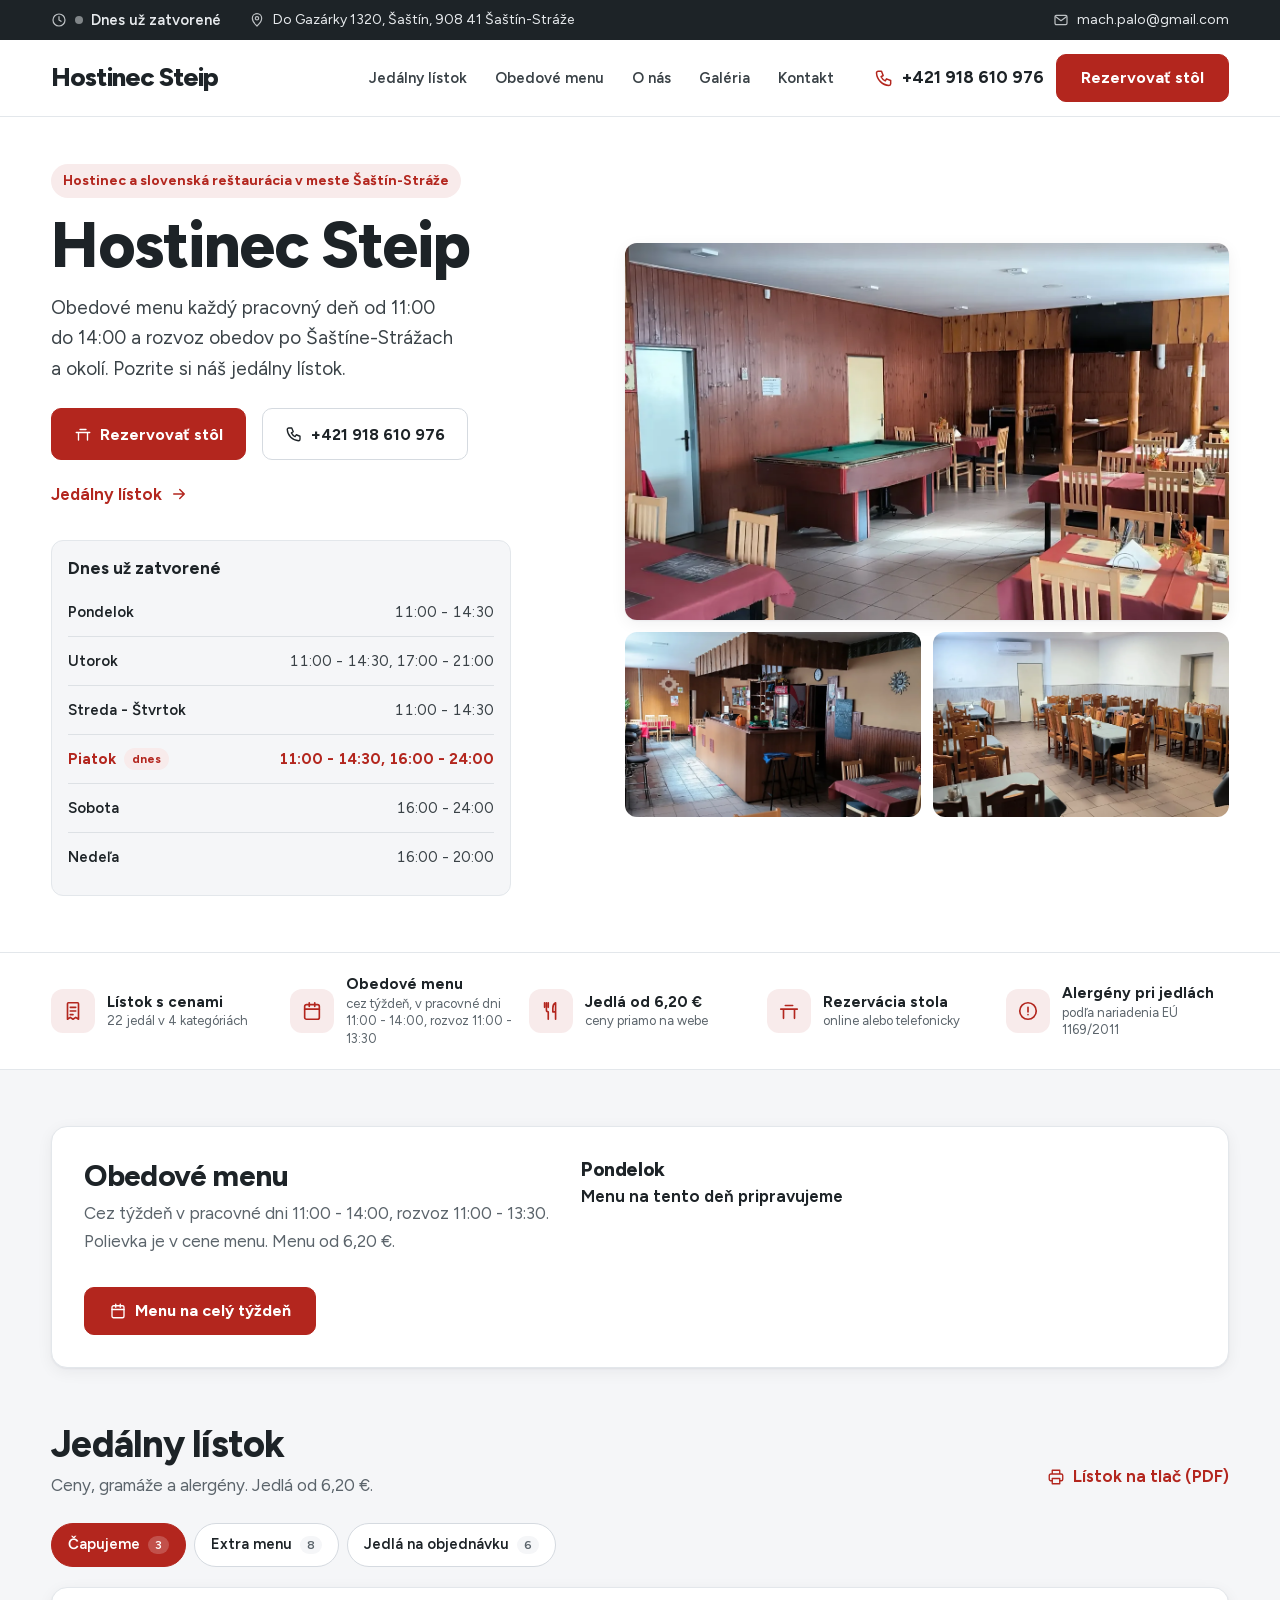
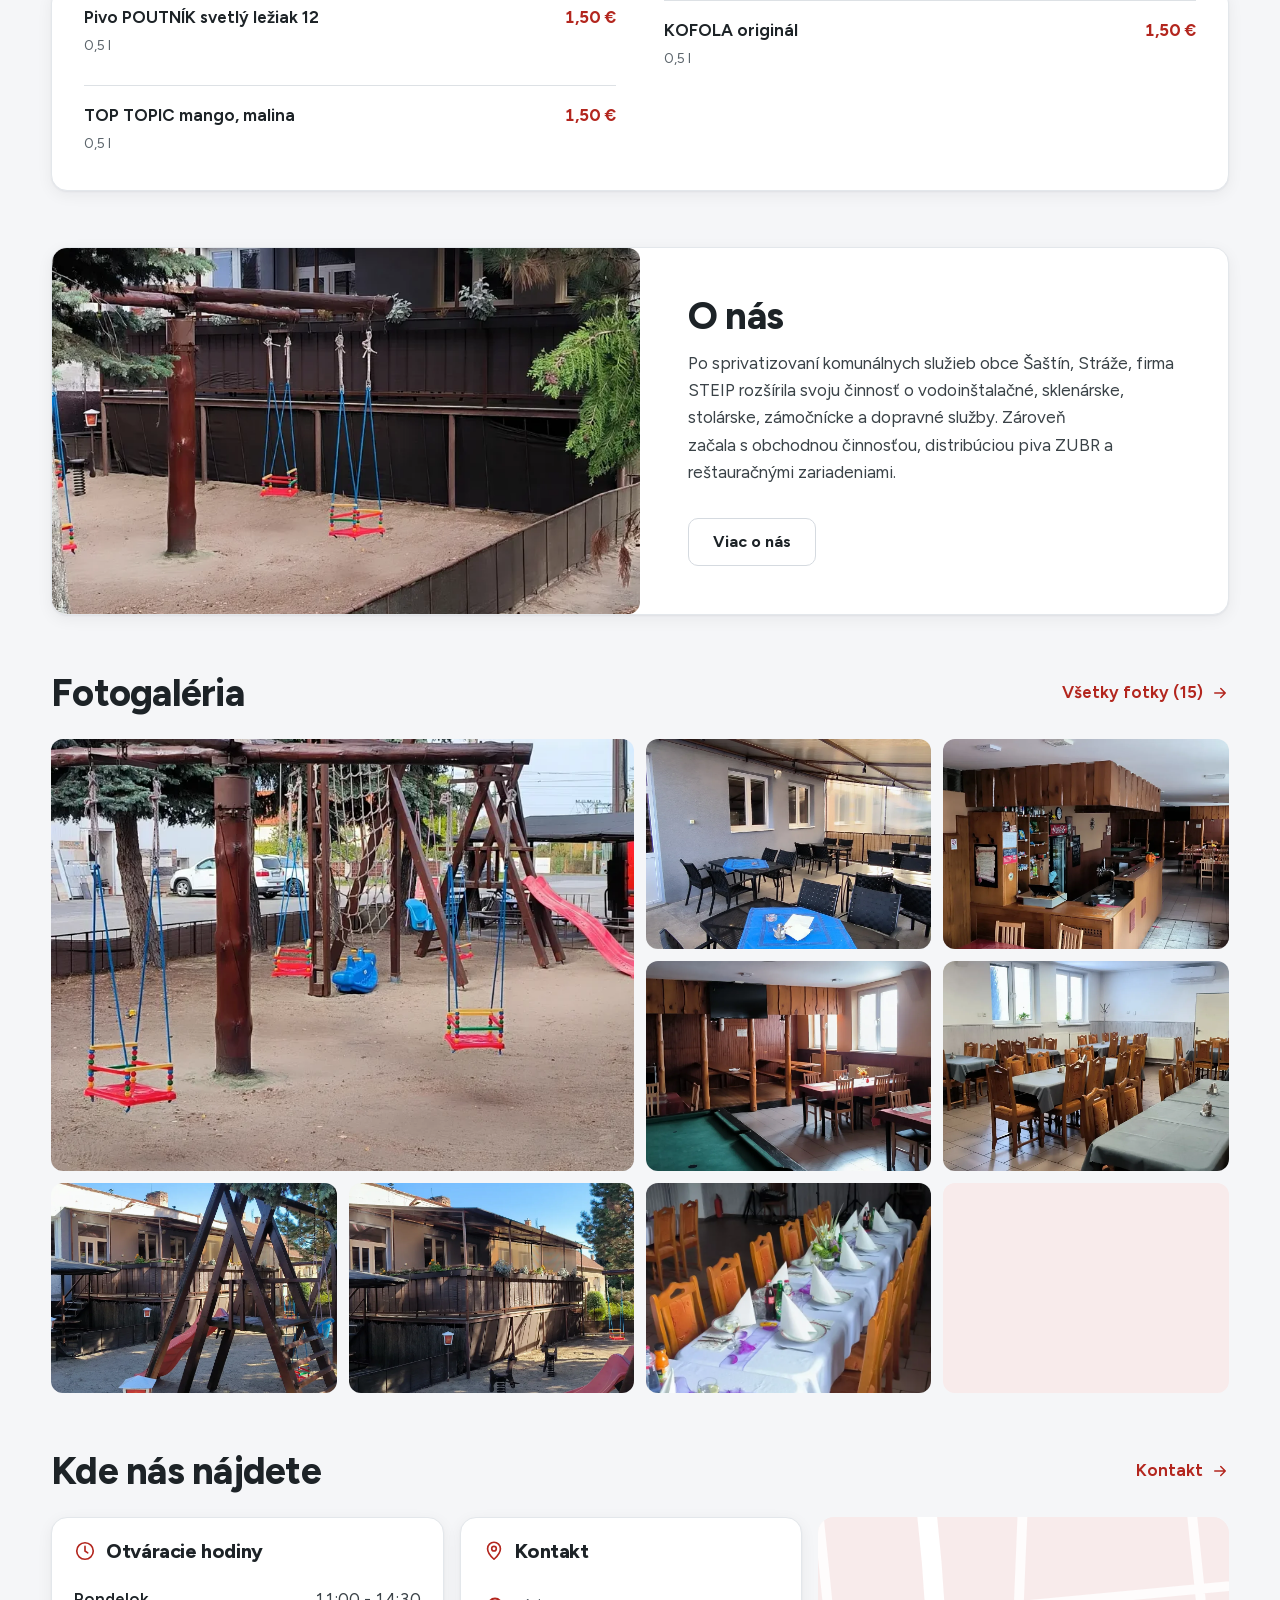
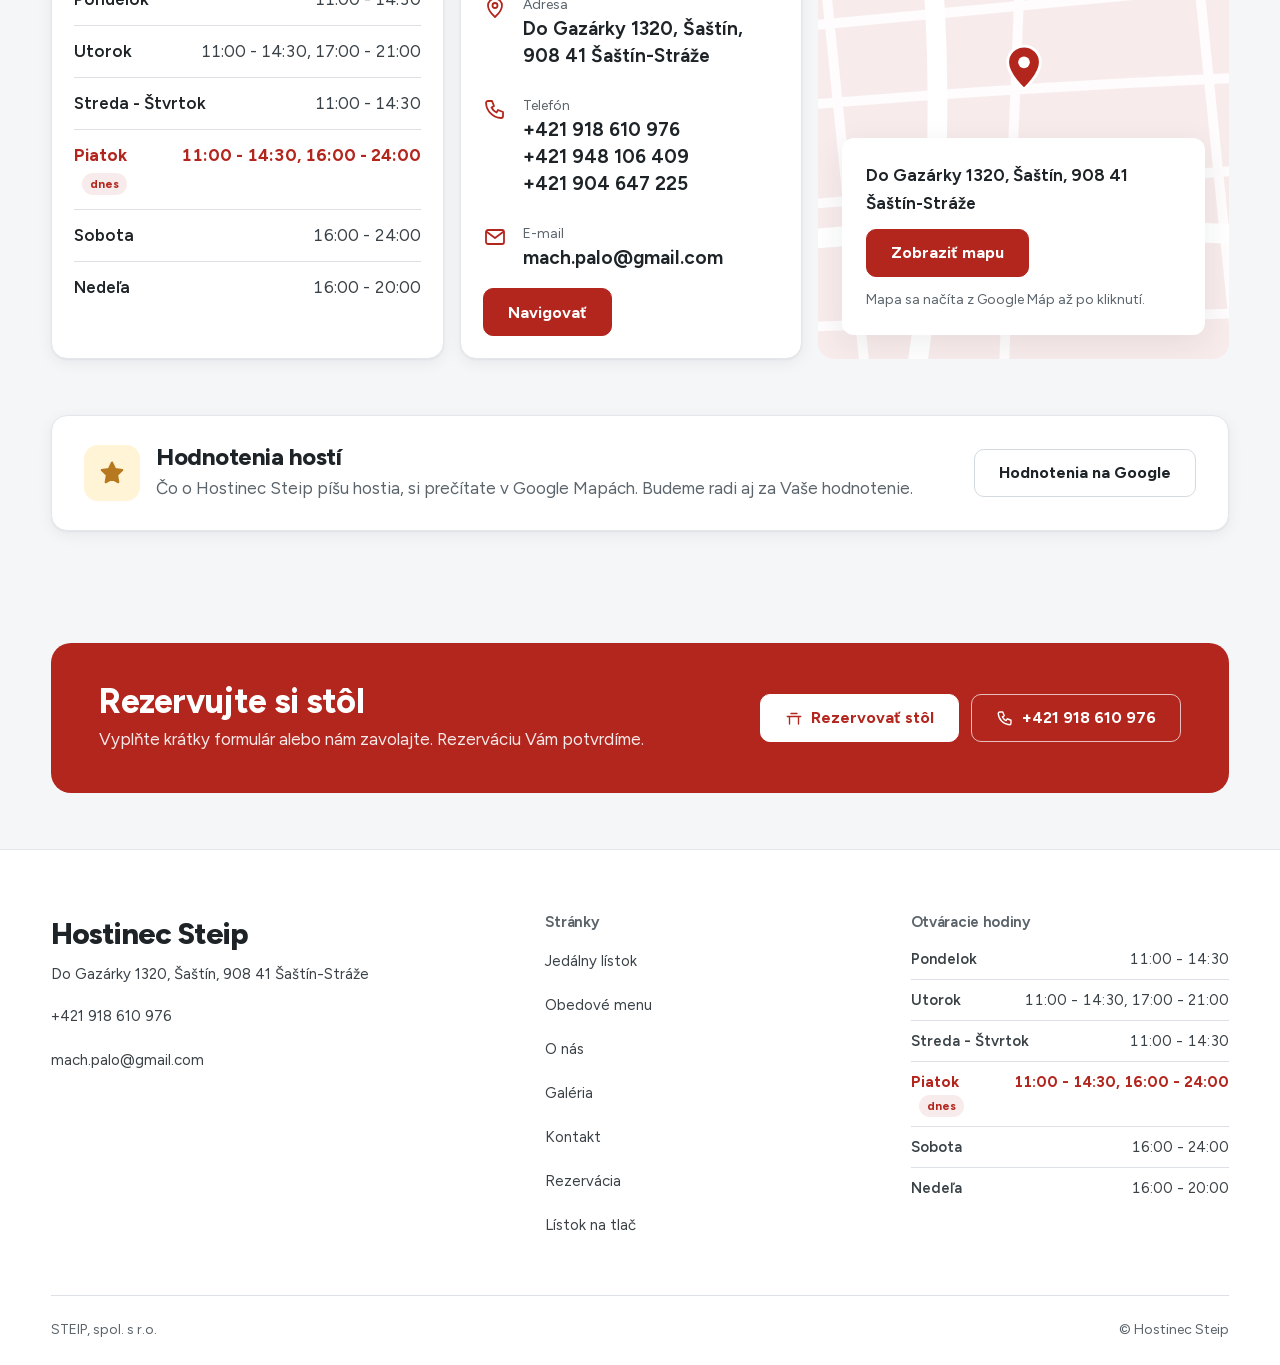
<file: index.html>
<!doctype html>
<html lang="sk">
<head>
<meta charset="utf-8">
<meta name="viewport" content="width=device-width, initial-scale=1">
<title>Hostinec Steip, hostinec a slovenská reštaurácia v meste Šaštín-Stráže</title>
<meta name="description" content="Hostinec Steip v meste Šaštín-Stráže: jedálny lístok s cenami, otváracie hodiny, rezervácia stola.">

<meta property="og:title" content="Hostinec Steip, hostinec a slovenská reštaurácia v meste Šaštín-Stráže">
<meta property="og:description" content="Hostinec Steip v meste Šaštín-Stráže: jedálny lístok s cenami, otváracie hodiny, rezervácia stola.">
<meta property="og:type" content="website">
<meta property="og:locale" content="sk_SK">
<meta name="theme-color" content="#F5F6F4">
<link rel="icon" href="data:image/svg+xml,%3Csvg xmlns='http://www.w3.org/2000/svg' viewBox='0 0 64 64'%3E%3Crect width='64' height='64' rx='16' fill='%233F6B51'/%3E%3Ctext x='32' y='44' font-family='Arial,sans-serif' font-weight='700' font-size='34' fill='white' text-anchor='middle'%3EH%3C/text%3E%3C/svg%3E">
<link rel="preload" href="assets/fonts/Figtree-latin.woff2" as="font" type="font/woff2" crossorigin>
<link rel="stylesheet" href="assets/fonty-kaviaren.css"><link rel="stylesheet" href="assets/kaviaren.css"><link rel="stylesheet" href="assets/portal.css">
<style>:root{--akcent:#B3261E;--akcent-text:#B3261E;--jemna:color-mix(in srgb,#B3261E 9%,#fff);--papier:#F5F6F8;--p-akcent:#B3261E}</style>
<script>document.documentElement.classList.add('js')</script>
</head>
<body class="p-portal">
<a class="k-skok" href="#obsah">Preskočiť na obsah</a><div class="p-info"><div class="k-obal p-info__in"><span class="p-info__stav"><svg viewBox="0 0 24 24" fill="none" stroke="currentColor" stroke-width="1.8" stroke-linecap="round" stroke-linejoin="round" aria-hidden="true"><circle cx="12" cy="12" r="9"/><path d="M12 7v5l3 2"/></svg><span class="k-stav" data-hodiny="[[&quot;Pondelok&quot;, &quot;11:00 - 14:30&quot;], [&quot;Utorok&quot;, &quot;11:00 - 14:30, 17:00 - 21:00&quot;], [&quot;Streda - Štvrtok&quot;, &quot;11:00 - 14:30&quot;], [&quot;Piatok&quot;, &quot;11:00 - 14:30, 16:00 - 24:00&quot;], [&quot;Sobota&quot;, &quot;16:00 - 24:00&quot;], [&quot;Nedeľa&quot;, &quot;16:00 - 20:00&quot;]]">Otváracie hodiny</span></span><a href="https://www.google.com/maps/search/?api=1&amp;query=Do Gazárky 1320, Šaštín, 908 41 Šaštín-Stráže" target="_blank" rel="noopener"><svg viewBox="0 0 24 24" fill="none" stroke="currentColor" stroke-width="1.8" stroke-linecap="round" stroke-linejoin="round" aria-hidden="true"><path d="M12 21s-7-6.2-7-11.5a7 7 0 0 1 14 0C19 14.8 12 21 12 21z"/><circle cx="12" cy="9.5" r="2.5"/></svg>Do Gazárky 1320, Šaštín, 908 41 Šaštín-Stráže</a><a class="p-info__mail" href="mailto:mach.palo@gmail.com"><svg viewBox="0 0 24 24" fill="none" stroke="currentColor" stroke-width="1.8" stroke-linecap="round" stroke-linejoin="round" aria-hidden="true"><rect x="3" y="5" width="18" height="14" rx="2"/><path d="m4 7 8 6 8-6"/></svg>mach.palo@gmail.com</a></div></div>
<header class="k-hlava p-hlava"><div class="k-hlava__in">
<a class="k-logo" href="./" style="--ld:4.18" aria-label="Hostinec Steip, úvod">Hostinec Steip</a>
<nav class="k-nav" id="k-nav" aria-label="Hlavná navigácia">
<ul><li><a href="jedalny-listok/">Jedálny lístok</a></li><li><a href="menu/">Obedové menu</a></li><li><a href="o-nas/">O nás</a></li><li><a href="galeria/">Galéria</a></li><li><a href="kontakt/">Kontakt</a></li></ul>
<a class="k-tlacidlo k-nav__rez" href="rezervacia/">Rezervovať stôl</a>
<div class="k-nav__extra"><a href="tel:+421918610976"><svg viewBox="0 0 24 24" fill="none" stroke="currentColor" stroke-width="1.8" stroke-linecap="round" stroke-linejoin="round" aria-hidden="true"><path d="M5 4h4l2 5-2.5 1.5a11 11 0 0 0 5 5L15 13l5 2v4a2 2 0 0 1-2 2A16 16 0 0 1 3 6a2 2 0 0 1 2-2"/></svg>+421 918 610 976</a><a href="https://www.google.com/maps/search/?api=1&amp;query=Do Gazárky 1320, Šaštín, 908 41 Šaštín-Stráže" target="_blank" rel="noopener"><svg viewBox="0 0 24 24" fill="none" stroke="currentColor" stroke-width="1.8" stroke-linecap="round" stroke-linejoin="round" aria-hidden="true"><path d="M12 21s-7-6.2-7-11.5a7 7 0 0 1 14 0C19 14.8 12 21 12 21z"/><circle cx="12" cy="9.5" r="2.5"/></svg>Do Gazárky 1320, Šaštín, 908 41 Šaštín-Stráže</a></div>
</nav>
<a class="p-hlava__tel" href="tel:+421918610976"><svg viewBox="0 0 24 24" fill="none" stroke="currentColor" stroke-width="1.8" stroke-linecap="round" stroke-linejoin="round" aria-hidden="true"><path d="M5 4h4l2 5-2.5 1.5a11 11 0 0 0 5 5L15 13l5 2v4a2 2 0 0 1-2 2A16 16 0 0 1 3 6a2 2 0 0 1 2-2"/></svg><span>+421 918 610 976</span></a>
<a class="k-tlacidlo p-hlava__rez" href="rezervacia/">Rezervovať stôl</a>
<button class="k-menu-tl" type="button" aria-expanded="false" aria-controls="k-nav"><span class="k-menu-tl__ik" aria-hidden="true"><i></i><i></i></span><span>Menu</span></button>
</div></header>
<main id="obsah">
<section class="p-uvod"><div class="k-obal p-uvod__in">
<div class="p-uvod__txt">
<p class="p-uvod__typ">Hostinec a slovenská reštaurácia v meste Šaštín-Stráže</p>
<h1 style="--d:4.09">Hostinec Steip</h1>
<p class="p-uvod__claim">Obedové menu každý pracovný deň od 11:00 do 14:00 a rozvoz obedov po Šaštíne-Strážach a okolí. Pozrite si náš jedálny lístok.</p>
<div class="p-uvod__akcie"><a class="k-tlacidlo" href="rezervacia/"><svg viewBox="0 0 24 24" fill="none" stroke="currentColor" stroke-width="1.8" stroke-linecap="round" stroke-linejoin="round" aria-hidden="true"><path d="M3 10h18M6 10v10M18 10v10M8 6h8"/></svg>Rezervovať stôl</a><a class="k-tlacidlo k-tlacidlo--obrys" href="tel:+421918610976"><svg viewBox="0 0 24 24" fill="none" stroke="currentColor" stroke-width="1.8" stroke-linecap="round" stroke-linejoin="round" aria-hidden="true"><path d="M5 4h4l2 5-2.5 1.5a11 11 0 0 0 5 5L15 13l5 2v4a2 2 0 0 1-2 2A16 16 0 0 1 3 6a2 2 0 0 1 2-2"/></svg>+421 918 610 976</a>
<a class="k-odkaz" href="jedalny-listok/">Jedálny lístok<svg viewBox="0 0 24 24" fill="none" stroke="currentColor" stroke-width="2" stroke-linecap="round" stroke-linejoin="round" aria-hidden="true"><path d="M5 12h14M13 6l6 6-6 6"/></svg></a></div>
<div class="p-uvod__dnes"><span class="p-dnes" data-p-dnes>Otváracie hodiny</span><dl class="k-hodiny p-uvod__hod" data-hodiny><div><dt>Pondelok</dt><dd>11:00 - 14:30</dd></div><div><dt>Utorok</dt><dd>11:00 - 14:30, 17:00 - 21:00</dd></div><div><dt>Streda - Štvrtok</dt><dd>11:00 - 14:30</dd></div><div><dt>Piatok</dt><dd>11:00 - 14:30, 16:00 - 24:00</dd></div><div><dt>Sobota</dt><dd>16:00 - 24:00</dd></div><div><dt>Nedeľa</dt><dd>16:00 - 20:00</dd></div></dl></div>
</div>
<div class="p-uvod__fotky"><div class="k-f p-uvod__foto"><img src="assets/foto/foto-20261015-145757.webp" alt="Hostinec Steip, Šaštín-Stráže" width="1620" height="810" fetchpriority=high decoding="async"></div><a class="p-uvod__mala" data-lightbox href="assets/foto/foto-20261015-145817.webp"><img src="assets/foto/foto-20261015-145817.webp" alt="Hostinec Steip, Šaštín-Stráže, fotka 2" width="1620" height="810" decoding="async"></a><a class="p-uvod__mala" data-lightbox href="assets/foto/foto-20261015-145920.webp"><img src="assets/foto/foto-20261015-145920.webp" alt="Hostinec Steip, Šaštín-Stráže, fotka 3" width="1620" height="810" decoding="async"></a></div>
</div></section><section class="p-vyhody" aria-label="Čo u nás nájdete"><div class="k-obal"><ul class="p-vyhody__rad p-vyhody__rad--5">
<li><span class="p-vyhody__ik"><svg viewBox="0 0 24 24" fill="none" stroke="currentColor" stroke-width="1.8" stroke-linecap="round" stroke-linejoin="round" aria-hidden="true"><path d="M7 3h10a1 1 0 0 1 1 1v17l-3-2-3 2-3-2-3 2V4a1 1 0 0 1 1-1z"/><path d="M9 8h6M9 12h6M9 16h3"/></svg></span><div><b>Lístok s cenami</b><span>22 jedál v 4 kategóriách</span></div></li><li><span class="p-vyhody__ik"><svg viewBox="0 0 24 24" fill="none" stroke="currentColor" stroke-width="1.8" stroke-linecap="round" stroke-linejoin="round" aria-hidden="true"><rect x="4" y="5" width="16" height="16" rx="2"/><path d="M4 10h16M9 3v4M15 3v4"/></svg></span><div><b>Obedové menu</b><span>cez týždeň, v pracovné dni 11:00 - 14:00, rozvoz 11:00 - 13:30</span></div></li><li><span class="p-vyhody__ik"><svg viewBox="0 0 24 24" fill="none" stroke="currentColor" stroke-width="1.8" stroke-linecap="round" stroke-linejoin="round" aria-hidden="true"><path d="M7 3v8a2 2 0 0 0 2 2v8M5 3v5M9 3v5M17 21V3c-2 1-3 3-3 6v4h3"/></svg></span><div><b>Jedlá od 6,20 €</b><span>ceny priamo na webe</span></div></li><li><span class="p-vyhody__ik"><svg viewBox="0 0 24 24" fill="none" stroke="currentColor" stroke-width="1.8" stroke-linecap="round" stroke-linejoin="round" aria-hidden="true"><path d="M3 10h18M6 10v10M18 10v10M8 6h8"/></svg></span><div><b>Rezervácia stola</b><span>online alebo telefonicky</span></div></li><li><span class="p-vyhody__ik"><svg viewBox="0 0 24 24" fill="none" stroke="currentColor" stroke-width="1.8" stroke-linecap="round" stroke-linejoin="round" aria-hidden="true"><circle cx="12" cy="12" r="9"/><path d="M12 8v5M12 16h.01"/></svg></span><div><b>Alergény pri jedlách</b><span>podľa nariadenia EÚ 1169/2011</span></div></li>
</ul></div></section><section class="k-sekcia p-sekcia" aria-labelledby="menu-h"><div class="k-obal"><div class="p-karta p-menu">
<div><h2 id="menu-h">Obedové menu</h2><p>Cez týždeň v pracovné dni 11:00 - 14:00, rozvoz 11:00 - 13:30. Polievka je v cene menu. Menu od 6,20 €.</p>
<div class="k-akcie"><a class="k-tlacidlo" href="menu/"><svg viewBox="0 0 24 24" fill="none" stroke="currentColor" stroke-width="1.8" stroke-linecap="round" stroke-linejoin="round" aria-hidden="true"><rect x="4" y="5" width="16" height="16" rx="2"/><path d="M4 10h16M9 3v4M15 3v4"/></svg>Menu na celý týždeň</a></div></div>
<div class="p-menu__den"><h3>Pondelok</h3><ul class="k-polozky"><li class="k-pol"><div class="k-pol__r"><span class="k-pol__n">Menu na tento deň pripravujeme</span><span class="k-pol__c"></span></div></li></ul></div>
</div></div></section><section class="k-sekcia p-sekcia" aria-labelledby="listok-h"><div class="k-obal">
<div class="p-hl"><div><h2 id="listok-h">Jedálny lístok</h2><p>Ceny, gramáže a alergény. Jedlá od 6,20 €.</p></div>
<a class="k-odkaz" href="jedalny-listok.pdf"><svg viewBox="0 0 24 24" fill="none" stroke="currentColor" stroke-width="1.8" stroke-linecap="round" stroke-linejoin="round" aria-hidden="true"><path d="M7 8V3h10v5M7 17H5a2 2 0 0 1-2-2v-5a2 2 0 0 1 2-2h14a2 2 0 0 1 2 2v5a2 2 0 0 1-2 2h-2"/><path d="M7 14h10v7H7z"/></svg>Lístok na tlač (PDF)</a></div>
<div class="p-tabs" data-p-tabs><div class="p-tabs__rad" role="group" aria-label="Kategórie"><button type="button" data-p-tab aria-selected="true">Čapujeme<span>3</span></button><button type="button" data-p-tab aria-selected="false">Extra menu<span>8</span></button><button type="button" data-p-tab aria-selected="false">Jedlá na objednávku<span>6</span></button></div>
<div class="p-tabs__karta"><div data-p-panel><ul class="k-polozky"><li class="k-pol"><div class="k-pol__r"><span class="k-pol__n">Pivo POUTNÍK svetlý ležiak 12</span><span class="k-pol__c">1,50 €</span></div><p class=k-pol__m>0,5 l</p></li><li class="k-pol"><div class="k-pol__r"><span class="k-pol__n">KOFOLA originál</span><span class="k-pol__c">1,50 €</span></div><p class=k-pol__m>0,5 l</p></li><li class="k-pol"><div class="k-pol__r"><span class="k-pol__n">TOP TOPIC mango, malina</span><span class="k-pol__c">1,50 €</span></div><p class=k-pol__m>0,5 l</p></li></ul></div><div data-p-panel hidden><ul class="k-polozky"><li class="k-pol"><div class="k-pol__r"><span class="k-pol__n">Vyprážané kuracie stripsy, zemiakové hranolky, omáčka</span><span class="k-pol__c">7,00 €</span></div><p class="k-pol__popis">Omáčka cesnaková, burgrová, barbeque alebo tatárska.</p><p class=k-pol__m>150 g · alergény <abbr title="Obilniny obsahujúce lepok, Vajcia, Mlieko">1, 3, 7</abbr></p></li><li class="k-pol"><div class="k-pol__r"><span class="k-pol__n">Zemiakové šúľance s makom</span><span class="k-pol__c">6,00 €</span></div><p class=k-pol__m>300 g · alergény <abbr title="Obilniny obsahujúce lepok, Mlieko">1, 7</abbr></p></li><li class="k-pol"><div class="k-pol__r"><span class="k-pol__n">Vyprážaný bravčový alebo kurací rezeň, zemiaky alebo ryža, šalát podľa dennej ponuky</span><span class="k-pol__c">7,20 €</span></div><p class=k-pol__m>150 g · alergény <abbr title="Obilniny obsahujúce lepok, Vajcia, Mlieko">1, 3, 7</abbr></p></li><li class="k-pol"><div class="k-pol__r"><span class="k-pol__n">Vyprážaný syr, zemiaky alebo zemiakové hranolky, tatárska omáčka</span><span class="k-pol__c">7,20 €</span></div><p class=k-pol__m>150 g · alergény <abbr title="Obilniny obsahujúce lepok, Vajcia, Mlieko">1, 3, 7</abbr></p></li><li class="k-pol"><div class="k-pol__r"><span class="k-pol__n">Vyprážaný hermelín, zemiaky alebo zemiakové hranolky, tatárska omáčka</span><span class="k-pol__c">6,80 €</span></div><p class=k-pol__m>130 g · alergény <abbr title="Obilniny obsahujúce lepok, Vajcia, Mlieko">1, 3, 7</abbr></p></li><li class="k-pol"><div class="k-pol__r"><span class="k-pol__n">Burger, zemiakové hranolky alebo zemiakové chipsy</span><span class="k-pol__c">7,50 €</span></div><p class="k-pol__popis">Hovädzie mäso, dressing, ľadový šalát, paradajka, cibuľa, syr, jalapeño paprika.</p><p class=k-pol__m>150 g · alergény <abbr title="Obilniny obsahujúce lepok, Mlieko">1, 7</abbr></p></li><li class="k-pol"><div class="k-pol__r"><span class="k-pol__n">Lokša s makom alebo s makom a slivkovým lekvárom</span><span class="k-pol__c">1,70 €</span></div><p class=k-pol__m>100 g · alergény <abbr title="Obilniny obsahujúce lepok">1</abbr></p></li><li class="k-pol"><div class="k-pol__r"><span class="k-pol__n">Pizza podľa dennej ponuky</span><span class="k-pol__c">7,50 €</span></div><p class="k-pol__popis">Hawai (syr, šunka, ananás), Americana (syr, šunka, kukurica), Salami (syr, saláma), Picante (syr, slanina, klobása, cibuľa, baranie rohy, chilli papričky), Quattro formaggi (eidam, hermelín, niva, parmezán).</p><p class=k-pol__m>450 g · alergény <abbr title="Obilniny obsahujúce lepok, Mlieko">1, 7</abbr></p></li></ul></div><div data-p-panel hidden><ul class="k-polozky"><li class="k-pol"><div class="k-pol__r"><span class="k-pol__n">Palacinka s džemom alebo s nutelou, šľahačkou a čokoládou</span><span class="k-pol__c">1,50 €</span></div><p class=k-pol__m>80 g · alergény <abbr title="Obilniny obsahujúce lepok, Vajcia, Mlieko, Orechy">1, 3, 7, 8</abbr></p></li><li class="k-pol"><div class="k-pol__r"><span class="k-pol__n">Grilovaný hermelín s brusnicami</span><span class="k-pol__c">6,80 €</span></div><p class=k-pol__m>120 g · alergény <abbr title="Mlieko">7</abbr></p></li><li class="k-pol"><div class="k-pol__r"><span class="k-pol__n">Grilovaný losos na masle</span><span class="k-pol__c">8,00 €</span></div><p class=k-pol__m>150 g · alergény <abbr title="Ryby, Mlieko">4, 7</abbr></p></li><li class="k-pol"><div class="k-pol__r"><span class="k-pol__n">Prírodný bravčový alebo kurací rezeň so syrom</span><span class="k-pol__c">7,50 €</span></div><p class=k-pol__m>150 g · alergény <abbr title="Mlieko">7</abbr></p></li><li class="k-pol"><div class="k-pol__r"><span class="k-pol__n">Vyprážaný kurací gordon blue</span><span class="k-pol__c">8,00 €</span></div><p class="k-pol__popis">Kuracie prsia, tehla syr, šunka.</p><p class=k-pol__m>200 g · alergény <abbr title="Obilniny obsahujúce lepok, Vajcia, Mlieko">1, 3, 7</abbr></p></li><li class="k-pol"><div class="k-pol__r"><span class="k-pol__n">Čiernohorský bravčový alebo kurací rezeň</span><span class="k-pol__c">8,00 €</span></div><p class=k-pol__m>200 g · alergény <abbr title="Obilniny obsahujúce lepok, Vajcia, Mlieko">1, 3, 7</abbr></p></li></ul></div></div></div>
</div></section><section class="k-sekcia p-sekcia" aria-labelledby="onas-h"><div class="k-obal"><div class="p-karta p-onas">
<div class="k-f p-onas__f"><img src="assets/foto/foto-20261015-124109.webp" alt="Hostinec Steip, interiér" width="810" height="1440" loading=lazy decoding="async"></div>
<div class="p-onas__txt"><h2 id="onas-h">O nás</h2><p>Po sprivatizovaní komunálnych služieb obce Šaštín, Stráže, firma STEIP rozšírila svoju činnosť o vodoinštalačné, sklenárske, stolárske, zámočnícke a dopravné služby. Zároveň začala s obchodnou činnosťou, distribúciou piva ZUBR a reštauračnými zariadeniami.</p>
<div class="k-akcie"><a class="k-tlacidlo k-tlacidlo--obrys" href="o-nas/">Viac o nás</a></div></div>
</div></div></section><section class="k-sekcia p-sekcia" aria-labelledby="gal-h"><div class="k-obal">
<div class="p-hl"><div><h2 id="gal-h">Fotogaléria</h2></div>
<a class="k-odkaz" href="galeria/">Všetky fotky (15)<svg viewBox="0 0 24 24" fill="none" stroke="currentColor" stroke-width="2" stroke-linecap="round" stroke-linejoin="round" aria-hidden="true"><path d="M5 12h14M13 6l6 6-6 6"/></svg></a></div>
<div class="p-mozaika p-mozaika--9" data-galeria><a class="p-mozaika__d" data-lightbox href="assets/foto/foto-20261015-124242.webp"><img src="assets/foto/foto-20261015-124242.webp" alt="Hostinec Steip, fotka 1" width="810" height="1440" decoding="async"></a><a class="p-mozaika__d" data-lightbox href="assets/foto/foto-20261015-124443.webp"><img src="assets/foto/foto-20261015-124443.webp" alt="Hostinec Steip, fotka 2" width="1620" height="810" decoding="async"></a><a class="p-mozaika__d" data-lightbox href="assets/foto/foto-20261015-145738.webp"><img src="assets/foto/foto-20261015-145738.webp" alt="Hostinec Steip, fotka 3" width="1620" height="810" decoding="async"></a><a class="p-mozaika__d" data-lightbox href="assets/foto/foto-20261015-145845.webp"><img src="assets/foto/foto-20261015-145845.webp" alt="Hostinec Steip, fotka 4" width="1620" height="810" decoding="async"></a><a class="p-mozaika__d" data-lightbox href="assets/foto/foto-20261015-145938.webp"><img src="assets/foto/foto-20261015-145938.webp" alt="Hostinec Steip, fotka 5" width="1620" height="810" decoding="async"></a><a class="p-mozaika__d" data-lightbox href="assets/foto/foto-20261016-145828.webp"><img src="assets/foto/foto-20261016-145828.webp" alt="Hostinec Steip, fotka 6" width="1620" height="810" decoding="async"></a><a class="p-mozaika__d" data-lightbox href="assets/foto/foto-20261016-145841.webp"><img src="assets/foto/foto-20261016-145841.webp" alt="Hostinec Steip, fotka 7" width="1620" height="810" decoding="async"></a><a class="p-mozaika__d" data-lightbox href="assets/foto/sala-oslavy-01.webp"><img src="assets/foto/sala-oslavy-01.webp" alt="Hostinec Steip, fotka 8" width="720" height="1280" decoding="async"></a><a class="p-mozaika__d" data-lightbox href="assets/foto/sala-oslavy-02.webp"><img src="assets/foto/sala-oslavy-02.webp" alt="Hostinec Steip, fotka 9" width="720" height="1280" decoding="async"></a></div>
</div></section><section class="k-sekcia p-sekcia" aria-labelledby="kde-h"><div class="k-obal">
<div class="p-hl"><div><h2 id="kde-h">Kde nás nájdete</h2></div>
<a class="k-odkaz" href="kontakt/">Kontakt<svg viewBox="0 0 24 24" fill="none" stroke="currentColor" stroke-width="2" stroke-linecap="round" stroke-linejoin="round" aria-hidden="true"><path d="M5 12h14M13 6l6 6-6 6"/></svg></a></div>
<div class="p-kde">
<div class="p-karta p-kde__hod"><h3><svg viewBox="0 0 24 24" fill="none" stroke="currentColor" stroke-width="1.8" stroke-linecap="round" stroke-linejoin="round" aria-hidden="true"><circle cx="12" cy="12" r="9"/><path d="M12 7v5l3 2"/></svg>Otváracie hodiny</h3><dl class="k-hodiny" data-hodiny><div><dt>Pondelok</dt><dd>11:00 - 14:30</dd></div><div><dt>Utorok</dt><dd>11:00 - 14:30, 17:00 - 21:00</dd></div><div><dt>Streda - Štvrtok</dt><dd>11:00 - 14:30</dd></div><div><dt>Piatok</dt><dd>11:00 - 14:30, 16:00 - 24:00</dd></div><div><dt>Sobota</dt><dd>16:00 - 24:00</dd></div><div><dt>Nedeľa</dt><dd>16:00 - 20:00</dd></div></dl></div>
<div class="p-karta p-kde__udaje"><h3><svg viewBox="0 0 24 24" fill="none" stroke="currentColor" stroke-width="1.8" stroke-linecap="round" stroke-linejoin="round" aria-hidden="true"><path d="M12 21s-7-6.2-7-11.5a7 7 0 0 1 14 0C19 14.8 12 21 12 21z"/><circle cx="12" cy="9.5" r="2.5"/></svg>Kontakt</h3><ul class="k-udaje"><li><svg viewBox="0 0 24 24" fill="none" stroke="currentColor" stroke-width="1.8" stroke-linecap="round" stroke-linejoin="round" aria-hidden="true"><path d="M12 21s-7-6.2-7-11.5a7 7 0 0 1 14 0C19 14.8 12 21 12 21z"/><circle cx="12" cy="9.5" r="2.5"/></svg><div><span>Adresa</span><a href="https://www.google.com/maps/search/?api=1&amp;query=Do Gazárky 1320, Šaštín, 908 41 Šaštín-Stráže" target="_blank" rel="noopener">Do Gazárky 1320, Šaštín, 908 41 Šaštín-Stráže</a></div></li><li><svg viewBox="0 0 24 24" fill="none" stroke="currentColor" stroke-width="1.8" stroke-linecap="round" stroke-linejoin="round" aria-hidden="true"><path d="M5 4h4l2 5-2.5 1.5a11 11 0 0 0 5 5L15 13l5 2v4a2 2 0 0 1-2 2A16 16 0 0 1 3 6a2 2 0 0 1 2-2"/></svg><div><span>Telefón</span><a href="tel:+421918610976">+421 918 610 976</a><br><a href="tel:+421948106409">+421 948 106 409</a><br><a href="tel:+421904647225">+421 904 647 225</a></div></li><li><svg viewBox="0 0 24 24" fill="none" stroke="currentColor" stroke-width="1.8" stroke-linecap="round" stroke-linejoin="round" aria-hidden="true"><rect x="3" y="5" width="18" height="14" rx="2"/><path d="m4 7 8 6 8-6"/></svg><div><span>E-mail</span><a href="mailto:mach.palo@gmail.com">mach.palo@gmail.com</a></div></li></ul>
<a class="k-tlacidlo" href="https://www.google.com/maps/search/?api=1&amp;query=Do Gazárky 1320, Šaštín, 908 41 Šaštín-Stráže" target="_blank" rel="noopener">Navigovať</a></div>
<div class="k-mapa p-mapa" data-mapa="https://maps.google.com/maps?q=Do%20Gaz%C3%A1rky%201320%2C%20%C5%A0a%C5%A1t%C3%ADn%2C%20908%2041%20%C5%A0a%C5%A1t%C3%ADn-Str%C3%A1%C5%BEe&amp;z=16&amp;output=embed">
<svg class="k-mapa__ulice" viewBox="0 0 600 450" preserveAspectRatio="xMidYMid slice" aria-hidden="true">
<path d="M-20 120 L620 60 M-20 300 L620 250 M-20 420 L620 400 M90 -20 L140 470 M300 -20 L280 470 M470 -20 L520 470 M-20 200 Q300 170 620 160" />
<path class="k-mapa__hlavna" d="M-20 340 Q250 300 620 330 M200 -20 Q230 220 190 470" /></svg>
<div class="k-mapa__pin"><svg viewBox="0 0 24 24" fill="none" stroke="currentColor" stroke-width="1.8" stroke-linecap="round" stroke-linejoin="round" aria-hidden="true"><path d="M12 21s-7-6.2-7-11.5a7 7 0 0 1 14 0C19 14.8 12 21 12 21z"/><circle cx="12" cy="9.5" r="2.5"/></svg></div>
<div class="k-mapa__stitok"><p>Do Gazárky 1320, Šaštín, 908 41 Šaštín-Stráže</p><button type="button" class="k-tlacidlo">Zobraziť mapu</button>
<span>Mapa sa načíta z Google Máp až po kliknutí.</span></div></div>
</div></div></section><section class="k-sekcia p-sekcia" aria-labelledby="hod-h"><div class="k-obal"><div class="p-karta p-recenzie">
<div class="p-recenzie__ik"><svg viewBox="0 0 24 24" fill="none" stroke="currentColor" stroke-width="1.8" stroke-linecap="round" stroke-linejoin="round" aria-hidden="true"><path d="m12 3 2.7 5.6 6.1.9-4.4 4.3 1 6.1L12 17l-5.4 2.9 1-6.1L3.2 9.5l6.1-.9z"/></svg></div>
<div><h2 id="hod-h">Hodnotenia hostí</h2><p>Čo o Hostinec Steip píšu hostia, si prečítate v Google Mapách. Budeme radi aj za Vaše hodnotenie.</p></div>
<a class="k-tlacidlo k-tlacidlo--obrys" href="https://www.google.com/maps/search/?api=1&amp;query=Hostinec%20Steip%20Do%20Gaz%C3%A1rky%201320%2C%20%C5%A0a%C5%A1t%C3%ADn%2C%20908%2041%20%C5%A0a%C5%A1t%C3%ADn-Str%C3%A1%C5%BEe" target="_blank" rel="noopener">Hodnotenia na Google</a>
</div></div></section><section class="k-sekcia p-cta" aria-labelledby="cta-h"><div class="k-obal"><div class="p-cta__in">
<div><h2 id="cta-h">Rezervujte si stôl</h2>
<p>Vyplňte krátky formulár alebo nám zavolajte. Rezerváciu Vám potvrdíme.</p></div>
<div class="p-cta__akcie"><a class="k-tlacidlo k-tlacidlo--biele" href="rezervacia/"><svg viewBox="0 0 24 24" fill="none" stroke="currentColor" stroke-width="1.8" stroke-linecap="round" stroke-linejoin="round" aria-hidden="true"><path d="M3 10h18M6 10v10M18 10v10M8 6h8"/></svg>Rezervovať stôl</a><a class="k-tlacidlo k-tlacidlo--obrys-biele" href="tel:+421918610976"><svg viewBox="0 0 24 24" fill="none" stroke="currentColor" stroke-width="1.8" stroke-linecap="round" stroke-linejoin="round" aria-hidden="true"><path d="M5 4h4l2 5-2.5 1.5a11 11 0 0 0 5 5L15 13l5 2v4a2 2 0 0 1-2 2A16 16 0 0 1 3 6a2 2 0 0 1 2-2"/></svg>+421 918 610 976</a></div>
</div></div></section>
</main>
<footer class="k-pata"><div class="k-obal k-pata__in">
<div class="k-pata__znacka"><a class="k-logo k-logo--pata" href="./" style="--ld:4.18" aria-label="Hostinec Steip, úvod">Hostinec Steip</a>
<p>Do Gazárky 1320, Šaštín, 908 41 Šaštín-Stráže</p>
<p class="k-pata__kontakt"><a href="tel:+421918610976">+421 918 610 976</a><a href="mailto:mach.palo@gmail.com">mach.palo@gmail.com</a></p></div>
<nav aria-label="Odkazy v pätičke"><h2>Stránky</h2><ul><li><a href="jedalny-listok/">Jedálny lístok</a></li><li><a href="menu/">Obedové menu</a></li><li><a href="o-nas/">O nás</a></li><li><a href="galeria/">Galéria</a></li><li><a href="kontakt/">Kontakt</a></li><li><a href="rezervacia/">Rezervácia</a></li><li><a href="jedalny-listok.pdf">Lístok na tlač</a></li></ul></nav>
<div><h2>Otváracie hodiny</h2><dl class="k-hodiny k-hodiny--pata" data-hodiny><div><dt>Pondelok</dt><dd>11:00 - 14:30</dd></div><div><dt>Utorok</dt><dd>11:00 - 14:30, 17:00 - 21:00</dd></div><div><dt>Streda - Štvrtok</dt><dd>11:00 - 14:30</dd></div><div><dt>Piatok</dt><dd>11:00 - 14:30, 16:00 - 24:00</dd></div><div><dt>Sobota</dt><dd>16:00 - 24:00</dd></div><div><dt>Nedeľa</dt><dd>16:00 - 20:00</dd></div></dl></div>
</div>
<div class="k-obal k-pata__spodok"><p>STEIP, spol. s r.o.</p><p>© Hostinec Steip</p></div>
</footer>
<nav class="p-spodok" aria-label="Rýchle akcie"><a class="p-spodok__tel" href="tel:+421918610976"><svg viewBox="0 0 24 24" fill="none" stroke="currentColor" stroke-width="1.8" stroke-linecap="round" stroke-linejoin="round" aria-hidden="true"><path d="M5 4h4l2 5-2.5 1.5a11 11 0 0 0 5 5L15 13l5 2v4a2 2 0 0 1-2 2A16 16 0 0 1 3 6a2 2 0 0 1 2-2"/></svg>Zavolať</a><a class="p-spodok__rez" href="rezervacia/"><svg viewBox="0 0 24 24" fill="none" stroke="currentColor" stroke-width="1.8" stroke-linecap="round" stroke-linejoin="round" aria-hidden="true"><path d="M3 10h18M6 10v10M18 10v10M8 6h8"/></svg>Rezervovať stôl</a></nav>
<script type="application/ld+json">{"@context": "https://schema.org", "@type": "Restaurant", "name": "Hostinec Steip", "telephone": "+421 918 610 976", "email": "mach.palo@gmail.com", "servesCuisine": "Hostinec, slovenská kuchyňa", "acceptsReservations": true, "address": {"@type": "PostalAddress", "streetAddress": "Do Gazárky 1320, Šaštín, 908 41 Šaštín-Stráže", "addressCountry": "SK"}, "priceRange": "od 6,20 €", "openingHours": ["Pondelok 11:00 - 14:30", "Utorok 11:00 - 14:30, 17:00 - 21:00", "Streda - Štvrtok 11:00 - 14:30", "Piatok 11:00 - 14:30, 16:00 - 24:00", "Sobota 16:00 - 24:00", "Nedeľa 16:00 - 20:00"], "hasMenu": {"@type": "Menu", "name": "Jedálny lístok", "hasMenuSection": [{"@type": "MenuSection", "name": "Čapujeme", "hasMenuItem": [{"@type": "MenuItem", "name": "Pivo POUTNÍK svetlý ležiak 12", "offers": {"@type": "Offer", "price": "1.50", "priceCurrency": "EUR"}}, {"@type": "MenuItem", "name": "KOFOLA originál", "offers": {"@type": "Offer", "price": "1.50", "priceCurrency": "EUR"}}, {"@type": "MenuItem", "name": "TOP TOPIC mango, malina", "offers": {"@type": "Offer", "price": "1.50", "priceCurrency": "EUR"}}]}, {"@type": "MenuSection", "name": "Extra menu", "hasMenuItem": [{"@type": "MenuItem", "name": "Vyprážané kuracie stripsy, zemiakové hranolky, omáčka", "description": "Omáčka cesnaková, burgrová, barbeque alebo tatárska.", "offers": {"@type": "Offer", "price": "7.00", "priceCurrency": "EUR"}}, {"@type": "MenuItem", "name": "Zemiakové šúľance s makom", "offers": {"@type": "Offer", "price": "6.00", "priceCurrency": "EUR"}}, {"@type": "MenuItem", "name": "Vyprážaný bravčový alebo kurací rezeň, zemiaky alebo ryža, šalát podľa dennej ponuky", "offers": {"@type": "Offer", "price": "7.20", "priceCurrency": "EUR"}}, {"@type": "MenuItem", "name": "Vyprážaný syr, zemiaky alebo zemiakové hranolky, tatárska omáčka", "offers": {"@type": "Offer", "price": "7.20", "priceCurrency": "EUR"}}, {"@type": "MenuItem", "name": "Vyprážaný hermelín, zemiaky alebo zemiakové hranolky, tatárska omáčka", "offers": {"@type": "Offer", "price": "6.80", "priceCurrency": "EUR"}}, {"@type": "MenuItem", "name": "Burger, zemiakové hranolky alebo zemiakové chipsy", "description": "Hovädzie mäso, dressing, ľadový šalát, paradajka, cibuľa, syr, jalapeño paprika.", "offers": {"@type": "Offer", "price": "7.50", "priceCurrency": "EUR"}}, {"@type": "MenuItem", "name": "Lokša s makom alebo s makom a slivkovým lekvárom", "offers": {"@type": "Offer", "price": "1.70", "priceCurrency": "EUR"}}, {"@type": "MenuItem", "name": "Pizza podľa dennej ponuky", "description": "Hawai (syr, šunka, ananás), Americana (syr, šunka, kukurica), Salami (syr, saláma), Picante (syr, slanina, klobása, cibuľa, baranie rohy, chilli papričky), Quattro formaggi (eidam, hermelín, niva, parmezán).", "offers": {"@type": "Offer", "price": "7.50", "priceCurrency": "EUR"}}]}, {"@type": "MenuSection", "name": "Jedlá na objednávku", "hasMenuItem": [{"@type": "MenuItem", "name": "Palacinka s džemom alebo s nutelou, šľahačkou a čokoládou", "offers": {"@type": "Offer", "price": "1.50", "priceCurrency": "EUR"}}, {"@type": "MenuItem", "name": "Grilovaný hermelín s brusnicami", "offers": {"@type": "Offer", "price": "6.80", "priceCurrency": "EUR"}}, {"@type": "MenuItem", "name": "Grilovaný losos na masle", "offers": {"@type": "Offer", "price": "8.00", "priceCurrency": "EUR"}}, {"@type": "MenuItem", "name": "Prírodný bravčový alebo kurací rezeň so syrom", "offers": {"@type": "Offer", "price": "7.50", "priceCurrency": "EUR"}}, {"@type": "MenuItem", "name": "Vyprážaný kurací gordon blue", "description": "Kuracie prsia, tehla syr, šunka.", "offers": {"@type": "Offer", "price": "8.00", "priceCurrency": "EUR"}}, {"@type": "MenuItem", "name": "Čiernohorský bravčový alebo kurací rezeň", "offers": {"@type": "Offer", "price": "8.00", "priceCurrency": "EUR"}}]}, {"@type": "MenuSection", "name": "Rozvoz jedál", "hasMenuItem": [{"@type": "MenuItem", "name": "Šaštín-Stráže", "offers": {"@type": "Offer", "price": "", "priceCurrency": "EUR"}}, {"@type": "MenuItem", "name": "Dovoz mimo Šaštín-Stráže", "offers": {"@type": "Offer", "price": "0.50", "priceCurrency": "EUR"}}, {"@type": "MenuItem", "name": "Borský Mikuláš, Dojč, Štefanov", "description": "Treba objednať do 10.00 hod., po 10.00 hod. účtujeme 1,00 €.", "offers": {"@type": "Offer", "price": "", "priceCurrency": "EUR"}}, {"@type": "MenuItem", "name": "Smolinské, Čáry, Kuklov, Borský sv. Jur", "description": "Treba objednať do 11.00 hod., po 11.00 hod. 1,00 €.", "offers": {"@type": "Offer", "price": "", "priceCurrency": "EUR"}}, {"@type": "MenuItem", "name": "Objednávky prijímame od 7.00 do 13.00 hod.", "description": "Tel. č. 0918 610 976, 0948 106 409", "offers": {"@type": "Offer", "price": "", "priceCurrency": "EUR"}}]}, {"@type": "MenuSection", "name": "Denné menu, Pondelok", "hasMenuItem": [{"@type": "MenuItem", "name": "Menu na tento deň pripravujeme", "offers": {"@type": "Offer", "price": "", "priceCurrency": "EUR"}}]}, {"@type": "MenuSection", "name": "Denné menu, Utorok", "hasMenuItem": [{"@type": "MenuItem", "name": "Menu na tento deň pripravujeme", "offers": {"@type": "Offer", "price": "", "priceCurrency": "EUR"}}]}, {"@type": "MenuSection", "name": "Denné menu, Streda", "hasMenuItem": [{"@type": "MenuItem", "name": "Menu na tento deň pripravujeme", "offers": {"@type": "Offer", "price": "", "priceCurrency": "EUR"}}]}, {"@type": "MenuSection", "name": "Denné menu, Štvrtok", "hasMenuItem": [{"@type": "MenuItem", "name": "Menu na tento deň pripravujeme", "offers": {"@type": "Offer", "price": "", "priceCurrency": "EUR"}}]}, {"@type": "MenuSection", "name": "Denné menu, Piatok", "hasMenuItem": [{"@type": "MenuItem", "name": "Menu na tento deň pripravujeme", "offers": {"@type": "Offer", "price": "", "priceCurrency": "EUR"}}]}]}, "url": "https://steip.sk/"}</script>
<script src="assets/restauracia.js" defer></script>
<script>
(function(){
  var D=document, R=D.documentElement, hl=D.querySelector('.k-hlava');
  function miera(){ if(hl) R.style.setProperty('--k-hlava', hl.offsetHeight+'px');
    var u=D.getElementById('wh-ukazka'); R.style.setProperty('--k-pas', (u?u.offsetHeight:0)+'px'); }
  miera(); D.addEventListener('DOMContentLoaded', miera); addEventListener('load', miera); addEventListener('resize', miera);

  /* mobilné menu: Esc zatvorí, Tab ostane v paneli */
  var tl=D.querySelector('.k-menu-tl'), nav=D.getElementById('k-nav');
  function otvorene(){ return hl && hl.classList.contains('otvorene'); }
  function zavri(fokus){ if(!otvorene()) return; hl.classList.remove('otvorene'); tl.setAttribute('aria-expanded','false');
    R.classList.remove('k-zamok'); nav.style.height=''; if(fokus) tl.focus(); }
  if(tl && nav){
    tl.addEventListener('click', function(){
      if(otvorene()) return zavri();
      hl.classList.add('otvorene'); tl.setAttribute('aria-expanded','true'); R.classList.add('k-zamok');
      nav.style.height=Math.max(240, innerHeight-hl.getBoundingClientRect().bottom)+'px';
      var a=nav.querySelector('a'); if(a) a.focus();
    });
    D.addEventListener('keydown', function(ev){
      if(!otvorene()) return;
      if(ev.key==='Escape'){ ev.preventDefault(); zavri(true); return; }
      if(ev.key==='Tab'){ var f=[tl].concat([].slice.call(nav.querySelectorAll('a'))), i=f.indexOf(D.activeElement);
        if(ev.shiftKey && i===0){ ev.preventDefault(); f[f.length-1].focus(); }
        else if(!ev.shiftKey && i===f.length-1){ ev.preventDefault(); f[0].focus(); } }
    });
    nav.addEventListener('click', function(ev){ if(ev.target.closest && ev.target.closest('a')) zavri(); });
    var mq=matchMedia('(min-width: 1080px)'); var zm=function(m){ if(m.matches) zavri(); };
    if(mq.addEventListener) mq.addEventListener('change', zm); else if(mq.addListener) mq.addListener(zm);
  }

  var d=new Date().getDay();
  /* obedové menu: záložky dní, dnešok sa vyberie sám */
  [].forEach.call(D.querySelectorAll('[role=tablist]'),function(zoz){
    var tabs=[].slice.call(zoz.querySelectorAll('[role=tab]'));
    function ukaz(k){tabs.forEach(function(t,j){t.setAttribute('aria-selected',j===k);t.tabIndex=j===k?0:-1;
      D.getElementById(t.getAttribute('aria-controls')).hidden=j!==k;});}
    tabs.forEach(function(t,j){t.addEventListener('click',function(){ukaz(j)});
      t.addEventListener('keydown',function(ev){var n=ev.key==='ArrowRight'?1:ev.key==='ArrowLeft'?-1:0;
        if(n){var k=(j+n+tabs.length)%tabs.length;ukaz(k);tabs[k].focus();}});});
    var k=d>=1&&d<=5?d-1:0; if(tabs.length)ukaz(Math.min(k,tabs.length-1));
  });
  [].forEach.call(D.querySelectorAll('[data-den]'),function(el){if(d>=1&&d<=5&&+el.dataset.den===d-1)el.classList.add('k-den--dnes')});

  /* „Dnes otvorené do …“: len keď sa dajú prečítať všetky riadky hodín, inak ostane pôvodný text */
  var st=D.querySelector('.k-stav');
  if(st){try{
    var H=JSON.parse(st.dataset.hodiny||'[]'), DN=['ned','pon','uto','str','štv','pia','sob'], naj=null, zle=!H.length;
    var t=new Date(), m=t.getHours()*60+t.getMinutes();
    H.forEach(function(r){
      var c=String(r[1]).match(/(\d{1,2})[:.](\d{2})\s*[-–]\s*(\d{1,2})[:.](\d{2})/);
      var dni=String(r[0]).toLowerCase().split(/\s*[-–]\s*|\s+až\s+/).map(function(x){return DN.indexOf(x.trim().slice(0,3))});
      if(/denne|každý deň/.test(String(r[0]).toLowerCase())) dni=[1,0];
      if(!c||dni.some(function(x){return x<0})){ zle=true; return; }
      var ok=dni.length>1?(dni[0]<=dni[1]?d>=dni[0]&&d<=dni[1]:d>=dni[0]||d<=dni[1]):d===dni[0];
      if(ok) naj=[+c[1]*60+ +c[2], +c[3]*60+ +c[4], c[1]+':'+c[2], c[3]+':'+c[4]];
    });
    if(!zle){
      if(!naj) st.textContent='Dnes zatvorené';
      else { var z=naj[1]<=naj[0]?naj[1]+1440:naj[1];
        if(m>=naj[0]&&m<z){ st.textContent='Dnes otvorené do '+naj[3]; st.classList.add('k-stav--otvorene'); }
        else if(m<naj[0]) st.textContent='Dnes otvárame o '+naj[2];
        else st.textContent='Dnes už zatvorené'; }
    }
  }catch(err){}}

  /* lístok: aktívna kategória v páse kategórií */
  var pas=D.querySelector('.k-kat-nav__in');
  if(pas && 'IntersectionObserver' in window){
    var ch=[].slice.call(pas.querySelectorAll('a')), mapa={};
    ch.forEach(function(a){ mapa[a.getAttribute('href').slice(1)]=a; });
    var io2=new IntersectionObserver(function(z){ z.forEach(function(x){ if(!x.isIntersecting) return; var a=mapa[x.target.id]; if(!a) return;
      ch.forEach(function(c){ c.removeAttribute('aria-current'); }); a.setAttribute('aria-current','true');
      pas.scrollLeft=a.offsetLeft-pas.clientWidth/2+a.offsetWidth/2; }); }, {rootMargin:'-35% 0px -60% 0px'});
    ch.forEach(function(a){ var s=D.getElementById(a.getAttribute('href').slice(1)); if(s) io2.observe(s); });
  }

  /* jemné odhalenie pri scrolle */
  var od=D.querySelectorAll('.odhal');
  if('IntersectionObserver' in window){var io=new IntersectionObserver(function(z){z.forEach(function(x){if(x.isIntersecting){x.target.classList.add('videt');io.unobserve(x.target)}})},{rootMargin:'0px 0px -6% 0px'});
    [].forEach.call(od,function(el){io.observe(el)});}
  else [].forEach.call(od,function(el){el.classList.add('videt')});
})();
</script>
<script>
(function(){
  /* záložky kategórií lístka na domove */
  [].forEach.call(document.querySelectorAll('[data-p-tabs]'),function(box){
    var t=[].slice.call(box.querySelectorAll('[data-p-tab]')),pan=[].slice.call(box.querySelectorAll('[data-p-panel]'));
    function ukaz(i){t.forEach(function(b,j){b.setAttribute('aria-selected',j===i)});pan.forEach(function(x,j){x.hidden=j!==i});}
    t.forEach(function(b,i){b.addEventListener('click',function(){ukaz(i)})});
  });
  /* „Dnes otvorené“ aj v karte úvodu: skopíruje stav z informačného pásu */
  var st=document.querySelector('.p-info .k-stav'),k=document.querySelector('[data-p-dnes]');
  if(st&&k) k.textContent=st.textContent;
  if(st&&st.classList.contains('k-stav--otvorene')&&k) k.classList.add('p-dnes--otvorene');
})();
</script>
<script src="assets/menu-zive.js" data-api="https://webhunter-menu-api.prodej-bytu-3-1-70-m2-172175436.workers.dev" data-site="hostinec-steip-sme14846" data-sablona="portal" data-strana="domov" data-tyzden="tento týždeň" data-cas="v pracovné dni 11:00 – 14:00, rozvoz 11:00 – 13:30" data-koren="" data-akcent="#1d1f22" defer></script>
</body></html>
</file>
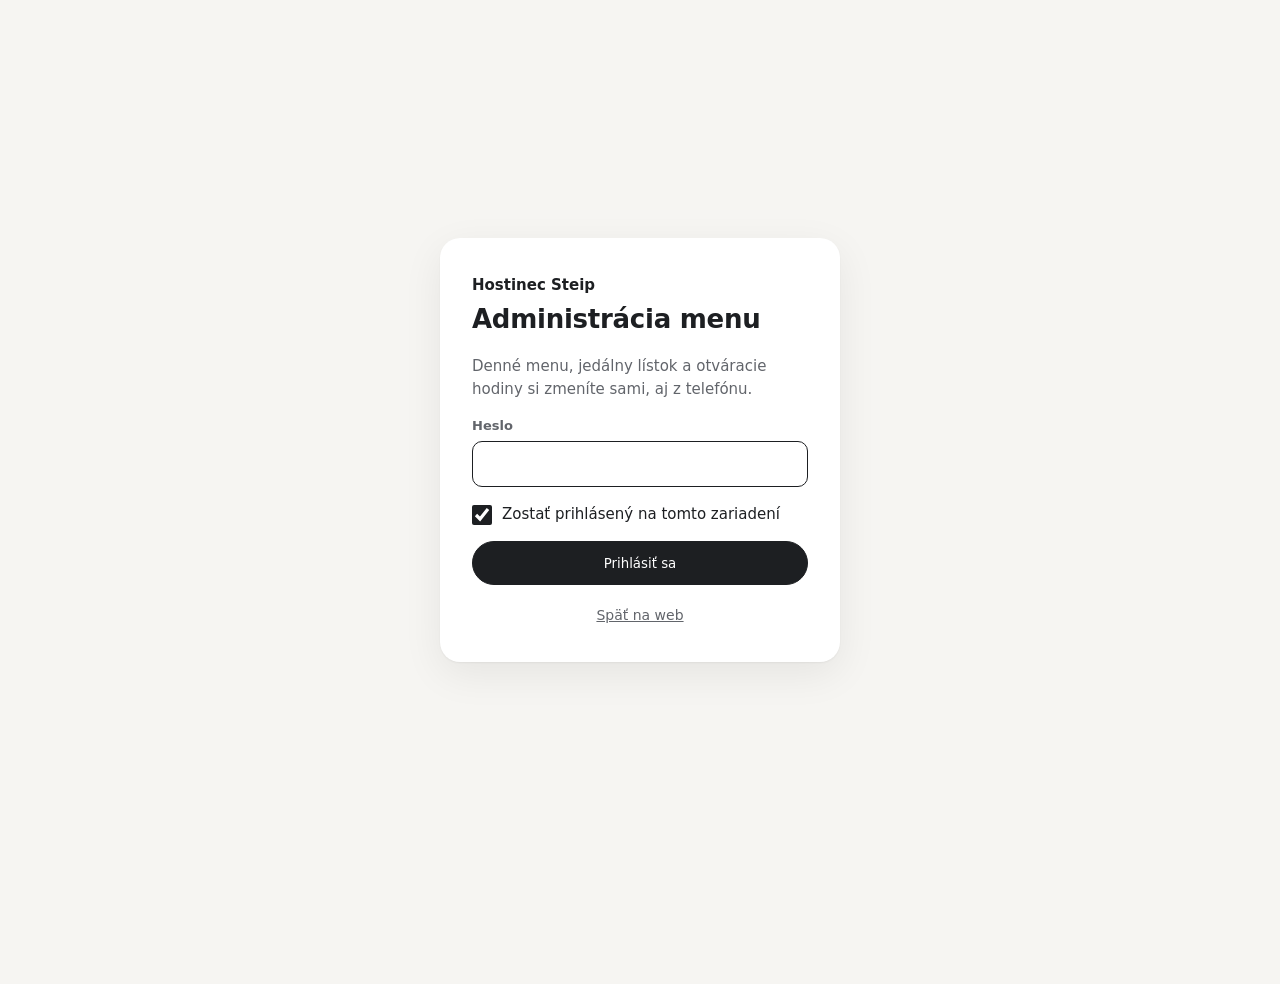
<file: admin/index.html>
<!doctype html>
<html lang="sk"><head>
<meta charset="utf-8"><meta name="viewport" content="width=device-width, initial-scale=1, viewport-fit=cover">
<meta name="robots" content="noindex, nofollow"><meta name="referrer" content="no-referrer">
<title>Administrácia | Hostinec Steip</title>
<meta name="theme-color" content="#f6f5f2">
<link rel="stylesheet" href="../assets/admin.css">
<style>:root{--mz-akcent:#1d1f22}</style>
</head><body class="mz" data-api="https://webhunter-menu-api.prodej-bytu-3-1-70-m2-172175436.workers.dev" data-site="hostinec-steip-sme14846" data-nazov="Hostinec Steip">
<noscript><p class="mz-noscript">Administrácia potrebuje zapnutý JavaScript.</p></noscript>
<section class="mz-login" id="login" hidden>
  <form class="mz-login__karta" id="login-form" novalidate>
    <p class="mz-login__web">Hostinec Steip</p>
    <h1>Administrácia menu</h1>
    <p class="mz-tichy">Denné menu, jedálny lístok a otváracie hodiny si zmeníte sami, aj z telefónu.</p>
    <label class="mz-pole"><span>Heslo</span>
      <input type="password" id="heslo" name="heslo" autocomplete="current-password" required></label>
    <label class="mz-check"><input type="checkbox" id="zapamatat" checked><span>Zostať prihlásený na tomto zariadení</span></label>
    <p class="mz-chyba" id="login-chyba" role="alert" hidden></p>
    <button class="mz-tl mz-tl--plne mz-tl--siroke" type="submit" id="login-tl">Prihlásiť sa</button>
    <a class="mz-tichy mz-spat" href="../">Späť na web</a>
  </form>
</section>
<div class="mz-app" id="app" hidden>
  <header class="mz-hlavicka">
    <div class="mz-hlavicka__in"><span class="mz-hlavicka__nazov">Hostinec Steip</span>
      <a class="mz-tl mz-tl--maly" href="../" id="na-web">Web</a>
      <button class="mz-tl mz-tl--maly" type="button" id="odhlasit">Odhlásiť</button></div>
    <div class="mz-taby" role="tablist" aria-label="Čo upraviť">
      <button role="tab" type="button" id="tab-menu" aria-controls="panel-menu" aria-selected="true">Denné menu</button>
      <button role="tab" type="button" id="tab-listok" aria-controls="panel-listok" aria-selected="false" tabindex="-1">Jedálny lístok</button>
      <button role="tab" type="button" id="tab-hodiny" aria-controls="panel-hodiny" aria-selected="false" tabindex="-1">Otváracie hodiny</button>
    </div>
  </header>
  <main class="mz-obsah">
    <p class="mz-chyba mz-chyba--blok" id="nacitanie-chyba" role="alert" hidden></p>
    <section id="panel-menu" role="tabpanel" aria-labelledby="tab-menu"></section>
    <section id="panel-listok" role="tabpanel" aria-labelledby="tab-listok" hidden></section>
    <section id="panel-hodiny" role="tabpanel" aria-labelledby="tab-hodiny" hidden></section>
  </main>
  <div class="mz-lista">
    <span class="mz-lista__stav" id="stav" aria-live="polite"></span>
    <button class="mz-tl mz-tl--plne" type="button" id="ulozit" disabled>Uložiť</button>
  </div>
  <div class="mz-toast" id="toast" role="status" hidden></div>
</div>
<script type="application/json" id="mz-povodne">{"tyzden": "tento týždeň", "cas": "v pracovné dni 11:00 – 14:00, rozvoz 11:00 – 13:30", "dni": [{"den": "Pondelok", "polievka": [], "jedla": [{"nazov": "Menu na tento deň pripravujeme", "mnozstvo": "", "cena": "", "alergeny": ""}]}, {"den": "Utorok", "polievka": [], "jedla": [{"nazov": "Menu na tento deň pripravujeme", "mnozstvo": "", "cena": "", "alergeny": ""}]}, {"den": "Streda", "polievka": [], "jedla": [{"nazov": "Menu na tento deň pripravujeme", "mnozstvo": "", "cena": "", "alergeny": ""}]}, {"den": "Štvrtok", "polievka": [], "jedla": [{"nazov": "Menu na tento deň pripravujeme", "mnozstvo": "", "cena": "", "alergeny": ""}]}, {"den": "Piatok", "polievka": [], "jedla": [{"nazov": "Menu na tento deň pripravujeme", "mnozstvo": "", "cena": "", "alergeny": ""}]}], "hodiny": [["Pondelok", "11:00 – 14:30"], ["Utorok", "11:00 – 14:30, 17:00 – 21:00"], ["Streda – Štvrtok", "11:00 – 14:30"], ["Piatok", "11:00 – 14:30, 16:00 – 24:00"], ["Sobota", "16:00 – 24:00"], ["Nedeľa", "16:00 – 20:00"]]}</script>
<script src="../assets/admin.js" defer></script>
</body></html>
</file>
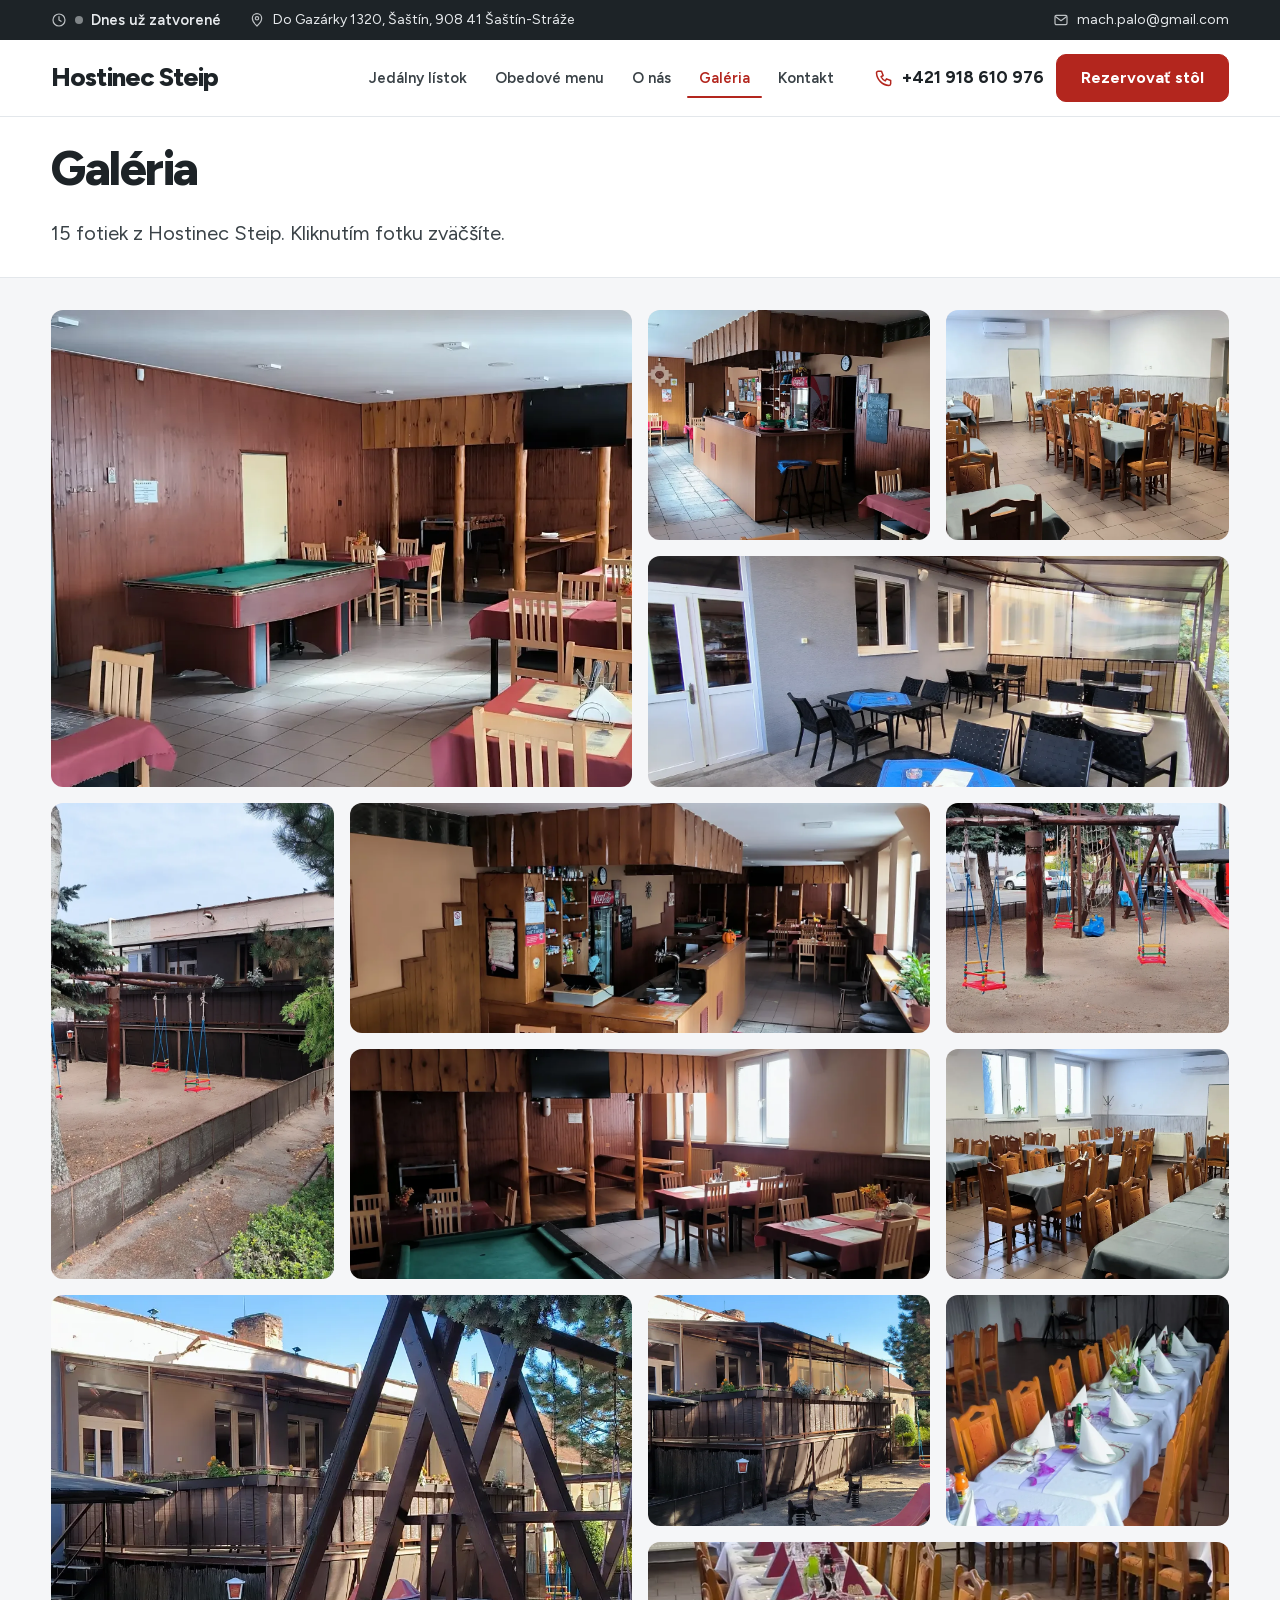
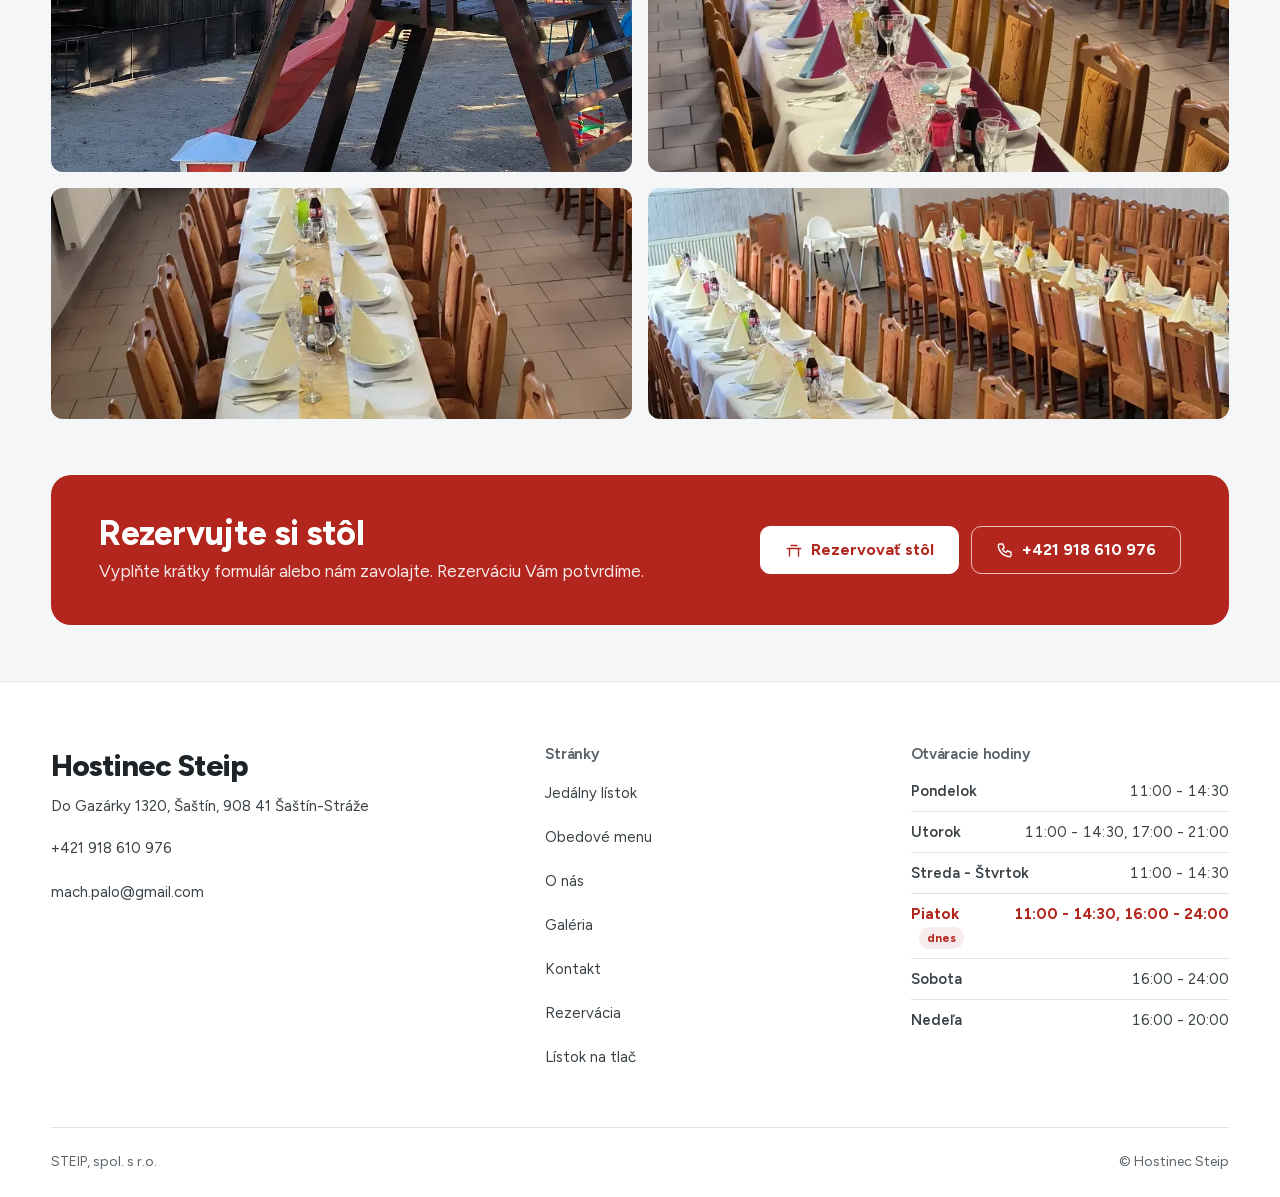
<file: galeria/index.html>
<!doctype html>
<html lang="sk">
<head>
<meta charset="utf-8">
<meta name="viewport" content="width=device-width, initial-scale=1">
<title>Galéria, Hostinec Steip</title>
<meta name="description" content="Fotky z Hostinec Steip v meste Šaštín-Stráže.">

<meta property="og:title" content="Galéria, Hostinec Steip">
<meta property="og:description" content="Fotky z Hostinec Steip v meste Šaštín-Stráže.">
<meta property="og:type" content="website">
<meta property="og:locale" content="sk_SK">
<meta name="theme-color" content="#F5F6F4">
<link rel="icon" href="data:image/svg+xml,%3Csvg xmlns='http://www.w3.org/2000/svg' viewBox='0 0 64 64'%3E%3Crect width='64' height='64' rx='16' fill='%233F6B51'/%3E%3Ctext x='32' y='44' font-family='Arial,sans-serif' font-weight='700' font-size='34' fill='white' text-anchor='middle'%3EH%3C/text%3E%3C/svg%3E">
<link rel="preload" href="../assets/fonts/Figtree-latin.woff2" as="font" type="font/woff2" crossorigin>
<link rel="stylesheet" href="../assets/fonty-kaviaren.css"><link rel="stylesheet" href="../assets/kaviaren.css"><link rel="stylesheet" href="../assets/portal.css">
<style>:root{--akcent:#B3261E;--akcent-text:#B3261E;--jemna:color-mix(in srgb,#B3261E 9%,#fff);--papier:#F5F6F8;--p-akcent:#B3261E}</style>
<script>document.documentElement.classList.add('js')</script>
</head>
<body class="p-portal">
<a class="k-skok" href="#obsah">Preskočiť na obsah</a><div class="p-info"><div class="k-obal p-info__in"><span class="p-info__stav"><svg viewBox="0 0 24 24" fill="none" stroke="currentColor" stroke-width="1.8" stroke-linecap="round" stroke-linejoin="round" aria-hidden="true"><circle cx="12" cy="12" r="9"/><path d="M12 7v5l3 2"/></svg><span class="k-stav" data-hodiny="[[&quot;Pondelok&quot;, &quot;11:00 - 14:30&quot;], [&quot;Utorok&quot;, &quot;11:00 - 14:30, 17:00 - 21:00&quot;], [&quot;Streda - Štvrtok&quot;, &quot;11:00 - 14:30&quot;], [&quot;Piatok&quot;, &quot;11:00 - 14:30, 16:00 - 24:00&quot;], [&quot;Sobota&quot;, &quot;16:00 - 24:00&quot;], [&quot;Nedeľa&quot;, &quot;16:00 - 20:00&quot;]]">Otváracie hodiny</span></span><a href="https://www.google.com/maps/search/?api=1&amp;query=Do Gazárky 1320, Šaštín, 908 41 Šaštín-Stráže" target="_blank" rel="noopener"><svg viewBox="0 0 24 24" fill="none" stroke="currentColor" stroke-width="1.8" stroke-linecap="round" stroke-linejoin="round" aria-hidden="true"><path d="M12 21s-7-6.2-7-11.5a7 7 0 0 1 14 0C19 14.8 12 21 12 21z"/><circle cx="12" cy="9.5" r="2.5"/></svg>Do Gazárky 1320, Šaštín, 908 41 Šaštín-Stráže</a><a class="p-info__mail" href="mailto:mach.palo@gmail.com"><svg viewBox="0 0 24 24" fill="none" stroke="currentColor" stroke-width="1.8" stroke-linecap="round" stroke-linejoin="round" aria-hidden="true"><rect x="3" y="5" width="18" height="14" rx="2"/><path d="m4 7 8 6 8-6"/></svg>mach.palo@gmail.com</a></div></div>
<header class="k-hlava p-hlava"><div class="k-hlava__in">
<a class="k-logo" href="../" style="--ld:4.18" aria-label="Hostinec Steip, úvod">Hostinec Steip</a>
<nav class="k-nav" id="k-nav" aria-label="Hlavná navigácia">
<ul><li><a href="../jedalny-listok/">Jedálny lístok</a></li><li><a href="../menu/">Obedové menu</a></li><li><a href="../o-nas/">O nás</a></li><li><a href="../galeria/" aria-current=page>Galéria</a></li><li><a href="../kontakt/">Kontakt</a></li></ul>
<a class="k-tlacidlo k-nav__rez" href="../rezervacia/">Rezervovať stôl</a>
<div class="k-nav__extra"><a href="tel:+421918610976"><svg viewBox="0 0 24 24" fill="none" stroke="currentColor" stroke-width="1.8" stroke-linecap="round" stroke-linejoin="round" aria-hidden="true"><path d="M5 4h4l2 5-2.5 1.5a11 11 0 0 0 5 5L15 13l5 2v4a2 2 0 0 1-2 2A16 16 0 0 1 3 6a2 2 0 0 1 2-2"/></svg>+421 918 610 976</a><a href="https://www.google.com/maps/search/?api=1&amp;query=Do Gazárky 1320, Šaštín, 908 41 Šaštín-Stráže" target="_blank" rel="noopener"><svg viewBox="0 0 24 24" fill="none" stroke="currentColor" stroke-width="1.8" stroke-linecap="round" stroke-linejoin="round" aria-hidden="true"><path d="M12 21s-7-6.2-7-11.5a7 7 0 0 1 14 0C19 14.8 12 21 12 21z"/><circle cx="12" cy="9.5" r="2.5"/></svg>Do Gazárky 1320, Šaštín, 908 41 Šaštín-Stráže</a></div>
</nav>
<a class="p-hlava__tel" href="tel:+421918610976"><svg viewBox="0 0 24 24" fill="none" stroke="currentColor" stroke-width="1.8" stroke-linecap="round" stroke-linejoin="round" aria-hidden="true"><path d="M5 4h4l2 5-2.5 1.5a11 11 0 0 0 5 5L15 13l5 2v4a2 2 0 0 1-2 2A16 16 0 0 1 3 6a2 2 0 0 1 2-2"/></svg><span>+421 918 610 976</span></a>
<a class="k-tlacidlo p-hlava__rez" href="../rezervacia/">Rezervovať stôl</a>
<button class="k-menu-tl" type="button" aria-expanded="false" aria-controls="k-nav"><span class="k-menu-tl__ik" aria-hidden="true"><i></i><i></i></span><span>Menu</span></button>
</div></header>
<main id="obsah">
<section class="k-podhlava "><div class="k-obal k-podhlava__in">
<div class="k-podhlava__txt"><h1 style="--d:3.18">Galéria</h1>
<p class="k-podhlava__uvod">15 fotiek z Hostinec Steip. Kliknutím fotku zväčšíte.</p></div>

</div></section>
<section class="k-sekcia k-sekcia--tesna" aria-label="Fotky"><div class="k-obal"><div class="k-galeria" data-galeria><a class="k-g k-g--velka odhal" data-lightbox href="../assets/foto/foto-20261015-145757.webp"><img src="../assets/foto/foto-20261015-145757.webp" alt="Hostinec Steip, fotka 1" width="1620" height="810" loading=lazy decoding="async"></a><a class="k-g k-g--mala odhal" data-lightbox href="../assets/foto/foto-20261015-145817.webp"><img src="../assets/foto/foto-20261015-145817.webp" alt="Hostinec Steip, fotka 2" width="1620" height="810" loading=lazy decoding="async"></a><a class="k-g k-g--mala odhal" data-lightbox href="../assets/foto/foto-20261015-145920.webp"><img src="../assets/foto/foto-20261015-145920.webp" alt="Hostinec Steip, fotka 3" width="1620" height="810" loading=lazy decoding="async"></a><a class="k-g k-g--siroka odhal" data-lightbox href="../assets/foto/foto-20261015-124443.webp"><img src="../assets/foto/foto-20261015-124443.webp" alt="Hostinec Steip, fotka 4" width="1620" height="810" loading=lazy decoding="async"></a><a class="k-g k-g--vysoka odhal" data-lightbox href="../assets/foto/foto-20261015-124109.webp"><img src="../assets/foto/foto-20261015-124109.webp" alt="Hostinec Steip, fotka 5" width="810" height="1440" loading=lazy decoding="async"></a><a class="k-g k-g--siroka odhal" data-lightbox href="../assets/foto/foto-20261015-145738.webp"><img src="../assets/foto/foto-20261015-145738.webp" alt="Hostinec Steip, fotka 6" width="1620" height="810" loading=lazy decoding="async"></a><a class="k-g k-g--mala odhal" data-lightbox href="../assets/foto/foto-20261015-124242.webp"><img src="../assets/foto/foto-20261015-124242.webp" alt="Hostinec Steip, fotka 7" width="810" height="1440" loading=lazy decoding="async"></a><a class="k-g k-g--siroka odhal" data-lightbox href="../assets/foto/foto-20261015-145845.webp"><img src="../assets/foto/foto-20261015-145845.webp" alt="Hostinec Steip, fotka 8" width="1620" height="810" loading=lazy decoding="async"></a><a class="k-g k-g--mala odhal" data-lightbox href="../assets/foto/foto-20261015-145938.webp"><img src="../assets/foto/foto-20261015-145938.webp" alt="Hostinec Steip, fotka 9" width="1620" height="810" loading=lazy decoding="async"></a><a class="k-g k-g--velka odhal" data-lightbox href="../assets/foto/foto-20261016-145828.webp"><img src="../assets/foto/foto-20261016-145828.webp" alt="Hostinec Steip, fotka 10" width="1620" height="810" loading=lazy decoding="async"></a><a class="k-g k-g--mala odhal" data-lightbox href="../assets/foto/foto-20261016-145841.webp"><img src="../assets/foto/foto-20261016-145841.webp" alt="Hostinec Steip, fotka 11" width="1620" height="810" loading=lazy decoding="async"></a><a class="k-g k-g--mala odhal" data-lightbox href="../assets/foto/sala-oslavy-01.webp"><img src="../assets/foto/sala-oslavy-01.webp" alt="Hostinec Steip, fotka 12" width="720" height="1280" loading=lazy decoding="async"></a><a class="k-g k-g--siroka odhal" data-lightbox href="../assets/foto/sala-oslavy-02.webp"><img src="../assets/foto/sala-oslavy-02.webp" alt="Hostinec Steip, fotka 13" width="720" height="1280" loading=lazy decoding="async"></a><a class="k-g k-g--siroka odhal" data-lightbox href="../assets/foto/sala-oslavy-03.webp"><img src="../assets/foto/sala-oslavy-03.webp" alt="Hostinec Steip, fotka 14" width="720" height="1280" loading=lazy decoding="async"></a><a class="k-g k-g--siroka odhal" data-lightbox href="../assets/foto/sala-oslavy-04.webp"><img src="../assets/foto/sala-oslavy-04.webp" alt="Hostinec Steip, fotka 15" width="720" height="1280" loading=lazy decoding="async"></a></div></div></section>
<section class="k-sekcia p-cta" aria-labelledby="cta-h"><div class="k-obal"><div class="p-cta__in">
<div><h2 id="cta-h">Rezervujte si stôl</h2>
<p>Vyplňte krátky formulár alebo nám zavolajte. Rezerváciu Vám potvrdíme.</p></div>
<div class="p-cta__akcie"><a class="k-tlacidlo k-tlacidlo--biele" href="../rezervacia/"><svg viewBox="0 0 24 24" fill="none" stroke="currentColor" stroke-width="1.8" stroke-linecap="round" stroke-linejoin="round" aria-hidden="true"><path d="M3 10h18M6 10v10M18 10v10M8 6h8"/></svg>Rezervovať stôl</a><a class="k-tlacidlo k-tlacidlo--obrys-biele" href="tel:+421918610976"><svg viewBox="0 0 24 24" fill="none" stroke="currentColor" stroke-width="1.8" stroke-linecap="round" stroke-linejoin="round" aria-hidden="true"><path d="M5 4h4l2 5-2.5 1.5a11 11 0 0 0 5 5L15 13l5 2v4a2 2 0 0 1-2 2A16 16 0 0 1 3 6a2 2 0 0 1 2-2"/></svg>+421 918 610 976</a></div>
</div></div></section>
</main>
<footer class="k-pata"><div class="k-obal k-pata__in">
<div class="k-pata__znacka"><a class="k-logo k-logo--pata" href="../" style="--ld:4.18" aria-label="Hostinec Steip, úvod">Hostinec Steip</a>
<p>Do Gazárky 1320, Šaštín, 908 41 Šaštín-Stráže</p>
<p class="k-pata__kontakt"><a href="tel:+421918610976">+421 918 610 976</a><a href="mailto:mach.palo@gmail.com">mach.palo@gmail.com</a></p></div>
<nav aria-label="Odkazy v pätičke"><h2>Stránky</h2><ul><li><a href="../jedalny-listok/">Jedálny lístok</a></li><li><a href="../menu/">Obedové menu</a></li><li><a href="../o-nas/">O nás</a></li><li><a href="../galeria/">Galéria</a></li><li><a href="../kontakt/">Kontakt</a></li><li><a href="../rezervacia/">Rezervácia</a></li><li><a href="../jedalny-listok.pdf">Lístok na tlač</a></li></ul></nav>
<div><h2>Otváracie hodiny</h2><dl class="k-hodiny k-hodiny--pata" data-hodiny><div><dt>Pondelok</dt><dd>11:00 - 14:30</dd></div><div><dt>Utorok</dt><dd>11:00 - 14:30, 17:00 - 21:00</dd></div><div><dt>Streda - Štvrtok</dt><dd>11:00 - 14:30</dd></div><div><dt>Piatok</dt><dd>11:00 - 14:30, 16:00 - 24:00</dd></div><div><dt>Sobota</dt><dd>16:00 - 24:00</dd></div><div><dt>Nedeľa</dt><dd>16:00 - 20:00</dd></div></dl></div>
</div>
<div class="k-obal k-pata__spodok"><p>STEIP, spol. s r.o.</p><p>© Hostinec Steip</p></div>
</footer>
<nav class="p-spodok" aria-label="Rýchle akcie"><a class="p-spodok__tel" href="tel:+421918610976"><svg viewBox="0 0 24 24" fill="none" stroke="currentColor" stroke-width="1.8" stroke-linecap="round" stroke-linejoin="round" aria-hidden="true"><path d="M5 4h4l2 5-2.5 1.5a11 11 0 0 0 5 5L15 13l5 2v4a2 2 0 0 1-2 2A16 16 0 0 1 3 6a2 2 0 0 1 2-2"/></svg>Zavolať</a><a class="p-spodok__rez" href="../rezervacia/"><svg viewBox="0 0 24 24" fill="none" stroke="currentColor" stroke-width="1.8" stroke-linecap="round" stroke-linejoin="round" aria-hidden="true"><path d="M3 10h18M6 10v10M18 10v10M8 6h8"/></svg>Rezervovať stôl</a></nav>

<script src="../assets/restauracia.js" defer></script>
<script>
(function(){
  var D=document, R=D.documentElement, hl=D.querySelector('.k-hlava');
  function miera(){ if(hl) R.style.setProperty('--k-hlava', hl.offsetHeight+'px');
    var u=D.getElementById('wh-ukazka'); R.style.setProperty('--k-pas', (u?u.offsetHeight:0)+'px'); }
  miera(); D.addEventListener('DOMContentLoaded', miera); addEventListener('load', miera); addEventListener('resize', miera);

  /* mobilné menu: Esc zatvorí, Tab ostane v paneli */
  var tl=D.querySelector('.k-menu-tl'), nav=D.getElementById('k-nav');
  function otvorene(){ return hl && hl.classList.contains('otvorene'); }
  function zavri(fokus){ if(!otvorene()) return; hl.classList.remove('otvorene'); tl.setAttribute('aria-expanded','false');
    R.classList.remove('k-zamok'); nav.style.height=''; if(fokus) tl.focus(); }
  if(tl && nav){
    tl.addEventListener('click', function(){
      if(otvorene()) return zavri();
      hl.classList.add('otvorene'); tl.setAttribute('aria-expanded','true'); R.classList.add('k-zamok');
      nav.style.height=Math.max(240, innerHeight-hl.getBoundingClientRect().bottom)+'px';
      var a=nav.querySelector('a'); if(a) a.focus();
    });
    D.addEventListener('keydown', function(ev){
      if(!otvorene()) return;
      if(ev.key==='Escape'){ ev.preventDefault(); zavri(true); return; }
      if(ev.key==='Tab'){ var f=[tl].concat([].slice.call(nav.querySelectorAll('a'))), i=f.indexOf(D.activeElement);
        if(ev.shiftKey && i===0){ ev.preventDefault(); f[f.length-1].focus(); }
        else if(!ev.shiftKey && i===f.length-1){ ev.preventDefault(); f[0].focus(); } }
    });
    nav.addEventListener('click', function(ev){ if(ev.target.closest && ev.target.closest('a')) zavri(); });
    var mq=matchMedia('(min-width: 1080px)'); var zm=function(m){ if(m.matches) zavri(); };
    if(mq.addEventListener) mq.addEventListener('change', zm); else if(mq.addListener) mq.addListener(zm);
  }

  var d=new Date().getDay();
  /* obedové menu: záložky dní, dnešok sa vyberie sám */
  [].forEach.call(D.querySelectorAll('[role=tablist]'),function(zoz){
    var tabs=[].slice.call(zoz.querySelectorAll('[role=tab]'));
    function ukaz(k){tabs.forEach(function(t,j){t.setAttribute('aria-selected',j===k);t.tabIndex=j===k?0:-1;
      D.getElementById(t.getAttribute('aria-controls')).hidden=j!==k;});}
    tabs.forEach(function(t,j){t.addEventListener('click',function(){ukaz(j)});
      t.addEventListener('keydown',function(ev){var n=ev.key==='ArrowRight'?1:ev.key==='ArrowLeft'?-1:0;
        if(n){var k=(j+n+tabs.length)%tabs.length;ukaz(k);tabs[k].focus();}});});
    var k=d>=1&&d<=5?d-1:0; if(tabs.length)ukaz(Math.min(k,tabs.length-1));
  });
  [].forEach.call(D.querySelectorAll('[data-den]'),function(el){if(d>=1&&d<=5&&+el.dataset.den===d-1)el.classList.add('k-den--dnes')});

  /* „Dnes otvorené do …“: len keď sa dajú prečítať všetky riadky hodín, inak ostane pôvodný text */
  var st=D.querySelector('.k-stav');
  if(st){try{
    var H=JSON.parse(st.dataset.hodiny||'[]'), DN=['ned','pon','uto','str','štv','pia','sob'], naj=null, zle=!H.length;
    var t=new Date(), m=t.getHours()*60+t.getMinutes();
    H.forEach(function(r){
      var c=String(r[1]).match(/(\d{1,2})[:.](\d{2})\s*[-–]\s*(\d{1,2})[:.](\d{2})/);
      var dni=String(r[0]).toLowerCase().split(/\s*[-–]\s*|\s+až\s+/).map(function(x){return DN.indexOf(x.trim().slice(0,3))});
      if(/denne|každý deň/.test(String(r[0]).toLowerCase())) dni=[1,0];
      if(!c||dni.some(function(x){return x<0})){ zle=true; return; }
      var ok=dni.length>1?(dni[0]<=dni[1]?d>=dni[0]&&d<=dni[1]:d>=dni[0]||d<=dni[1]):d===dni[0];
      if(ok) naj=[+c[1]*60+ +c[2], +c[3]*60+ +c[4], c[1]+':'+c[2], c[3]+':'+c[4]];
    });
    if(!zle){
      if(!naj) st.textContent='Dnes zatvorené';
      else { var z=naj[1]<=naj[0]?naj[1]+1440:naj[1];
        if(m>=naj[0]&&m<z){ st.textContent='Dnes otvorené do '+naj[3]; st.classList.add('k-stav--otvorene'); }
        else if(m<naj[0]) st.textContent='Dnes otvárame o '+naj[2];
        else st.textContent='Dnes už zatvorené'; }
    }
  }catch(err){}}

  /* lístok: aktívna kategória v páse kategórií */
  var pas=D.querySelector('.k-kat-nav__in');
  if(pas && 'IntersectionObserver' in window){
    var ch=[].slice.call(pas.querySelectorAll('a')), mapa={};
    ch.forEach(function(a){ mapa[a.getAttribute('href').slice(1)]=a; });
    var io2=new IntersectionObserver(function(z){ z.forEach(function(x){ if(!x.isIntersecting) return; var a=mapa[x.target.id]; if(!a) return;
      ch.forEach(function(c){ c.removeAttribute('aria-current'); }); a.setAttribute('aria-current','true');
      pas.scrollLeft=a.offsetLeft-pas.clientWidth/2+a.offsetWidth/2; }); }, {rootMargin:'-35% 0px -60% 0px'});
    ch.forEach(function(a){ var s=D.getElementById(a.getAttribute('href').slice(1)); if(s) io2.observe(s); });
  }

  /* jemné odhalenie pri scrolle */
  var od=D.querySelectorAll('.odhal');
  if('IntersectionObserver' in window){var io=new IntersectionObserver(function(z){z.forEach(function(x){if(x.isIntersecting){x.target.classList.add('videt');io.unobserve(x.target)}})},{rootMargin:'0px 0px -6% 0px'});
    [].forEach.call(od,function(el){io.observe(el)});}
  else [].forEach.call(od,function(el){el.classList.add('videt')});
})();
</script>
<script>
(function(){
  /* záložky kategórií lístka na domove */
  [].forEach.call(document.querySelectorAll('[data-p-tabs]'),function(box){
    var t=[].slice.call(box.querySelectorAll('[data-p-tab]')),pan=[].slice.call(box.querySelectorAll('[data-p-panel]'));
    function ukaz(i){t.forEach(function(b,j){b.setAttribute('aria-selected',j===i)});pan.forEach(function(x,j){x.hidden=j!==i});}
    t.forEach(function(b,i){b.addEventListener('click',function(){ukaz(i)})});
  });
  /* „Dnes otvorené“ aj v karte úvodu: skopíruje stav z informačného pásu */
  var st=document.querySelector('.p-info .k-stav'),k=document.querySelector('[data-p-dnes]');
  if(st&&k) k.textContent=st.textContent;
  if(st&&st.classList.contains('k-stav--otvorene')&&k) k.classList.add('p-dnes--otvorene');
})();
</script>
<script src="../assets/menu-zive.js" data-api="https://webhunter-menu-api.prodej-bytu-3-1-70-m2-172175436.workers.dev" data-site="hostinec-steip-sme14846" data-sablona="portal" data-strana="ine" data-tyzden="tento týždeň" data-cas="v pracovné dni 11:00 – 14:00, rozvoz 11:00 – 13:30" data-koren="../" data-akcent="#1d1f22" defer></script>
</body></html>
</file>
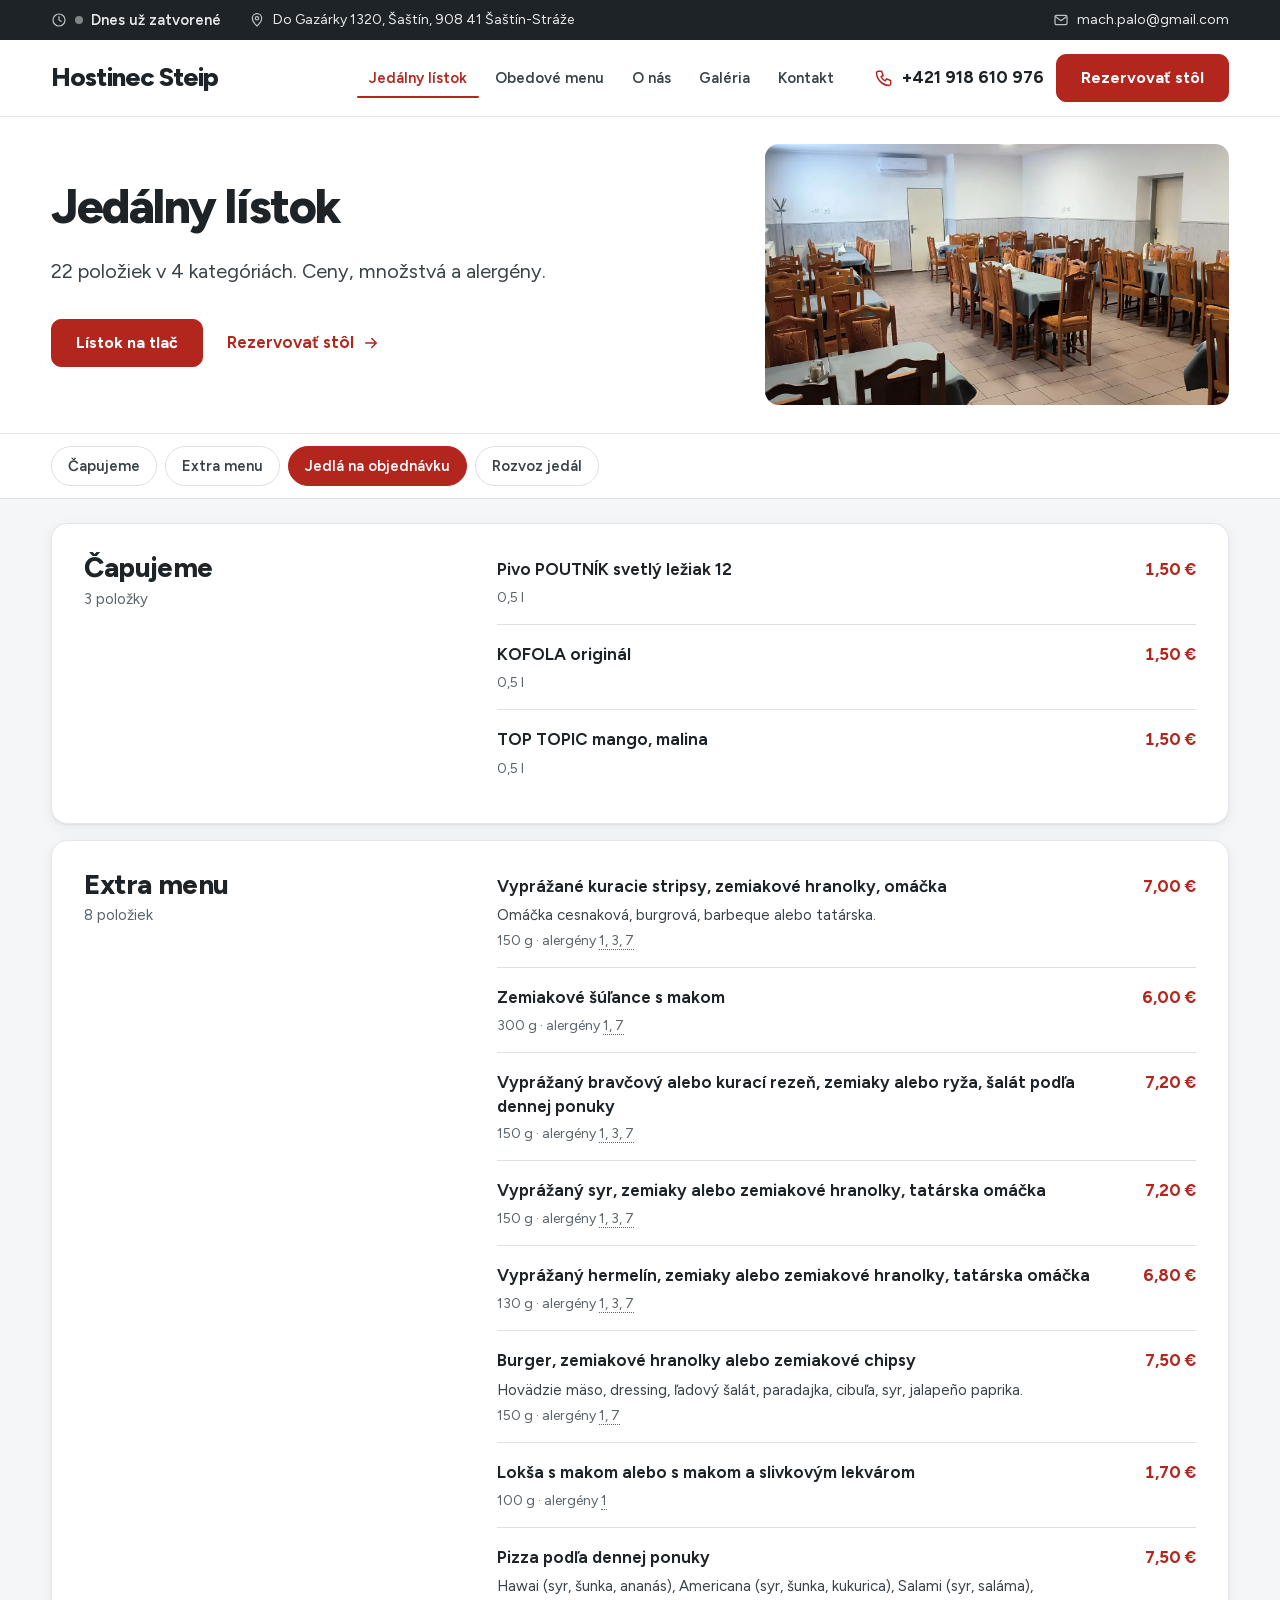
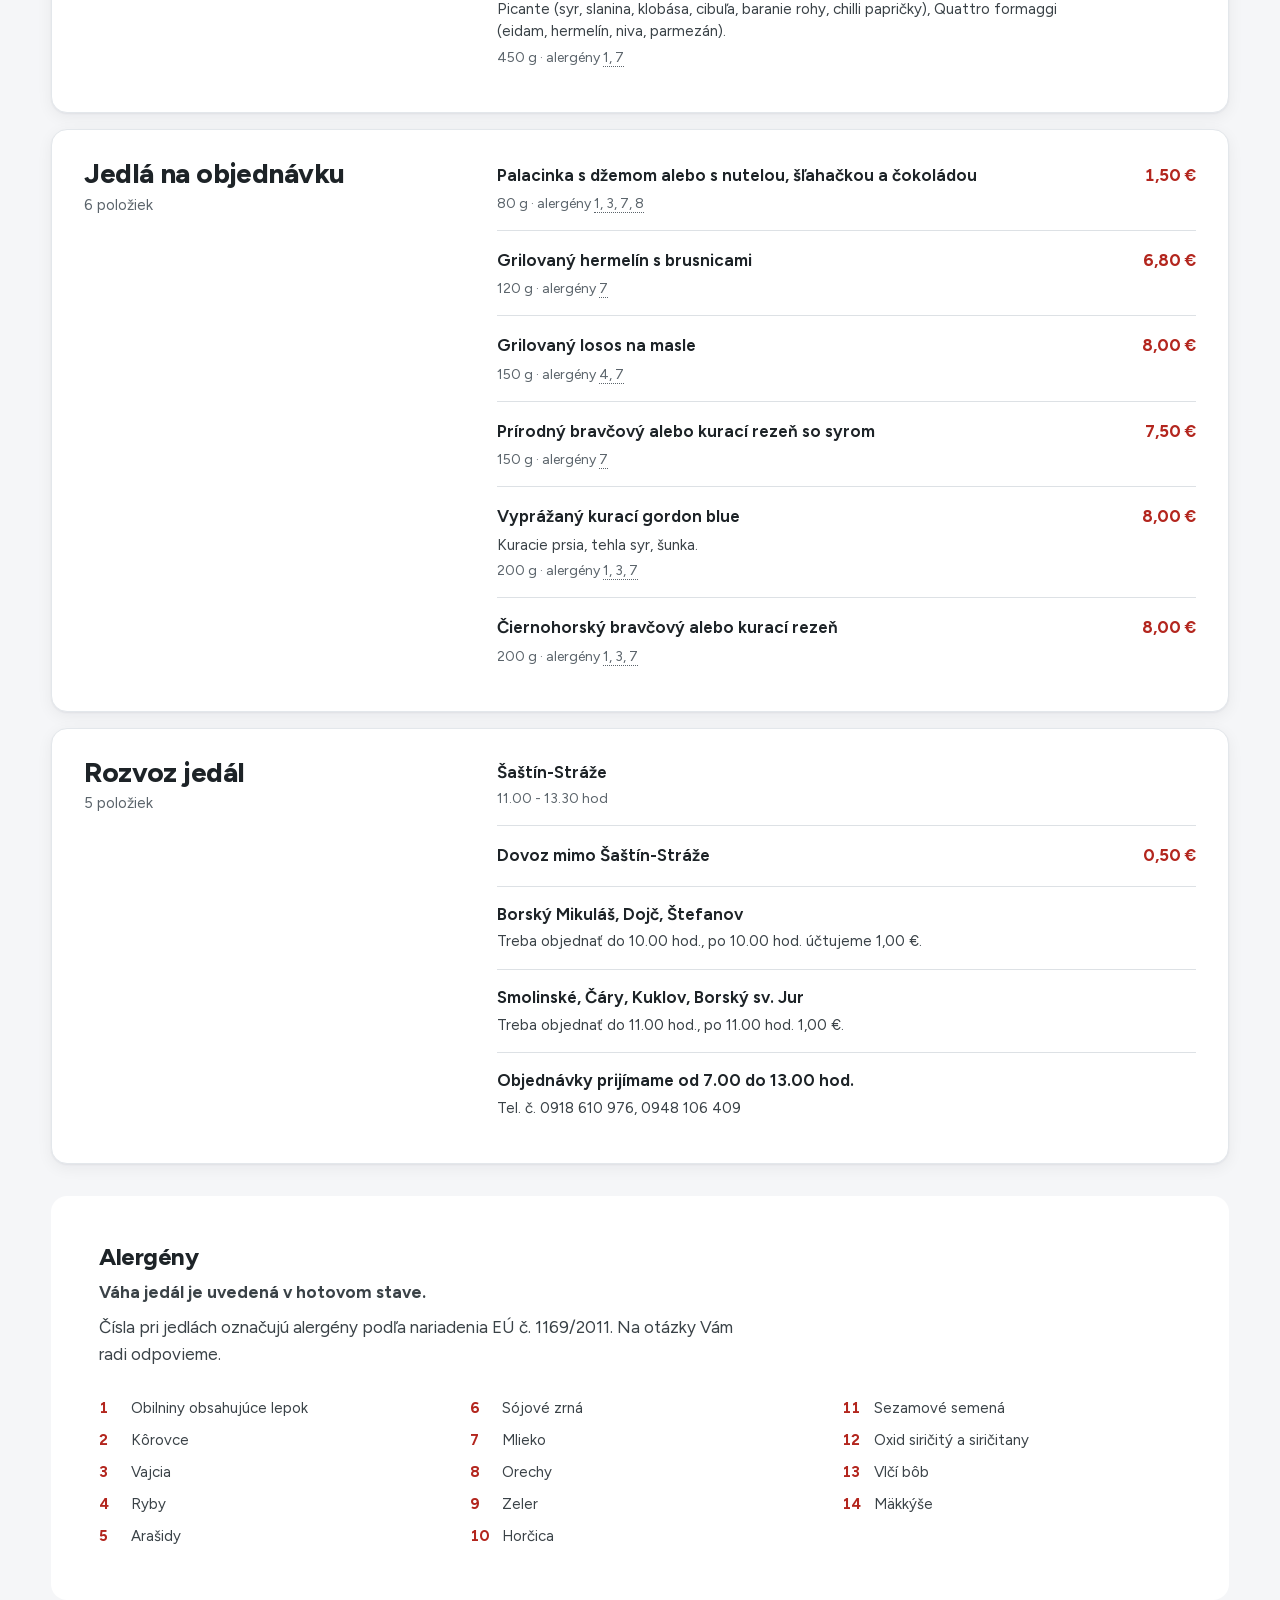
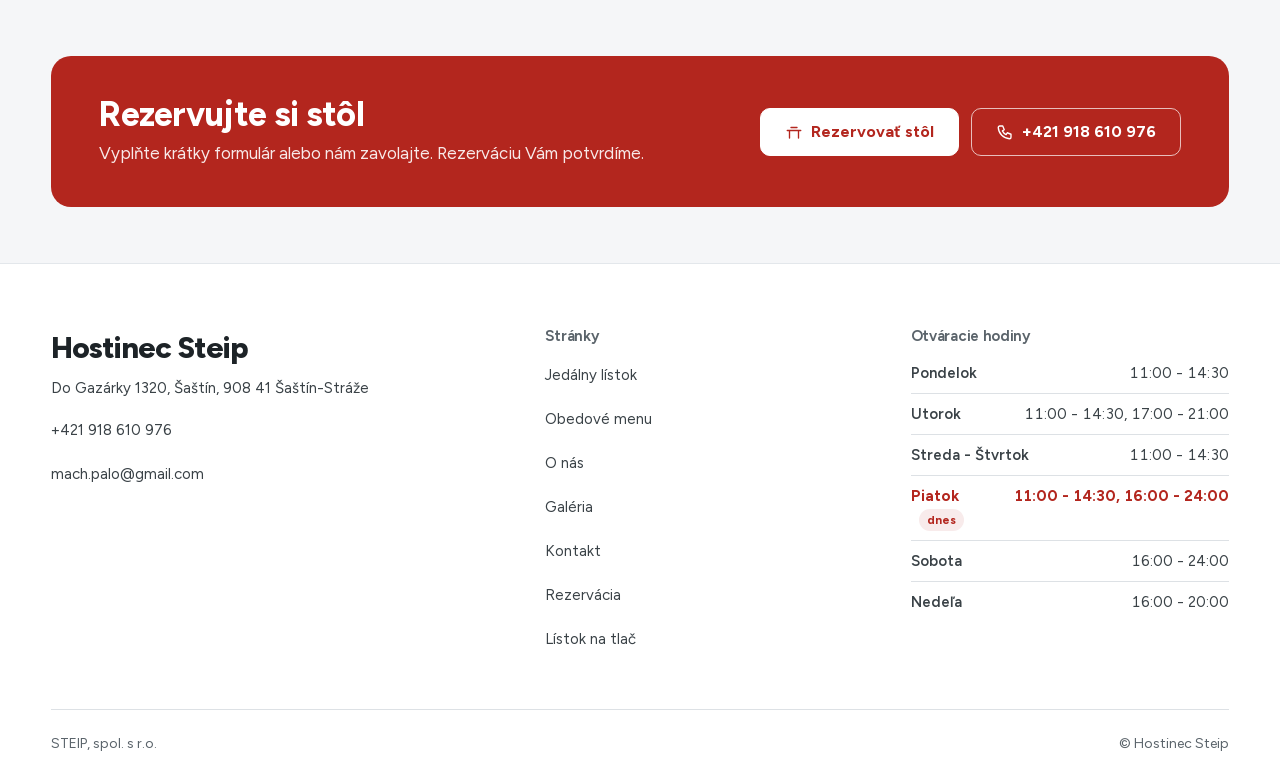
<file: jedalny-listok/index.html>
<!doctype html>
<html lang="sk">
<head>
<meta charset="utf-8">
<meta name="viewport" content="width=device-width, initial-scale=1">
<title>Jedálny lístok, Hostinec Steip</title>
<meta name="description" content="Jedálny lístok Hostinec Steip v meste Šaštín-Stráže s cenami, množstvami a alergénmi.">

<meta property="og:title" content="Jedálny lístok, Hostinec Steip">
<meta property="og:description" content="Jedálny lístok Hostinec Steip v meste Šaštín-Stráže s cenami, množstvami a alergénmi.">
<meta property="og:type" content="website">
<meta property="og:locale" content="sk_SK">
<meta name="theme-color" content="#F5F6F4">
<link rel="icon" href="data:image/svg+xml,%3Csvg xmlns='http://www.w3.org/2000/svg' viewBox='0 0 64 64'%3E%3Crect width='64' height='64' rx='16' fill='%233F6B51'/%3E%3Ctext x='32' y='44' font-family='Arial,sans-serif' font-weight='700' font-size='34' fill='white' text-anchor='middle'%3EH%3C/text%3E%3C/svg%3E">
<link rel="preload" href="../assets/fonts/Figtree-latin.woff2" as="font" type="font/woff2" crossorigin>
<link rel="stylesheet" href="../assets/fonty-kaviaren.css"><link rel="stylesheet" href="../assets/kaviaren.css"><link rel="stylesheet" href="../assets/portal.css">
<style>:root{--akcent:#B3261E;--akcent-text:#B3261E;--jemna:color-mix(in srgb,#B3261E 9%,#fff);--papier:#F5F6F8;--p-akcent:#B3261E}</style>
<script>document.documentElement.classList.add('js')</script>
</head>
<body class="p-portal">
<a class="k-skok" href="#obsah">Preskočiť na obsah</a><div class="p-info"><div class="k-obal p-info__in"><span class="p-info__stav"><svg viewBox="0 0 24 24" fill="none" stroke="currentColor" stroke-width="1.8" stroke-linecap="round" stroke-linejoin="round" aria-hidden="true"><circle cx="12" cy="12" r="9"/><path d="M12 7v5l3 2"/></svg><span class="k-stav" data-hodiny="[[&quot;Pondelok&quot;, &quot;11:00 - 14:30&quot;], [&quot;Utorok&quot;, &quot;11:00 - 14:30, 17:00 - 21:00&quot;], [&quot;Streda - Štvrtok&quot;, &quot;11:00 - 14:30&quot;], [&quot;Piatok&quot;, &quot;11:00 - 14:30, 16:00 - 24:00&quot;], [&quot;Sobota&quot;, &quot;16:00 - 24:00&quot;], [&quot;Nedeľa&quot;, &quot;16:00 - 20:00&quot;]]">Otváracie hodiny</span></span><a href="https://www.google.com/maps/search/?api=1&amp;query=Do Gazárky 1320, Šaštín, 908 41 Šaštín-Stráže" target="_blank" rel="noopener"><svg viewBox="0 0 24 24" fill="none" stroke="currentColor" stroke-width="1.8" stroke-linecap="round" stroke-linejoin="round" aria-hidden="true"><path d="M12 21s-7-6.2-7-11.5a7 7 0 0 1 14 0C19 14.8 12 21 12 21z"/><circle cx="12" cy="9.5" r="2.5"/></svg>Do Gazárky 1320, Šaštín, 908 41 Šaštín-Stráže</a><a class="p-info__mail" href="mailto:mach.palo@gmail.com"><svg viewBox="0 0 24 24" fill="none" stroke="currentColor" stroke-width="1.8" stroke-linecap="round" stroke-linejoin="round" aria-hidden="true"><rect x="3" y="5" width="18" height="14" rx="2"/><path d="m4 7 8 6 8-6"/></svg>mach.palo@gmail.com</a></div></div>
<header class="k-hlava p-hlava"><div class="k-hlava__in">
<a class="k-logo" href="../" style="--ld:4.18" aria-label="Hostinec Steip, úvod">Hostinec Steip</a>
<nav class="k-nav" id="k-nav" aria-label="Hlavná navigácia">
<ul><li><a href="../jedalny-listok/" aria-current=page>Jedálny lístok</a></li><li><a href="../menu/">Obedové menu</a></li><li><a href="../o-nas/">O nás</a></li><li><a href="../galeria/">Galéria</a></li><li><a href="../kontakt/">Kontakt</a></li></ul>
<a class="k-tlacidlo k-nav__rez" href="../rezervacia/">Rezervovať stôl</a>
<div class="k-nav__extra"><a href="tel:+421918610976"><svg viewBox="0 0 24 24" fill="none" stroke="currentColor" stroke-width="1.8" stroke-linecap="round" stroke-linejoin="round" aria-hidden="true"><path d="M5 4h4l2 5-2.5 1.5a11 11 0 0 0 5 5L15 13l5 2v4a2 2 0 0 1-2 2A16 16 0 0 1 3 6a2 2 0 0 1 2-2"/></svg>+421 918 610 976</a><a href="https://www.google.com/maps/search/?api=1&amp;query=Do Gazárky 1320, Šaštín, 908 41 Šaštín-Stráže" target="_blank" rel="noopener"><svg viewBox="0 0 24 24" fill="none" stroke="currentColor" stroke-width="1.8" stroke-linecap="round" stroke-linejoin="round" aria-hidden="true"><path d="M12 21s-7-6.2-7-11.5a7 7 0 0 1 14 0C19 14.8 12 21 12 21z"/><circle cx="12" cy="9.5" r="2.5"/></svg>Do Gazárky 1320, Šaštín, 908 41 Šaštín-Stráže</a></div>
</nav>
<a class="p-hlava__tel" href="tel:+421918610976"><svg viewBox="0 0 24 24" fill="none" stroke="currentColor" stroke-width="1.8" stroke-linecap="round" stroke-linejoin="round" aria-hidden="true"><path d="M5 4h4l2 5-2.5 1.5a11 11 0 0 0 5 5L15 13l5 2v4a2 2 0 0 1-2 2A16 16 0 0 1 3 6a2 2 0 0 1 2-2"/></svg><span>+421 918 610 976</span></a>
<a class="k-tlacidlo p-hlava__rez" href="../rezervacia/">Rezervovať stôl</a>
<button class="k-menu-tl" type="button" aria-expanded="false" aria-controls="k-nav"><span class="k-menu-tl__ik" aria-hidden="true"><i></i><i></i></span><span>Menu</span></button>
</div></header>
<main id="obsah">
<section class="k-podhlava k-podhlava--foto k-podhlava--listok"><div class="k-obal k-podhlava__in">
<div class="k-podhlava__txt"><h1 style="--d:3.59">Jedálny lístok</h1>
<p class="k-podhlava__uvod">22 položiek v 4 kategóriách. Ceny, množstvá a alergény.</p><div class="k-akcie"><a class="k-tlacidlo" href="../jedalny-listok.pdf">Lístok na tlač</a>
<a class="k-odkaz" href="../rezervacia/">Rezervovať stôl<svg viewBox="0 0 24 24" fill="none" stroke="currentColor" stroke-width="2" stroke-linecap="round" stroke-linejoin="round" aria-hidden="true"><path d="M5 12h14M13 6l6 6-6 6"/></svg></a></div></div>
<div class="k-f k-podhlava__f"><img src="../assets/foto/foto-20261015-145920.webp" alt="Hostinec Steip" width="1620" height="810" decoding="async"></div>
</div></section>
<nav class="k-kat-nav" aria-label="Kategórie lístka"><div class="k-obal"><div class="k-kat-nav__in"><a href="#k-1">Čapujeme</a><a href="#k-2">Extra menu</a><a href="#k-3">Jedlá na objednávku</a><a href="#k-4">Rozvoz jedál</a></div></div></nav>
<div class="k-obal k-listok"><section class="k-lkat" id="k-1" aria-labelledby="k-1-h">
<div class="k-lkat__bok"><h2 id="k-1-h">Čapujeme</h2><p>3 položky</p>
</div>
<ul class="k-polozky"><li class="k-pol"><div class="k-pol__r"><span class="k-pol__n">Pivo POUTNÍK svetlý ležiak 12</span><span class="k-pol__c">1,50 €</span></div><p class=k-pol__m>0,5 l</p></li><li class="k-pol"><div class="k-pol__r"><span class="k-pol__n">KOFOLA originál</span><span class="k-pol__c">1,50 €</span></div><p class=k-pol__m>0,5 l</p></li><li class="k-pol"><div class="k-pol__r"><span class="k-pol__n">TOP TOPIC mango, malina</span><span class="k-pol__c">1,50 €</span></div><p class=k-pol__m>0,5 l</p></li></ul>
</section><section class="k-lkat" id="k-2" aria-labelledby="k-2-h">
<div class="k-lkat__bok"><h2 id="k-2-h">Extra menu</h2><p>8 položiek</p>
</div>
<ul class="k-polozky"><li class="k-pol"><div class="k-pol__r"><span class="k-pol__n">Vyprážané kuracie stripsy, zemiakové hranolky, omáčka</span><span class="k-pol__c">7,00 €</span></div><p class="k-pol__popis">Omáčka cesnaková, burgrová, barbeque alebo tatárska.</p><p class=k-pol__m>150 g · alergény <abbr title="Obilniny obsahujúce lepok, Vajcia, Mlieko">1, 3, 7</abbr></p></li><li class="k-pol"><div class="k-pol__r"><span class="k-pol__n">Zemiakové šúľance s makom</span><span class="k-pol__c">6,00 €</span></div><p class=k-pol__m>300 g · alergény <abbr title="Obilniny obsahujúce lepok, Mlieko">1, 7</abbr></p></li><li class="k-pol"><div class="k-pol__r"><span class="k-pol__n">Vyprážaný bravčový alebo kurací rezeň, zemiaky alebo ryža, šalát podľa dennej ponuky</span><span class="k-pol__c">7,20 €</span></div><p class=k-pol__m>150 g · alergény <abbr title="Obilniny obsahujúce lepok, Vajcia, Mlieko">1, 3, 7</abbr></p></li><li class="k-pol"><div class="k-pol__r"><span class="k-pol__n">Vyprážaný syr, zemiaky alebo zemiakové hranolky, tatárska omáčka</span><span class="k-pol__c">7,20 €</span></div><p class=k-pol__m>150 g · alergény <abbr title="Obilniny obsahujúce lepok, Vajcia, Mlieko">1, 3, 7</abbr></p></li><li class="k-pol"><div class="k-pol__r"><span class="k-pol__n">Vyprážaný hermelín, zemiaky alebo zemiakové hranolky, tatárska omáčka</span><span class="k-pol__c">6,80 €</span></div><p class=k-pol__m>130 g · alergény <abbr title="Obilniny obsahujúce lepok, Vajcia, Mlieko">1, 3, 7</abbr></p></li><li class="k-pol"><div class="k-pol__r"><span class="k-pol__n">Burger, zemiakové hranolky alebo zemiakové chipsy</span><span class="k-pol__c">7,50 €</span></div><p class="k-pol__popis">Hovädzie mäso, dressing, ľadový šalát, paradajka, cibuľa, syr, jalapeño paprika.</p><p class=k-pol__m>150 g · alergény <abbr title="Obilniny obsahujúce lepok, Mlieko">1, 7</abbr></p></li><li class="k-pol"><div class="k-pol__r"><span class="k-pol__n">Lokša s makom alebo s makom a slivkovým lekvárom</span><span class="k-pol__c">1,70 €</span></div><p class=k-pol__m>100 g · alergény <abbr title="Obilniny obsahujúce lepok">1</abbr></p></li><li class="k-pol"><div class="k-pol__r"><span class="k-pol__n">Pizza podľa dennej ponuky</span><span class="k-pol__c">7,50 €</span></div><p class="k-pol__popis">Hawai (syr, šunka, ananás), Americana (syr, šunka, kukurica), Salami (syr, saláma), Picante (syr, slanina, klobása, cibuľa, baranie rohy, chilli papričky), Quattro formaggi (eidam, hermelín, niva, parmezán).</p><p class=k-pol__m>450 g · alergény <abbr title="Obilniny obsahujúce lepok, Mlieko">1, 7</abbr></p></li></ul>
</section><section class="k-lkat" id="k-3" aria-labelledby="k-3-h">
<div class="k-lkat__bok"><h2 id="k-3-h">Jedlá na objednávku</h2><p>6 položiek</p>
</div>
<ul class="k-polozky"><li class="k-pol"><div class="k-pol__r"><span class="k-pol__n">Palacinka s džemom alebo s nutelou, šľahačkou a čokoládou</span><span class="k-pol__c">1,50 €</span></div><p class=k-pol__m>80 g · alergény <abbr title="Obilniny obsahujúce lepok, Vajcia, Mlieko, Orechy">1, 3, 7, 8</abbr></p></li><li class="k-pol"><div class="k-pol__r"><span class="k-pol__n">Grilovaný hermelín s brusnicami</span><span class="k-pol__c">6,80 €</span></div><p class=k-pol__m>120 g · alergény <abbr title="Mlieko">7</abbr></p></li><li class="k-pol"><div class="k-pol__r"><span class="k-pol__n">Grilovaný losos na masle</span><span class="k-pol__c">8,00 €</span></div><p class=k-pol__m>150 g · alergény <abbr title="Ryby, Mlieko">4, 7</abbr></p></li><li class="k-pol"><div class="k-pol__r"><span class="k-pol__n">Prírodný bravčový alebo kurací rezeň so syrom</span><span class="k-pol__c">7,50 €</span></div><p class=k-pol__m>150 g · alergény <abbr title="Mlieko">7</abbr></p></li><li class="k-pol"><div class="k-pol__r"><span class="k-pol__n">Vyprážaný kurací gordon blue</span><span class="k-pol__c">8,00 €</span></div><p class="k-pol__popis">Kuracie prsia, tehla syr, šunka.</p><p class=k-pol__m>200 g · alergény <abbr title="Obilniny obsahujúce lepok, Vajcia, Mlieko">1, 3, 7</abbr></p></li><li class="k-pol"><div class="k-pol__r"><span class="k-pol__n">Čiernohorský bravčový alebo kurací rezeň</span><span class="k-pol__c">8,00 €</span></div><p class=k-pol__m>200 g · alergény <abbr title="Obilniny obsahujúce lepok, Vajcia, Mlieko">1, 3, 7</abbr></p></li></ul>
</section><section class="k-lkat" id="k-4" aria-labelledby="k-4-h">
<div class="k-lkat__bok"><h2 id="k-4-h">Rozvoz jedál</h2><p>5 položiek</p>
</div>
<ul class="k-polozky"><li class="k-pol"><div class="k-pol__r"><span class="k-pol__n">Šaštín-Stráže</span><span class="k-pol__c"></span></div><p class=k-pol__m>11.00 - 13.30 hod</p></li><li class="k-pol"><div class="k-pol__r"><span class="k-pol__n">Dovoz mimo Šaštín-Stráže</span><span class="k-pol__c">0,50 €</span></div></li><li class="k-pol"><div class="k-pol__r"><span class="k-pol__n">Borský Mikuláš, Dojč, Štefanov</span><span class="k-pol__c"></span></div><p class="k-pol__popis">Treba objednať do 10.00 hod., po 10.00 hod. účtujeme 1,00 €.</p></li><li class="k-pol"><div class="k-pol__r"><span class="k-pol__n">Smolinské, Čáry, Kuklov, Borský sv. Jur</span><span class="k-pol__c"></span></div><p class="k-pol__popis">Treba objednať do 11.00 hod., po 11.00 hod. 1,00 €.</p></li><li class="k-pol"><div class="k-pol__r"><span class="k-pol__n">Objednávky prijímame od 7.00 do 13.00 hod.</span><span class="k-pol__c"></span></div><p class="k-pol__popis">Tel. č. 0918 610 976, 0948 106 409</p></li></ul>
</section></div>
<section class="k-sekcia k-sekcia--tesna" aria-labelledby="al-h"><div class="k-obal"><div class="k-alergeny">
<h2 id="al-h">Alergény</h2><p><strong>Váha jedál je uvedená v hotovom stave.</strong></p><p>Čísla pri jedlách označujú alergény podľa nariadenia EÚ č. 1169/2011. Na otázky Vám radi odpovieme.</p>
<ul><li><b>1</b> Obilniny obsahujúce lepok</li><li><b>2</b> Kôrovce</li><li><b>3</b> Vajcia</li><li><b>4</b> Ryby</li><li><b>5</b> Arašidy</li><li><b>6</b> Sójové zrná</li><li><b>7</b> Mlieko</li><li><b>8</b> Orechy</li><li><b>9</b> Zeler</li><li><b>10</b> Horčica</li><li><b>11</b> Sezamové semená</li><li><b>12</b> Oxid siričitý a siričitany</li><li><b>13</b> Vlčí bôb</li><li><b>14</b> Mäkkýše</li></ul></div></div></section>
<section class="k-sekcia p-cta" aria-labelledby="cta-h"><div class="k-obal"><div class="p-cta__in">
<div><h2 id="cta-h">Rezervujte si stôl</h2>
<p>Vyplňte krátky formulár alebo nám zavolajte. Rezerváciu Vám potvrdíme.</p></div>
<div class="p-cta__akcie"><a class="k-tlacidlo k-tlacidlo--biele" href="../rezervacia/"><svg viewBox="0 0 24 24" fill="none" stroke="currentColor" stroke-width="1.8" stroke-linecap="round" stroke-linejoin="round" aria-hidden="true"><path d="M3 10h18M6 10v10M18 10v10M8 6h8"/></svg>Rezervovať stôl</a><a class="k-tlacidlo k-tlacidlo--obrys-biele" href="tel:+421918610976"><svg viewBox="0 0 24 24" fill="none" stroke="currentColor" stroke-width="1.8" stroke-linecap="round" stroke-linejoin="round" aria-hidden="true"><path d="M5 4h4l2 5-2.5 1.5a11 11 0 0 0 5 5L15 13l5 2v4a2 2 0 0 1-2 2A16 16 0 0 1 3 6a2 2 0 0 1 2-2"/></svg>+421 918 610 976</a></div>
</div></div></section>
</main>
<footer class="k-pata"><div class="k-obal k-pata__in">
<div class="k-pata__znacka"><a class="k-logo k-logo--pata" href="../" style="--ld:4.18" aria-label="Hostinec Steip, úvod">Hostinec Steip</a>
<p>Do Gazárky 1320, Šaštín, 908 41 Šaštín-Stráže</p>
<p class="k-pata__kontakt"><a href="tel:+421918610976">+421 918 610 976</a><a href="mailto:mach.palo@gmail.com">mach.palo@gmail.com</a></p></div>
<nav aria-label="Odkazy v pätičke"><h2>Stránky</h2><ul><li><a href="../jedalny-listok/">Jedálny lístok</a></li><li><a href="../menu/">Obedové menu</a></li><li><a href="../o-nas/">O nás</a></li><li><a href="../galeria/">Galéria</a></li><li><a href="../kontakt/">Kontakt</a></li><li><a href="../rezervacia/">Rezervácia</a></li><li><a href="../jedalny-listok.pdf">Lístok na tlač</a></li></ul></nav>
<div><h2>Otváracie hodiny</h2><dl class="k-hodiny k-hodiny--pata" data-hodiny><div><dt>Pondelok</dt><dd>11:00 - 14:30</dd></div><div><dt>Utorok</dt><dd>11:00 - 14:30, 17:00 - 21:00</dd></div><div><dt>Streda - Štvrtok</dt><dd>11:00 - 14:30</dd></div><div><dt>Piatok</dt><dd>11:00 - 14:30, 16:00 - 24:00</dd></div><div><dt>Sobota</dt><dd>16:00 - 24:00</dd></div><div><dt>Nedeľa</dt><dd>16:00 - 20:00</dd></div></dl></div>
</div>
<div class="k-obal k-pata__spodok"><p>STEIP, spol. s r.o.</p><p>© Hostinec Steip</p></div>
</footer>
<nav class="p-spodok" aria-label="Rýchle akcie"><a class="p-spodok__tel" href="tel:+421918610976"><svg viewBox="0 0 24 24" fill="none" stroke="currentColor" stroke-width="1.8" stroke-linecap="round" stroke-linejoin="round" aria-hidden="true"><path d="M5 4h4l2 5-2.5 1.5a11 11 0 0 0 5 5L15 13l5 2v4a2 2 0 0 1-2 2A16 16 0 0 1 3 6a2 2 0 0 1 2-2"/></svg>Zavolať</a><a class="p-spodok__rez" href="../rezervacia/"><svg viewBox="0 0 24 24" fill="none" stroke="currentColor" stroke-width="1.8" stroke-linecap="round" stroke-linejoin="round" aria-hidden="true"><path d="M3 10h18M6 10v10M18 10v10M8 6h8"/></svg>Rezervovať stôl</a></nav>

<script src="../assets/restauracia.js" defer></script>
<script>
(function(){
  var D=document, R=D.documentElement, hl=D.querySelector('.k-hlava');
  function miera(){ if(hl) R.style.setProperty('--k-hlava', hl.offsetHeight+'px');
    var u=D.getElementById('wh-ukazka'); R.style.setProperty('--k-pas', (u?u.offsetHeight:0)+'px'); }
  miera(); D.addEventListener('DOMContentLoaded', miera); addEventListener('load', miera); addEventListener('resize', miera);

  /* mobilné menu: Esc zatvorí, Tab ostane v paneli */
  var tl=D.querySelector('.k-menu-tl'), nav=D.getElementById('k-nav');
  function otvorene(){ return hl && hl.classList.contains('otvorene'); }
  function zavri(fokus){ if(!otvorene()) return; hl.classList.remove('otvorene'); tl.setAttribute('aria-expanded','false');
    R.classList.remove('k-zamok'); nav.style.height=''; if(fokus) tl.focus(); }
  if(tl && nav){
    tl.addEventListener('click', function(){
      if(otvorene()) return zavri();
      hl.classList.add('otvorene'); tl.setAttribute('aria-expanded','true'); R.classList.add('k-zamok');
      nav.style.height=Math.max(240, innerHeight-hl.getBoundingClientRect().bottom)+'px';
      var a=nav.querySelector('a'); if(a) a.focus();
    });
    D.addEventListener('keydown', function(ev){
      if(!otvorene()) return;
      if(ev.key==='Escape'){ ev.preventDefault(); zavri(true); return; }
      if(ev.key==='Tab'){ var f=[tl].concat([].slice.call(nav.querySelectorAll('a'))), i=f.indexOf(D.activeElement);
        if(ev.shiftKey && i===0){ ev.preventDefault(); f[f.length-1].focus(); }
        else if(!ev.shiftKey && i===f.length-1){ ev.preventDefault(); f[0].focus(); } }
    });
    nav.addEventListener('click', function(ev){ if(ev.target.closest && ev.target.closest('a')) zavri(); });
    var mq=matchMedia('(min-width: 1080px)'); var zm=function(m){ if(m.matches) zavri(); };
    if(mq.addEventListener) mq.addEventListener('change', zm); else if(mq.addListener) mq.addListener(zm);
  }

  var d=new Date().getDay();
  /* obedové menu: záložky dní, dnešok sa vyberie sám */
  [].forEach.call(D.querySelectorAll('[role=tablist]'),function(zoz){
    var tabs=[].slice.call(zoz.querySelectorAll('[role=tab]'));
    function ukaz(k){tabs.forEach(function(t,j){t.setAttribute('aria-selected',j===k);t.tabIndex=j===k?0:-1;
      D.getElementById(t.getAttribute('aria-controls')).hidden=j!==k;});}
    tabs.forEach(function(t,j){t.addEventListener('click',function(){ukaz(j)});
      t.addEventListener('keydown',function(ev){var n=ev.key==='ArrowRight'?1:ev.key==='ArrowLeft'?-1:0;
        if(n){var k=(j+n+tabs.length)%tabs.length;ukaz(k);tabs[k].focus();}});});
    var k=d>=1&&d<=5?d-1:0; if(tabs.length)ukaz(Math.min(k,tabs.length-1));
  });
  [].forEach.call(D.querySelectorAll('[data-den]'),function(el){if(d>=1&&d<=5&&+el.dataset.den===d-1)el.classList.add('k-den--dnes')});

  /* „Dnes otvorené do …“: len keď sa dajú prečítať všetky riadky hodín, inak ostane pôvodný text */
  var st=D.querySelector('.k-stav');
  if(st){try{
    var H=JSON.parse(st.dataset.hodiny||'[]'), DN=['ned','pon','uto','str','štv','pia','sob'], naj=null, zle=!H.length;
    var t=new Date(), m=t.getHours()*60+t.getMinutes();
    H.forEach(function(r){
      var c=String(r[1]).match(/(\d{1,2})[:.](\d{2})\s*[-–]\s*(\d{1,2})[:.](\d{2})/);
      var dni=String(r[0]).toLowerCase().split(/\s*[-–]\s*|\s+až\s+/).map(function(x){return DN.indexOf(x.trim().slice(0,3))});
      if(/denne|každý deň/.test(String(r[0]).toLowerCase())) dni=[1,0];
      if(!c||dni.some(function(x){return x<0})){ zle=true; return; }
      var ok=dni.length>1?(dni[0]<=dni[1]?d>=dni[0]&&d<=dni[1]:d>=dni[0]||d<=dni[1]):d===dni[0];
      if(ok) naj=[+c[1]*60+ +c[2], +c[3]*60+ +c[4], c[1]+':'+c[2], c[3]+':'+c[4]];
    });
    if(!zle){
      if(!naj) st.textContent='Dnes zatvorené';
      else { var z=naj[1]<=naj[0]?naj[1]+1440:naj[1];
        if(m>=naj[0]&&m<z){ st.textContent='Dnes otvorené do '+naj[3]; st.classList.add('k-stav--otvorene'); }
        else if(m<naj[0]) st.textContent='Dnes otvárame o '+naj[2];
        else st.textContent='Dnes už zatvorené'; }
    }
  }catch(err){}}

  /* lístok: aktívna kategória v páse kategórií */
  var pas=D.querySelector('.k-kat-nav__in');
  if(pas && 'IntersectionObserver' in window){
    var ch=[].slice.call(pas.querySelectorAll('a')), mapa={};
    ch.forEach(function(a){ mapa[a.getAttribute('href').slice(1)]=a; });
    var io2=new IntersectionObserver(function(z){ z.forEach(function(x){ if(!x.isIntersecting) return; var a=mapa[x.target.id]; if(!a) return;
      ch.forEach(function(c){ c.removeAttribute('aria-current'); }); a.setAttribute('aria-current','true');
      pas.scrollLeft=a.offsetLeft-pas.clientWidth/2+a.offsetWidth/2; }); }, {rootMargin:'-35% 0px -60% 0px'});
    ch.forEach(function(a){ var s=D.getElementById(a.getAttribute('href').slice(1)); if(s) io2.observe(s); });
  }

  /* jemné odhalenie pri scrolle */
  var od=D.querySelectorAll('.odhal');
  if('IntersectionObserver' in window){var io=new IntersectionObserver(function(z){z.forEach(function(x){if(x.isIntersecting){x.target.classList.add('videt');io.unobserve(x.target)}})},{rootMargin:'0px 0px -6% 0px'});
    [].forEach.call(od,function(el){io.observe(el)});}
  else [].forEach.call(od,function(el){el.classList.add('videt')});
})();
</script>
<script>
(function(){
  /* záložky kategórií lístka na domove */
  [].forEach.call(document.querySelectorAll('[data-p-tabs]'),function(box){
    var t=[].slice.call(box.querySelectorAll('[data-p-tab]')),pan=[].slice.call(box.querySelectorAll('[data-p-panel]'));
    function ukaz(i){t.forEach(function(b,j){b.setAttribute('aria-selected',j===i)});pan.forEach(function(x,j){x.hidden=j!==i});}
    t.forEach(function(b,i){b.addEventListener('click',function(){ukaz(i)})});
  });
  /* „Dnes otvorené“ aj v karte úvodu: skopíruje stav z informačného pásu */
  var st=document.querySelector('.p-info .k-stav'),k=document.querySelector('[data-p-dnes]');
  if(st&&k) k.textContent=st.textContent;
  if(st&&st.classList.contains('k-stav--otvorene')&&k) k.classList.add('p-dnes--otvorene');
})();
</script>
<script src="../assets/menu-zive.js" data-api="https://webhunter-menu-api.prodej-bytu-3-1-70-m2-172175436.workers.dev" data-site="hostinec-steip-sme14846" data-sablona="portal" data-strana="listok" data-tyzden="tento týždeň" data-cas="v pracovné dni 11:00 – 14:00, rozvoz 11:00 – 13:30" data-koren="../" data-akcent="#1d1f22" defer></script>
</body></html>
</file>
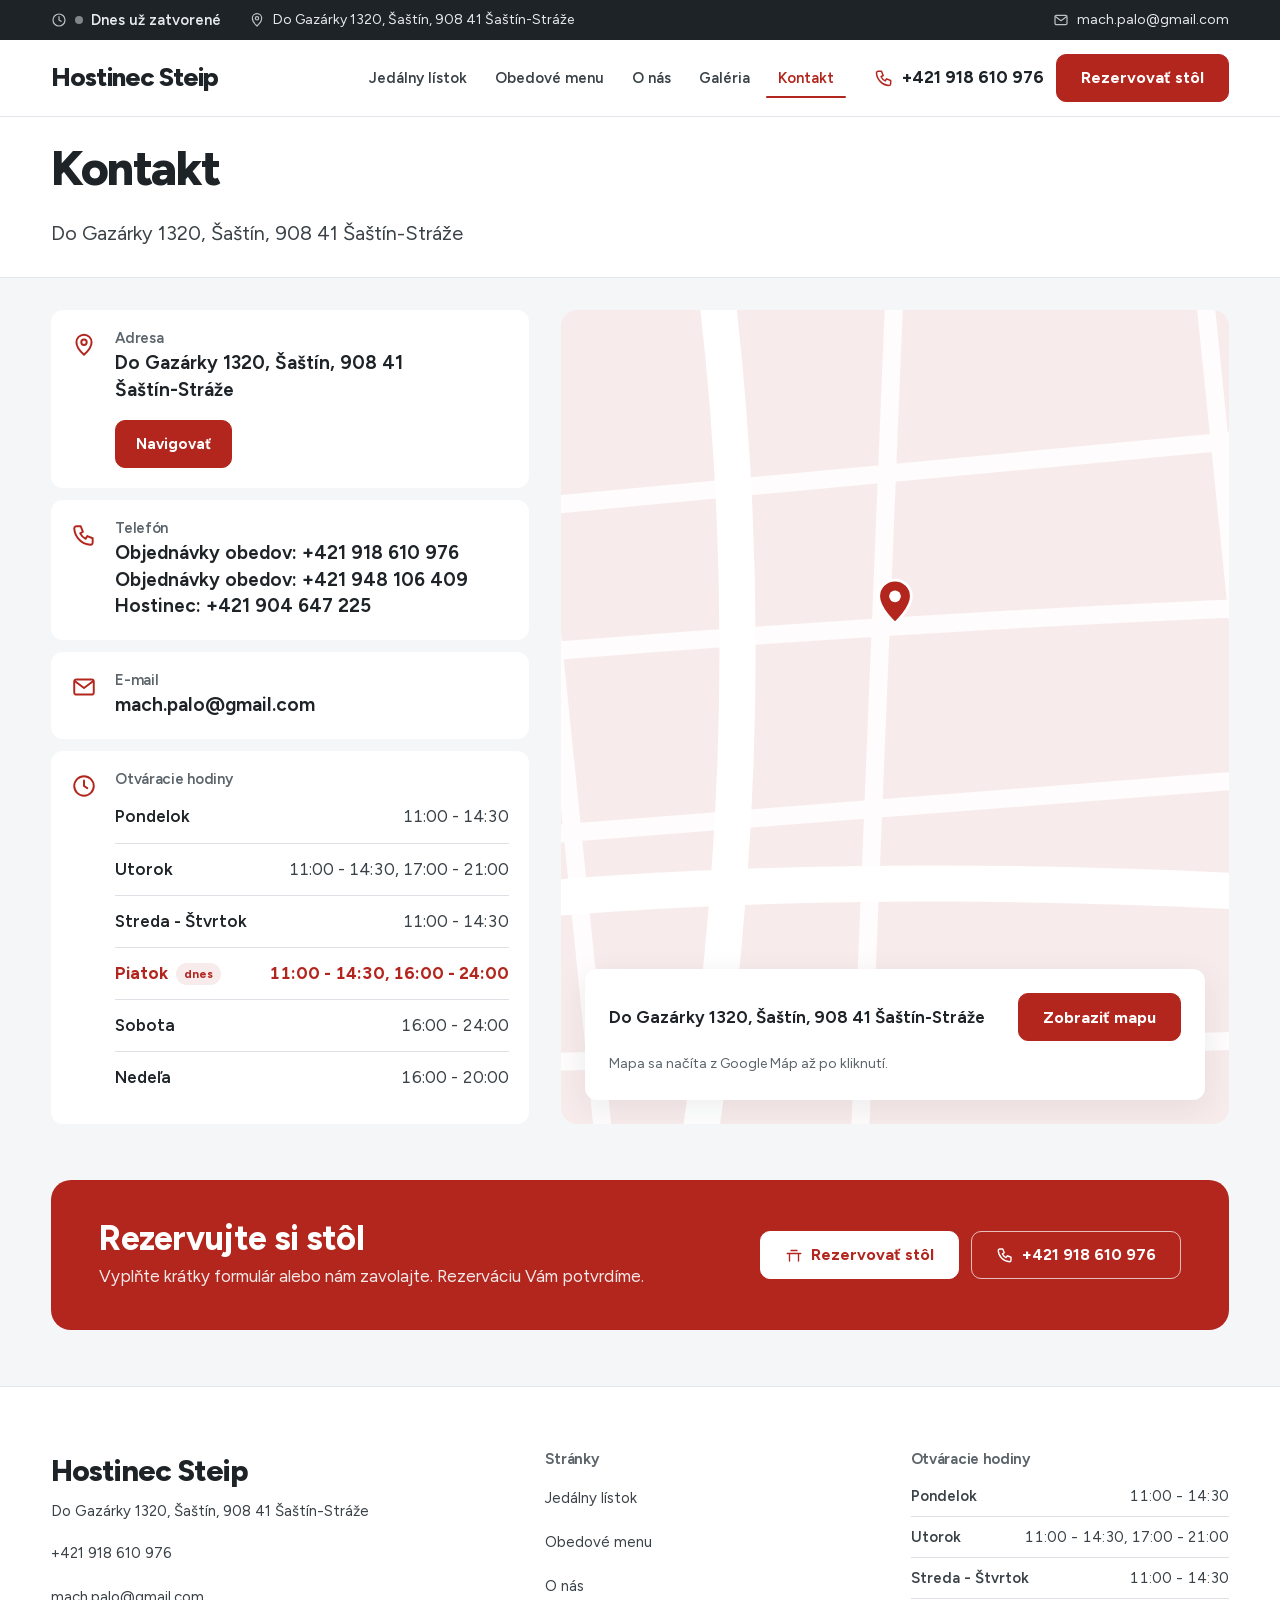
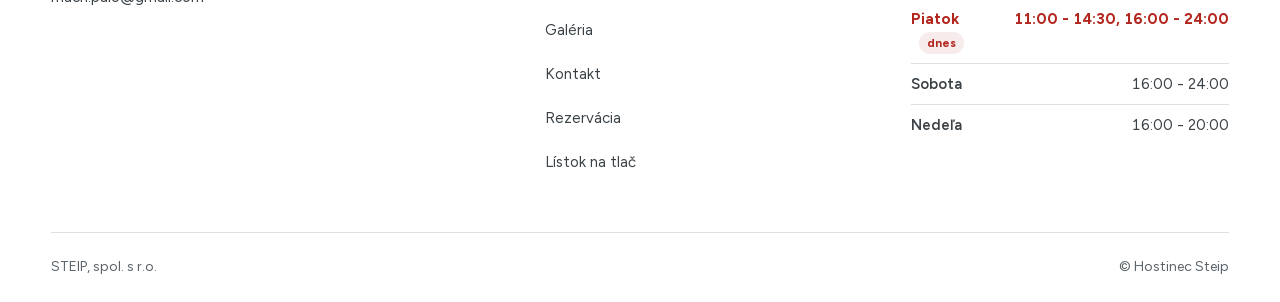
<file: kontakt/index.html>
<!doctype html>
<html lang="sk">
<head>
<meta charset="utf-8">
<meta name="viewport" content="width=device-width, initial-scale=1">
<title>Kontakt, Hostinec Steip</title>
<meta name="description" content="Adresa, telefón a otváracie hodiny Hostinec Steip v meste Šaštín-Stráže.">

<meta property="og:title" content="Kontakt, Hostinec Steip">
<meta property="og:description" content="Adresa, telefón a otváracie hodiny Hostinec Steip v meste Šaštín-Stráže.">
<meta property="og:type" content="website">
<meta property="og:locale" content="sk_SK">
<meta name="theme-color" content="#F5F6F4">
<link rel="icon" href="data:image/svg+xml,%3Csvg xmlns='http://www.w3.org/2000/svg' viewBox='0 0 64 64'%3E%3Crect width='64' height='64' rx='16' fill='%233F6B51'/%3E%3Ctext x='32' y='44' font-family='Arial,sans-serif' font-weight='700' font-size='34' fill='white' text-anchor='middle'%3EH%3C/text%3E%3C/svg%3E">
<link rel="preload" href="../assets/fonts/Figtree-latin.woff2" as="font" type="font/woff2" crossorigin>
<link rel="stylesheet" href="../assets/fonty-kaviaren.css"><link rel="stylesheet" href="../assets/kaviaren.css"><link rel="stylesheet" href="../assets/portal.css">
<style>:root{--akcent:#B3261E;--akcent-text:#B3261E;--jemna:color-mix(in srgb,#B3261E 9%,#fff);--papier:#F5F6F8;--p-akcent:#B3261E}</style>
<script>document.documentElement.classList.add('js')</script>
</head>
<body class="p-portal">
<a class="k-skok" href="#obsah">Preskočiť na obsah</a><div class="p-info"><div class="k-obal p-info__in"><span class="p-info__stav"><svg viewBox="0 0 24 24" fill="none" stroke="currentColor" stroke-width="1.8" stroke-linecap="round" stroke-linejoin="round" aria-hidden="true"><circle cx="12" cy="12" r="9"/><path d="M12 7v5l3 2"/></svg><span class="k-stav" data-hodiny="[[&quot;Pondelok&quot;, &quot;11:00 - 14:30&quot;], [&quot;Utorok&quot;, &quot;11:00 - 14:30, 17:00 - 21:00&quot;], [&quot;Streda - Štvrtok&quot;, &quot;11:00 - 14:30&quot;], [&quot;Piatok&quot;, &quot;11:00 - 14:30, 16:00 - 24:00&quot;], [&quot;Sobota&quot;, &quot;16:00 - 24:00&quot;], [&quot;Nedeľa&quot;, &quot;16:00 - 20:00&quot;]]">Otváracie hodiny</span></span><a href="https://www.google.com/maps/search/?api=1&amp;query=Do Gazárky 1320, Šaštín, 908 41 Šaštín-Stráže" target="_blank" rel="noopener"><svg viewBox="0 0 24 24" fill="none" stroke="currentColor" stroke-width="1.8" stroke-linecap="round" stroke-linejoin="round" aria-hidden="true"><path d="M12 21s-7-6.2-7-11.5a7 7 0 0 1 14 0C19 14.8 12 21 12 21z"/><circle cx="12" cy="9.5" r="2.5"/></svg>Do Gazárky 1320, Šaštín, 908 41 Šaštín-Stráže</a><a class="p-info__mail" href="mailto:mach.palo@gmail.com"><svg viewBox="0 0 24 24" fill="none" stroke="currentColor" stroke-width="1.8" stroke-linecap="round" stroke-linejoin="round" aria-hidden="true"><rect x="3" y="5" width="18" height="14" rx="2"/><path d="m4 7 8 6 8-6"/></svg>mach.palo@gmail.com</a></div></div>
<header class="k-hlava p-hlava"><div class="k-hlava__in">
<a class="k-logo" href="../" style="--ld:4.18" aria-label="Hostinec Steip, úvod">Hostinec Steip</a>
<nav class="k-nav" id="k-nav" aria-label="Hlavná navigácia">
<ul><li><a href="../jedalny-listok/">Jedálny lístok</a></li><li><a href="../menu/">Obedové menu</a></li><li><a href="../o-nas/">O nás</a></li><li><a href="../galeria/">Galéria</a></li><li><a href="../kontakt/" aria-current=page>Kontakt</a></li></ul>
<a class="k-tlacidlo k-nav__rez" href="../rezervacia/">Rezervovať stôl</a>
<div class="k-nav__extra"><a href="tel:+421918610976"><svg viewBox="0 0 24 24" fill="none" stroke="currentColor" stroke-width="1.8" stroke-linecap="round" stroke-linejoin="round" aria-hidden="true"><path d="M5 4h4l2 5-2.5 1.5a11 11 0 0 0 5 5L15 13l5 2v4a2 2 0 0 1-2 2A16 16 0 0 1 3 6a2 2 0 0 1 2-2"/></svg>+421 918 610 976</a><a href="https://www.google.com/maps/search/?api=1&amp;query=Do Gazárky 1320, Šaštín, 908 41 Šaštín-Stráže" target="_blank" rel="noopener"><svg viewBox="0 0 24 24" fill="none" stroke="currentColor" stroke-width="1.8" stroke-linecap="round" stroke-linejoin="round" aria-hidden="true"><path d="M12 21s-7-6.2-7-11.5a7 7 0 0 1 14 0C19 14.8 12 21 12 21z"/><circle cx="12" cy="9.5" r="2.5"/></svg>Do Gazárky 1320, Šaštín, 908 41 Šaštín-Stráže</a></div>
</nav>
<a class="p-hlava__tel" href="tel:+421918610976"><svg viewBox="0 0 24 24" fill="none" stroke="currentColor" stroke-width="1.8" stroke-linecap="round" stroke-linejoin="round" aria-hidden="true"><path d="M5 4h4l2 5-2.5 1.5a11 11 0 0 0 5 5L15 13l5 2v4a2 2 0 0 1-2 2A16 16 0 0 1 3 6a2 2 0 0 1 2-2"/></svg><span>+421 918 610 976</span></a>
<a class="k-tlacidlo p-hlava__rez" href="../rezervacia/">Rezervovať stôl</a>
<button class="k-menu-tl" type="button" aria-expanded="false" aria-controls="k-nav"><span class="k-menu-tl__ik" aria-hidden="true"><i></i><i></i></span><span>Menu</span></button>
</div></header>
<main id="obsah">
<section class="k-podhlava "><div class="k-obal k-podhlava__in">
<div class="k-podhlava__txt"><h1 style="--d:3.67">Kontakt</h1>
<p class="k-podhlava__uvod">Do Gazárky 1320, Šaštín, 908 41 Šaštín-Stráže</p></div>

</div></section>
<section class="k-sekcia k-sekcia--tesna" aria-label="Kontaktné údaje"><div class="k-obal k-kontakt">
<div class="k-kontakt__udaje"><div class="k-kontakt__k"><svg viewBox="0 0 24 24" fill="none" stroke="currentColor" stroke-width="1.8" stroke-linecap="round" stroke-linejoin="round" aria-hidden="true"><path d="M12 21s-7-6.2-7-11.5a7 7 0 0 1 14 0C19 14.8 12 21 12 21z"/><circle cx="12" cy="9.5" r="2.5"/></svg><h2>Adresa</h2><p>Do Gazárky 1320, Šaštín, 908 41 Šaštín-Stráže</p>
<a class="k-tlacidlo k-tlacidlo--male" href="https://www.google.com/maps/search/?api=1&amp;query=Do Gazárky 1320, Šaštín, 908 41 Šaštín-Stráže" target="_blank" rel="noopener">Navigovať</a></div><div class="k-kontakt__k"><svg viewBox="0 0 24 24" fill="none" stroke="currentColor" stroke-width="1.8" stroke-linecap="round" stroke-linejoin="round" aria-hidden="true"><path d="M5 4h4l2 5-2.5 1.5a11 11 0 0 0 5 5L15 13l5 2v4a2 2 0 0 1-2 2A16 16 0 0 1 3 6a2 2 0 0 1 2-2"/></svg><h2>Telefón</h2><p>Objednávky obedov: <a href="tel:+421918610976">+421 918 610 976</a></p><p>Objednávky obedov: <a href="tel:+421948106409">+421 948 106 409</a></p><p>Hostinec: <a href="tel:+421904647225">+421 904 647 225</a></p></div><div class="k-kontakt__k"><svg viewBox="0 0 24 24" fill="none" stroke="currentColor" stroke-width="1.8" stroke-linecap="round" stroke-linejoin="round" aria-hidden="true"><rect x="3" y="5" width="18" height="14" rx="2"/><path d="m4 7 8 6 8-6"/></svg><h2>E-mail</h2><p><a href="mailto:mach.palo@gmail.com">mach.palo@gmail.com</a></p></div>
<div class="k-kontakt__k k-kontakt__k--hod"><svg viewBox="0 0 24 24" fill="none" stroke="currentColor" stroke-width="1.8" stroke-linecap="round" stroke-linejoin="round" aria-hidden="true"><circle cx="12" cy="12" r="9"/><path d="M12 7v5l3 2"/></svg><h2>Otváracie hodiny</h2><dl class="k-hodiny" data-hodiny><div><dt>Pondelok</dt><dd>11:00 - 14:30</dd></div><div><dt>Utorok</dt><dd>11:00 - 14:30, 17:00 - 21:00</dd></div><div><dt>Streda - Štvrtok</dt><dd>11:00 - 14:30</dd></div><div><dt>Piatok</dt><dd>11:00 - 14:30, 16:00 - 24:00</dd></div><div><dt>Sobota</dt><dd>16:00 - 24:00</dd></div><div><dt>Nedeľa</dt><dd>16:00 - 20:00</dd></div></dl></div></div>
<div class="k-mapa" data-mapa="https://maps.google.com/maps?q=Do%20Gaz%C3%A1rky%201320%2C%20%C5%A0a%C5%A1t%C3%ADn%2C%20908%2041%20%C5%A0a%C5%A1t%C3%ADn-Str%C3%A1%C5%BEe&amp;z=16&amp;output=embed">
<svg class="k-mapa__ulice" viewBox="0 0 600 450" preserveAspectRatio="xMidYMid slice" aria-hidden="true">
<path d="M-20 120 L620 60 M-20 300 L620 250 M-20 420 L620 400 M90 -20 L140 470 M300 -20 L280 470 M470 -20 L520 470 M-20 200 Q300 170 620 160" />
<path class="k-mapa__hlavna" d="M-20 340 Q250 300 620 330 M200 -20 Q230 220 190 470" />
</svg>
<div class="k-mapa__pin"><svg viewBox="0 0 24 24" fill="none" stroke="currentColor" stroke-width="1.8" stroke-linecap="round" stroke-linejoin="round" aria-hidden="true"><path d="M12 21s-7-6.2-7-11.5a7 7 0 0 1 14 0C19 14.8 12 21 12 21z"/><circle cx="12" cy="9.5" r="2.5"/></svg></div>
<div class="k-mapa__stitok"><p>Do Gazárky 1320, Šaštín, 908 41 Šaštín-Stráže</p>
<button type="button" class="k-tlacidlo">Zobraziť mapu</button>
<span>Mapa sa načíta z Google Máp až po kliknutí.</span></div>
</div>
</div></section>
<section class="k-sekcia p-cta" aria-labelledby="cta-h"><div class="k-obal"><div class="p-cta__in">
<div><h2 id="cta-h">Rezervujte si stôl</h2>
<p>Vyplňte krátky formulár alebo nám zavolajte. Rezerváciu Vám potvrdíme.</p></div>
<div class="p-cta__akcie"><a class="k-tlacidlo k-tlacidlo--biele" href="../rezervacia/"><svg viewBox="0 0 24 24" fill="none" stroke="currentColor" stroke-width="1.8" stroke-linecap="round" stroke-linejoin="round" aria-hidden="true"><path d="M3 10h18M6 10v10M18 10v10M8 6h8"/></svg>Rezervovať stôl</a><a class="k-tlacidlo k-tlacidlo--obrys-biele" href="tel:+421918610976"><svg viewBox="0 0 24 24" fill="none" stroke="currentColor" stroke-width="1.8" stroke-linecap="round" stroke-linejoin="round" aria-hidden="true"><path d="M5 4h4l2 5-2.5 1.5a11 11 0 0 0 5 5L15 13l5 2v4a2 2 0 0 1-2 2A16 16 0 0 1 3 6a2 2 0 0 1 2-2"/></svg>+421 918 610 976</a></div>
</div></div></section>
</main>
<footer class="k-pata"><div class="k-obal k-pata__in">
<div class="k-pata__znacka"><a class="k-logo k-logo--pata" href="../" style="--ld:4.18" aria-label="Hostinec Steip, úvod">Hostinec Steip</a>
<p>Do Gazárky 1320, Šaštín, 908 41 Šaštín-Stráže</p>
<p class="k-pata__kontakt"><a href="tel:+421918610976">+421 918 610 976</a><a href="mailto:mach.palo@gmail.com">mach.palo@gmail.com</a></p></div>
<nav aria-label="Odkazy v pätičke"><h2>Stránky</h2><ul><li><a href="../jedalny-listok/">Jedálny lístok</a></li><li><a href="../menu/">Obedové menu</a></li><li><a href="../o-nas/">O nás</a></li><li><a href="../galeria/">Galéria</a></li><li><a href="../kontakt/">Kontakt</a></li><li><a href="../rezervacia/">Rezervácia</a></li><li><a href="../jedalny-listok.pdf">Lístok na tlač</a></li></ul></nav>
<div><h2>Otváracie hodiny</h2><dl class="k-hodiny k-hodiny--pata" data-hodiny><div><dt>Pondelok</dt><dd>11:00 - 14:30</dd></div><div><dt>Utorok</dt><dd>11:00 - 14:30, 17:00 - 21:00</dd></div><div><dt>Streda - Štvrtok</dt><dd>11:00 - 14:30</dd></div><div><dt>Piatok</dt><dd>11:00 - 14:30, 16:00 - 24:00</dd></div><div><dt>Sobota</dt><dd>16:00 - 24:00</dd></div><div><dt>Nedeľa</dt><dd>16:00 - 20:00</dd></div></dl></div>
</div>
<div class="k-obal k-pata__spodok"><p>STEIP, spol. s r.o.</p><p>© Hostinec Steip</p></div>
</footer>
<nav class="p-spodok" aria-label="Rýchle akcie"><a class="p-spodok__tel" href="tel:+421918610976"><svg viewBox="0 0 24 24" fill="none" stroke="currentColor" stroke-width="1.8" stroke-linecap="round" stroke-linejoin="round" aria-hidden="true"><path d="M5 4h4l2 5-2.5 1.5a11 11 0 0 0 5 5L15 13l5 2v4a2 2 0 0 1-2 2A16 16 0 0 1 3 6a2 2 0 0 1 2-2"/></svg>Zavolať</a><a class="p-spodok__rez" href="../rezervacia/"><svg viewBox="0 0 24 24" fill="none" stroke="currentColor" stroke-width="1.8" stroke-linecap="round" stroke-linejoin="round" aria-hidden="true"><path d="M3 10h18M6 10v10M18 10v10M8 6h8"/></svg>Rezervovať stôl</a></nav>

<script src="../assets/restauracia.js" defer></script>
<script>
(function(){
  var D=document, R=D.documentElement, hl=D.querySelector('.k-hlava');
  function miera(){ if(hl) R.style.setProperty('--k-hlava', hl.offsetHeight+'px');
    var u=D.getElementById('wh-ukazka'); R.style.setProperty('--k-pas', (u?u.offsetHeight:0)+'px'); }
  miera(); D.addEventListener('DOMContentLoaded', miera); addEventListener('load', miera); addEventListener('resize', miera);

  /* mobilné menu: Esc zatvorí, Tab ostane v paneli */
  var tl=D.querySelector('.k-menu-tl'), nav=D.getElementById('k-nav');
  function otvorene(){ return hl && hl.classList.contains('otvorene'); }
  function zavri(fokus){ if(!otvorene()) return; hl.classList.remove('otvorene'); tl.setAttribute('aria-expanded','false');
    R.classList.remove('k-zamok'); nav.style.height=''; if(fokus) tl.focus(); }
  if(tl && nav){
    tl.addEventListener('click', function(){
      if(otvorene()) return zavri();
      hl.classList.add('otvorene'); tl.setAttribute('aria-expanded','true'); R.classList.add('k-zamok');
      nav.style.height=Math.max(240, innerHeight-hl.getBoundingClientRect().bottom)+'px';
      var a=nav.querySelector('a'); if(a) a.focus();
    });
    D.addEventListener('keydown', function(ev){
      if(!otvorene()) return;
      if(ev.key==='Escape'){ ev.preventDefault(); zavri(true); return; }
      if(ev.key==='Tab'){ var f=[tl].concat([].slice.call(nav.querySelectorAll('a'))), i=f.indexOf(D.activeElement);
        if(ev.shiftKey && i===0){ ev.preventDefault(); f[f.length-1].focus(); }
        else if(!ev.shiftKey && i===f.length-1){ ev.preventDefault(); f[0].focus(); } }
    });
    nav.addEventListener('click', function(ev){ if(ev.target.closest && ev.target.closest('a')) zavri(); });
    var mq=matchMedia('(min-width: 1080px)'); var zm=function(m){ if(m.matches) zavri(); };
    if(mq.addEventListener) mq.addEventListener('change', zm); else if(mq.addListener) mq.addListener(zm);
  }

  var d=new Date().getDay();
  /* obedové menu: záložky dní, dnešok sa vyberie sám */
  [].forEach.call(D.querySelectorAll('[role=tablist]'),function(zoz){
    var tabs=[].slice.call(zoz.querySelectorAll('[role=tab]'));
    function ukaz(k){tabs.forEach(function(t,j){t.setAttribute('aria-selected',j===k);t.tabIndex=j===k?0:-1;
      D.getElementById(t.getAttribute('aria-controls')).hidden=j!==k;});}
    tabs.forEach(function(t,j){t.addEventListener('click',function(){ukaz(j)});
      t.addEventListener('keydown',function(ev){var n=ev.key==='ArrowRight'?1:ev.key==='ArrowLeft'?-1:0;
        if(n){var k=(j+n+tabs.length)%tabs.length;ukaz(k);tabs[k].focus();}});});
    var k=d>=1&&d<=5?d-1:0; if(tabs.length)ukaz(Math.min(k,tabs.length-1));
  });
  [].forEach.call(D.querySelectorAll('[data-den]'),function(el){if(d>=1&&d<=5&&+el.dataset.den===d-1)el.classList.add('k-den--dnes')});

  /* „Dnes otvorené do …“: len keď sa dajú prečítať všetky riadky hodín, inak ostane pôvodný text */
  var st=D.querySelector('.k-stav');
  if(st){try{
    var H=JSON.parse(st.dataset.hodiny||'[]'), DN=['ned','pon','uto','str','štv','pia','sob'], naj=null, zle=!H.length;
    var t=new Date(), m=t.getHours()*60+t.getMinutes();
    H.forEach(function(r){
      var c=String(r[1]).match(/(\d{1,2})[:.](\d{2})\s*[-–]\s*(\d{1,2})[:.](\d{2})/);
      var dni=String(r[0]).toLowerCase().split(/\s*[-–]\s*|\s+až\s+/).map(function(x){return DN.indexOf(x.trim().slice(0,3))});
      if(/denne|každý deň/.test(String(r[0]).toLowerCase())) dni=[1,0];
      if(!c||dni.some(function(x){return x<0})){ zle=true; return; }
      var ok=dni.length>1?(dni[0]<=dni[1]?d>=dni[0]&&d<=dni[1]:d>=dni[0]||d<=dni[1]):d===dni[0];
      if(ok) naj=[+c[1]*60+ +c[2], +c[3]*60+ +c[4], c[1]+':'+c[2], c[3]+':'+c[4]];
    });
    if(!zle){
      if(!naj) st.textContent='Dnes zatvorené';
      else { var z=naj[1]<=naj[0]?naj[1]+1440:naj[1];
        if(m>=naj[0]&&m<z){ st.textContent='Dnes otvorené do '+naj[3]; st.classList.add('k-stav--otvorene'); }
        else if(m<naj[0]) st.textContent='Dnes otvárame o '+naj[2];
        else st.textContent='Dnes už zatvorené'; }
    }
  }catch(err){}}

  /* lístok: aktívna kategória v páse kategórií */
  var pas=D.querySelector('.k-kat-nav__in');
  if(pas && 'IntersectionObserver' in window){
    var ch=[].slice.call(pas.querySelectorAll('a')), mapa={};
    ch.forEach(function(a){ mapa[a.getAttribute('href').slice(1)]=a; });
    var io2=new IntersectionObserver(function(z){ z.forEach(function(x){ if(!x.isIntersecting) return; var a=mapa[x.target.id]; if(!a) return;
      ch.forEach(function(c){ c.removeAttribute('aria-current'); }); a.setAttribute('aria-current','true');
      pas.scrollLeft=a.offsetLeft-pas.clientWidth/2+a.offsetWidth/2; }); }, {rootMargin:'-35% 0px -60% 0px'});
    ch.forEach(function(a){ var s=D.getElementById(a.getAttribute('href').slice(1)); if(s) io2.observe(s); });
  }

  /* jemné odhalenie pri scrolle */
  var od=D.querySelectorAll('.odhal');
  if('IntersectionObserver' in window){var io=new IntersectionObserver(function(z){z.forEach(function(x){if(x.isIntersecting){x.target.classList.add('videt');io.unobserve(x.target)}})},{rootMargin:'0px 0px -6% 0px'});
    [].forEach.call(od,function(el){io.observe(el)});}
  else [].forEach.call(od,function(el){el.classList.add('videt')});
})();
</script>
<script>
(function(){
  /* záložky kategórií lístka na domove */
  [].forEach.call(document.querySelectorAll('[data-p-tabs]'),function(box){
    var t=[].slice.call(box.querySelectorAll('[data-p-tab]')),pan=[].slice.call(box.querySelectorAll('[data-p-panel]'));
    function ukaz(i){t.forEach(function(b,j){b.setAttribute('aria-selected',j===i)});pan.forEach(function(x,j){x.hidden=j!==i});}
    t.forEach(function(b,i){b.addEventListener('click',function(){ukaz(i)})});
  });
  /* „Dnes otvorené“ aj v karte úvodu: skopíruje stav z informačného pásu */
  var st=document.querySelector('.p-info .k-stav'),k=document.querySelector('[data-p-dnes]');
  if(st&&k) k.textContent=st.textContent;
  if(st&&st.classList.contains('k-stav--otvorene')&&k) k.classList.add('p-dnes--otvorene');
})();
</script>
<script src="../assets/menu-zive.js" data-api="https://webhunter-menu-api.prodej-bytu-3-1-70-m2-172175436.workers.dev" data-site="hostinec-steip-sme14846" data-sablona="portal" data-strana="ine" data-tyzden="tento týždeň" data-cas="v pracovné dni 11:00 – 14:00, rozvoz 11:00 – 13:30" data-koren="../" data-akcent="#1d1f22" defer></script>
</body></html>
</file>
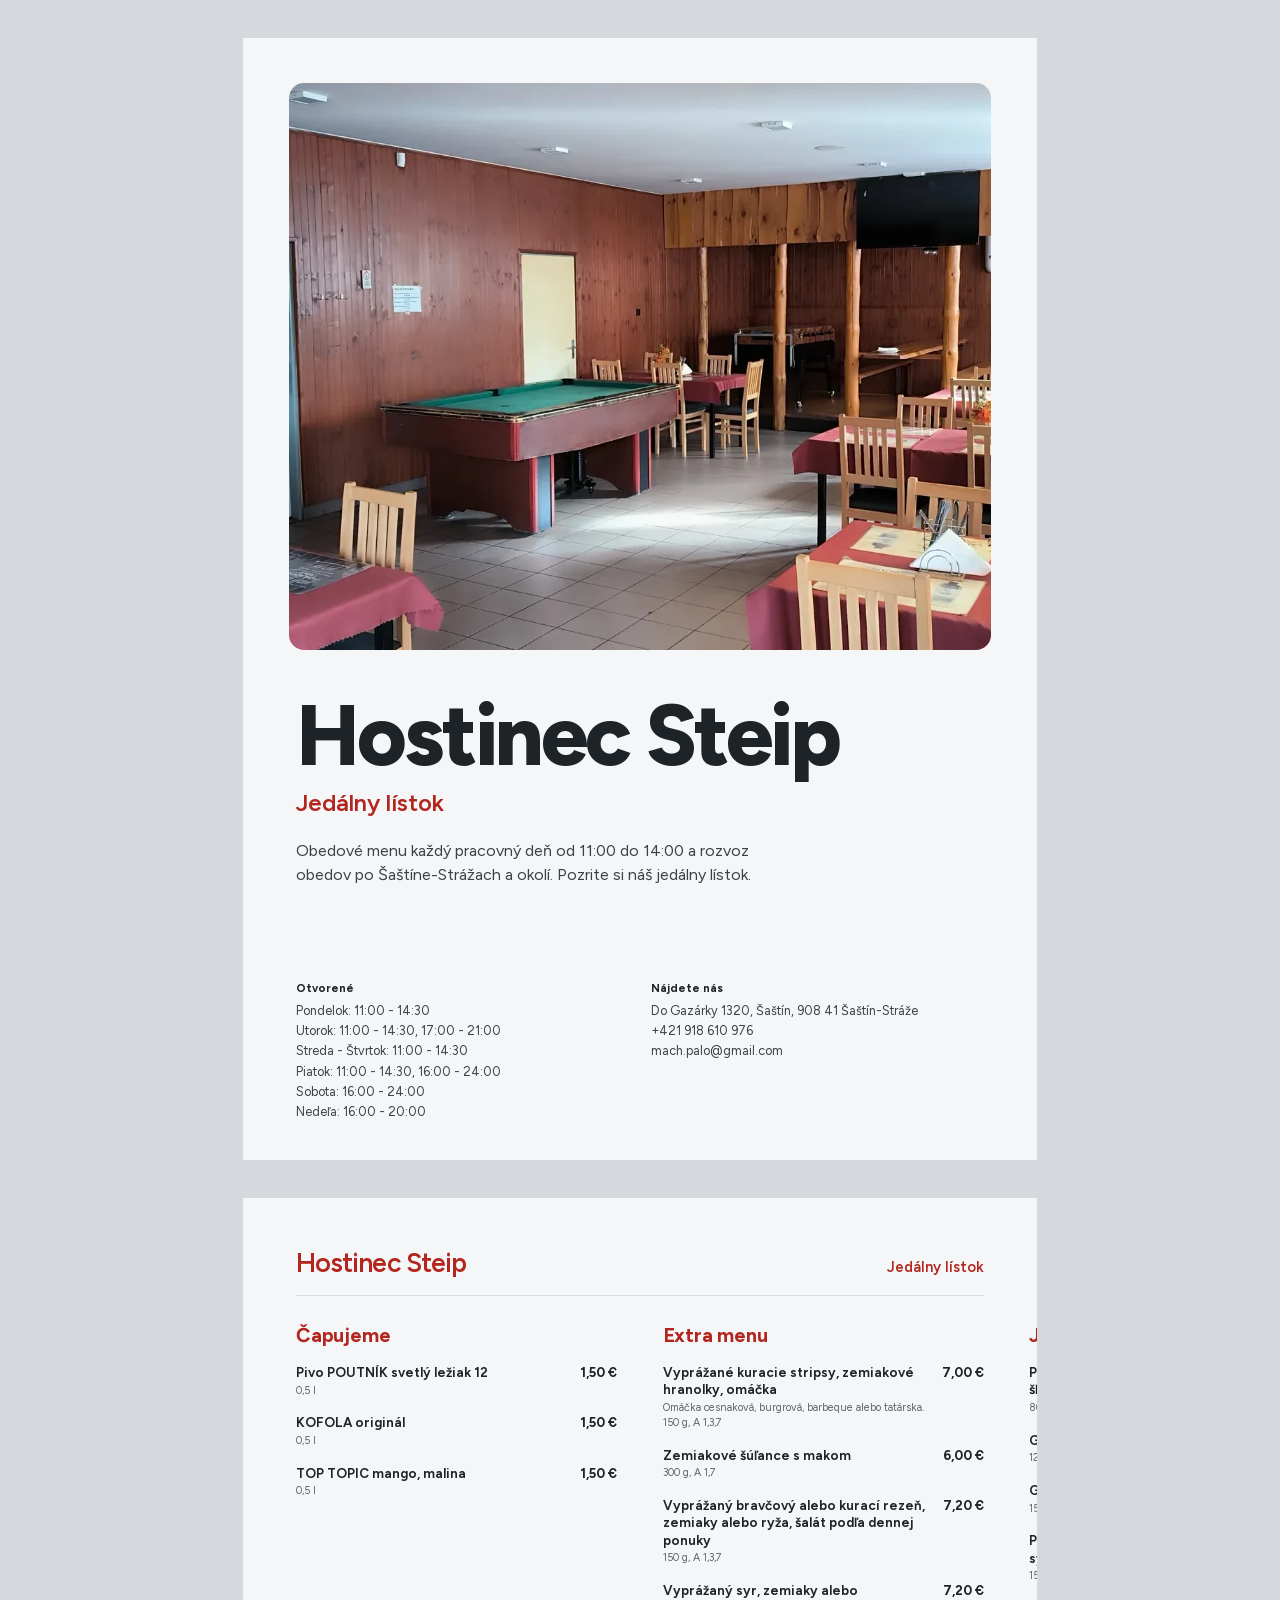
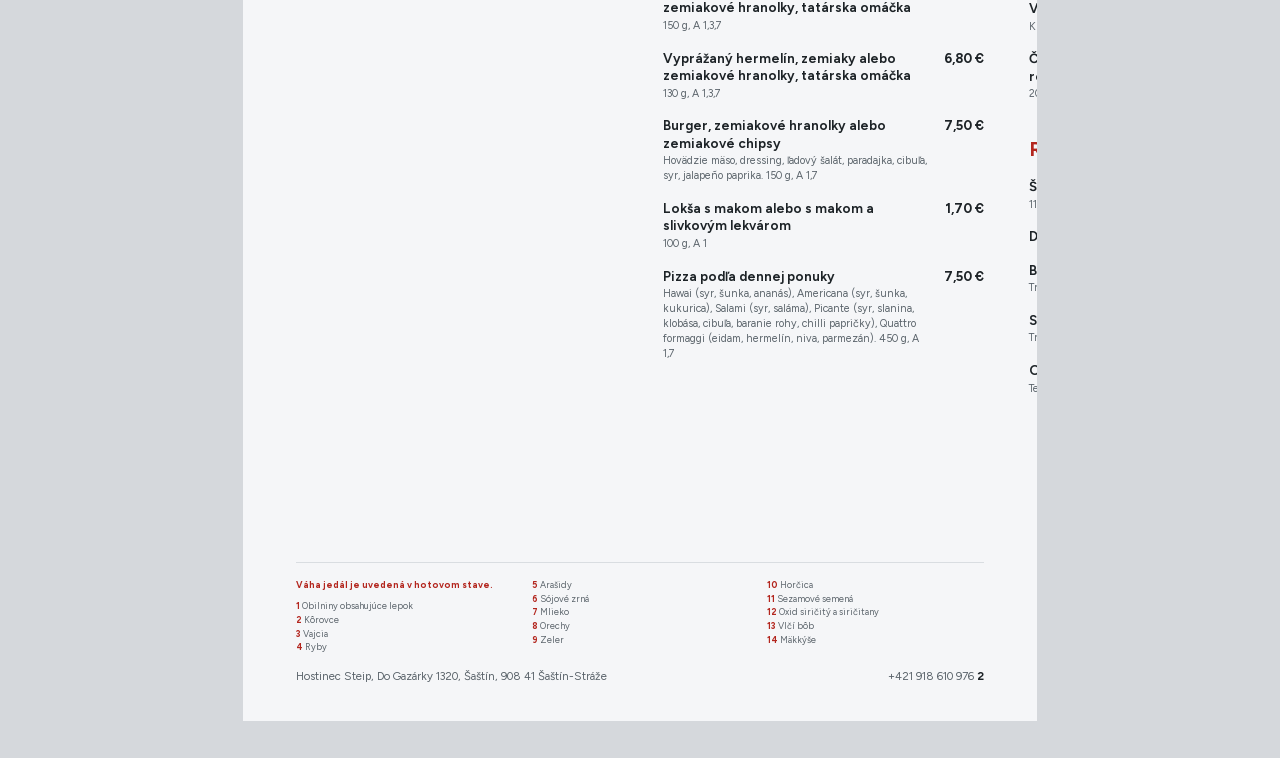
<file: listok-tlac/index.html>
<!doctype html><html lang="sk"><head><meta charset="utf-8">
<meta name="viewport" content="width=device-width, initial-scale=1"><meta name="robots" content="noindex">
<title>Jedálny lístok na tlač, Hostinec Steip</title>
<link rel="stylesheet" href="../assets/fonty-kaviaren.css">
<style>:root{--akcent:#B3261E;--akcent-text:#B3261E;--jemna:color-mix(in srgb,#B3261E 9%,#fff);--papier:#F5F6F8;--p-akcent:#B3261E}
* { box-sizing: border-box; -webkit-print-color-adjust: exact; print-color-adjust: exact; }
html, body { margin: 0; background: #d5d8dc; }
body { font-family: Figtree, system-ui, sans-serif; color: #1D2327; }
img { display: block; }
.foto { position: relative; overflow: hidden; }
.foto img { width: 100%; height: 100%; object-fit: cover; }

@page { size: A4; margin: 0; }
.a4 { width: 210mm; height: 297mm; margin: 10mm auto; background: var(--papier); overflow: hidden; position: relative;
      page-break-after: always; break-after: page; padding: 14mm 14mm 10mm; display: flex; flex-direction: column; }
@media print { html, body { background: none; } .a4 { margin: 0; } }
.logo { font-weight: 800; letter-spacing: -.035em; line-height: .95; }
.hl { display: flex; justify-content: space-between; align-items: baseline; padding-bottom: 5mm; border-bottom: .35mm solid #D9DDE1; }
.hl .logo { font-size: 20pt; }
.hl span { font-size: 11pt; font-weight: 600; color: var(--akcent-text); }
.pata { display: flex; justify-content: space-between; font-size: 8.5pt; color: #5B646B; padding-top: 4mm; margin-top: auto; }
.cislo { font-weight: 700; color: #1D2327; }

/* titulka lístka */
.tit .foto { height: 150mm; border-radius: 4mm; margin: -2mm -2mm 0; }
.tit .logo { font-size: 64pt; margin-top: 12mm; }
.tit__podnadpis { font-size: 18pt; font-weight: 600; color: var(--akcent-text); margin: 3mm 0 0; }
.tit__claim { font-size: 12pt; line-height: 1.5; color: #3A4247; max-width: 130mm; margin: 6mm 0 0; }
.tit__info { display: grid; grid-template-columns: 1fr 1fr; gap: 6mm; margin-top: auto; font-size: 9.5pt; line-height: 1.6; color: #3A4247; }
.tit__info b { display: block; color: #1D2327; font-size: 8.5pt; margin-bottom: 1mm; }

/* stránky lístka: dva stĺpce */
.obsah { columns: 2; column-gap: 12mm; flex: 1 1 0; min-height: 0; padding-top: 7mm; column-fill: auto; }
.kat { margin-bottom: 7mm; break-inside: avoid; }
.kat h2 { font-size: 15pt; font-weight: 700; color: var(--akcent-text); margin: 0 0 2.5mm; letter-spacing: -.01em; break-after: avoid; }
.pol { display: grid; grid-template-columns: 1fr auto; gap: .6mm 4mm; padding: 2.1mm 0; break-inside: avoid; }
.pol b { font-size: 10pt; font-weight: 650; line-height: 1.3; }
.pol .c { font-size: 10pt; font-weight: 700; white-space: nowrap; }
.pol .m { grid-column: 1; font-size: 8pt; color: #5B646B; line-height: 1.4; }
.al { columns: 3; column-gap: 5mm; font-size: 6.8pt; line-height: 1.5; color: #5B646B; padding-top: 4mm; border-top: .35mm solid #D9DDE1; margin-top: 4mm; }
.al b { color: var(--akcent-text); }

/* týždeň */
.tyz .obsah { columns: auto; flex: 1 1 auto; padding-top: 4mm; }
.den { display: grid; grid-template-columns: 30mm 1fr; gap: 0 6mm; padding: 2.4mm 0; border-top: .35mm solid #D9DDE1; }
.den:first-child { border-top: 0; }
.den h2 { font-size: 13pt; font-weight: 700; color: var(--akcent-text); margin: 1.4mm 0 0; }
.den .pol { padding: .8mm 0; }
.tyz__uvod { display: flex; justify-content: space-between; align-items: flex-end; margin-top: 6mm; }
.tyz__uvod h1 { font-size: 34pt; font-weight: 800; letter-spacing: -.03em; margin: 0; line-height: 1; }
.tyz__uvod p { margin: 0; text-align: right; font-size: 10.5pt; line-height: 1.5; color: #3A4247; }
.tyz__uvod p b { color: var(--akcent-text); font-size: 15pt; }

/* plagát dňa */
.plg .foto { height: 118mm; border-radius: 4mm; }
.plg__den { display: flex; justify-content: space-between; align-items: baseline; margin-top: 9mm; }
.plg__den h1 { font-size: 50pt; font-weight: 800; letter-spacing: -.035em; margin: 0; line-height: 1; }
.plg__den p { margin: 0; font-size: 11pt; text-align: right; line-height: 1.5; color: #3A4247; }
.plg__den p b { font-size: 20pt; color: var(--akcent-text); }
.plg .zoznam { margin-top: 7mm; }
.plg .pol { padding: 3.4mm 0; border-top: .35mm solid #D9DDE1; }
.plg .pol:first-child { border-top: 0; }
.plg .pol b { font-size: 16pt; }
.plg .pol .c { font-size: 17pt; color: var(--akcent-text); }
.plg .pol .m { font-size: 9.5pt; }
</style>
</head><body><section class="a4 tit">
<div class="foto"><img src="../assets/foto/foto-20261015-145757.webp" alt=""></div>
<div class="logo">Hostinec Steip</div>
<p class="tit__podnadpis">Jedálny lístok</p>
<p class="tit__claim">Obedové menu každý pracovný deň od 11:00 do 14:00 a rozvoz obedov po Šaštíne-Strážach a okolí. Pozrite si náš jedálny lístok.</p>
<div class="tit__info"><div><b>Otvorené</b>Pondelok: 11:00 - 14:30<br>Utorok: 11:00 - 14:30, 17:00 - 21:00<br>Streda - Štvrtok: 11:00 - 14:30<br>Piatok: 11:00 - 14:30, 16:00 - 24:00<br>Sobota: 16:00 - 24:00<br>Nedeľa: 16:00 - 20:00</div><div><b>Nájdete nás</b>Do Gazárky 1320, Šaštín, 908 41 Šaštín-Stráže<br>+421 918 610 976<br>mach.palo@gmail.com</div></div>
</section><section class="a4">
<div class="hl"><span class="logo">Hostinec Steip</span><span>Jedálny lístok</span></div>
<div class="obsah"><div class="kat"><h2>Čapujeme</h2><div class="pol"><b>Pivo POUTNÍK svetlý ležiak 12</b><span class="c">1,50 €</span><span class=m>0,5 l</span></div><div class="pol"><b>KOFOLA originál</b><span class="c">1,50 €</span><span class=m>0,5 l</span></div><div class="pol"><b>TOP TOPIC mango, malina</b><span class="c">1,50 €</span><span class=m>0,5 l</span></div></div><div class="kat"><h2>Extra menu</h2><div class="pol"><b>Vyprážané kuracie stripsy, zemiakové hranolky, omáčka</b><span class="c">7,00 €</span><span class=m>Omáčka cesnaková, burgrová, barbeque alebo tatárska. 150 g, A 1,3,7</span></div><div class="pol"><b>Zemiakové šúľance s makom</b><span class="c">6,00 €</span><span class=m>300 g, A 1,7</span></div><div class="pol"><b>Vyprážaný bravčový alebo kurací rezeň, zemiaky alebo ryža, šalát podľa dennej ponuky</b><span class="c">7,20 €</span><span class=m>150 g, A 1,3,7</span></div><div class="pol"><b>Vyprážaný syr, zemiaky alebo zemiakové hranolky, tatárska omáčka</b><span class="c">7,20 €</span><span class=m>150 g, A 1,3,7</span></div><div class="pol"><b>Vyprážaný hermelín, zemiaky alebo zemiakové hranolky, tatárska omáčka</b><span class="c">6,80 €</span><span class=m>130 g, A 1,3,7</span></div><div class="pol"><b>Burger, zemiakové hranolky alebo zemiakové chipsy</b><span class="c">7,50 €</span><span class=m>Hovädzie mäso, dressing, ľadový šalát, paradajka, cibuľa, syr, jalapeño paprika. 150 g, A 1,7</span></div><div class="pol"><b>Lokša s makom alebo s makom a slivkovým lekvárom</b><span class="c">1,70 €</span><span class=m>100 g, A 1</span></div><div class="pol"><b>Pizza podľa dennej ponuky</b><span class="c">7,50 €</span><span class=m>Hawai (syr, šunka, ananás), Americana (syr, šunka, kukurica), Salami (syr, saláma), Picante (syr, slanina, klobása, cibuľa, baranie rohy, chilli papričky), Quattro formaggi (eidam, hermelín, niva, parmezán). 450 g, A 1,7</span></div></div><div class="kat"><h2>Jedlá na objednávku</h2><div class="pol"><b>Palacinka s džemom alebo s nutelou, šľahačkou a čokoládou</b><span class="c">1,50 €</span><span class=m>80 g, A 1,3,7,8</span></div><div class="pol"><b>Grilovaný hermelín s brusnicami</b><span class="c">6,80 €</span><span class=m>120 g, A 7</span></div><div class="pol"><b>Grilovaný losos na masle</b><span class="c">8,00 €</span><span class=m>150 g, A 4,7</span></div><div class="pol"><b>Prírodný bravčový alebo kurací rezeň so syrom</b><span class="c">7,50 €</span><span class=m>150 g, A 7</span></div><div class="pol"><b>Vyprážaný kurací gordon blue</b><span class="c">8,00 €</span><span class=m>Kuracie prsia, tehla syr, šunka. 200 g, A 1,3,7</span></div><div class="pol"><b>Čiernohorský bravčový alebo kurací rezeň</b><span class="c">8,00 €</span><span class=m>200 g, A 1,3,7</span></div></div><div class="kat"><h2>Rozvoz jedál</h2><div class="pol"><b>Šaštín-Stráže</b><span class="c"></span><span class=m>11.00 - 13.30 hod</span></div><div class="pol"><b>Dovoz mimo Šaštín-Stráže</b><span class="c">0,50 €</span></div><div class="pol"><b>Borský Mikuláš, Dojč, Štefanov</b><span class="c"></span><span class=m>Treba objednať do 10.00 hod., po 10.00 hod. účtujeme 1,00 €. </span></div><div class="pol"><b>Smolinské, Čáry, Kuklov, Borský sv. Jur</b><span class="c"></span><span class=m>Treba objednať do 11.00 hod., po 11.00 hod. 1,00 €. </span></div><div class="pol"><b>Objednávky prijímame od 7.00 do 13.00 hod.</b><span class="c"></span><span class=m>Tel. č. 0918 610 976, 0948 106 409 </span></div></div></div>
<div class="al"><p style="margin:0 0 2mm"><b>Váha jedál je uvedená v hotovom stave.</b></p><div><b>1</b> Obilniny obsahujúce lepok</div><div><b>2</b> Kôrovce</div><div><b>3</b> Vajcia</div><div><b>4</b> Ryby</div><div><b>5</b> Arašidy</div><div><b>6</b> Sójové zrná</div><div><b>7</b> Mlieko</div><div><b>8</b> Orechy</div><div><b>9</b> Zeler</div><div><b>10</b> Horčica</div><div><b>11</b> Sezamové semená</div><div><b>12</b> Oxid siričitý a siričitany</div><div><b>13</b> Vlčí bôb</div><div><b>14</b> Mäkkýše</div></div>
<div class="pata"><span>Hostinec Steip, Do Gazárky 1320, Šaštín, 908 41 Šaštín-Stráže</span><span>+421 918 610 976   <span class=cislo>2</span></span></div>
</section></body></html>
</file>
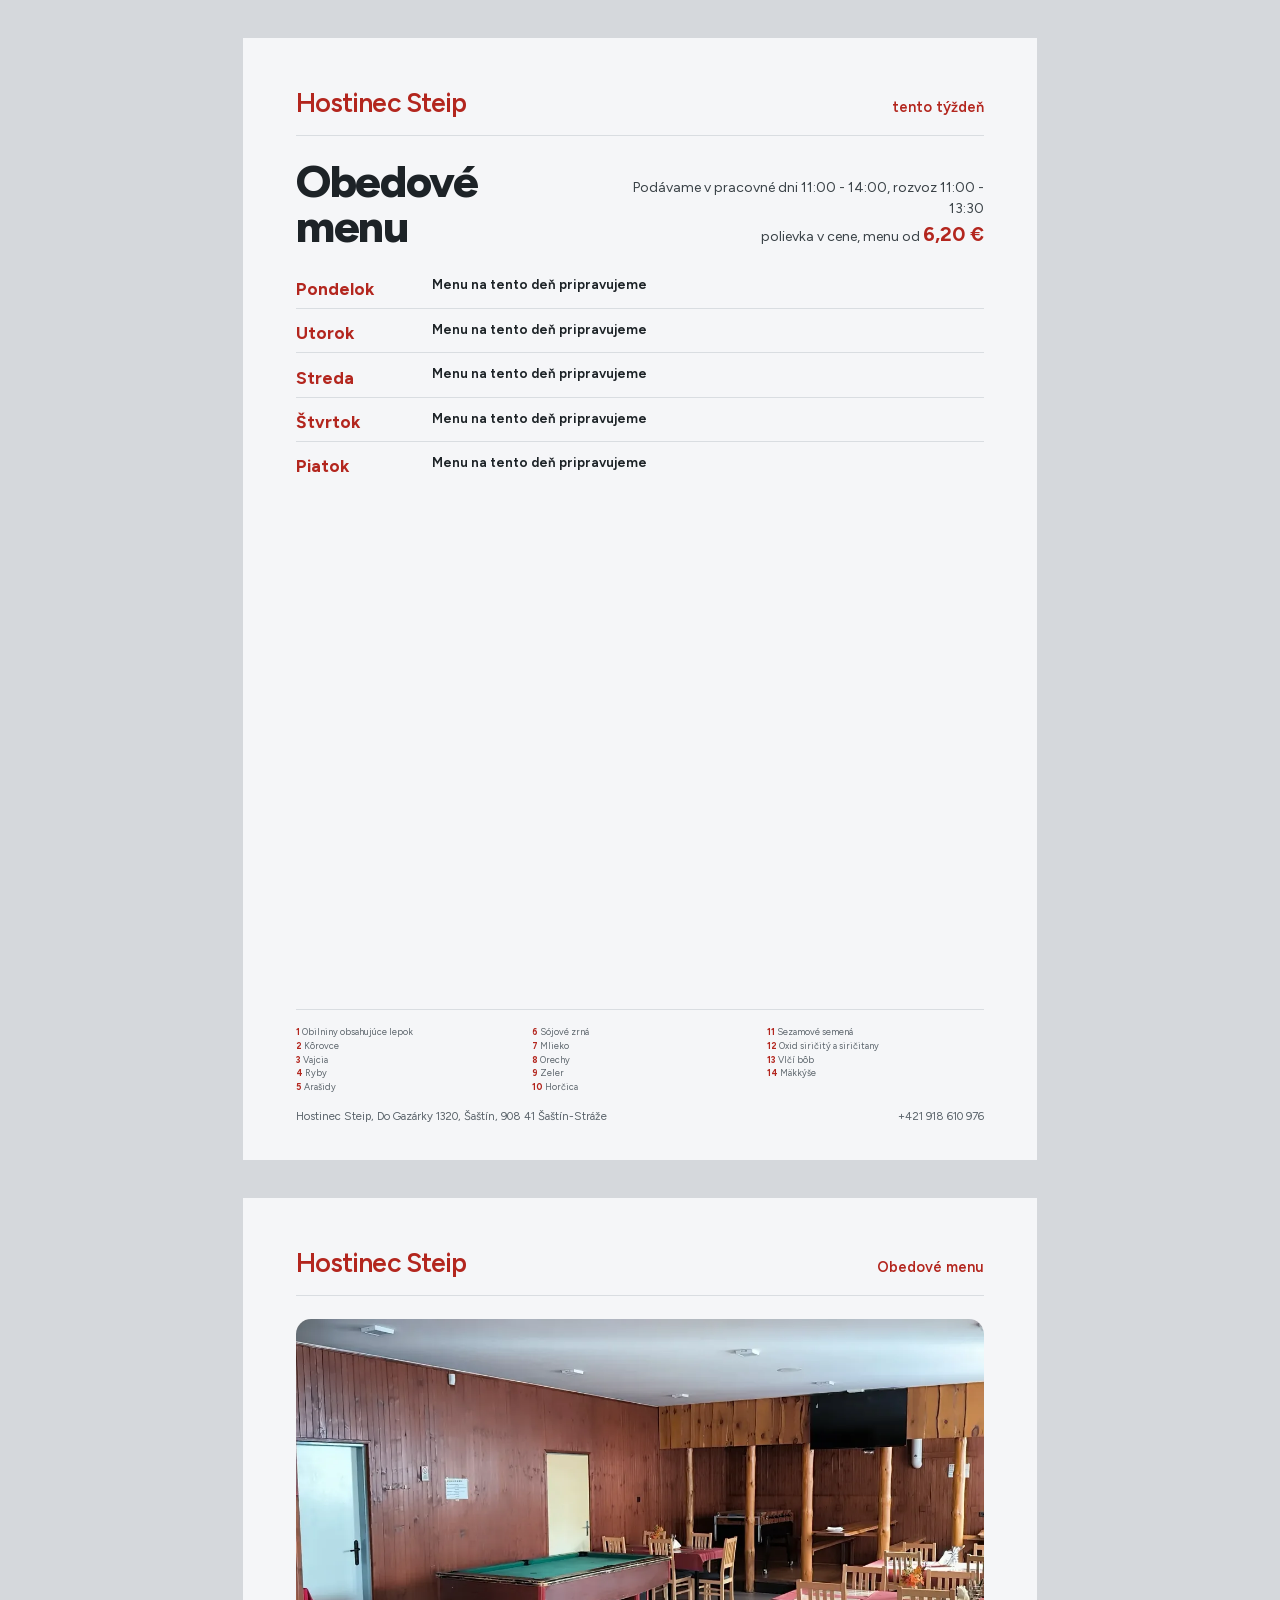
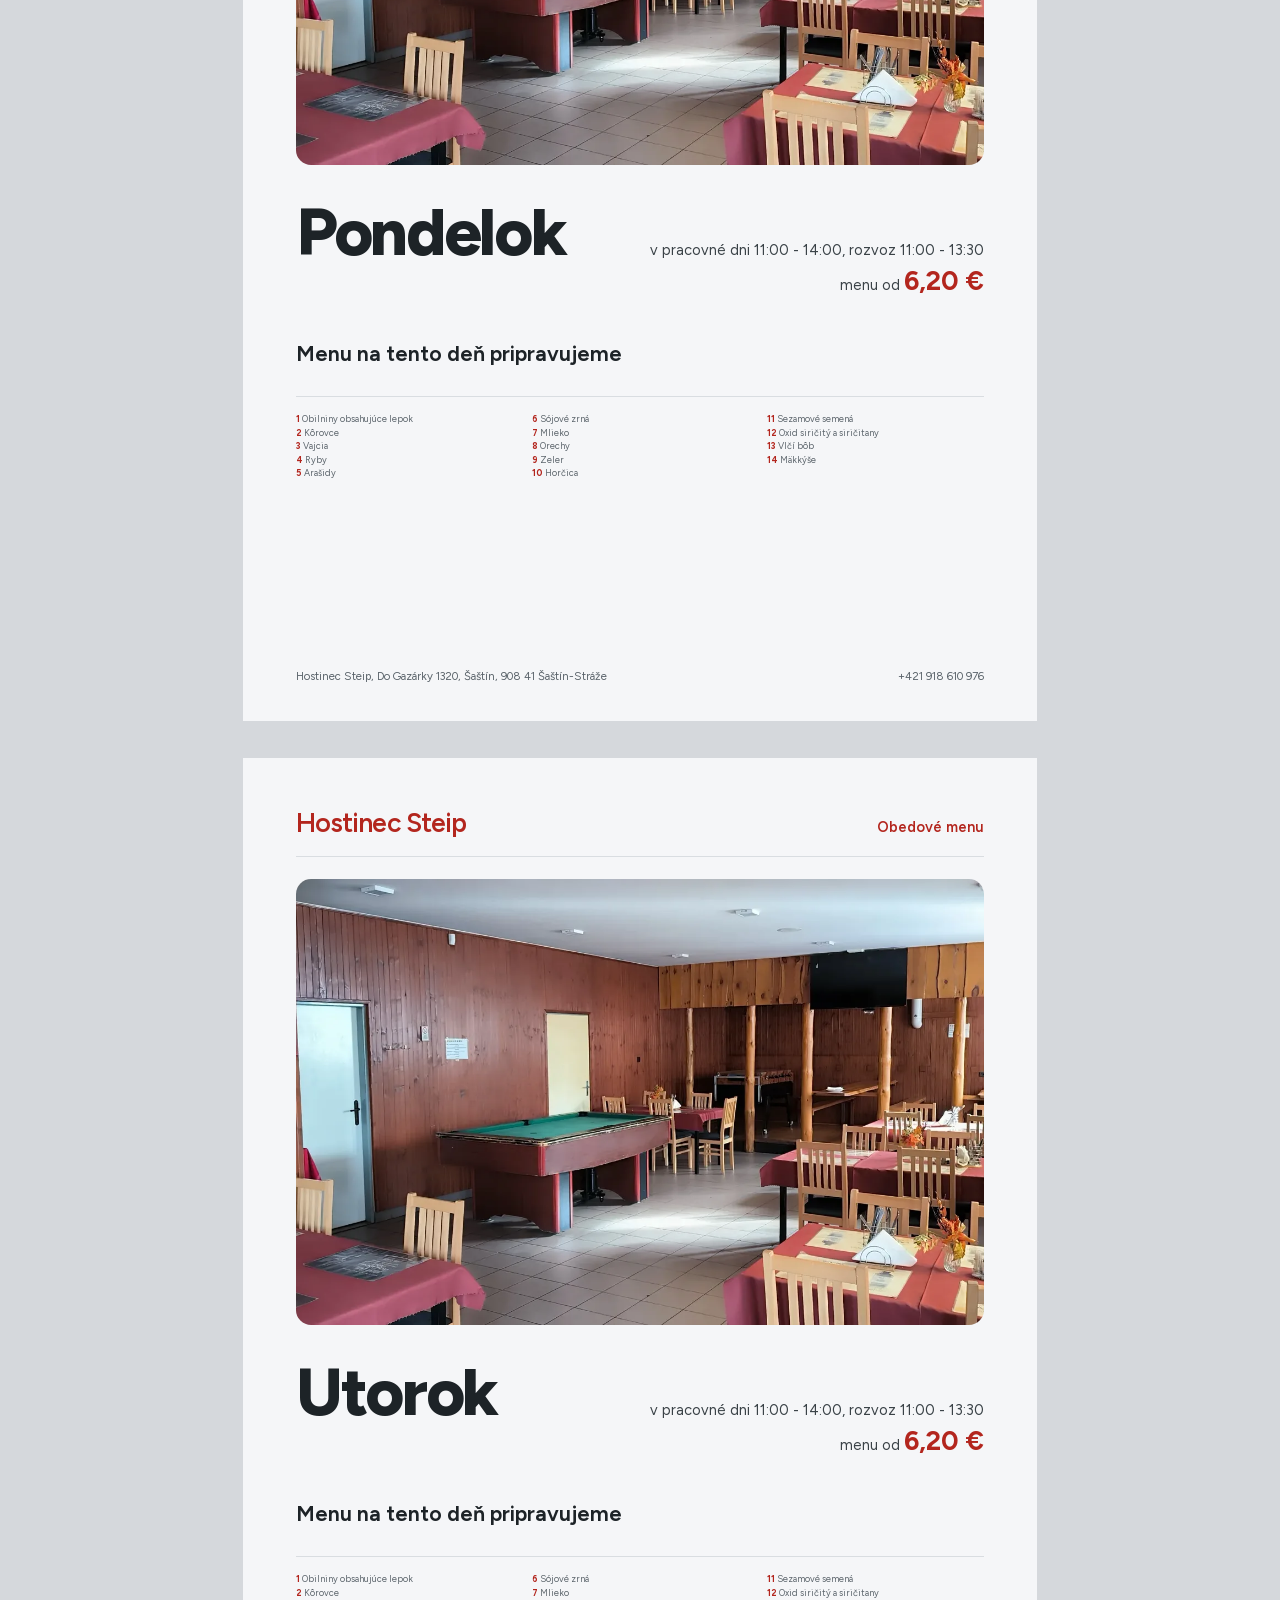
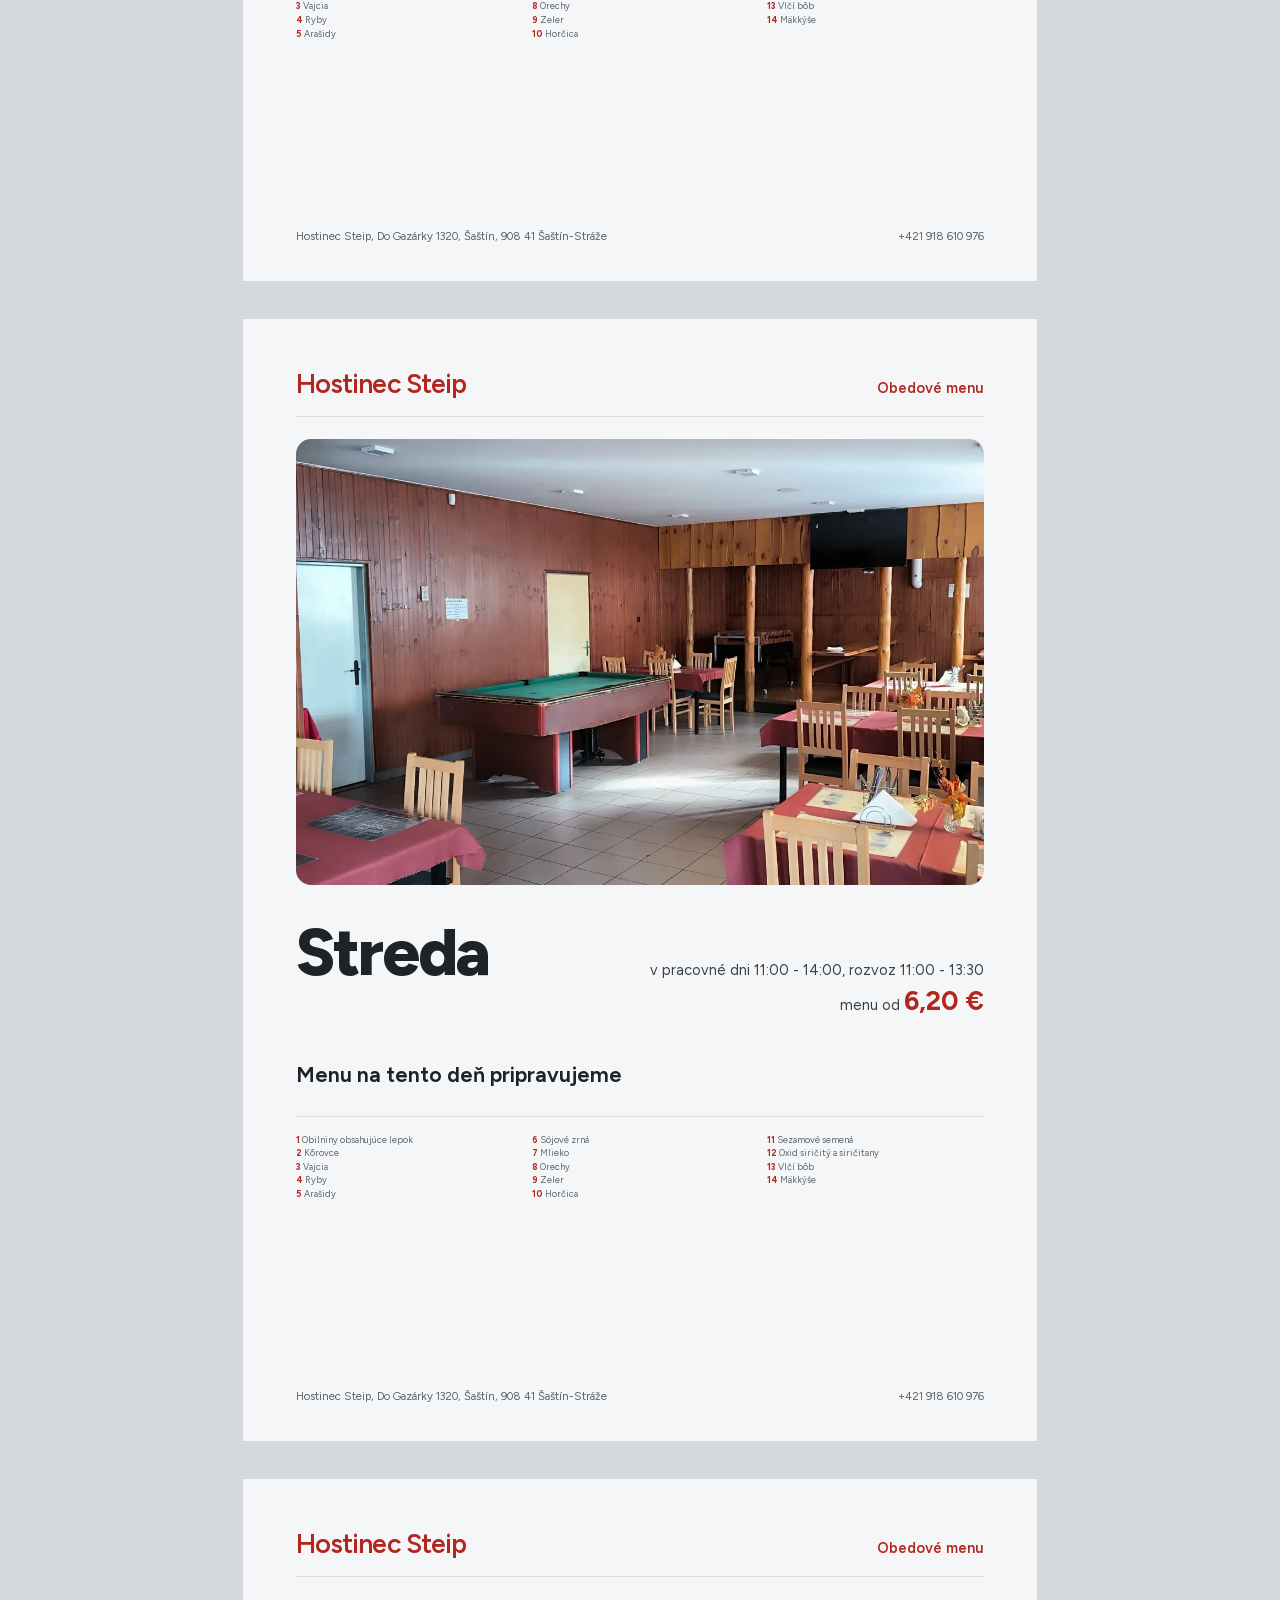
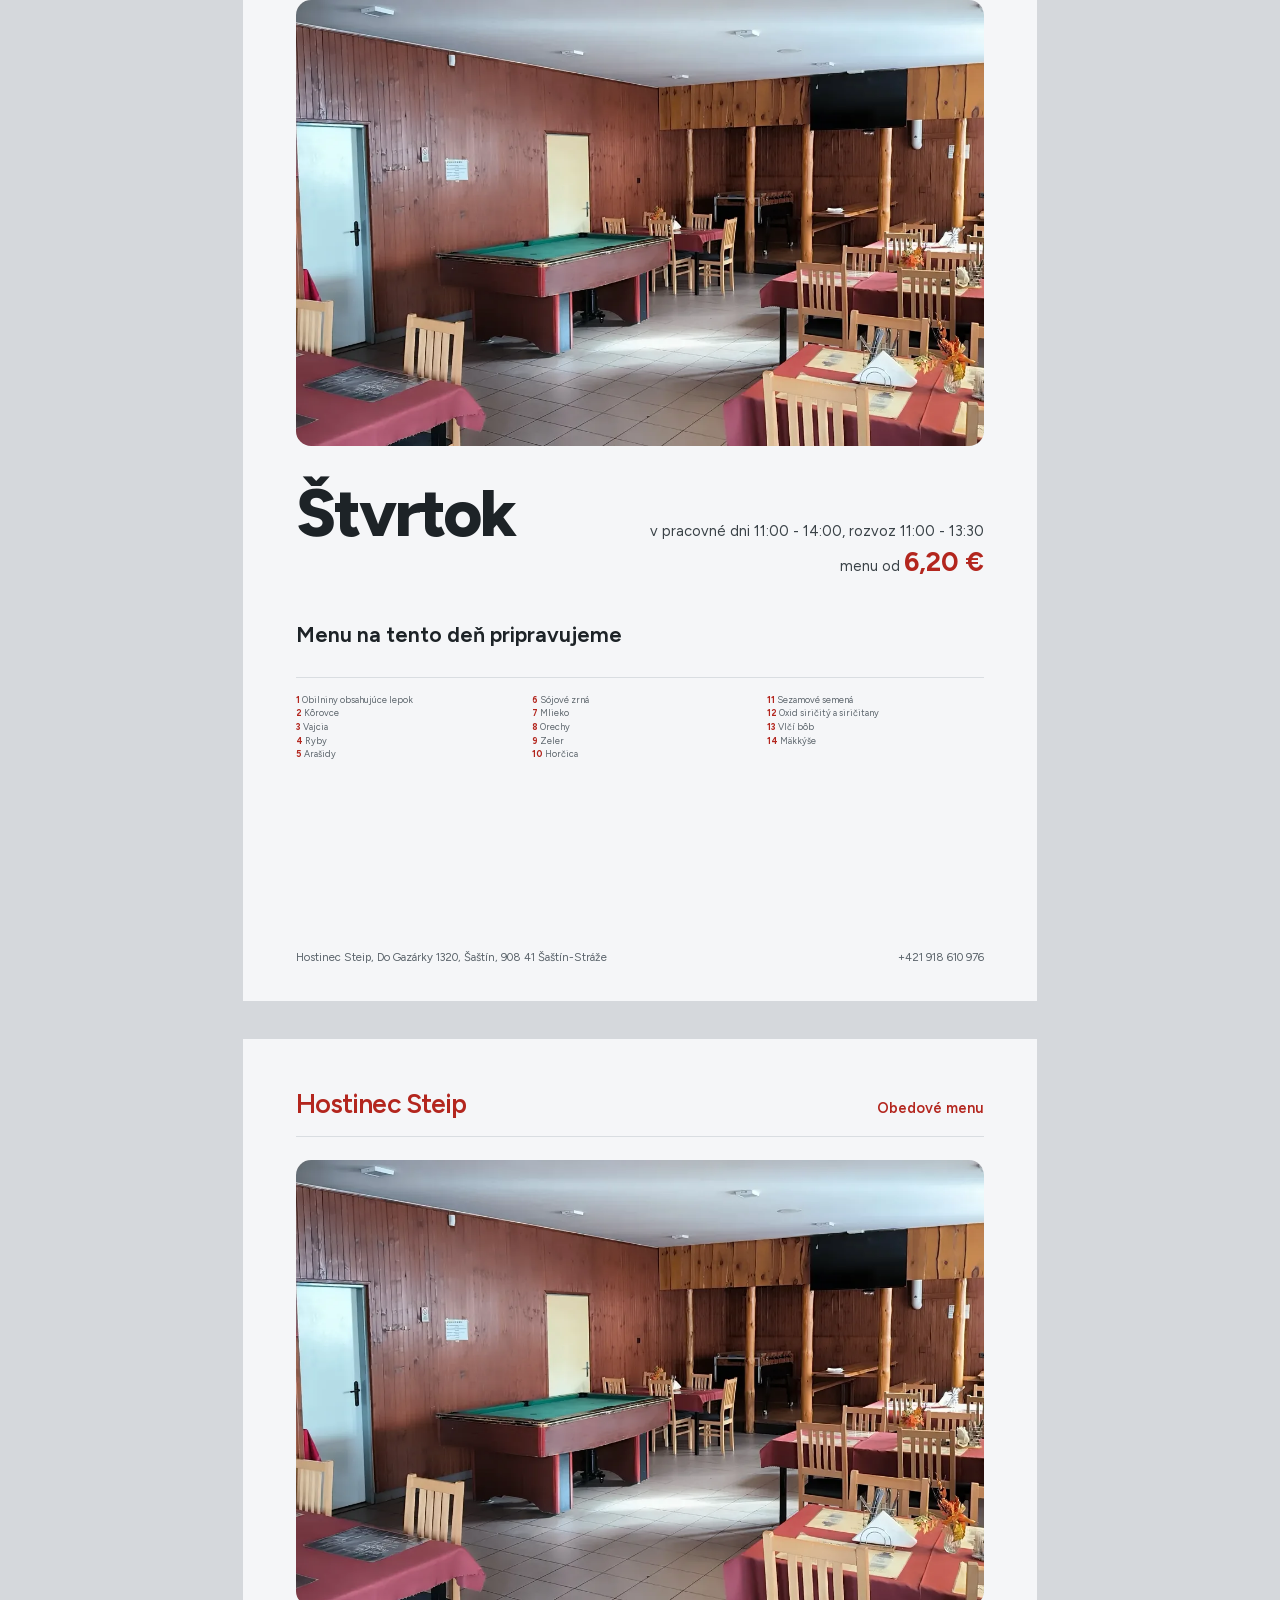
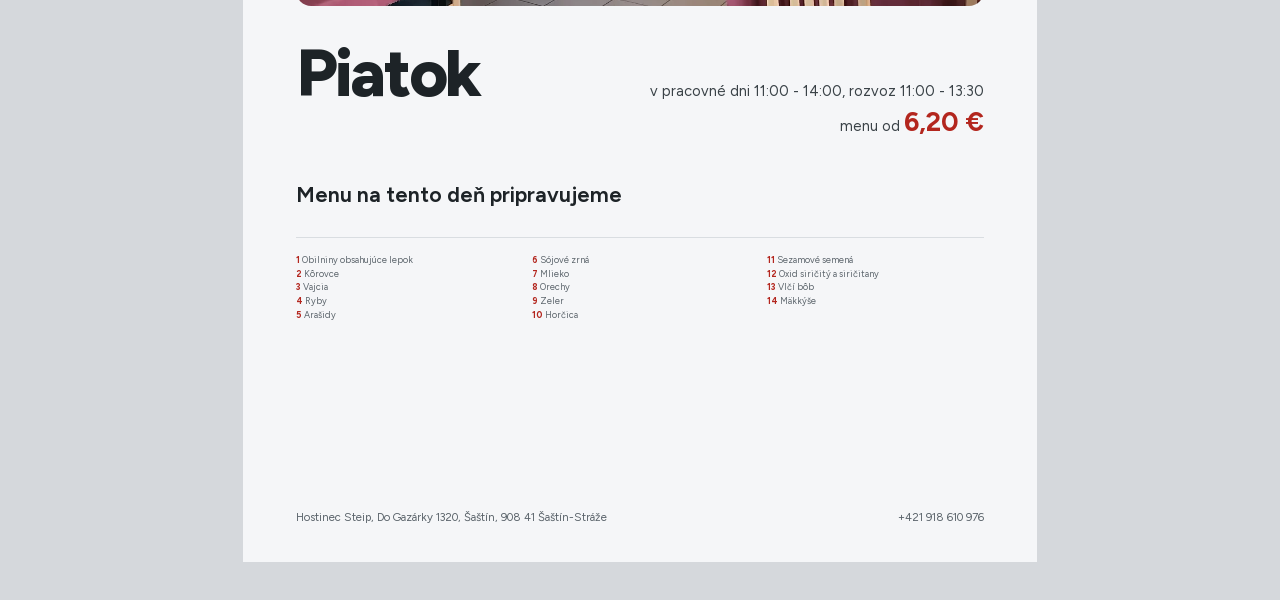
<file: menu-tlac/index.html>
<!doctype html><html lang="sk"><head><meta charset="utf-8">
<meta name="viewport" content="width=device-width, initial-scale=1"><meta name="robots" content="noindex">
<title>Obedové menu na tlač, Hostinec Steip</title>
<link rel="stylesheet" href="../assets/fonty-kaviaren.css">
<style>:root{--akcent:#B3261E;--akcent-text:#B3261E;--jemna:color-mix(in srgb,#B3261E 9%,#fff);--papier:#F5F6F8;--p-akcent:#B3261E}
* { box-sizing: border-box; -webkit-print-color-adjust: exact; print-color-adjust: exact; }
html, body { margin: 0; background: #d5d8dc; }
body { font-family: Figtree, system-ui, sans-serif; color: #1D2327; }
img { display: block; }
.foto { position: relative; overflow: hidden; }
.foto img { width: 100%; height: 100%; object-fit: cover; }

@page { size: A4; margin: 0; }
.a4 { width: 210mm; height: 297mm; margin: 10mm auto; background: var(--papier); overflow: hidden; position: relative;
      page-break-after: always; break-after: page; padding: 14mm 14mm 10mm; display: flex; flex-direction: column; }
@media print { html, body { background: none; } .a4 { margin: 0; } }
.logo { font-weight: 800; letter-spacing: -.035em; line-height: .95; }
.hl { display: flex; justify-content: space-between; align-items: baseline; padding-bottom: 5mm; border-bottom: .35mm solid #D9DDE1; }
.hl .logo { font-size: 20pt; }
.hl span { font-size: 11pt; font-weight: 600; color: var(--akcent-text); }
.pata { display: flex; justify-content: space-between; font-size: 8.5pt; color: #5B646B; padding-top: 4mm; margin-top: auto; }
.cislo { font-weight: 700; color: #1D2327; }

/* titulka lístka */
.tit .foto { height: 150mm; border-radius: 4mm; margin: -2mm -2mm 0; }
.tit .logo { font-size: 64pt; margin-top: 12mm; }
.tit__podnadpis { font-size: 18pt; font-weight: 600; color: var(--akcent-text); margin: 3mm 0 0; }
.tit__claim { font-size: 12pt; line-height: 1.5; color: #3A4247; max-width: 130mm; margin: 6mm 0 0; }
.tit__info { display: grid; grid-template-columns: 1fr 1fr; gap: 6mm; margin-top: auto; font-size: 9.5pt; line-height: 1.6; color: #3A4247; }
.tit__info b { display: block; color: #1D2327; font-size: 8.5pt; margin-bottom: 1mm; }

/* stránky lístka: dva stĺpce */
.obsah { columns: 2; column-gap: 12mm; flex: 1 1 0; min-height: 0; padding-top: 7mm; column-fill: auto; }
.kat { margin-bottom: 7mm; break-inside: avoid; }
.kat h2 { font-size: 15pt; font-weight: 700; color: var(--akcent-text); margin: 0 0 2.5mm; letter-spacing: -.01em; break-after: avoid; }
.pol { display: grid; grid-template-columns: 1fr auto; gap: .6mm 4mm; padding: 2.1mm 0; break-inside: avoid; }
.pol b { font-size: 10pt; font-weight: 650; line-height: 1.3; }
.pol .c { font-size: 10pt; font-weight: 700; white-space: nowrap; }
.pol .m { grid-column: 1; font-size: 8pt; color: #5B646B; line-height: 1.4; }
.al { columns: 3; column-gap: 5mm; font-size: 6.8pt; line-height: 1.5; color: #5B646B; padding-top: 4mm; border-top: .35mm solid #D9DDE1; margin-top: 4mm; }
.al b { color: var(--akcent-text); }

/* týždeň */
.tyz .obsah { columns: auto; flex: 1 1 auto; padding-top: 4mm; }
.den { display: grid; grid-template-columns: 30mm 1fr; gap: 0 6mm; padding: 2.4mm 0; border-top: .35mm solid #D9DDE1; }
.den:first-child { border-top: 0; }
.den h2 { font-size: 13pt; font-weight: 700; color: var(--akcent-text); margin: 1.4mm 0 0; }
.den .pol { padding: .8mm 0; }
.tyz__uvod { display: flex; justify-content: space-between; align-items: flex-end; margin-top: 6mm; }
.tyz__uvod h1 { font-size: 34pt; font-weight: 800; letter-spacing: -.03em; margin: 0; line-height: 1; }
.tyz__uvod p { margin: 0; text-align: right; font-size: 10.5pt; line-height: 1.5; color: #3A4247; }
.tyz__uvod p b { color: var(--akcent-text); font-size: 15pt; }

/* plagát dňa */
.plg .foto { height: 118mm; border-radius: 4mm; }
.plg__den { display: flex; justify-content: space-between; align-items: baseline; margin-top: 9mm; }
.plg__den h1 { font-size: 50pt; font-weight: 800; letter-spacing: -.035em; margin: 0; line-height: 1; }
.plg__den p { margin: 0; font-size: 11pt; text-align: right; line-height: 1.5; color: #3A4247; }
.plg__den p b { font-size: 20pt; color: var(--akcent-text); }
.plg .zoznam { margin-top: 7mm; }
.plg .pol { padding: 3.4mm 0; border-top: .35mm solid #D9DDE1; }
.plg .pol:first-child { border-top: 0; }
.plg .pol b { font-size: 16pt; }
.plg .pol .c { font-size: 17pt; color: var(--akcent-text); }
.plg .pol .m { font-size: 9.5pt; }
</style>
</head><body><section class="a4 tyz">
<div class="hl"><span class="logo">Hostinec Steip</span><span>tento týždeň</span></div>
<div class="tyz__uvod"><h1>Obedové menu</h1><p>Podávame v pracovné dni 11:00 - 14:00, rozvoz 11:00 - 13:30<br>polievka v cene, menu od <b>6,20 €</b></p></div>
<div class="obsah"><div class="den"><h2>Pondelok</h2><div><div class="pol"><b>Menu na tento deň pripravujeme</b><span class="c"></span></div></div></div><div class="den"><h2>Utorok</h2><div><div class="pol"><b>Menu na tento deň pripravujeme</b><span class="c"></span></div></div></div><div class="den"><h2>Streda</h2><div><div class="pol"><b>Menu na tento deň pripravujeme</b><span class="c"></span></div></div></div><div class="den"><h2>Štvrtok</h2><div><div class="pol"><b>Menu na tento deň pripravujeme</b><span class="c"></span></div></div></div><div class="den"><h2>Piatok</h2><div><div class="pol"><b>Menu na tento deň pripravujeme</b><span class="c"></span></div></div></div></div>
<div class="al"><div><b>1</b> Obilniny obsahujúce lepok</div><div><b>2</b> Kôrovce</div><div><b>3</b> Vajcia</div><div><b>4</b> Ryby</div><div><b>5</b> Arašidy</div><div><b>6</b> Sójové zrná</div><div><b>7</b> Mlieko</div><div><b>8</b> Orechy</div><div><b>9</b> Zeler</div><div><b>10</b> Horčica</div><div><b>11</b> Sezamové semená</div><div><b>12</b> Oxid siričitý a siričitany</div><div><b>13</b> Vlčí bôb</div><div><b>14</b> Mäkkýše</div></div>
<div class="pata"><span>Hostinec Steip, Do Gazárky 1320, Šaštín, 908 41 Šaštín-Stráže</span><span>+421 918 610 976</span></div>
</section><section class="a4 plg">
<div class="hl"><span class="logo">Hostinec Steip</span><span>Obedové menu</span></div>
<div class="foto" style="margin-top:6mm"><img src="../assets/foto/foto-20261015-145757.webp" alt=""></div>
<div class="plg__den"><h1>Pondelok</h1><p>v pracovné dni 11:00 - 14:00, rozvoz 11:00 - 13:30<br>menu od <b>6,20 €</b></p></div>
<div class="zoznam"><div class="pol"><b>Menu na tento deň pripravujeme</b><span class="c"></span></div></div>
<div class="al"><div><b>1</b> Obilniny obsahujúce lepok</div><div><b>2</b> Kôrovce</div><div><b>3</b> Vajcia</div><div><b>4</b> Ryby</div><div><b>5</b> Arašidy</div><div><b>6</b> Sójové zrná</div><div><b>7</b> Mlieko</div><div><b>8</b> Orechy</div><div><b>9</b> Zeler</div><div><b>10</b> Horčica</div><div><b>11</b> Sezamové semená</div><div><b>12</b> Oxid siričitý a siričitany</div><div><b>13</b> Vlčí bôb</div><div><b>14</b> Mäkkýše</div></div>
<div class="pata"><span>Hostinec Steip, Do Gazárky 1320, Šaštín, 908 41 Šaštín-Stráže</span><span>+421 918 610 976</span></div>
</section><section class="a4 plg">
<div class="hl"><span class="logo">Hostinec Steip</span><span>Obedové menu</span></div>
<div class="foto" style="margin-top:6mm"><img src="../assets/foto/foto-20261015-145757.webp" alt=""></div>
<div class="plg__den"><h1>Utorok</h1><p>v pracovné dni 11:00 - 14:00, rozvoz 11:00 - 13:30<br>menu od <b>6,20 €</b></p></div>
<div class="zoznam"><div class="pol"><b>Menu na tento deň pripravujeme</b><span class="c"></span></div></div>
<div class="al"><div><b>1</b> Obilniny obsahujúce lepok</div><div><b>2</b> Kôrovce</div><div><b>3</b> Vajcia</div><div><b>4</b> Ryby</div><div><b>5</b> Arašidy</div><div><b>6</b> Sójové zrná</div><div><b>7</b> Mlieko</div><div><b>8</b> Orechy</div><div><b>9</b> Zeler</div><div><b>10</b> Horčica</div><div><b>11</b> Sezamové semená</div><div><b>12</b> Oxid siričitý a siričitany</div><div><b>13</b> Vlčí bôb</div><div><b>14</b> Mäkkýše</div></div>
<div class="pata"><span>Hostinec Steip, Do Gazárky 1320, Šaštín, 908 41 Šaštín-Stráže</span><span>+421 918 610 976</span></div>
</section><section class="a4 plg">
<div class="hl"><span class="logo">Hostinec Steip</span><span>Obedové menu</span></div>
<div class="foto" style="margin-top:6mm"><img src="../assets/foto/foto-20261015-145757.webp" alt=""></div>
<div class="plg__den"><h1>Streda</h1><p>v pracovné dni 11:00 - 14:00, rozvoz 11:00 - 13:30<br>menu od <b>6,20 €</b></p></div>
<div class="zoznam"><div class="pol"><b>Menu na tento deň pripravujeme</b><span class="c"></span></div></div>
<div class="al"><div><b>1</b> Obilniny obsahujúce lepok</div><div><b>2</b> Kôrovce</div><div><b>3</b> Vajcia</div><div><b>4</b> Ryby</div><div><b>5</b> Arašidy</div><div><b>6</b> Sójové zrná</div><div><b>7</b> Mlieko</div><div><b>8</b> Orechy</div><div><b>9</b> Zeler</div><div><b>10</b> Horčica</div><div><b>11</b> Sezamové semená</div><div><b>12</b> Oxid siričitý a siričitany</div><div><b>13</b> Vlčí bôb</div><div><b>14</b> Mäkkýše</div></div>
<div class="pata"><span>Hostinec Steip, Do Gazárky 1320, Šaštín, 908 41 Šaštín-Stráže</span><span>+421 918 610 976</span></div>
</section><section class="a4 plg">
<div class="hl"><span class="logo">Hostinec Steip</span><span>Obedové menu</span></div>
<div class="foto" style="margin-top:6mm"><img src="../assets/foto/foto-20261015-145757.webp" alt=""></div>
<div class="plg__den"><h1>Štvrtok</h1><p>v pracovné dni 11:00 - 14:00, rozvoz 11:00 - 13:30<br>menu od <b>6,20 €</b></p></div>
<div class="zoznam"><div class="pol"><b>Menu na tento deň pripravujeme</b><span class="c"></span></div></div>
<div class="al"><div><b>1</b> Obilniny obsahujúce lepok</div><div><b>2</b> Kôrovce</div><div><b>3</b> Vajcia</div><div><b>4</b> Ryby</div><div><b>5</b> Arašidy</div><div><b>6</b> Sójové zrná</div><div><b>7</b> Mlieko</div><div><b>8</b> Orechy</div><div><b>9</b> Zeler</div><div><b>10</b> Horčica</div><div><b>11</b> Sezamové semená</div><div><b>12</b> Oxid siričitý a siričitany</div><div><b>13</b> Vlčí bôb</div><div><b>14</b> Mäkkýše</div></div>
<div class="pata"><span>Hostinec Steip, Do Gazárky 1320, Šaštín, 908 41 Šaštín-Stráže</span><span>+421 918 610 976</span></div>
</section><section class="a4 plg">
<div class="hl"><span class="logo">Hostinec Steip</span><span>Obedové menu</span></div>
<div class="foto" style="margin-top:6mm"><img src="../assets/foto/foto-20261015-145757.webp" alt=""></div>
<div class="plg__den"><h1>Piatok</h1><p>v pracovné dni 11:00 - 14:00, rozvoz 11:00 - 13:30<br>menu od <b>6,20 €</b></p></div>
<div class="zoznam"><div class="pol"><b>Menu na tento deň pripravujeme</b><span class="c"></span></div></div>
<div class="al"><div><b>1</b> Obilniny obsahujúce lepok</div><div><b>2</b> Kôrovce</div><div><b>3</b> Vajcia</div><div><b>4</b> Ryby</div><div><b>5</b> Arašidy</div><div><b>6</b> Sójové zrná</div><div><b>7</b> Mlieko</div><div><b>8</b> Orechy</div><div><b>9</b> Zeler</div><div><b>10</b> Horčica</div><div><b>11</b> Sezamové semená</div><div><b>12</b> Oxid siričitý a siričitany</div><div><b>13</b> Vlčí bôb</div><div><b>14</b> Mäkkýše</div></div>
<div class="pata"><span>Hostinec Steip, Do Gazárky 1320, Šaštín, 908 41 Šaštín-Stráže</span><span>+421 918 610 976</span></div>
</section></body></html>
</file>
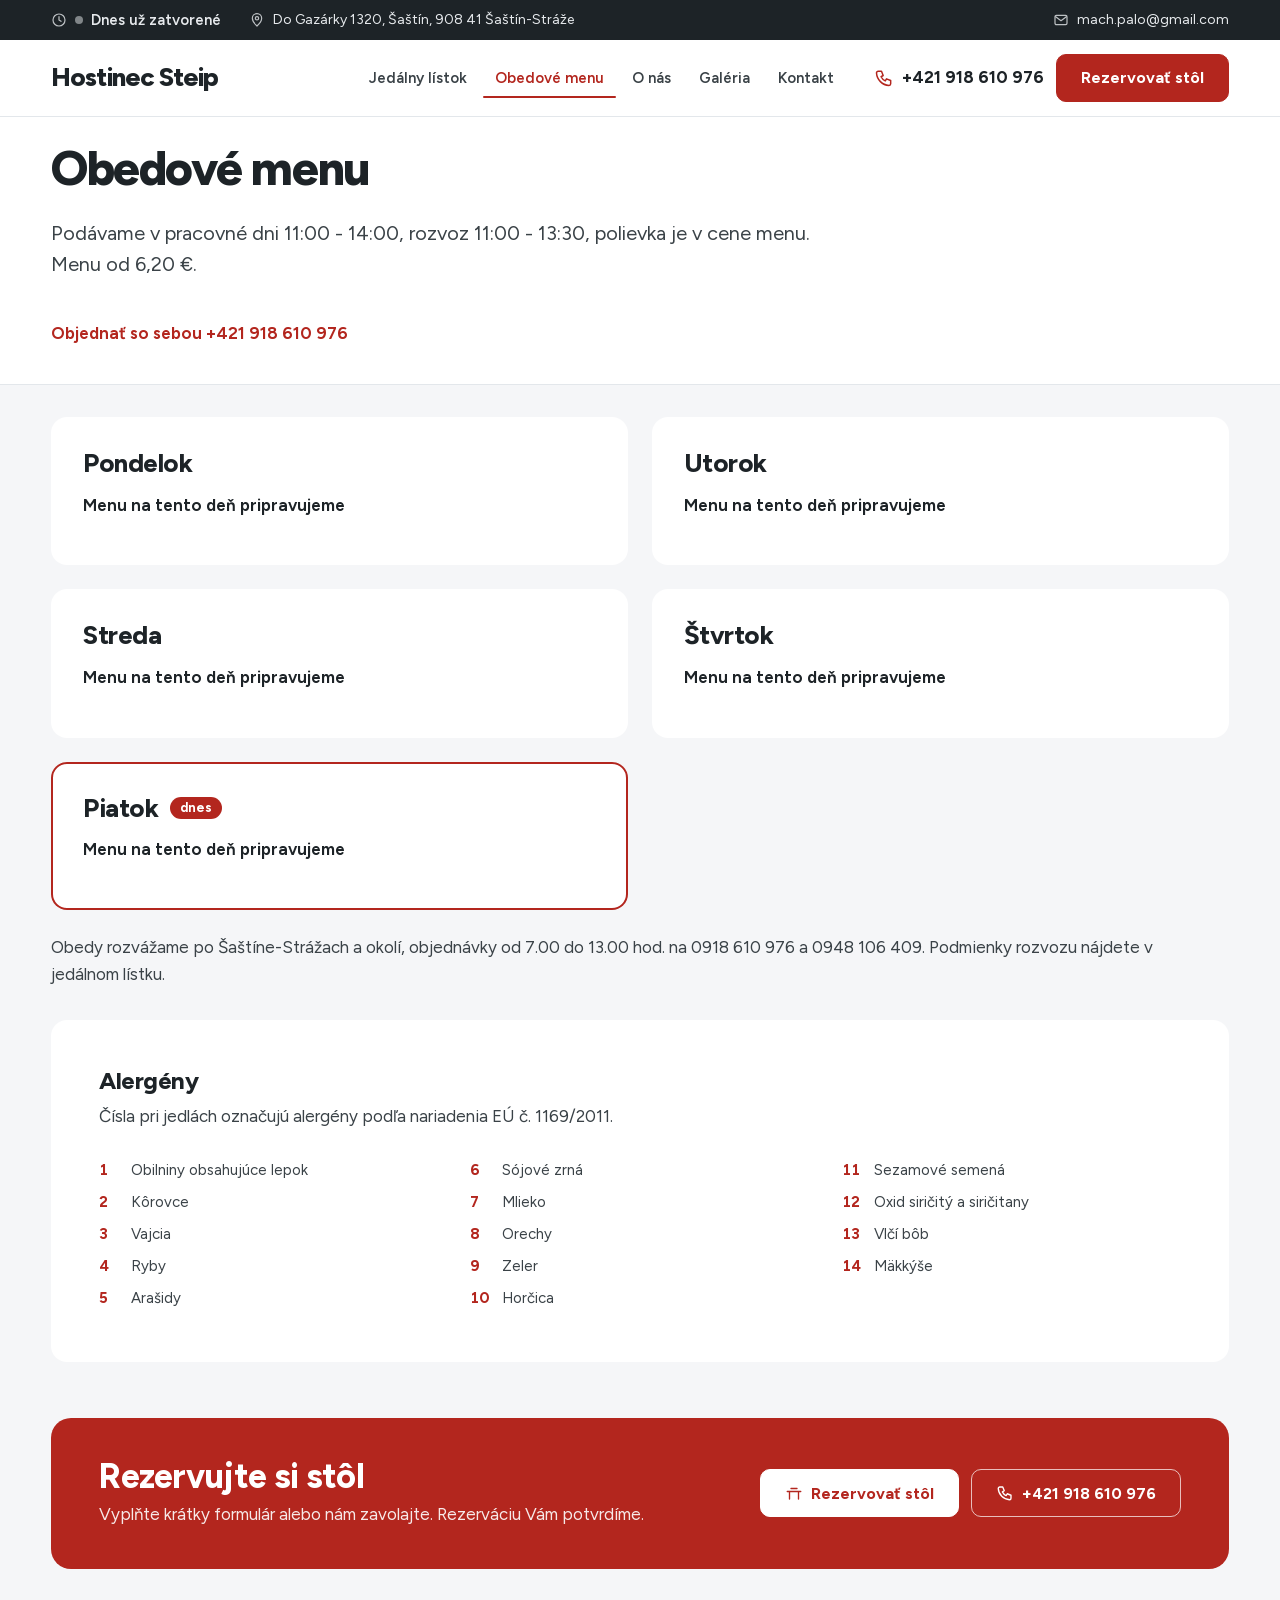
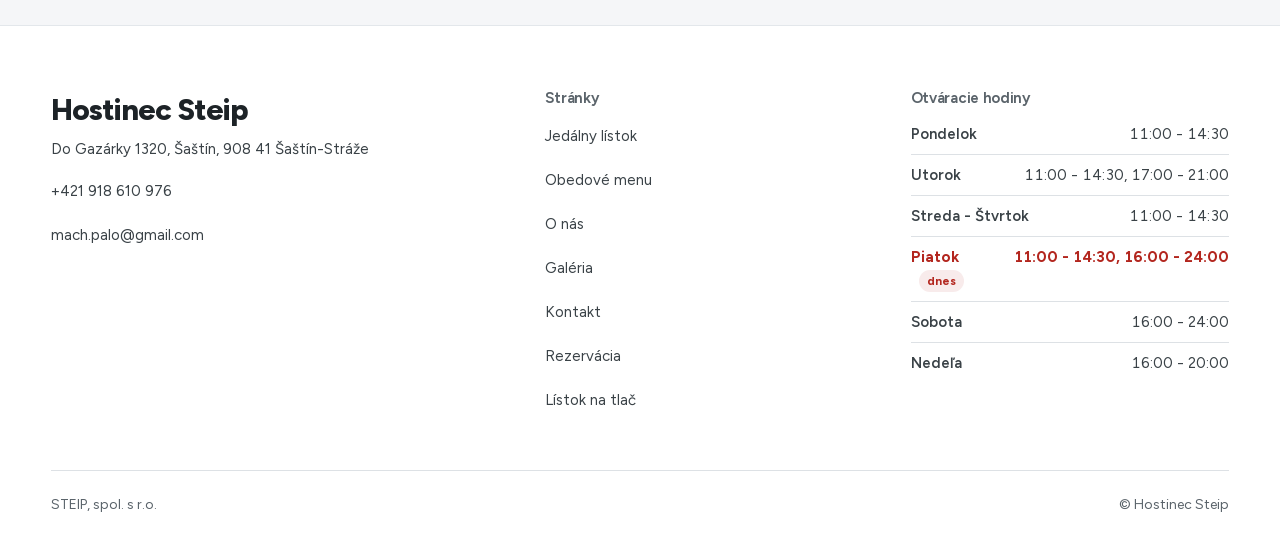
<file: menu/index.html>
<!doctype html>
<html lang="sk">
<head>
<meta charset="utf-8">
<meta name="viewport" content="width=device-width, initial-scale=1">
<title>Obedové menu, Hostinec Steip</title>
<meta name="description" content="Obedové menu Hostinec Steip, tento týždeň.">

<meta property="og:title" content="Obedové menu, Hostinec Steip">
<meta property="og:description" content="Obedové menu Hostinec Steip, tento týždeň.">
<meta property="og:type" content="website">
<meta property="og:locale" content="sk_SK">
<meta name="theme-color" content="#F5F6F4">
<link rel="icon" href="data:image/svg+xml,%3Csvg xmlns='http://www.w3.org/2000/svg' viewBox='0 0 64 64'%3E%3Crect width='64' height='64' rx='16' fill='%233F6B51'/%3E%3Ctext x='32' y='44' font-family='Arial,sans-serif' font-weight='700' font-size='34' fill='white' text-anchor='middle'%3EH%3C/text%3E%3C/svg%3E">
<link rel="preload" href="../assets/fonts/Figtree-latin.woff2" as="font" type="font/woff2" crossorigin>
<link rel="stylesheet" href="../assets/fonty-kaviaren.css"><link rel="stylesheet" href="../assets/kaviaren.css"><link rel="stylesheet" href="../assets/portal.css">
<style>:root{--akcent:#B3261E;--akcent-text:#B3261E;--jemna:color-mix(in srgb,#B3261E 9%,#fff);--papier:#F5F6F8;--p-akcent:#B3261E}</style>
<script>document.documentElement.classList.add('js')</script>
</head>
<body class="p-portal">
<a class="k-skok" href="#obsah">Preskočiť na obsah</a><div class="p-info"><div class="k-obal p-info__in"><span class="p-info__stav"><svg viewBox="0 0 24 24" fill="none" stroke="currentColor" stroke-width="1.8" stroke-linecap="round" stroke-linejoin="round" aria-hidden="true"><circle cx="12" cy="12" r="9"/><path d="M12 7v5l3 2"/></svg><span class="k-stav" data-hodiny="[[&quot;Pondelok&quot;, &quot;11:00 - 14:30&quot;], [&quot;Utorok&quot;, &quot;11:00 - 14:30, 17:00 - 21:00&quot;], [&quot;Streda - Štvrtok&quot;, &quot;11:00 - 14:30&quot;], [&quot;Piatok&quot;, &quot;11:00 - 14:30, 16:00 - 24:00&quot;], [&quot;Sobota&quot;, &quot;16:00 - 24:00&quot;], [&quot;Nedeľa&quot;, &quot;16:00 - 20:00&quot;]]">Otváracie hodiny</span></span><a href="https://www.google.com/maps/search/?api=1&amp;query=Do Gazárky 1320, Šaštín, 908 41 Šaštín-Stráže" target="_blank" rel="noopener"><svg viewBox="0 0 24 24" fill="none" stroke="currentColor" stroke-width="1.8" stroke-linecap="round" stroke-linejoin="round" aria-hidden="true"><path d="M12 21s-7-6.2-7-11.5a7 7 0 0 1 14 0C19 14.8 12 21 12 21z"/><circle cx="12" cy="9.5" r="2.5"/></svg>Do Gazárky 1320, Šaštín, 908 41 Šaštín-Stráže</a><a class="p-info__mail" href="mailto:mach.palo@gmail.com"><svg viewBox="0 0 24 24" fill="none" stroke="currentColor" stroke-width="1.8" stroke-linecap="round" stroke-linejoin="round" aria-hidden="true"><rect x="3" y="5" width="18" height="14" rx="2"/><path d="m4 7 8 6 8-6"/></svg>mach.palo@gmail.com</a></div></div>
<header class="k-hlava p-hlava"><div class="k-hlava__in">
<a class="k-logo" href="../" style="--ld:4.18" aria-label="Hostinec Steip, úvod">Hostinec Steip</a>
<nav class="k-nav" id="k-nav" aria-label="Hlavná navigácia">
<ul><li><a href="../jedalny-listok/">Jedálny lístok</a></li><li><a href="../menu/" aria-current=page>Obedové menu</a></li><li><a href="../o-nas/">O nás</a></li><li><a href="../galeria/">Galéria</a></li><li><a href="../kontakt/">Kontakt</a></li></ul>
<a class="k-tlacidlo k-nav__rez" href="../rezervacia/">Rezervovať stôl</a>
<div class="k-nav__extra"><a href="tel:+421918610976"><svg viewBox="0 0 24 24" fill="none" stroke="currentColor" stroke-width="1.8" stroke-linecap="round" stroke-linejoin="round" aria-hidden="true"><path d="M5 4h4l2 5-2.5 1.5a11 11 0 0 0 5 5L15 13l5 2v4a2 2 0 0 1-2 2A16 16 0 0 1 3 6a2 2 0 0 1 2-2"/></svg>+421 918 610 976</a><a href="https://www.google.com/maps/search/?api=1&amp;query=Do Gazárky 1320, Šaštín, 908 41 Šaštín-Stráže" target="_blank" rel="noopener"><svg viewBox="0 0 24 24" fill="none" stroke="currentColor" stroke-width="1.8" stroke-linecap="round" stroke-linejoin="round" aria-hidden="true"><path d="M12 21s-7-6.2-7-11.5a7 7 0 0 1 14 0C19 14.8 12 21 12 21z"/><circle cx="12" cy="9.5" r="2.5"/></svg>Do Gazárky 1320, Šaštín, 908 41 Šaštín-Stráže</a></div>
</nav>
<a class="p-hlava__tel" href="tel:+421918610976"><svg viewBox="0 0 24 24" fill="none" stroke="currentColor" stroke-width="1.8" stroke-linecap="round" stroke-linejoin="round" aria-hidden="true"><path d="M5 4h4l2 5-2.5 1.5a11 11 0 0 0 5 5L15 13l5 2v4a2 2 0 0 1-2 2A16 16 0 0 1 3 6a2 2 0 0 1 2-2"/></svg><span>+421 918 610 976</span></a>
<a class="k-tlacidlo p-hlava__rez" href="../rezervacia/">Rezervovať stôl</a>
<button class="k-menu-tl" type="button" aria-expanded="false" aria-controls="k-nav"><span class="k-menu-tl__ik" aria-hidden="true"><i></i><i></i></span><span>Menu</span></button>
</div></header>
<main id="obsah">
<section class="k-podhlava "><div class="k-obal k-podhlava__in">
<div class="k-podhlava__txt"><h1 style="--d:4.19">Obedové menu</h1>
<p class="k-podhlava__uvod">Podávame v pracovné dni 11:00 - 14:00, rozvoz 11:00 - 13:30, polievka je v cene menu. Menu od 6,20 €.</p><div class="k-akcie"><a class="k-odkaz" href="tel:+421918610976">Objednať so sebou +421 918 610 976</a></div></div>

</div></section>
<section class="k-sekcia k-sekcia--tesna"><div class="k-obal">
<div class="k-tyzden"><section class="k-den odhal" data-den="0" aria-labelledby="den-0"><h2 id="den-0">Pondelok</h2><ul class="k-polozky"><li class="k-pol"><div class="k-pol__r"><span class="k-pol__n">Menu na tento deň pripravujeme</span><span class="k-pol__c"></span></div></li></ul></section><section class="k-den odhal" data-den="1" aria-labelledby="den-1"><h2 id="den-1">Utorok</h2><ul class="k-polozky"><li class="k-pol"><div class="k-pol__r"><span class="k-pol__n">Menu na tento deň pripravujeme</span><span class="k-pol__c"></span></div></li></ul></section><section class="k-den odhal" data-den="2" aria-labelledby="den-2"><h2 id="den-2">Streda</h2><ul class="k-polozky"><li class="k-pol"><div class="k-pol__r"><span class="k-pol__n">Menu na tento deň pripravujeme</span><span class="k-pol__c"></span></div></li></ul></section><section class="k-den odhal" data-den="3" aria-labelledby="den-3"><h2 id="den-3">Štvrtok</h2><ul class="k-polozky"><li class="k-pol"><div class="k-pol__r"><span class="k-pol__n">Menu na tento deň pripravujeme</span><span class="k-pol__c"></span></div></li></ul></section><section class="k-den odhal" data-den="4" aria-labelledby="den-4"><h2 id="den-4">Piatok</h2><ul class="k-polozky"><li class="k-pol"><div class="k-pol__r"><span class="k-pol__n">Menu na tento deň pripravujeme</span><span class="k-pol__c"></span></div></li></ul></section></div>
<p class="k-poznamka">Obedy rozvážame po Šaštíne-Strážach a okolí, objednávky od 7.00 do 13.00 hod. na 0918 610 976 a 0948 106 409. Podmienky rozvozu nájdete v jedálnom lístku.</p>
<div class="k-alergeny"><h2>Alergény</h2><p>Čísla pri jedlách označujú alergény podľa nariadenia EÚ č. 1169/2011.</p><ul><li><b>1</b> Obilniny obsahujúce lepok</li><li><b>2</b> Kôrovce</li><li><b>3</b> Vajcia</li><li><b>4</b> Ryby</li><li><b>5</b> Arašidy</li><li><b>6</b> Sójové zrná</li><li><b>7</b> Mlieko</li><li><b>8</b> Orechy</li><li><b>9</b> Zeler</li><li><b>10</b> Horčica</li><li><b>11</b> Sezamové semená</li><li><b>12</b> Oxid siričitý a siričitany</li><li><b>13</b> Vlčí bôb</li><li><b>14</b> Mäkkýše</li></ul></div>
</div></section>
<section class="k-sekcia p-cta" aria-labelledby="cta-h"><div class="k-obal"><div class="p-cta__in">
<div><h2 id="cta-h">Rezervujte si stôl</h2>
<p>Vyplňte krátky formulár alebo nám zavolajte. Rezerváciu Vám potvrdíme.</p></div>
<div class="p-cta__akcie"><a class="k-tlacidlo k-tlacidlo--biele" href="../rezervacia/"><svg viewBox="0 0 24 24" fill="none" stroke="currentColor" stroke-width="1.8" stroke-linecap="round" stroke-linejoin="round" aria-hidden="true"><path d="M3 10h18M6 10v10M18 10v10M8 6h8"/></svg>Rezervovať stôl</a><a class="k-tlacidlo k-tlacidlo--obrys-biele" href="tel:+421918610976"><svg viewBox="0 0 24 24" fill="none" stroke="currentColor" stroke-width="1.8" stroke-linecap="round" stroke-linejoin="round" aria-hidden="true"><path d="M5 4h4l2 5-2.5 1.5a11 11 0 0 0 5 5L15 13l5 2v4a2 2 0 0 1-2 2A16 16 0 0 1 3 6a2 2 0 0 1 2-2"/></svg>+421 918 610 976</a></div>
</div></div></section>
</main>
<footer class="k-pata"><div class="k-obal k-pata__in">
<div class="k-pata__znacka"><a class="k-logo k-logo--pata" href="../" style="--ld:4.18" aria-label="Hostinec Steip, úvod">Hostinec Steip</a>
<p>Do Gazárky 1320, Šaštín, 908 41 Šaštín-Stráže</p>
<p class="k-pata__kontakt"><a href="tel:+421918610976">+421 918 610 976</a><a href="mailto:mach.palo@gmail.com">mach.palo@gmail.com</a></p></div>
<nav aria-label="Odkazy v pätičke"><h2>Stránky</h2><ul><li><a href="../jedalny-listok/">Jedálny lístok</a></li><li><a href="../menu/">Obedové menu</a></li><li><a href="../o-nas/">O nás</a></li><li><a href="../galeria/">Galéria</a></li><li><a href="../kontakt/">Kontakt</a></li><li><a href="../rezervacia/">Rezervácia</a></li><li><a href="../jedalny-listok.pdf">Lístok na tlač</a></li></ul></nav>
<div><h2>Otváracie hodiny</h2><dl class="k-hodiny k-hodiny--pata" data-hodiny><div><dt>Pondelok</dt><dd>11:00 - 14:30</dd></div><div><dt>Utorok</dt><dd>11:00 - 14:30, 17:00 - 21:00</dd></div><div><dt>Streda - Štvrtok</dt><dd>11:00 - 14:30</dd></div><div><dt>Piatok</dt><dd>11:00 - 14:30, 16:00 - 24:00</dd></div><div><dt>Sobota</dt><dd>16:00 - 24:00</dd></div><div><dt>Nedeľa</dt><dd>16:00 - 20:00</dd></div></dl></div>
</div>
<div class="k-obal k-pata__spodok"><p>STEIP, spol. s r.o.</p><p>© Hostinec Steip</p></div>
</footer>
<nav class="p-spodok" aria-label="Rýchle akcie"><a class="p-spodok__tel" href="tel:+421918610976"><svg viewBox="0 0 24 24" fill="none" stroke="currentColor" stroke-width="1.8" stroke-linecap="round" stroke-linejoin="round" aria-hidden="true"><path d="M5 4h4l2 5-2.5 1.5a11 11 0 0 0 5 5L15 13l5 2v4a2 2 0 0 1-2 2A16 16 0 0 1 3 6a2 2 0 0 1 2-2"/></svg>Zavolať</a><a class="p-spodok__rez" href="../rezervacia/"><svg viewBox="0 0 24 24" fill="none" stroke="currentColor" stroke-width="1.8" stroke-linecap="round" stroke-linejoin="round" aria-hidden="true"><path d="M3 10h18M6 10v10M18 10v10M8 6h8"/></svg>Rezervovať stôl</a></nav>

<script src="../assets/restauracia.js" defer></script>
<script>
(function(){
  var D=document, R=D.documentElement, hl=D.querySelector('.k-hlava');
  function miera(){ if(hl) R.style.setProperty('--k-hlava', hl.offsetHeight+'px');
    var u=D.getElementById('wh-ukazka'); R.style.setProperty('--k-pas', (u?u.offsetHeight:0)+'px'); }
  miera(); D.addEventListener('DOMContentLoaded', miera); addEventListener('load', miera); addEventListener('resize', miera);

  /* mobilné menu: Esc zatvorí, Tab ostane v paneli */
  var tl=D.querySelector('.k-menu-tl'), nav=D.getElementById('k-nav');
  function otvorene(){ return hl && hl.classList.contains('otvorene'); }
  function zavri(fokus){ if(!otvorene()) return; hl.classList.remove('otvorene'); tl.setAttribute('aria-expanded','false');
    R.classList.remove('k-zamok'); nav.style.height=''; if(fokus) tl.focus(); }
  if(tl && nav){
    tl.addEventListener('click', function(){
      if(otvorene()) return zavri();
      hl.classList.add('otvorene'); tl.setAttribute('aria-expanded','true'); R.classList.add('k-zamok');
      nav.style.height=Math.max(240, innerHeight-hl.getBoundingClientRect().bottom)+'px';
      var a=nav.querySelector('a'); if(a) a.focus();
    });
    D.addEventListener('keydown', function(ev){
      if(!otvorene()) return;
      if(ev.key==='Escape'){ ev.preventDefault(); zavri(true); return; }
      if(ev.key==='Tab'){ var f=[tl].concat([].slice.call(nav.querySelectorAll('a'))), i=f.indexOf(D.activeElement);
        if(ev.shiftKey && i===0){ ev.preventDefault(); f[f.length-1].focus(); }
        else if(!ev.shiftKey && i===f.length-1){ ev.preventDefault(); f[0].focus(); } }
    });
    nav.addEventListener('click', function(ev){ if(ev.target.closest && ev.target.closest('a')) zavri(); });
    var mq=matchMedia('(min-width: 1080px)'); var zm=function(m){ if(m.matches) zavri(); };
    if(mq.addEventListener) mq.addEventListener('change', zm); else if(mq.addListener) mq.addListener(zm);
  }

  var d=new Date().getDay();
  /* obedové menu: záložky dní, dnešok sa vyberie sám */
  [].forEach.call(D.querySelectorAll('[role=tablist]'),function(zoz){
    var tabs=[].slice.call(zoz.querySelectorAll('[role=tab]'));
    function ukaz(k){tabs.forEach(function(t,j){t.setAttribute('aria-selected',j===k);t.tabIndex=j===k?0:-1;
      D.getElementById(t.getAttribute('aria-controls')).hidden=j!==k;});}
    tabs.forEach(function(t,j){t.addEventListener('click',function(){ukaz(j)});
      t.addEventListener('keydown',function(ev){var n=ev.key==='ArrowRight'?1:ev.key==='ArrowLeft'?-1:0;
        if(n){var k=(j+n+tabs.length)%tabs.length;ukaz(k);tabs[k].focus();}});});
    var k=d>=1&&d<=5?d-1:0; if(tabs.length)ukaz(Math.min(k,tabs.length-1));
  });
  [].forEach.call(D.querySelectorAll('[data-den]'),function(el){if(d>=1&&d<=5&&+el.dataset.den===d-1)el.classList.add('k-den--dnes')});

  /* „Dnes otvorené do …“: len keď sa dajú prečítať všetky riadky hodín, inak ostane pôvodný text */
  var st=D.querySelector('.k-stav');
  if(st){try{
    var H=JSON.parse(st.dataset.hodiny||'[]'), DN=['ned','pon','uto','str','štv','pia','sob'], naj=null, zle=!H.length;
    var t=new Date(), m=t.getHours()*60+t.getMinutes();
    H.forEach(function(r){
      var c=String(r[1]).match(/(\d{1,2})[:.](\d{2})\s*[-–]\s*(\d{1,2})[:.](\d{2})/);
      var dni=String(r[0]).toLowerCase().split(/\s*[-–]\s*|\s+až\s+/).map(function(x){return DN.indexOf(x.trim().slice(0,3))});
      if(/denne|každý deň/.test(String(r[0]).toLowerCase())) dni=[1,0];
      if(!c||dni.some(function(x){return x<0})){ zle=true; return; }
      var ok=dni.length>1?(dni[0]<=dni[1]?d>=dni[0]&&d<=dni[1]:d>=dni[0]||d<=dni[1]):d===dni[0];
      if(ok) naj=[+c[1]*60+ +c[2], +c[3]*60+ +c[4], c[1]+':'+c[2], c[3]+':'+c[4]];
    });
    if(!zle){
      if(!naj) st.textContent='Dnes zatvorené';
      else { var z=naj[1]<=naj[0]?naj[1]+1440:naj[1];
        if(m>=naj[0]&&m<z){ st.textContent='Dnes otvorené do '+naj[3]; st.classList.add('k-stav--otvorene'); }
        else if(m<naj[0]) st.textContent='Dnes otvárame o '+naj[2];
        else st.textContent='Dnes už zatvorené'; }
    }
  }catch(err){}}

  /* lístok: aktívna kategória v páse kategórií */
  var pas=D.querySelector('.k-kat-nav__in');
  if(pas && 'IntersectionObserver' in window){
    var ch=[].slice.call(pas.querySelectorAll('a')), mapa={};
    ch.forEach(function(a){ mapa[a.getAttribute('href').slice(1)]=a; });
    var io2=new IntersectionObserver(function(z){ z.forEach(function(x){ if(!x.isIntersecting) return; var a=mapa[x.target.id]; if(!a) return;
      ch.forEach(function(c){ c.removeAttribute('aria-current'); }); a.setAttribute('aria-current','true');
      pas.scrollLeft=a.offsetLeft-pas.clientWidth/2+a.offsetWidth/2; }); }, {rootMargin:'-35% 0px -60% 0px'});
    ch.forEach(function(a){ var s=D.getElementById(a.getAttribute('href').slice(1)); if(s) io2.observe(s); });
  }

  /* jemné odhalenie pri scrolle */
  var od=D.querySelectorAll('.odhal');
  if('IntersectionObserver' in window){var io=new IntersectionObserver(function(z){z.forEach(function(x){if(x.isIntersecting){x.target.classList.add('videt');io.unobserve(x.target)}})},{rootMargin:'0px 0px -6% 0px'});
    [].forEach.call(od,function(el){io.observe(el)});}
  else [].forEach.call(od,function(el){el.classList.add('videt')});
})();
</script>
<script>
(function(){
  /* záložky kategórií lístka na domove */
  [].forEach.call(document.querySelectorAll('[data-p-tabs]'),function(box){
    var t=[].slice.call(box.querySelectorAll('[data-p-tab]')),pan=[].slice.call(box.querySelectorAll('[data-p-panel]'));
    function ukaz(i){t.forEach(function(b,j){b.setAttribute('aria-selected',j===i)});pan.forEach(function(x,j){x.hidden=j!==i});}
    t.forEach(function(b,i){b.addEventListener('click',function(){ukaz(i)})});
  });
  /* „Dnes otvorené“ aj v karte úvodu: skopíruje stav z informačného pásu */
  var st=document.querySelector('.p-info .k-stav'),k=document.querySelector('[data-p-dnes]');
  if(st&&k) k.textContent=st.textContent;
  if(st&&st.classList.contains('k-stav--otvorene')&&k) k.classList.add('p-dnes--otvorene');
})();
</script>
<script src="../assets/menu-zive.js" data-api="https://webhunter-menu-api.prodej-bytu-3-1-70-m2-172175436.workers.dev" data-site="hostinec-steip-sme14846" data-sablona="portal" data-strana="menu" data-tyzden="tento týždeň" data-cas="v pracovné dni 11:00 – 14:00, rozvoz 11:00 – 13:30" data-koren="../" data-akcent="#1d1f22" defer></script>
</body></html>
</file>
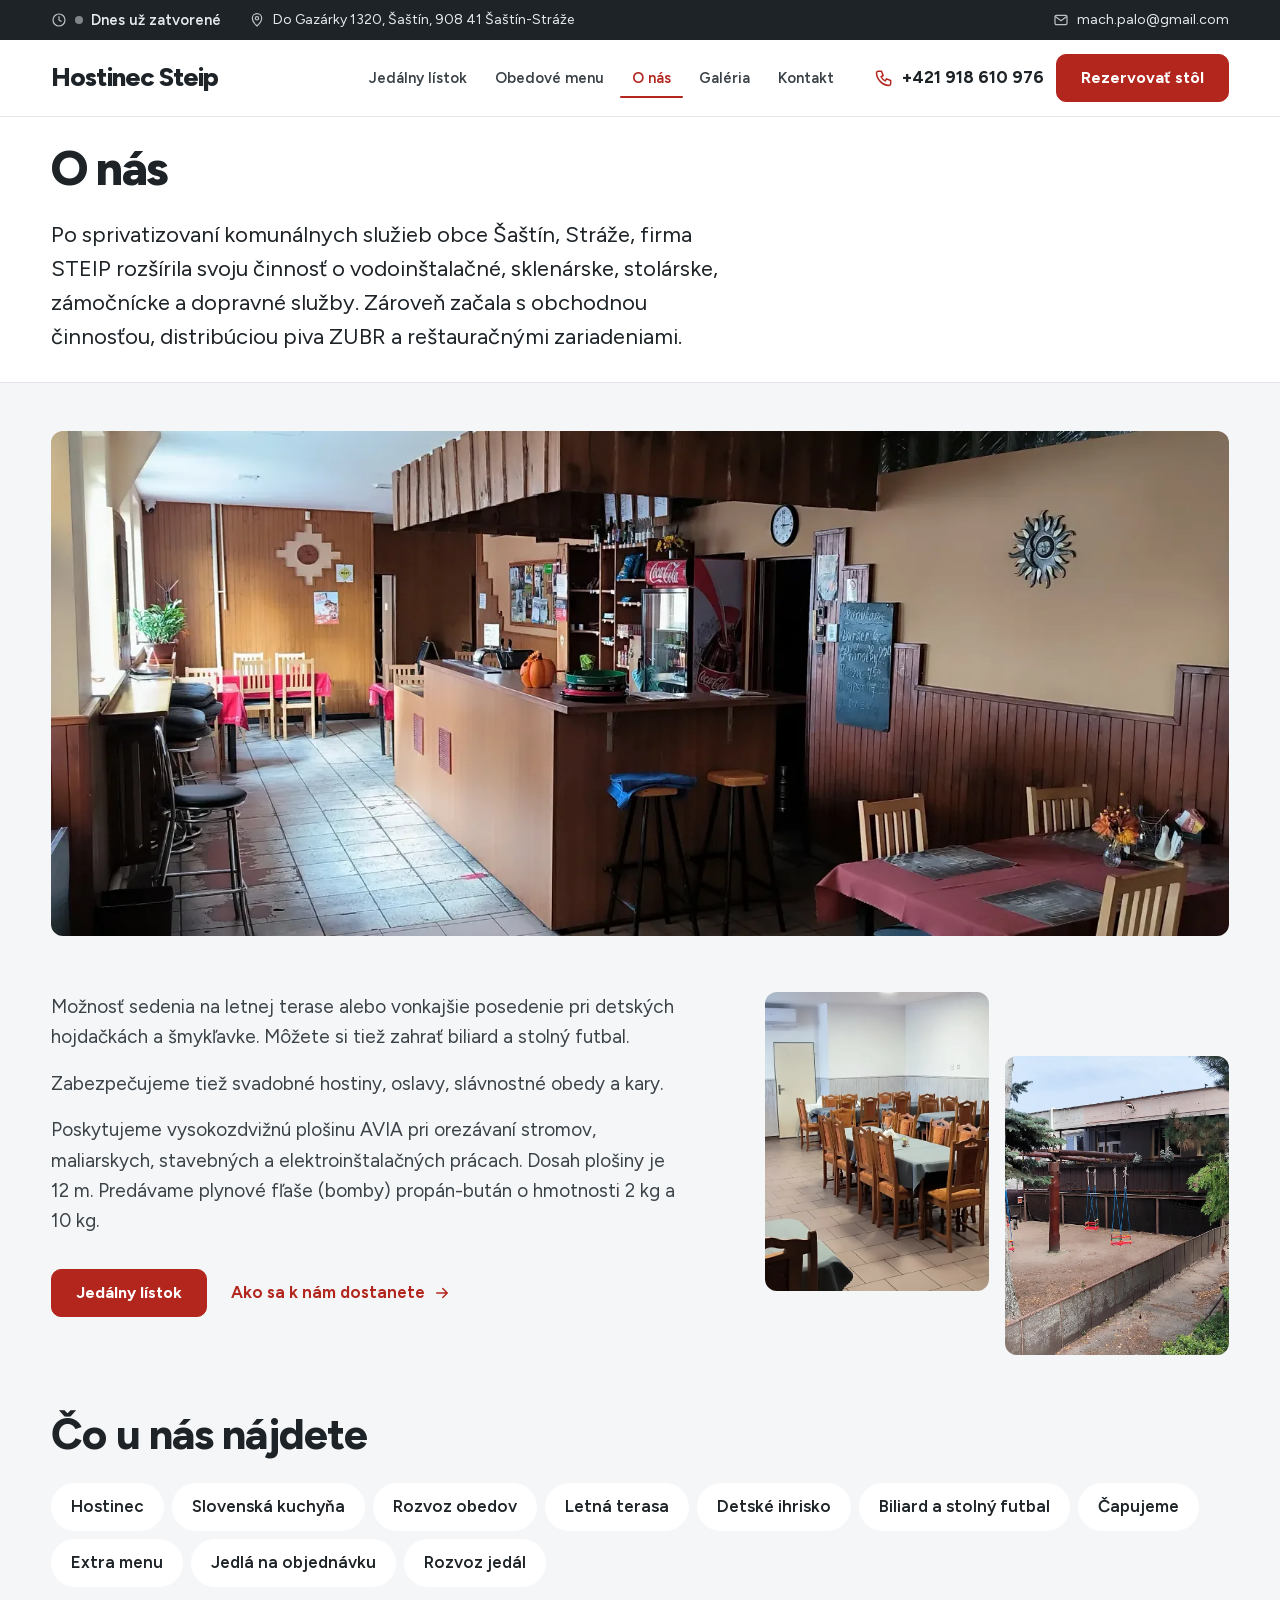
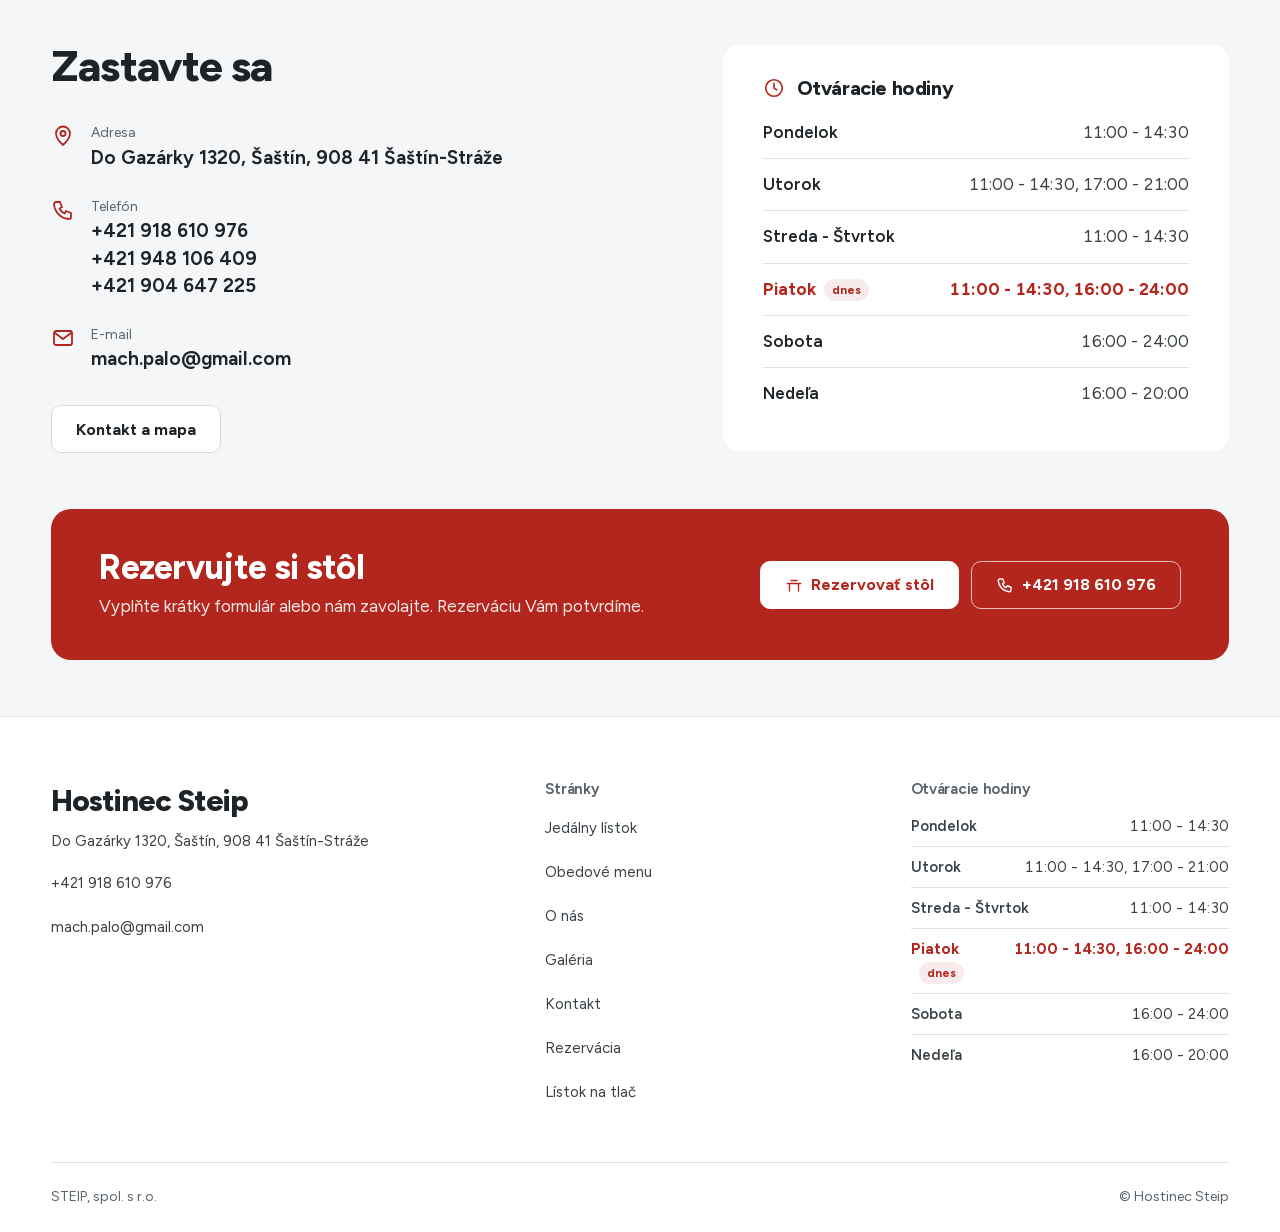
<file: o-nas/index.html>
<!doctype html>
<html lang="sk">
<head>
<meta charset="utf-8">
<meta name="viewport" content="width=device-width, initial-scale=1">
<title>O nás, Hostinec Steip</title>
<meta name="description" content="Hostinec Steip v meste Šaštín-Stráže: kto sme, kde nás nájdete a kedy máme otvorené.">

<meta property="og:title" content="O nás, Hostinec Steip">
<meta property="og:description" content="Hostinec Steip v meste Šaštín-Stráže: kto sme, kde nás nájdete a kedy máme otvorené.">
<meta property="og:type" content="website">
<meta property="og:locale" content="sk_SK">
<meta name="theme-color" content="#F5F6F4">
<link rel="icon" href="data:image/svg+xml,%3Csvg xmlns='http://www.w3.org/2000/svg' viewBox='0 0 64 64'%3E%3Crect width='64' height='64' rx='16' fill='%233F6B51'/%3E%3Ctext x='32' y='44' font-family='Arial,sans-serif' font-weight='700' font-size='34' fill='white' text-anchor='middle'%3EH%3C/text%3E%3C/svg%3E">
<link rel="preload" href="../assets/fonts/Figtree-latin.woff2" as="font" type="font/woff2" crossorigin>
<link rel="stylesheet" href="../assets/fonty-kaviaren.css"><link rel="stylesheet" href="../assets/kaviaren.css"><link rel="stylesheet" href="../assets/portal.css">
<style>:root{--akcent:#B3261E;--akcent-text:#B3261E;--jemna:color-mix(in srgb,#B3261E 9%,#fff);--papier:#F5F6F8;--p-akcent:#B3261E}</style>
<script>document.documentElement.classList.add('js')</script>
</head>
<body class="p-portal">
<a class="k-skok" href="#obsah">Preskočiť na obsah</a><div class="p-info"><div class="k-obal p-info__in"><span class="p-info__stav"><svg viewBox="0 0 24 24" fill="none" stroke="currentColor" stroke-width="1.8" stroke-linecap="round" stroke-linejoin="round" aria-hidden="true"><circle cx="12" cy="12" r="9"/><path d="M12 7v5l3 2"/></svg><span class="k-stav" data-hodiny="[[&quot;Pondelok&quot;, &quot;11:00 - 14:30&quot;], [&quot;Utorok&quot;, &quot;11:00 - 14:30, 17:00 - 21:00&quot;], [&quot;Streda - Štvrtok&quot;, &quot;11:00 - 14:30&quot;], [&quot;Piatok&quot;, &quot;11:00 - 14:30, 16:00 - 24:00&quot;], [&quot;Sobota&quot;, &quot;16:00 - 24:00&quot;], [&quot;Nedeľa&quot;, &quot;16:00 - 20:00&quot;]]">Otváracie hodiny</span></span><a href="https://www.google.com/maps/search/?api=1&amp;query=Do Gazárky 1320, Šaštín, 908 41 Šaštín-Stráže" target="_blank" rel="noopener"><svg viewBox="0 0 24 24" fill="none" stroke="currentColor" stroke-width="1.8" stroke-linecap="round" stroke-linejoin="round" aria-hidden="true"><path d="M12 21s-7-6.2-7-11.5a7 7 0 0 1 14 0C19 14.8 12 21 12 21z"/><circle cx="12" cy="9.5" r="2.5"/></svg>Do Gazárky 1320, Šaštín, 908 41 Šaštín-Stráže</a><a class="p-info__mail" href="mailto:mach.palo@gmail.com"><svg viewBox="0 0 24 24" fill="none" stroke="currentColor" stroke-width="1.8" stroke-linecap="round" stroke-linejoin="round" aria-hidden="true"><rect x="3" y="5" width="18" height="14" rx="2"/><path d="m4 7 8 6 8-6"/></svg>mach.palo@gmail.com</a></div></div>
<header class="k-hlava p-hlava"><div class="k-hlava__in">
<a class="k-logo" href="../" style="--ld:4.18" aria-label="Hostinec Steip, úvod">Hostinec Steip</a>
<nav class="k-nav" id="k-nav" aria-label="Hlavná navigácia">
<ul><li><a href="../jedalny-listok/">Jedálny lístok</a></li><li><a href="../menu/">Obedové menu</a></li><li><a href="../o-nas/" aria-current=page>O nás</a></li><li><a href="../galeria/">Galéria</a></li><li><a href="../kontakt/">Kontakt</a></li></ul>
<a class="k-tlacidlo k-nav__rez" href="../rezervacia/">Rezervovať stôl</a>
<div class="k-nav__extra"><a href="tel:+421918610976"><svg viewBox="0 0 24 24" fill="none" stroke="currentColor" stroke-width="1.8" stroke-linecap="round" stroke-linejoin="round" aria-hidden="true"><path d="M5 4h4l2 5-2.5 1.5a11 11 0 0 0 5 5L15 13l5 2v4a2 2 0 0 1-2 2A16 16 0 0 1 3 6a2 2 0 0 1 2-2"/></svg>+421 918 610 976</a><a href="https://www.google.com/maps/search/?api=1&amp;query=Do Gazárky 1320, Šaštín, 908 41 Šaštín-Stráže" target="_blank" rel="noopener"><svg viewBox="0 0 24 24" fill="none" stroke="currentColor" stroke-width="1.8" stroke-linecap="round" stroke-linejoin="round" aria-hidden="true"><path d="M12 21s-7-6.2-7-11.5a7 7 0 0 1 14 0C19 14.8 12 21 12 21z"/><circle cx="12" cy="9.5" r="2.5"/></svg>Do Gazárky 1320, Šaštín, 908 41 Šaštín-Stráže</a></div>
</nav>
<a class="p-hlava__tel" href="tel:+421918610976"><svg viewBox="0 0 24 24" fill="none" stroke="currentColor" stroke-width="1.8" stroke-linecap="round" stroke-linejoin="round" aria-hidden="true"><path d="M5 4h4l2 5-2.5 1.5a11 11 0 0 0 5 5L15 13l5 2v4a2 2 0 0 1-2 2A16 16 0 0 1 3 6a2 2 0 0 1 2-2"/></svg><span>+421 918 610 976</span></a>
<a class="k-tlacidlo p-hlava__rez" href="../rezervacia/">Rezervovať stôl</a>
<button class="k-menu-tl" type="button" aria-expanded="false" aria-controls="k-nav"><span class="k-menu-tl__ik" aria-hidden="true"><i></i><i></i></span><span>Menu</span></button>
</div></header>
<main id="obsah">
<section class="k-podhlava k-podhlava--onas"><div class="k-obal k-podhlava__in">
<div class="k-podhlava__txt"><h1 style="--d:1.57">O nás</h1>
<p class="k-podhlava__uvod">Po sprivatizovaní komunálnych služieb obce Šaštín, Stráže, firma STEIP rozšírila svoju činnosť o vodoinštalačné, sklenárske, stolárske, zámočnícke a dopravné služby. Zároveň začala s obchodnou činnosťou, distribúciou piva ZUBR a reštauračnými zariadeniami.</p></div>

</div></section>
<div class="k-obal"><div class="k-f k-onas-str__pas"><img src="../assets/foto/foto-20261015-145817.webp" alt="Hostinec Steip, interiér" width="1620" height="810" decoding="async"></div></div>
<section class="k-sekcia" aria-label="Príbeh"><div class="k-obal k-pribeh k-pribeh--foto">
<div class="k-pribeh__txt"><p>Možnosť sedenia na letnej terase alebo vonkajšie posedenie pri detských hojdačkách a šmykľavke. Môžete si tiež zahrať biliard a stolný futbal.</p><p>Zabezpečujeme tiež svadobné hostiny, oslavy, slávnostné obedy a kary.</p><p>Poskytujeme vysokozdvižnú plošinu AVIA pri orezávaní stromov, maliarskych, stavebných a elektroinštalačných prácach. Dosah plošiny je 12 m. Predávame plynové fľaše (bomby) propán-bután o hmotnosti 2 kg a 10 kg.</p>
<div class="k-akcie"><a class="k-tlacidlo" href="../jedalny-listok/">Jedálny lístok</a><a class="k-odkaz" href="../kontakt/">Ako sa k nám dostanete<svg viewBox="0 0 24 24" fill="none" stroke="currentColor" stroke-width="2" stroke-linecap="round" stroke-linejoin="round" aria-hidden="true"><path d="M5 12h14M13 6l6 6-6 6"/></svg></a></div></div>
<div class="k-pribeh__fotky"><div class="k-f odhal"><img src="../assets/foto/foto-20261015-145920.webp" alt="Hostinec Steip, fotka" width="1620" height="810" loading=lazy decoding="async"></div><div class="k-f odhal"><img src="../assets/foto/foto-20261015-124109.webp" alt="Hostinec Steip, fotka" width="810" height="1440" loading=lazy decoding="async"></div></div>
</div></section>
<section class="k-sekcia" aria-labelledby="naj-h"><div class="k-obal k-najdete">
<h2 id="naj-h">Čo u nás nájdete</h2><ul class="k-cipy k-cipy--velke"><li>Hostinec</li><li>Slovenská kuchyňa</li><li>Rozvoz obedov</li><li>Letná terasa</li><li>Detské ihrisko</li><li>Biliard a stolný futbal</li><li>Čapujeme</li><li>Extra menu</li><li>Jedlá na objednávku</li><li>Rozvoz jedál</li></ul>
</div></section>
<section class="k-sekcia" aria-labelledby="nav-h"><div class="k-obal k-navsteva">
<div class="k-navsteva__txt"><h2 id="nav-h">Zastavte sa</h2>
<ul class="k-udaje"><li><svg viewBox="0 0 24 24" fill="none" stroke="currentColor" stroke-width="1.8" stroke-linecap="round" stroke-linejoin="round" aria-hidden="true"><path d="M12 21s-7-6.2-7-11.5a7 7 0 0 1 14 0C19 14.8 12 21 12 21z"/><circle cx="12" cy="9.5" r="2.5"/></svg><div><span>Adresa</span><a href="https://www.google.com/maps/search/?api=1&amp;query=Do Gazárky 1320, Šaštín, 908 41 Šaštín-Stráže" target="_blank" rel="noopener">Do Gazárky 1320, Šaštín, 908 41 Šaštín-Stráže</a></div></li><li><svg viewBox="0 0 24 24" fill="none" stroke="currentColor" stroke-width="1.8" stroke-linecap="round" stroke-linejoin="round" aria-hidden="true"><path d="M5 4h4l2 5-2.5 1.5a11 11 0 0 0 5 5L15 13l5 2v4a2 2 0 0 1-2 2A16 16 0 0 1 3 6a2 2 0 0 1 2-2"/></svg><div><span>Telefón</span><a href="tel:+421918610976">+421 918 610 976</a><br><a href="tel:+421948106409">+421 948 106 409</a><br><a href="tel:+421904647225">+421 904 647 225</a></div></li><li><svg viewBox="0 0 24 24" fill="none" stroke="currentColor" stroke-width="1.8" stroke-linecap="round" stroke-linejoin="round" aria-hidden="true"><rect x="3" y="5" width="18" height="14" rx="2"/><path d="m4 7 8 6 8-6"/></svg><div><span>E-mail</span><a href="mailto:mach.palo@gmail.com">mach.palo@gmail.com</a></div></li></ul>
<div class="k-akcie"><a class="k-tlacidlo k-tlacidlo--obrys" href="../kontakt/">Kontakt a mapa</a></div></div>
<div class="k-navsteva__hod odhal"><h3><svg viewBox="0 0 24 24" fill="none" stroke="currentColor" stroke-width="1.8" stroke-linecap="round" stroke-linejoin="round" aria-hidden="true"><circle cx="12" cy="12" r="9"/><path d="M12 7v5l3 2"/></svg>Otváracie hodiny</h3><dl class="k-hodiny" data-hodiny><div><dt>Pondelok</dt><dd>11:00 - 14:30</dd></div><div><dt>Utorok</dt><dd>11:00 - 14:30, 17:00 - 21:00</dd></div><div><dt>Streda - Štvrtok</dt><dd>11:00 - 14:30</dd></div><div><dt>Piatok</dt><dd>11:00 - 14:30, 16:00 - 24:00</dd></div><div><dt>Sobota</dt><dd>16:00 - 24:00</dd></div><div><dt>Nedeľa</dt><dd>16:00 - 20:00</dd></div></dl></div>
</div></section>
<section class="k-sekcia p-cta" aria-labelledby="cta-h"><div class="k-obal"><div class="p-cta__in">
<div><h2 id="cta-h">Rezervujte si stôl</h2>
<p>Vyplňte krátky formulár alebo nám zavolajte. Rezerváciu Vám potvrdíme.</p></div>
<div class="p-cta__akcie"><a class="k-tlacidlo k-tlacidlo--biele" href="../rezervacia/"><svg viewBox="0 0 24 24" fill="none" stroke="currentColor" stroke-width="1.8" stroke-linecap="round" stroke-linejoin="round" aria-hidden="true"><path d="M3 10h18M6 10v10M18 10v10M8 6h8"/></svg>Rezervovať stôl</a><a class="k-tlacidlo k-tlacidlo--obrys-biele" href="tel:+421918610976"><svg viewBox="0 0 24 24" fill="none" stroke="currentColor" stroke-width="1.8" stroke-linecap="round" stroke-linejoin="round" aria-hidden="true"><path d="M5 4h4l2 5-2.5 1.5a11 11 0 0 0 5 5L15 13l5 2v4a2 2 0 0 1-2 2A16 16 0 0 1 3 6a2 2 0 0 1 2-2"/></svg>+421 918 610 976</a></div>
</div></div></section>
</main>
<footer class="k-pata"><div class="k-obal k-pata__in">
<div class="k-pata__znacka"><a class="k-logo k-logo--pata" href="../" style="--ld:4.18" aria-label="Hostinec Steip, úvod">Hostinec Steip</a>
<p>Do Gazárky 1320, Šaštín, 908 41 Šaštín-Stráže</p>
<p class="k-pata__kontakt"><a href="tel:+421918610976">+421 918 610 976</a><a href="mailto:mach.palo@gmail.com">mach.palo@gmail.com</a></p></div>
<nav aria-label="Odkazy v pätičke"><h2>Stránky</h2><ul><li><a href="../jedalny-listok/">Jedálny lístok</a></li><li><a href="../menu/">Obedové menu</a></li><li><a href="../o-nas/">O nás</a></li><li><a href="../galeria/">Galéria</a></li><li><a href="../kontakt/">Kontakt</a></li><li><a href="../rezervacia/">Rezervácia</a></li><li><a href="../jedalny-listok.pdf">Lístok na tlač</a></li></ul></nav>
<div><h2>Otváracie hodiny</h2><dl class="k-hodiny k-hodiny--pata" data-hodiny><div><dt>Pondelok</dt><dd>11:00 - 14:30</dd></div><div><dt>Utorok</dt><dd>11:00 - 14:30, 17:00 - 21:00</dd></div><div><dt>Streda - Štvrtok</dt><dd>11:00 - 14:30</dd></div><div><dt>Piatok</dt><dd>11:00 - 14:30, 16:00 - 24:00</dd></div><div><dt>Sobota</dt><dd>16:00 - 24:00</dd></div><div><dt>Nedeľa</dt><dd>16:00 - 20:00</dd></div></dl></div>
</div>
<div class="k-obal k-pata__spodok"><p>STEIP, spol. s r.o.</p><p>© Hostinec Steip</p></div>
</footer>
<nav class="p-spodok" aria-label="Rýchle akcie"><a class="p-spodok__tel" href="tel:+421918610976"><svg viewBox="0 0 24 24" fill="none" stroke="currentColor" stroke-width="1.8" stroke-linecap="round" stroke-linejoin="round" aria-hidden="true"><path d="M5 4h4l2 5-2.5 1.5a11 11 0 0 0 5 5L15 13l5 2v4a2 2 0 0 1-2 2A16 16 0 0 1 3 6a2 2 0 0 1 2-2"/></svg>Zavolať</a><a class="p-spodok__rez" href="../rezervacia/"><svg viewBox="0 0 24 24" fill="none" stroke="currentColor" stroke-width="1.8" stroke-linecap="round" stroke-linejoin="round" aria-hidden="true"><path d="M3 10h18M6 10v10M18 10v10M8 6h8"/></svg>Rezervovať stôl</a></nav>

<script src="../assets/restauracia.js" defer></script>
<script>
(function(){
  var D=document, R=D.documentElement, hl=D.querySelector('.k-hlava');
  function miera(){ if(hl) R.style.setProperty('--k-hlava', hl.offsetHeight+'px');
    var u=D.getElementById('wh-ukazka'); R.style.setProperty('--k-pas', (u?u.offsetHeight:0)+'px'); }
  miera(); D.addEventListener('DOMContentLoaded', miera); addEventListener('load', miera); addEventListener('resize', miera);

  /* mobilné menu: Esc zatvorí, Tab ostane v paneli */
  var tl=D.querySelector('.k-menu-tl'), nav=D.getElementById('k-nav');
  function otvorene(){ return hl && hl.classList.contains('otvorene'); }
  function zavri(fokus){ if(!otvorene()) return; hl.classList.remove('otvorene'); tl.setAttribute('aria-expanded','false');
    R.classList.remove('k-zamok'); nav.style.height=''; if(fokus) tl.focus(); }
  if(tl && nav){
    tl.addEventListener('click', function(){
      if(otvorene()) return zavri();
      hl.classList.add('otvorene'); tl.setAttribute('aria-expanded','true'); R.classList.add('k-zamok');
      nav.style.height=Math.max(240, innerHeight-hl.getBoundingClientRect().bottom)+'px';
      var a=nav.querySelector('a'); if(a) a.focus();
    });
    D.addEventListener('keydown', function(ev){
      if(!otvorene()) return;
      if(ev.key==='Escape'){ ev.preventDefault(); zavri(true); return; }
      if(ev.key==='Tab'){ var f=[tl].concat([].slice.call(nav.querySelectorAll('a'))), i=f.indexOf(D.activeElement);
        if(ev.shiftKey && i===0){ ev.preventDefault(); f[f.length-1].focus(); }
        else if(!ev.shiftKey && i===f.length-1){ ev.preventDefault(); f[0].focus(); } }
    });
    nav.addEventListener('click', function(ev){ if(ev.target.closest && ev.target.closest('a')) zavri(); });
    var mq=matchMedia('(min-width: 1080px)'); var zm=function(m){ if(m.matches) zavri(); };
    if(mq.addEventListener) mq.addEventListener('change', zm); else if(mq.addListener) mq.addListener(zm);
  }

  var d=new Date().getDay();
  /* obedové menu: záložky dní, dnešok sa vyberie sám */
  [].forEach.call(D.querySelectorAll('[role=tablist]'),function(zoz){
    var tabs=[].slice.call(zoz.querySelectorAll('[role=tab]'));
    function ukaz(k){tabs.forEach(function(t,j){t.setAttribute('aria-selected',j===k);t.tabIndex=j===k?0:-1;
      D.getElementById(t.getAttribute('aria-controls')).hidden=j!==k;});}
    tabs.forEach(function(t,j){t.addEventListener('click',function(){ukaz(j)});
      t.addEventListener('keydown',function(ev){var n=ev.key==='ArrowRight'?1:ev.key==='ArrowLeft'?-1:0;
        if(n){var k=(j+n+tabs.length)%tabs.length;ukaz(k);tabs[k].focus();}});});
    var k=d>=1&&d<=5?d-1:0; if(tabs.length)ukaz(Math.min(k,tabs.length-1));
  });
  [].forEach.call(D.querySelectorAll('[data-den]'),function(el){if(d>=1&&d<=5&&+el.dataset.den===d-1)el.classList.add('k-den--dnes')});

  /* „Dnes otvorené do …“: len keď sa dajú prečítať všetky riadky hodín, inak ostane pôvodný text */
  var st=D.querySelector('.k-stav');
  if(st){try{
    var H=JSON.parse(st.dataset.hodiny||'[]'), DN=['ned','pon','uto','str','štv','pia','sob'], naj=null, zle=!H.length;
    var t=new Date(), m=t.getHours()*60+t.getMinutes();
    H.forEach(function(r){
      var c=String(r[1]).match(/(\d{1,2})[:.](\d{2})\s*[-–]\s*(\d{1,2})[:.](\d{2})/);
      var dni=String(r[0]).toLowerCase().split(/\s*[-–]\s*|\s+až\s+/).map(function(x){return DN.indexOf(x.trim().slice(0,3))});
      if(/denne|každý deň/.test(String(r[0]).toLowerCase())) dni=[1,0];
      if(!c||dni.some(function(x){return x<0})){ zle=true; return; }
      var ok=dni.length>1?(dni[0]<=dni[1]?d>=dni[0]&&d<=dni[1]:d>=dni[0]||d<=dni[1]):d===dni[0];
      if(ok) naj=[+c[1]*60+ +c[2], +c[3]*60+ +c[4], c[1]+':'+c[2], c[3]+':'+c[4]];
    });
    if(!zle){
      if(!naj) st.textContent='Dnes zatvorené';
      else { var z=naj[1]<=naj[0]?naj[1]+1440:naj[1];
        if(m>=naj[0]&&m<z){ st.textContent='Dnes otvorené do '+naj[3]; st.classList.add('k-stav--otvorene'); }
        else if(m<naj[0]) st.textContent='Dnes otvárame o '+naj[2];
        else st.textContent='Dnes už zatvorené'; }
    }
  }catch(err){}}

  /* lístok: aktívna kategória v páse kategórií */
  var pas=D.querySelector('.k-kat-nav__in');
  if(pas && 'IntersectionObserver' in window){
    var ch=[].slice.call(pas.querySelectorAll('a')), mapa={};
    ch.forEach(function(a){ mapa[a.getAttribute('href').slice(1)]=a; });
    var io2=new IntersectionObserver(function(z){ z.forEach(function(x){ if(!x.isIntersecting) return; var a=mapa[x.target.id]; if(!a) return;
      ch.forEach(function(c){ c.removeAttribute('aria-current'); }); a.setAttribute('aria-current','true');
      pas.scrollLeft=a.offsetLeft-pas.clientWidth/2+a.offsetWidth/2; }); }, {rootMargin:'-35% 0px -60% 0px'});
    ch.forEach(function(a){ var s=D.getElementById(a.getAttribute('href').slice(1)); if(s) io2.observe(s); });
  }

  /* jemné odhalenie pri scrolle */
  var od=D.querySelectorAll('.odhal');
  if('IntersectionObserver' in window){var io=new IntersectionObserver(function(z){z.forEach(function(x){if(x.isIntersecting){x.target.classList.add('videt');io.unobserve(x.target)}})},{rootMargin:'0px 0px -6% 0px'});
    [].forEach.call(od,function(el){io.observe(el)});}
  else [].forEach.call(od,function(el){el.classList.add('videt')});
})();
</script>
<script>
(function(){
  /* záložky kategórií lístka na domove */
  [].forEach.call(document.querySelectorAll('[data-p-tabs]'),function(box){
    var t=[].slice.call(box.querySelectorAll('[data-p-tab]')),pan=[].slice.call(box.querySelectorAll('[data-p-panel]'));
    function ukaz(i){t.forEach(function(b,j){b.setAttribute('aria-selected',j===i)});pan.forEach(function(x,j){x.hidden=j!==i});}
    t.forEach(function(b,i){b.addEventListener('click',function(){ukaz(i)})});
  });
  /* „Dnes otvorené“ aj v karte úvodu: skopíruje stav z informačného pásu */
  var st=document.querySelector('.p-info .k-stav'),k=document.querySelector('[data-p-dnes]');
  if(st&&k) k.textContent=st.textContent;
  if(st&&st.classList.contains('k-stav--otvorene')&&k) k.classList.add('p-dnes--otvorene');
})();
</script>
<script src="../assets/menu-zive.js" data-api="https://webhunter-menu-api.prodej-bytu-3-1-70-m2-172175436.workers.dev" data-site="hostinec-steip-sme14846" data-sablona="portal" data-strana="ine" data-tyzden="tento týždeň" data-cas="v pracovné dni 11:00 – 14:00, rozvoz 11:00 – 13:30" data-koren="../" data-akcent="#1d1f22" defer></script>
</body></html>
</file>
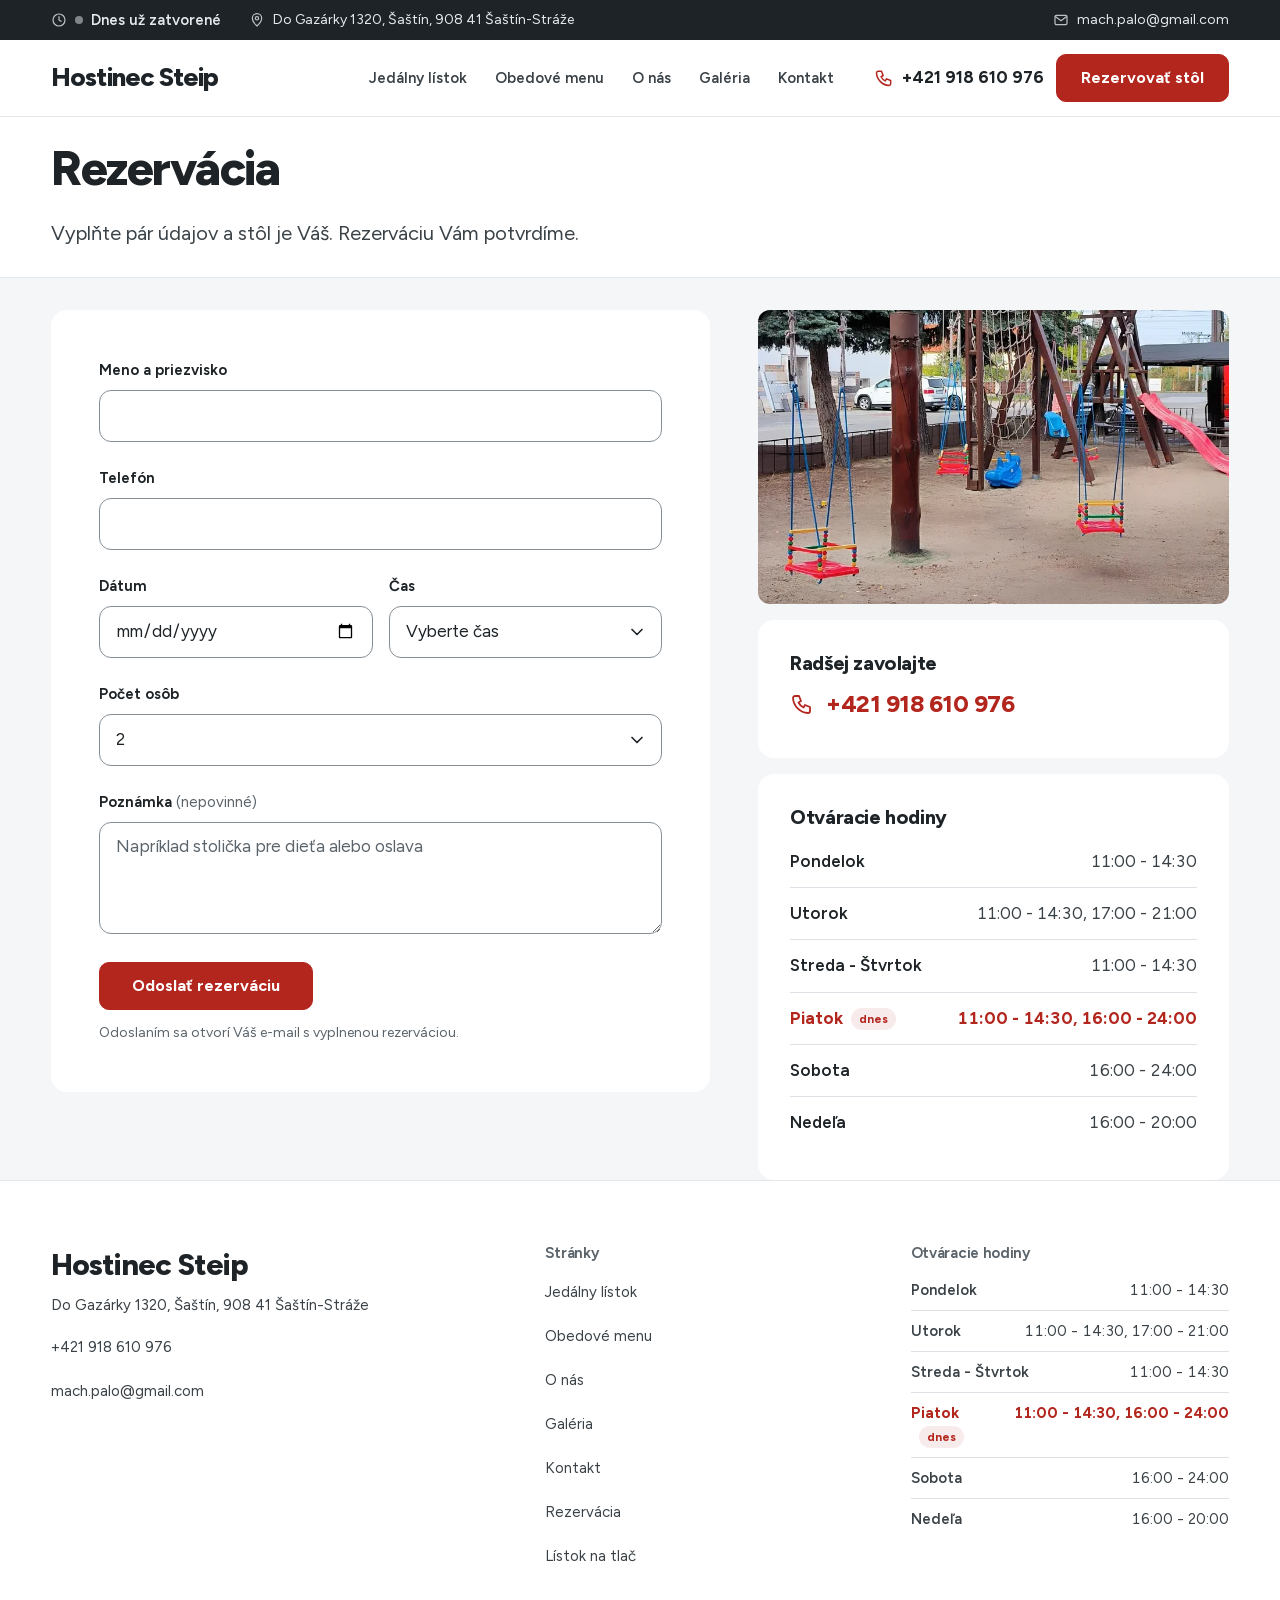
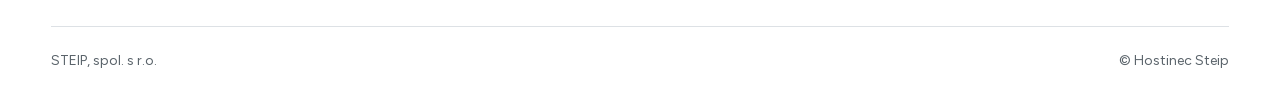
<file: rezervacia/index.html>
<!doctype html>
<html lang="sk">
<head>
<meta charset="utf-8">
<meta name="viewport" content="width=device-width, initial-scale=1">
<title>Rezervácia stola, Hostinec Steip</title>
<meta name="description" content="Rezervujte si stôl v Hostinec Steip v meste Šaštín-Stráže.">

<meta property="og:title" content="Rezervácia stola, Hostinec Steip">
<meta property="og:description" content="Rezervujte si stôl v Hostinec Steip v meste Šaštín-Stráže.">
<meta property="og:type" content="website">
<meta property="og:locale" content="sk_SK">
<meta name="theme-color" content="#F5F6F4">
<link rel="icon" href="data:image/svg+xml,%3Csvg xmlns='http://www.w3.org/2000/svg' viewBox='0 0 64 64'%3E%3Crect width='64' height='64' rx='16' fill='%233F6B51'/%3E%3Ctext x='32' y='44' font-family='Arial,sans-serif' font-weight='700' font-size='34' fill='white' text-anchor='middle'%3EH%3C/text%3E%3C/svg%3E">
<link rel="preload" href="../assets/fonts/Figtree-latin.woff2" as="font" type="font/woff2" crossorigin>
<link rel="stylesheet" href="../assets/fonty-kaviaren.css"><link rel="stylesheet" href="../assets/kaviaren.css"><link rel="stylesheet" href="../assets/portal.css">
<style>:root{--akcent:#B3261E;--akcent-text:#B3261E;--jemna:color-mix(in srgb,#B3261E 9%,#fff);--papier:#F5F6F8;--p-akcent:#B3261E}</style>
<script>document.documentElement.classList.add('js')</script>
</head>
<body class="p-portal">
<a class="k-skok" href="#obsah">Preskočiť na obsah</a><div class="p-info"><div class="k-obal p-info__in"><span class="p-info__stav"><svg viewBox="0 0 24 24" fill="none" stroke="currentColor" stroke-width="1.8" stroke-linecap="round" stroke-linejoin="round" aria-hidden="true"><circle cx="12" cy="12" r="9"/><path d="M12 7v5l3 2"/></svg><span class="k-stav" data-hodiny="[[&quot;Pondelok&quot;, &quot;11:00 - 14:30&quot;], [&quot;Utorok&quot;, &quot;11:00 - 14:30, 17:00 - 21:00&quot;], [&quot;Streda - Štvrtok&quot;, &quot;11:00 - 14:30&quot;], [&quot;Piatok&quot;, &quot;11:00 - 14:30, 16:00 - 24:00&quot;], [&quot;Sobota&quot;, &quot;16:00 - 24:00&quot;], [&quot;Nedeľa&quot;, &quot;16:00 - 20:00&quot;]]">Otváracie hodiny</span></span><a href="https://www.google.com/maps/search/?api=1&amp;query=Do Gazárky 1320, Šaštín, 908 41 Šaštín-Stráže" target="_blank" rel="noopener"><svg viewBox="0 0 24 24" fill="none" stroke="currentColor" stroke-width="1.8" stroke-linecap="round" stroke-linejoin="round" aria-hidden="true"><path d="M12 21s-7-6.2-7-11.5a7 7 0 0 1 14 0C19 14.8 12 21 12 21z"/><circle cx="12" cy="9.5" r="2.5"/></svg>Do Gazárky 1320, Šaštín, 908 41 Šaštín-Stráže</a><a class="p-info__mail" href="mailto:mach.palo@gmail.com"><svg viewBox="0 0 24 24" fill="none" stroke="currentColor" stroke-width="1.8" stroke-linecap="round" stroke-linejoin="round" aria-hidden="true"><rect x="3" y="5" width="18" height="14" rx="2"/><path d="m4 7 8 6 8-6"/></svg>mach.palo@gmail.com</a></div></div>
<header class="k-hlava p-hlava"><div class="k-hlava__in">
<a class="k-logo" href="../" style="--ld:4.18" aria-label="Hostinec Steip, úvod">Hostinec Steip</a>
<nav class="k-nav" id="k-nav" aria-label="Hlavná navigácia">
<ul><li><a href="../jedalny-listok/">Jedálny lístok</a></li><li><a href="../menu/">Obedové menu</a></li><li><a href="../o-nas/">O nás</a></li><li><a href="../galeria/">Galéria</a></li><li><a href="../kontakt/">Kontakt</a></li></ul>
<a class="k-tlacidlo k-nav__rez" href="../rezervacia/" aria-current=page>Rezervovať stôl</a>
<div class="k-nav__extra"><a href="tel:+421918610976"><svg viewBox="0 0 24 24" fill="none" stroke="currentColor" stroke-width="1.8" stroke-linecap="round" stroke-linejoin="round" aria-hidden="true"><path d="M5 4h4l2 5-2.5 1.5a11 11 0 0 0 5 5L15 13l5 2v4a2 2 0 0 1-2 2A16 16 0 0 1 3 6a2 2 0 0 1 2-2"/></svg>+421 918 610 976</a><a href="https://www.google.com/maps/search/?api=1&amp;query=Do Gazárky 1320, Šaštín, 908 41 Šaštín-Stráže" target="_blank" rel="noopener"><svg viewBox="0 0 24 24" fill="none" stroke="currentColor" stroke-width="1.8" stroke-linecap="round" stroke-linejoin="round" aria-hidden="true"><path d="M12 21s-7-6.2-7-11.5a7 7 0 0 1 14 0C19 14.8 12 21 12 21z"/><circle cx="12" cy="9.5" r="2.5"/></svg>Do Gazárky 1320, Šaštín, 908 41 Šaštín-Stráže</a></div>
</nav>
<a class="p-hlava__tel" href="tel:+421918610976"><svg viewBox="0 0 24 24" fill="none" stroke="currentColor" stroke-width="1.8" stroke-linecap="round" stroke-linejoin="round" aria-hidden="true"><path d="M5 4h4l2 5-2.5 1.5a11 11 0 0 0 5 5L15 13l5 2v4a2 2 0 0 1-2 2A16 16 0 0 1 3 6a2 2 0 0 1 2-2"/></svg><span>+421 918 610 976</span></a>
<a class="k-tlacidlo p-hlava__rez" href="../rezervacia/" aria-current=page>Rezervovať stôl</a>
<button class="k-menu-tl" type="button" aria-expanded="false" aria-controls="k-nav"><span class="k-menu-tl__ik" aria-hidden="true"><i></i><i></i></span><span>Menu</span></button>
</div></header>
<main id="obsah">
<section class="k-podhlava "><div class="k-obal k-podhlava__in">
<div class="k-podhlava__txt"><h1 style="--d:4.93">Rezervácia</h1>
<p class="k-podhlava__uvod">Vyplňte pár údajov a stôl je Váš. Rezerváciu Vám potvrdíme.</p></div>

</div></section>
<section class="k-sekcia k-sekcia--tesna" aria-label="Formulár rezervácie"><div class="k-obal k-rez">
<div class="k-rez__form"><form class="k-form" data-rezervacia data-email="mach.palo@gmail.com" data-nazov="Hostinec Steip">
<div class="k-pole k-pole--cele"><label for="r-meno">Meno a priezvisko</label><input id="r-meno" name="meno" type="text" autocomplete="name" required></div>
<div class="k-pole k-pole--cele"><label for="r-tel">Telefón</label><input id="r-tel" name="telefon" type="tel" autocomplete="tel" inputmode="tel" required></div>
<div class="k-pole"><label for="r-datum">Dátum</label><input id="r-datum" name="datum" type="date" required></div>
<div class="k-pole"><label for="r-cas">Čas</label><select id="r-cas" name="cas" required><option value="">Vyberte čas</option><option>11:00</option><option>11:30</option><option>12:00</option><option>12:30</option><option>13:00</option><option>13:30</option><option>14:00</option><option>14:30</option><option>15:00</option><option>15:30</option><option>16:00</option><option>16:30</option><option>17:00</option><option>17:30</option><option>18:00</option><option>18:30</option><option>19:00</option><option>19:30</option><option>20:00</option><option>20:30</option><option>21:00</option><option>21:30</option><option>22:00</option><option>22:30</option><option>23:00</option></select></div>
<div class="k-pole k-pole--cele"><label for="r-osoby">Počet osôb</label><select id="r-osoby" name="osoby" required><option>1</option><option selected>2</option><option>3</option><option>4</option><option>5</option><option>6</option><option>7</option><option>8</option><option>9</option><option>10</option><option>11</option><option>12</option><option value="viac ako 12">viac</option></select></div>
<div class="k-pole k-pole--cele"><label for="r-pozn">Poznámka <span>(nepovinné)</span></label><textarea id="r-pozn" name="poznamka" rows="3" placeholder="Napríklad stolička pre dieťa alebo oslava"></textarea></div>
<div class="k-pole--cele k-form__odosl"><button class="k-tlacidlo" type="submit">Odoslať rezerváciu</button>
<p>Odoslaním sa otvorí Váš e-mail s vyplnenou rezerváciou.</p>
<output data-rezervacia-stav aria-live="polite"></output></div>
</form></div>
<aside class="k-rez__bok" aria-label="Kontakt a hodiny">
<div class="k-f k-rez__f"><img src="../assets/foto/foto-20261015-124242.webp" alt="Hostinec Steip, interiér" width="810" height="1440" loading=lazy decoding="async"></div>
<div class="k-rez__karta"><h2>Radšej zavolajte</h2><a class="k-rez__tel" href="tel:+421918610976"><svg viewBox="0 0 24 24" fill="none" stroke="currentColor" stroke-width="1.8" stroke-linecap="round" stroke-linejoin="round" aria-hidden="true"><path d="M5 4h4l2 5-2.5 1.5a11 11 0 0 0 5 5L15 13l5 2v4a2 2 0 0 1-2 2A16 16 0 0 1 3 6a2 2 0 0 1 2-2"/></svg>+421 918 610 976</a></div>
<div class="k-rez__karta"><h2>Otváracie hodiny</h2><dl class="k-hodiny" data-hodiny><div><dt>Pondelok</dt><dd>11:00 - 14:30</dd></div><div><dt>Utorok</dt><dd>11:00 - 14:30, 17:00 - 21:00</dd></div><div><dt>Streda - Štvrtok</dt><dd>11:00 - 14:30</dd></div><div><dt>Piatok</dt><dd>11:00 - 14:30, 16:00 - 24:00</dd></div><div><dt>Sobota</dt><dd>16:00 - 24:00</dd></div><div><dt>Nedeľa</dt><dd>16:00 - 20:00</dd></div></dl></div>
</aside>
</div></section>
</main>
<footer class="k-pata"><div class="k-obal k-pata__in">
<div class="k-pata__znacka"><a class="k-logo k-logo--pata" href="../" style="--ld:4.18" aria-label="Hostinec Steip, úvod">Hostinec Steip</a>
<p>Do Gazárky 1320, Šaštín, 908 41 Šaštín-Stráže</p>
<p class="k-pata__kontakt"><a href="tel:+421918610976">+421 918 610 976</a><a href="mailto:mach.palo@gmail.com">mach.palo@gmail.com</a></p></div>
<nav aria-label="Odkazy v pätičke"><h2>Stránky</h2><ul><li><a href="../jedalny-listok/">Jedálny lístok</a></li><li><a href="../menu/">Obedové menu</a></li><li><a href="../o-nas/">O nás</a></li><li><a href="../galeria/">Galéria</a></li><li><a href="../kontakt/">Kontakt</a></li><li><a href="../rezervacia/">Rezervácia</a></li><li><a href="../jedalny-listok.pdf">Lístok na tlač</a></li></ul></nav>
<div><h2>Otváracie hodiny</h2><dl class="k-hodiny k-hodiny--pata" data-hodiny><div><dt>Pondelok</dt><dd>11:00 - 14:30</dd></div><div><dt>Utorok</dt><dd>11:00 - 14:30, 17:00 - 21:00</dd></div><div><dt>Streda - Štvrtok</dt><dd>11:00 - 14:30</dd></div><div><dt>Piatok</dt><dd>11:00 - 14:30, 16:00 - 24:00</dd></div><div><dt>Sobota</dt><dd>16:00 - 24:00</dd></div><div><dt>Nedeľa</dt><dd>16:00 - 20:00</dd></div></dl></div>
</div>
<div class="k-obal k-pata__spodok"><p>STEIP, spol. s r.o.</p><p>© Hostinec Steip</p></div>
</footer>


<script src="../assets/restauracia.js" defer></script>
<script>
(function(){
  var D=document, R=D.documentElement, hl=D.querySelector('.k-hlava');
  function miera(){ if(hl) R.style.setProperty('--k-hlava', hl.offsetHeight+'px');
    var u=D.getElementById('wh-ukazka'); R.style.setProperty('--k-pas', (u?u.offsetHeight:0)+'px'); }
  miera(); D.addEventListener('DOMContentLoaded', miera); addEventListener('load', miera); addEventListener('resize', miera);

  /* mobilné menu: Esc zatvorí, Tab ostane v paneli */
  var tl=D.querySelector('.k-menu-tl'), nav=D.getElementById('k-nav');
  function otvorene(){ return hl && hl.classList.contains('otvorene'); }
  function zavri(fokus){ if(!otvorene()) return; hl.classList.remove('otvorene'); tl.setAttribute('aria-expanded','false');
    R.classList.remove('k-zamok'); nav.style.height=''; if(fokus) tl.focus(); }
  if(tl && nav){
    tl.addEventListener('click', function(){
      if(otvorene()) return zavri();
      hl.classList.add('otvorene'); tl.setAttribute('aria-expanded','true'); R.classList.add('k-zamok');
      nav.style.height=Math.max(240, innerHeight-hl.getBoundingClientRect().bottom)+'px';
      var a=nav.querySelector('a'); if(a) a.focus();
    });
    D.addEventListener('keydown', function(ev){
      if(!otvorene()) return;
      if(ev.key==='Escape'){ ev.preventDefault(); zavri(true); return; }
      if(ev.key==='Tab'){ var f=[tl].concat([].slice.call(nav.querySelectorAll('a'))), i=f.indexOf(D.activeElement);
        if(ev.shiftKey && i===0){ ev.preventDefault(); f[f.length-1].focus(); }
        else if(!ev.shiftKey && i===f.length-1){ ev.preventDefault(); f[0].focus(); } }
    });
    nav.addEventListener('click', function(ev){ if(ev.target.closest && ev.target.closest('a')) zavri(); });
    var mq=matchMedia('(min-width: 1080px)'); var zm=function(m){ if(m.matches) zavri(); };
    if(mq.addEventListener) mq.addEventListener('change', zm); else if(mq.addListener) mq.addListener(zm);
  }

  var d=new Date().getDay();
  /* obedové menu: záložky dní, dnešok sa vyberie sám */
  [].forEach.call(D.querySelectorAll('[role=tablist]'),function(zoz){
    var tabs=[].slice.call(zoz.querySelectorAll('[role=tab]'));
    function ukaz(k){tabs.forEach(function(t,j){t.setAttribute('aria-selected',j===k);t.tabIndex=j===k?0:-1;
      D.getElementById(t.getAttribute('aria-controls')).hidden=j!==k;});}
    tabs.forEach(function(t,j){t.addEventListener('click',function(){ukaz(j)});
      t.addEventListener('keydown',function(ev){var n=ev.key==='ArrowRight'?1:ev.key==='ArrowLeft'?-1:0;
        if(n){var k=(j+n+tabs.length)%tabs.length;ukaz(k);tabs[k].focus();}});});
    var k=d>=1&&d<=5?d-1:0; if(tabs.length)ukaz(Math.min(k,tabs.length-1));
  });
  [].forEach.call(D.querySelectorAll('[data-den]'),function(el){if(d>=1&&d<=5&&+el.dataset.den===d-1)el.classList.add('k-den--dnes')});

  /* „Dnes otvorené do …“: len keď sa dajú prečítať všetky riadky hodín, inak ostane pôvodný text */
  var st=D.querySelector('.k-stav');
  if(st){try{
    var H=JSON.parse(st.dataset.hodiny||'[]'), DN=['ned','pon','uto','str','štv','pia','sob'], naj=null, zle=!H.length;
    var t=new Date(), m=t.getHours()*60+t.getMinutes();
    H.forEach(function(r){
      var c=String(r[1]).match(/(\d{1,2})[:.](\d{2})\s*[-–]\s*(\d{1,2})[:.](\d{2})/);
      var dni=String(r[0]).toLowerCase().split(/\s*[-–]\s*|\s+až\s+/).map(function(x){return DN.indexOf(x.trim().slice(0,3))});
      if(/denne|každý deň/.test(String(r[0]).toLowerCase())) dni=[1,0];
      if(!c||dni.some(function(x){return x<0})){ zle=true; return; }
      var ok=dni.length>1?(dni[0]<=dni[1]?d>=dni[0]&&d<=dni[1]:d>=dni[0]||d<=dni[1]):d===dni[0];
      if(ok) naj=[+c[1]*60+ +c[2], +c[3]*60+ +c[4], c[1]+':'+c[2], c[3]+':'+c[4]];
    });
    if(!zle){
      if(!naj) st.textContent='Dnes zatvorené';
      else { var z=naj[1]<=naj[0]?naj[1]+1440:naj[1];
        if(m>=naj[0]&&m<z){ st.textContent='Dnes otvorené do '+naj[3]; st.classList.add('k-stav--otvorene'); }
        else if(m<naj[0]) st.textContent='Dnes otvárame o '+naj[2];
        else st.textContent='Dnes už zatvorené'; }
    }
  }catch(err){}}

  /* lístok: aktívna kategória v páse kategórií */
  var pas=D.querySelector('.k-kat-nav__in');
  if(pas && 'IntersectionObserver' in window){
    var ch=[].slice.call(pas.querySelectorAll('a')), mapa={};
    ch.forEach(function(a){ mapa[a.getAttribute('href').slice(1)]=a; });
    var io2=new IntersectionObserver(function(z){ z.forEach(function(x){ if(!x.isIntersecting) return; var a=mapa[x.target.id]; if(!a) return;
      ch.forEach(function(c){ c.removeAttribute('aria-current'); }); a.setAttribute('aria-current','true');
      pas.scrollLeft=a.offsetLeft-pas.clientWidth/2+a.offsetWidth/2; }); }, {rootMargin:'-35% 0px -60% 0px'});
    ch.forEach(function(a){ var s=D.getElementById(a.getAttribute('href').slice(1)); if(s) io2.observe(s); });
  }

  /* jemné odhalenie pri scrolle */
  var od=D.querySelectorAll('.odhal');
  if('IntersectionObserver' in window){var io=new IntersectionObserver(function(z){z.forEach(function(x){if(x.isIntersecting){x.target.classList.add('videt');io.unobserve(x.target)}})},{rootMargin:'0px 0px -6% 0px'});
    [].forEach.call(od,function(el){io.observe(el)});}
  else [].forEach.call(od,function(el){el.classList.add('videt')});
})();
</script>
<script>
(function(){
  /* záložky kategórií lístka na domove */
  [].forEach.call(document.querySelectorAll('[data-p-tabs]'),function(box){
    var t=[].slice.call(box.querySelectorAll('[data-p-tab]')),pan=[].slice.call(box.querySelectorAll('[data-p-panel]'));
    function ukaz(i){t.forEach(function(b,j){b.setAttribute('aria-selected',j===i)});pan.forEach(function(x,j){x.hidden=j!==i});}
    t.forEach(function(b,i){b.addEventListener('click',function(){ukaz(i)})});
  });
  /* „Dnes otvorené“ aj v karte úvodu: skopíruje stav z informačného pásu */
  var st=document.querySelector('.p-info .k-stav'),k=document.querySelector('[data-p-dnes]');
  if(st&&k) k.textContent=st.textContent;
  if(st&&st.classList.contains('k-stav--otvorene')&&k) k.classList.add('p-dnes--otvorene');
})();
</script>
<script src="../assets/menu-zive.js" data-api="https://webhunter-menu-api.prodej-bytu-3-1-70-m2-172175436.workers.dev" data-site="hostinec-steip-sme14846" data-sablona="portal" data-strana="ine" data-tyzden="tento týždeň" data-cas="v pracovné dni 11:00 – 14:00, rozvoz 11:00 – 13:30" data-koren="../" data-akcent="#1d1f22" defer></script>
</body></html>
</file>
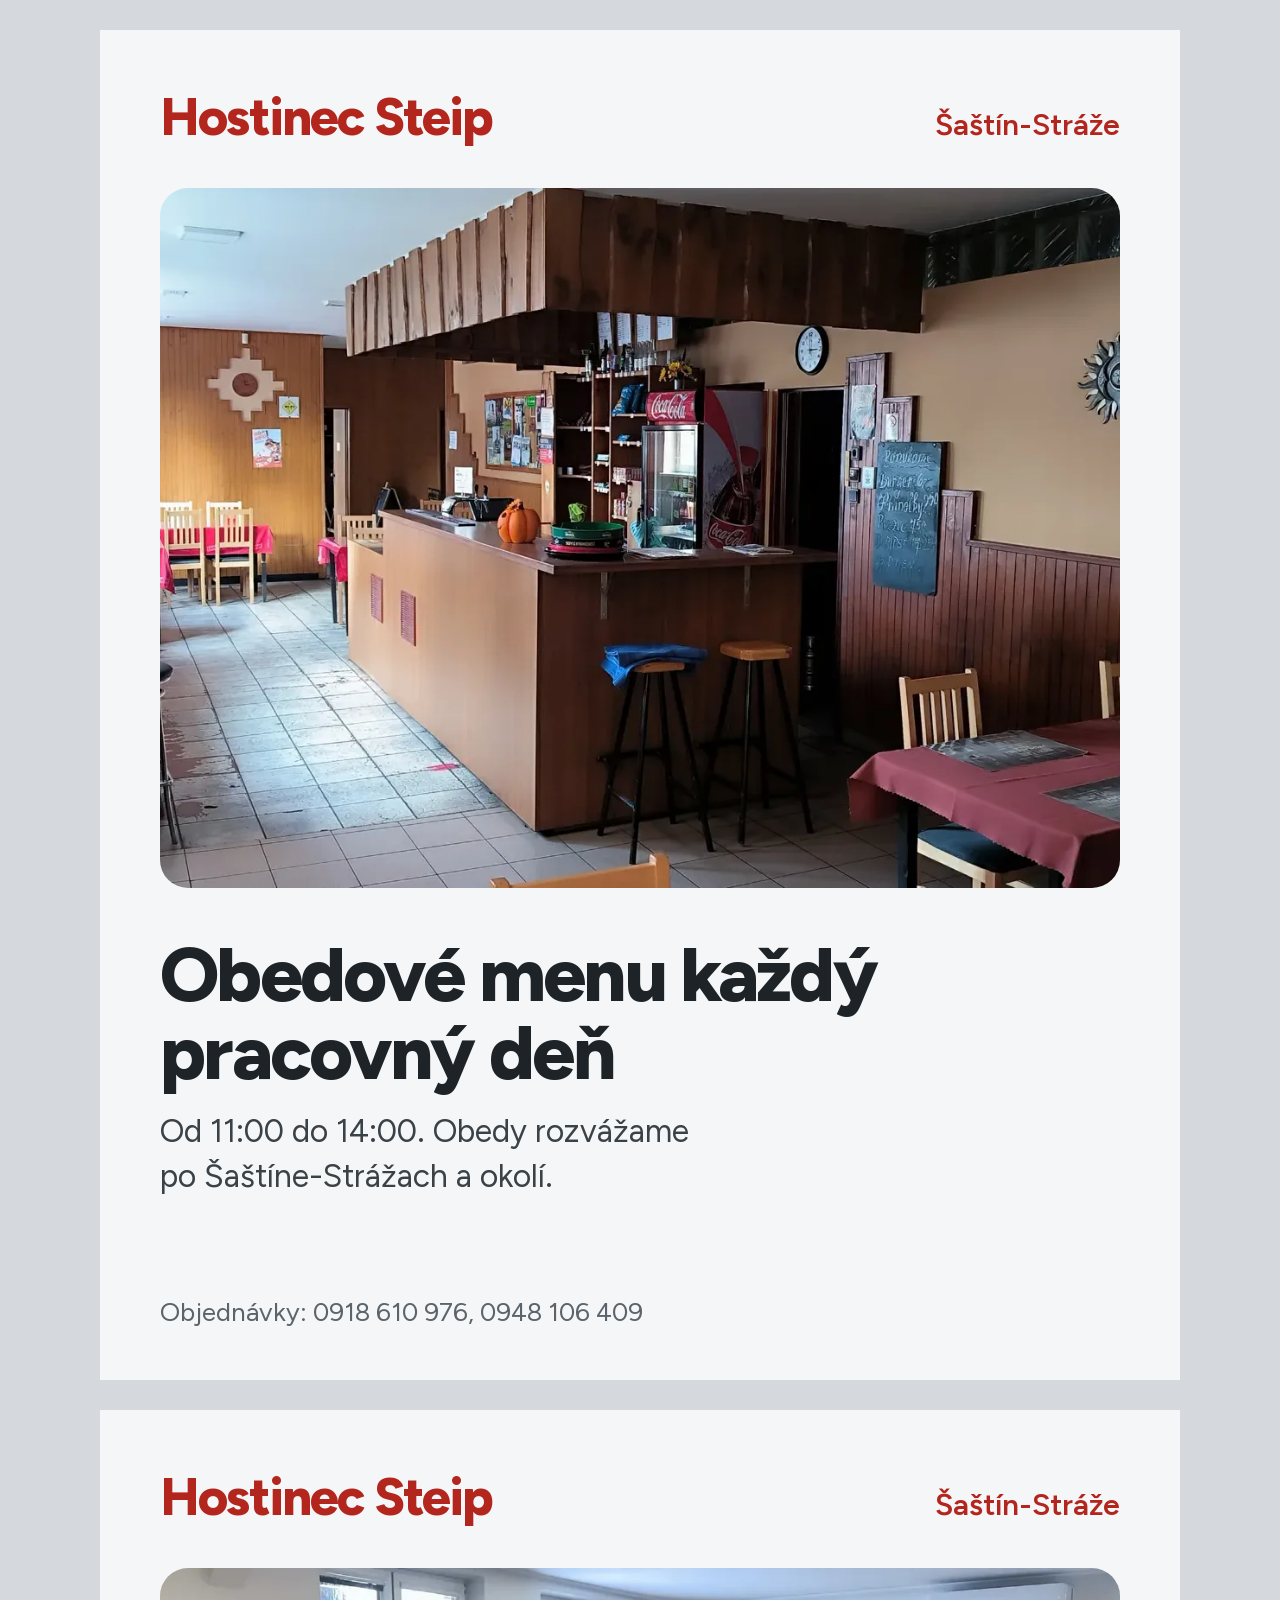
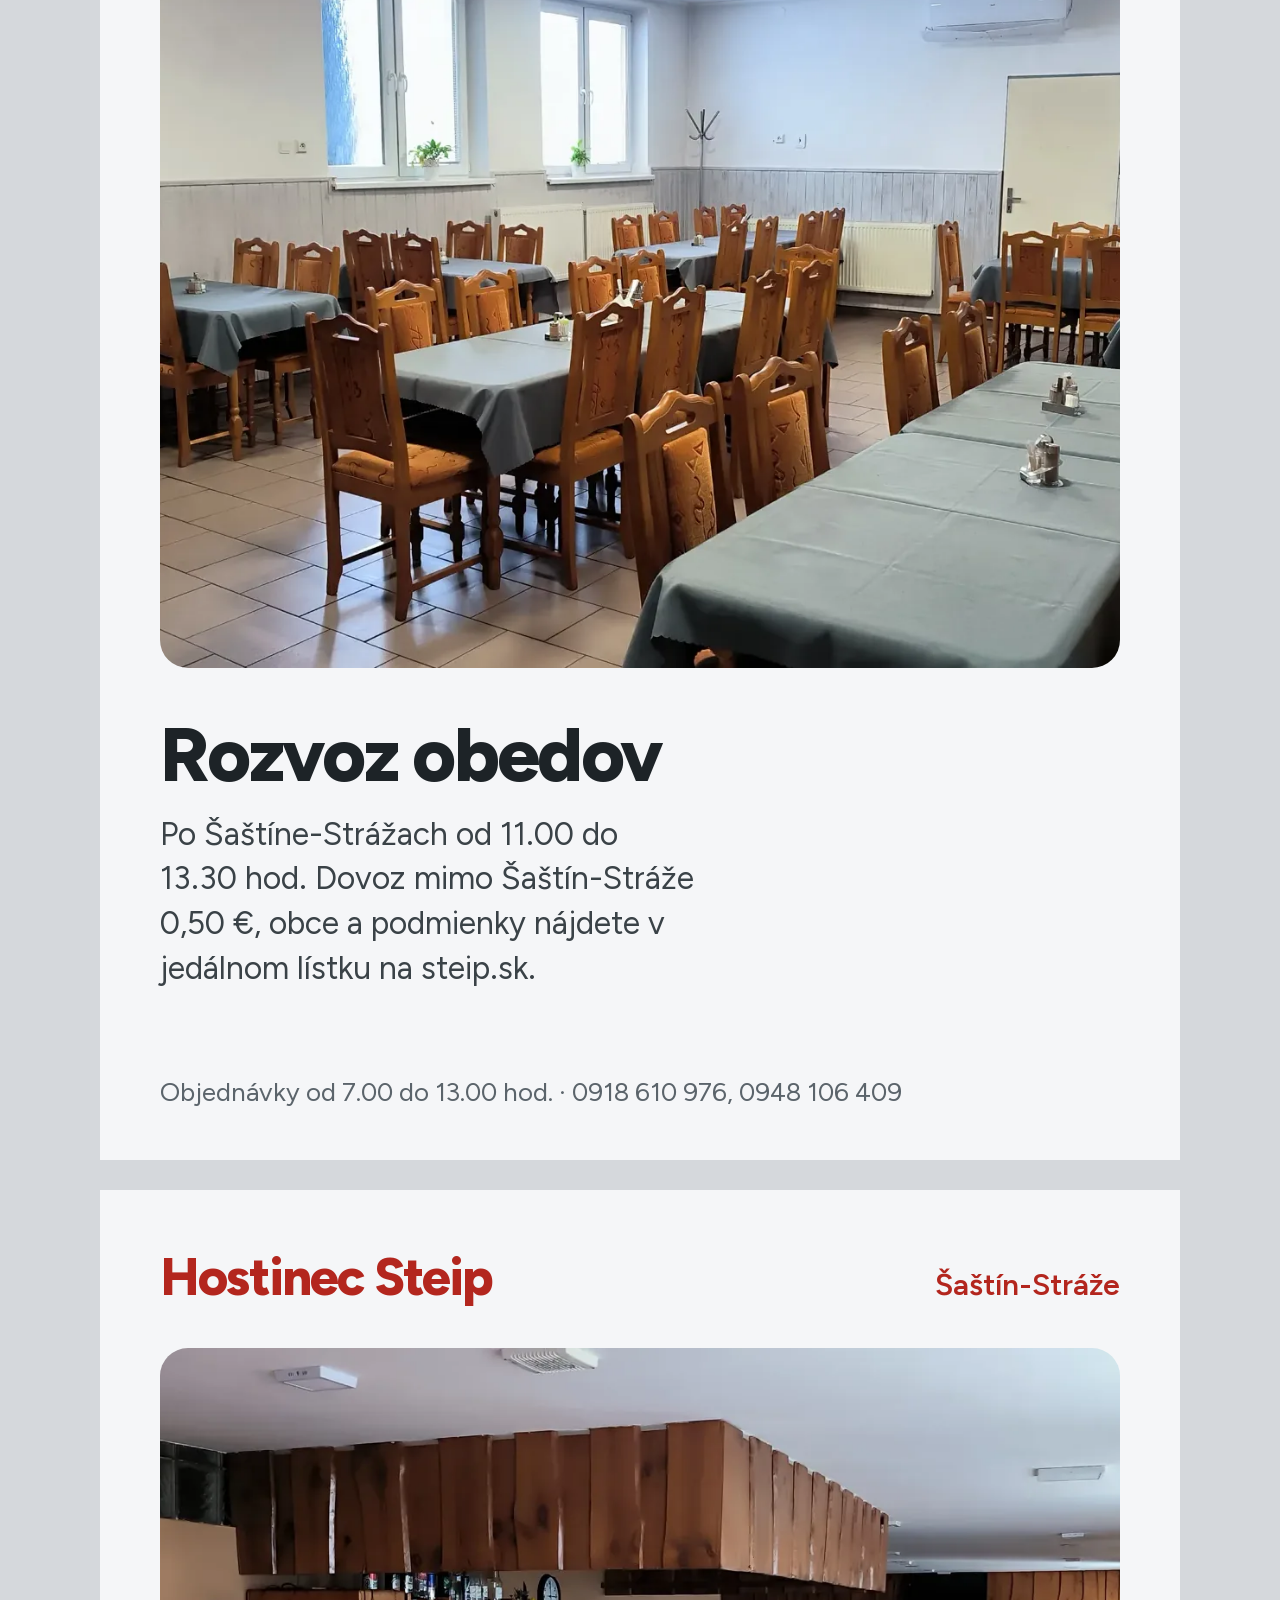
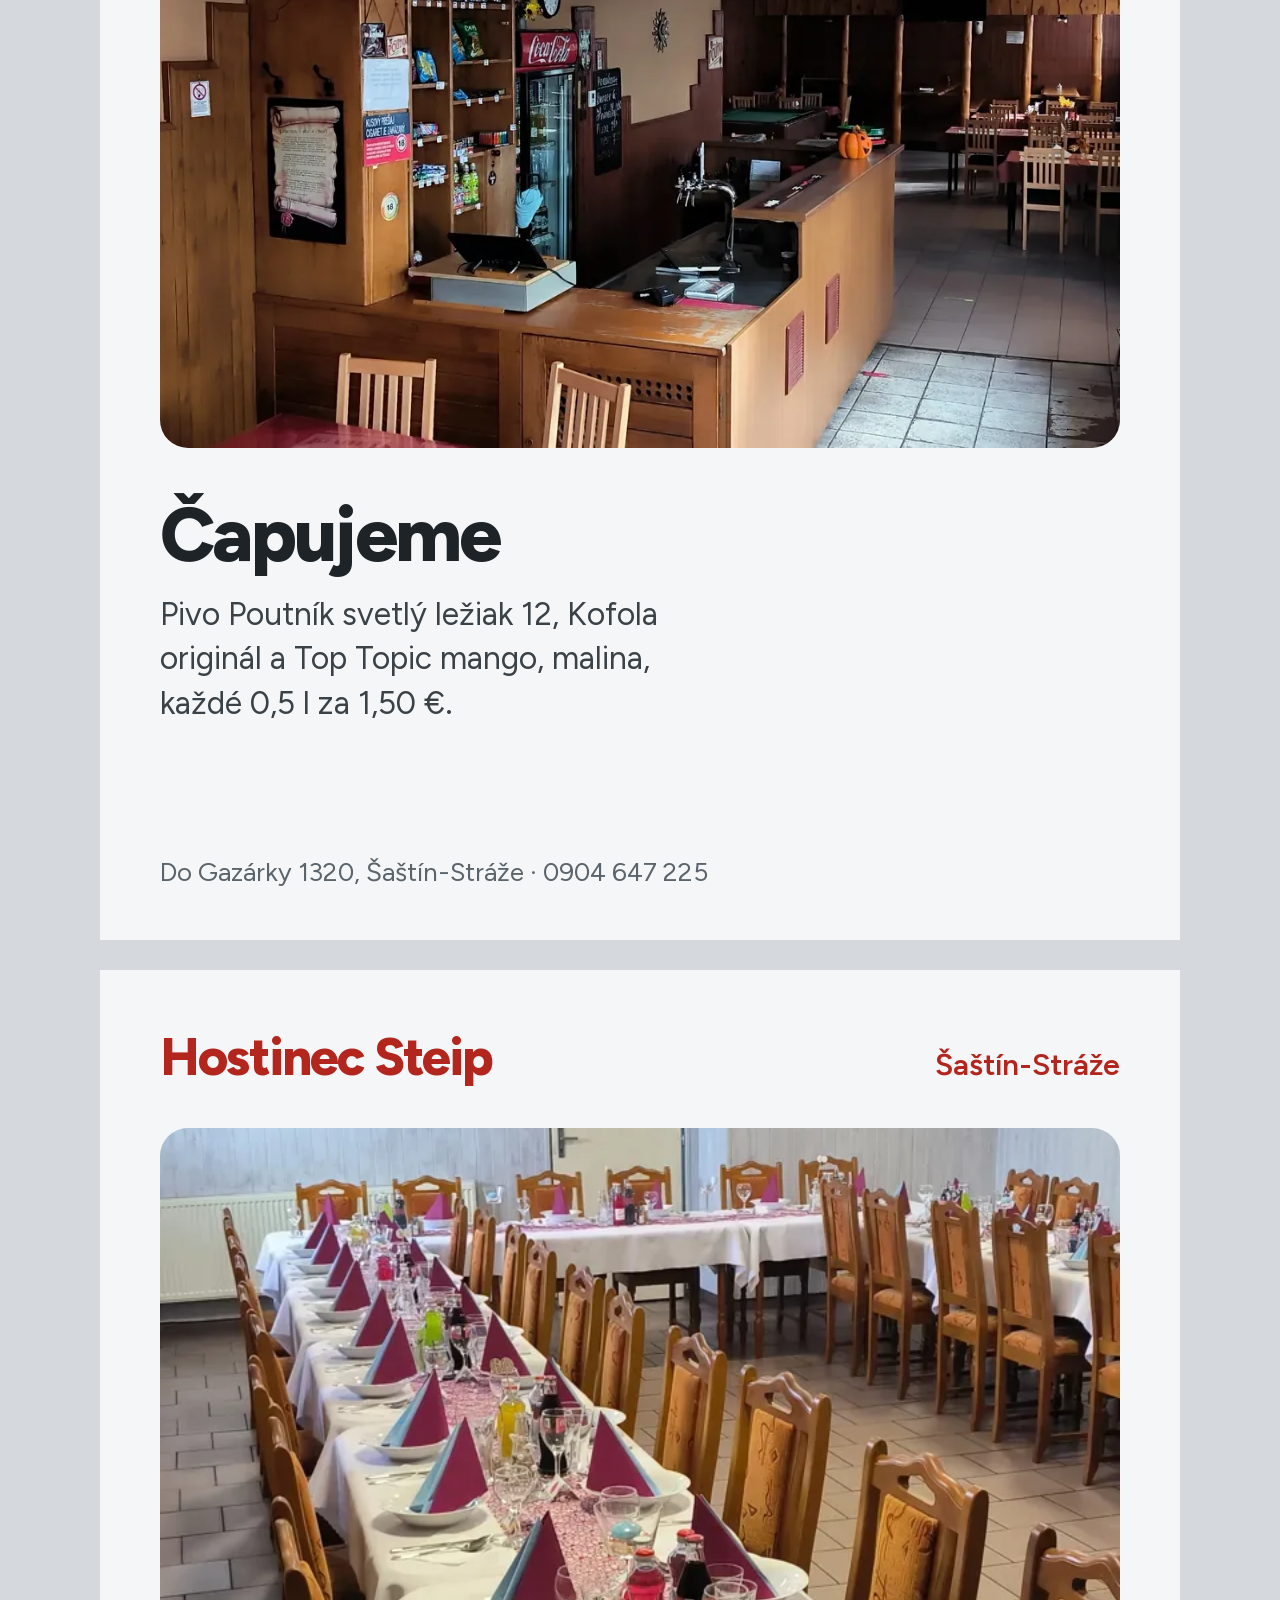
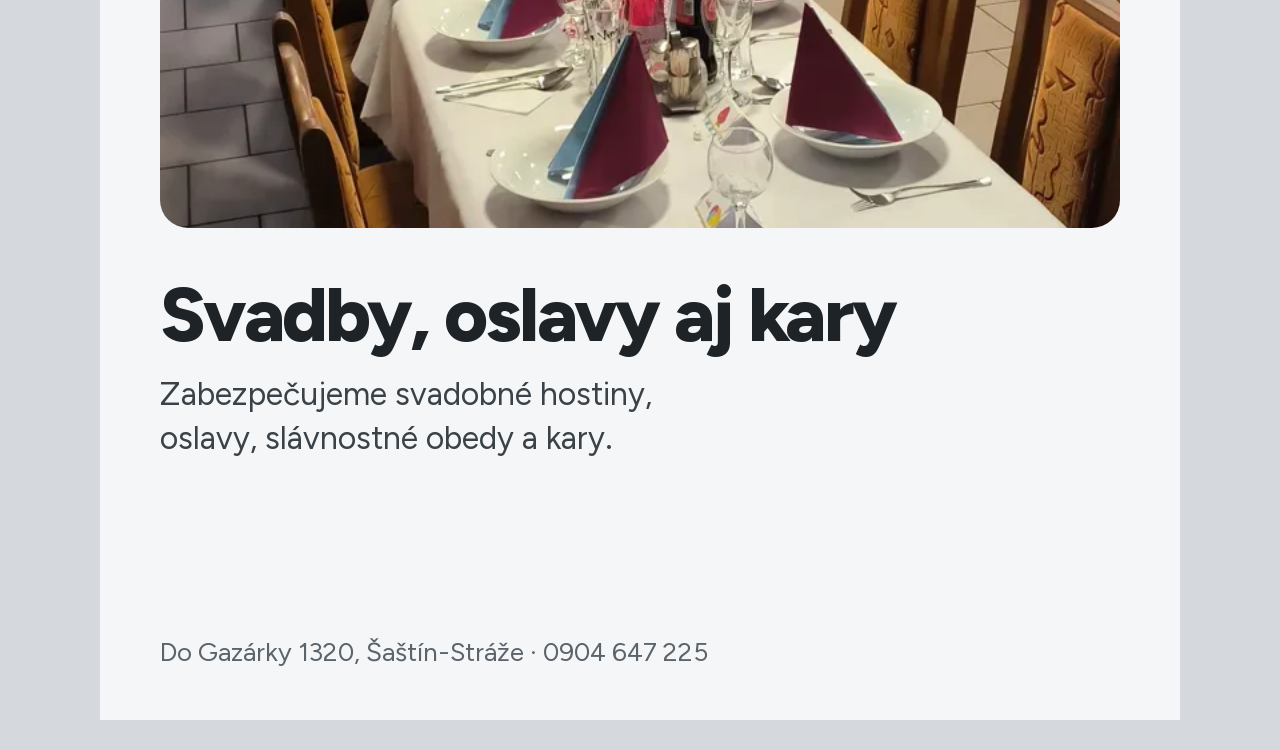
<file: socialne-zdroj/index.html>
<!doctype html><html lang="sk"><head><meta charset="utf-8">
<meta name="viewport" content="width=device-width, initial-scale=1"><meta name="robots" content="noindex">
<title>Príspevky na sociálne siete, Hostinec Steip</title>
<link rel="stylesheet" href="../assets/fonty-kaviaren.css">
<style>:root{--akcent:#B3261E;--akcent-text:#B3261E;--jemna:color-mix(in srgb,#B3261E 9%,#fff);--papier:#F5F6F8;--p-akcent:#B3261E}
* { box-sizing: border-box; -webkit-print-color-adjust: exact; print-color-adjust: exact; }
html, body { margin: 0; background: #d5d8dc; }
body { font-family: Figtree, system-ui, sans-serif; color: #1D2327; }
img { display: block; }
.foto { position: relative; overflow: hidden; }
.foto img { width: 100%; height: 100%; object-fit: cover; }

.post { width: 1080px; height: 1350px; margin: 30px auto; background: var(--papier); position: relative; overflow: hidden;
        padding: 56px 60px 52px; display: flex; flex-direction: column; }
.post .foto { height: 700px; border-radius: 28px; }
.post__hl { display: flex; justify-content: space-between; align-items: baseline; margin-bottom: 40px; }
.post__hl .logo { font-size: 52px; font-weight: 800; letter-spacing: -.035em; }
.post__hl span { font-size: 30px; font-weight: 600; color: var(--akcent-text); }
.post h2 { font-size: 76px; font-weight: 800; letter-spacing: -.035em; line-height: 1.02; margin: 48px 0 0; }
.post p { font-size: 32px; line-height: 1.4; color: #3A4247; margin: 18px 0 0; max-width: 28ch; }
.post__cena { position: absolute; right: 60px; bottom: 52px; background: var(--akcent-text); color: #fff; font-size: 44px; font-weight: 700; padding: 18px 34px; border-radius: 999px; }
.post__pata { margin-top: auto; font-size: 26px; color: #5B646B; }
.post--menu .foto { height: 520px; }
.post--menu h2 { margin-top: 40px; font-size: 66px; }
.post--menu .pol { display: grid; grid-template-columns: 1fr auto; gap: 0 30px; padding: 20px 0; border-top: 2px solid #D9DDE1; }
.post--menu .pol:first-of-type { border-top: 0; }
.post--menu .pol b { font-size: 36px; font-weight: 650; line-height: 1.25; }
.post--menu .pol .c { font-size: 38px; font-weight: 700; color: var(--akcent-text); }
.post--menu .pol .m { grid-column: 1; font-size: 25px; color: #5B646B; }
.post--menu .zoznam { margin-top: 16px; }
</style>
</head><body><section class="post" data-nazov="obedove-menu">
<div class="post__hl"><span class="logo">Hostinec Steip</span><span>Šaštín-Stráže</span></div>
<div class="foto"><img src="../assets/foto/foto-20261015-145817.webp" alt=""></div>
<h2>Obedové menu každý pracovný deň</h2>
<p>Od 11:00 do 14:00. Obedy rozvážame po Šaštíne-Strážach a okolí.</p>
<div class="post__pata">Objednávky: 0918 610 976, 0948 106 409</div>
</section><section class="post" data-nazov="rozvoz">
<div class="post__hl"><span class="logo">Hostinec Steip</span><span>Šaštín-Stráže</span></div>
<div class="foto"><img src="../assets/foto/foto-20261015-145938.webp" alt=""></div>
<h2>Rozvoz obedov</h2>
<p>Po Šaštíne-Strážach od 11.00 do 13.30 hod. Dovoz mimo Šaštín-Stráže 0,50 €, obce a podmienky nájdete v jedálnom lístku na steip.sk.</p>
<div class="post__pata">Objednávky od 7.00 do 13.00 hod. · 0918 610 976, 0948 106 409</div>
</section><section class="post" data-nazov="capujeme">
<div class="post__hl"><span class="logo">Hostinec Steip</span><span>Šaštín-Stráže</span></div>
<div class="foto"><img src="../assets/foto/foto-20261015-145738.webp" alt=""></div>
<h2>Čapujeme</h2>
<p>Pivo Poutník svetlý ležiak 12, Kofola originál a Top Topic mango, malina, každé 0,5 l za 1,50 €.</p>
<div class="post__pata">Do Gazárky 1320, Šaštín-Stráže · 0904 647 225</div>
</section><section class="post" data-nazov="oslavy">
<div class="post__hl"><span class="logo">Hostinec Steip</span><span>Šaštín-Stráže</span></div>
<div class="foto"><img src="../assets/foto/sala-oslavy-02.webp" alt=""></div>
<h2>Svadby, oslavy aj kary</h2>
<p>Zabezpečujeme svadobné hostiny, oslavy, slávnostné obedy a kary.</p>
<div class="post__pata">Do Gazárky 1320, Šaštín-Stráže · 0904 647 225</div>
</section></body></html>
</file>
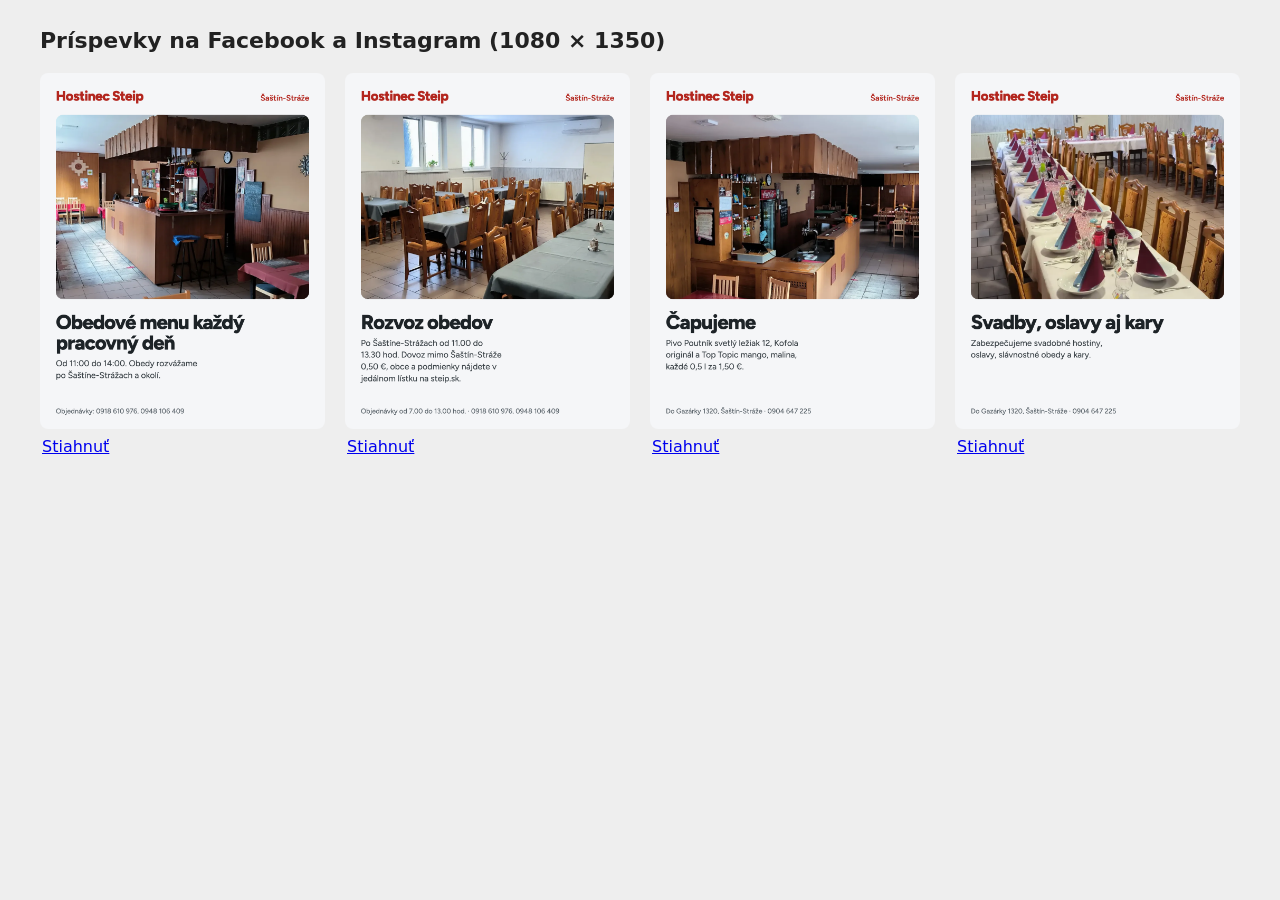
<file: socialne/index.html>
<!doctype html><html lang="sk"><head><meta charset="utf-8"><meta name="viewport" content="width=device-width, initial-scale=1"><meta name="robots" content="noindex"><title>Príspevky na sociálne siete</title><style>body{margin:0;padding:24px;background:#eee;font:16px/1.5 system-ui,sans-serif;color:#222}main{display:grid;grid-template-columns:repeat(auto-fill,minmax(260px,1fr));gap:20px;max-width:1200px;margin:0 auto}img{width:100%;height:auto;display:block;border-radius:8px}figure{margin:0}figcaption{padding:6px 2px}h1{max-width:1200px;margin:0 auto 16px;font-size:22px}</style></head><body><h1>Príspevky na Facebook a Instagram (1080 × 1350)</h1><main><figure><img src="obedove-menu.png" alt="" width="540" height="675" loading="lazy"><figcaption><a href="obedove-menu.png" download>Stiahnuť</a></figcaption></figure><figure><img src="rozvoz.png" alt="" width="540" height="675" loading="lazy"><figcaption><a href="rozvoz.png" download>Stiahnuť</a></figcaption></figure><figure><img src="capujeme.png" alt="" width="540" height="675" loading="lazy"><figcaption><a href="capujeme.png" download>Stiahnuť</a></figcaption></figure><figure><img src="oslavy.png" alt="" width="540" height="675" loading="lazy"><figcaption><a href="oslavy.png" download>Stiahnuť</a></figcaption></figure></main></body></html>
</file>
<file: assets/fonty-kaviaren.css>
@font-face { font-family: "Figtree"; font-display: swap; font-weight: 400 800;
  src: url(fonts/Figtree-latin-ext.woff2) format("woff2");
  unicode-range: U+0100-02BA, U+02BD-02C5, U+02C7-02CC, U+02CE-02D7, U+02DD-02FF, U+0304, U+0308, U+0329, U+1D00-1DBF, U+1E00-1E9F, U+1EF2-1EFF, U+2020, U+20A0-20AB, U+20AD-20C0, U+2113, U+2C60-2C7F, U+A720-A7FF; }
@font-face { font-family: "Figtree"; font-display: swap; font-weight: 400 800;
  src: url(fonts/Figtree-latin.woff2) format("woff2");
  unicode-range: U+0000-00FF, U+0131, U+0152-0153, U+02BB-02BC, U+02C6, U+02DA, U+02DC, U+0304, U+0308, U+0329, U+2000-206F, U+20AC, U+2122, U+2191, U+2193, U+2212, U+2215, U+FEFF, U+FFFD; }
</file>
<file: assets/kaviaren.css>
/* Šablóna KAVIAREŇ (linka B4). Svetlá a vzdušná: chladný papier, jeden akcent z profilu
   (--akcent, --akcent-text, --jemna, --papier v <head>), Figtree, zaoblené fotky bez prekryvov.
   Mobil najprv. Nadpisy: font-size = min(strop, 100cqi / --d), --d počíta šablóna z šírok písmen.
   --k-hlava a --k-pas (žltý pás „Ukážka“) meria skript šablóny, --wh-lista dáva lišta návrhu. */

:root {
  --tus: #1D2327; --text: #3A4247; --sivy: #5B646B; --linka: #DDE1E5; --biela: #FFFFFF; --pole: #858E95;
  --r: 24px; --r-s: 16px;
  --okraj: clamp(16px, 4vw, 56px);
  --max: 1280px;
  --sekcia: 64px;
  color-scheme: light;
}
*, *::before, *::after { box-sizing: border-box; }
html { -webkit-text-size-adjust: 100%; text-size-adjust: 100%; scroll-padding-top: calc(var(--k-hlava, 73px) + 16px); }
html.k-zamok { overflow: hidden; }
body { margin: 0; background: var(--papier); color: var(--tus); font: 400 17px/1.6 Figtree, system-ui, sans-serif;
       -webkit-font-smoothing: antialiased; font-kerning: normal; }
img { display: block; max-width: 100%; height: auto; }
a { color: inherit; }
h1, h2, h3 { margin: 0; font-weight: 750; letter-spacing: -.03em; line-height: 1.1; text-wrap: balance; }
p { margin: 0; text-wrap: pretty; }
abbr[title] { text-decoration: none; border-bottom: 1px dotted currentColor; cursor: help; }
::selection { background: var(--jemna); color: var(--tus); }
:focus-visible { outline: 3px solid var(--akcent); outline-offset: 3px; }
.k-obal { max-width: var(--max); margin: 0 auto; padding: 0 var(--okraj); }
.k-skok { position: absolute; left: 16px; top: -64px; z-index: 200; background: var(--tus); color: #fff; padding: 12px 16px; border-radius: 8px; text-decoration: none; font-weight: 600; }
.k-skok:focus { top: 16px; }

/* ---------------------------------------------------------------- tlačidlá a odkazy */
.k-tlacidlo { display: inline-flex; align-items: center; justify-content: center; gap: 8px; min-height: 48px; padding: 0 24px;
  border-radius: 999px; border: 1.5px solid var(--akcent-text); background: var(--akcent-text); color: #fff;
  font: 650 16px/1.2 Figtree, system-ui, sans-serif; text-decoration: none; white-space: nowrap; cursor: pointer;
  transition: background-color .2s, color .2s, border-color .2s, transform .15s; }
.k-tlacidlo:hover { background: var(--tus); border-color: var(--tus); }
.k-tlacidlo:active { transform: scale(.98); }
.k-tlacidlo--obrys { background: transparent; color: var(--tus); border-color: var(--tus); }
.k-tlacidlo--obrys:hover { background: var(--tus); color: #fff; }
.k-tlacidlo--biele { background: #fff; color: var(--akcent-text); border-color: #fff; }
.k-tlacidlo--biele:hover { background: var(--tus); border-color: var(--tus); color: #fff; }
.k-tlacidlo--male { min-height: 44px; padding: 0 20px; font-size: 15px; }
.k-tlacidlo svg { width: 18px; height: 18px; flex: none; }
.k-odkaz { display: inline-flex; align-items: center; gap: 8px; min-height: 44px; color: var(--akcent-text); font-weight: 650;
  text-decoration: underline; text-decoration-thickness: 1.5px; text-underline-offset: 6px; }
.k-odkaz svg { width: 18px; height: 18px; flex: none; transition: transform .2s; }
.k-odkaz:hover svg { transform: translateX(3px); }
.k-akcie { display: flex; flex-wrap: wrap; align-items: center; gap: 12px 24px; margin-top: 32px; }

/* ---------------------------------------------------------------- hlavička a menu */
.k-hlava { position: sticky; top: 0; z-index: 100; background: var(--papier); border-bottom: 1px solid var(--linka); }
.k-hlava__in { max-width: var(--max); margin: 0 auto; padding: 8px var(--okraj); min-height: 64px; display: flex; align-items: center; gap: 16px; }
.k-logo { --logo-box: calc(100vw - 2 * var(--okraj) - 124px);
  font-size: clamp(15px, calc(var(--logo-box) / var(--ld, 8)), 24px); max-width: var(--logo-box);
  font-weight: 800; letter-spacing: -.035em; line-height: 1.12; text-decoration: none; color: var(--tus); text-wrap: balance;
  display: -webkit-box; -webkit-box-orient: vertical; -webkit-line-clamp: 2; line-clamp: 2; overflow: hidden; overflow-wrap: anywhere;
  padding: 3px 0; margin-right: auto; }
.k-menu-tl { flex: none; display: inline-flex; align-items: center; gap: 10px; min-height: 44px; padding: 0 18px 0 16px;
  border: 1px solid var(--linka); border-radius: 999px; background: var(--biela); color: var(--tus);
  font: 650 15px/1 Figtree, system-ui, sans-serif; cursor: pointer; }
.k-menu-tl__ik { position: relative; width: 18px; height: 12px; }
.k-menu-tl__ik i { position: absolute; left: 0; right: 0; height: 2px; border-radius: 2px; background: currentColor; transition: transform .25s, top .25s; }
.k-menu-tl__ik i:first-child { top: 2px; }
.k-menu-tl__ik i:last-child { top: 8px; }
.otvorene .k-menu-tl__ik i:first-child { top: 5px; transform: rotate(45deg); }
.otvorene .k-menu-tl__ik i:last-child { top: 5px; transform: rotate(-45deg); }
.k-nav { display: none; }
.k-nav ul { list-style: none; margin: 0; padding: 0; }
.otvorene .k-nav { display: flex; flex-direction: column; position: absolute; left: 0; right: 0; top: 100%;
  background: var(--papier); border-top: 1px solid var(--linka); overflow-y: auto; overscroll-behavior: contain;
  padding: 16px var(--okraj) calc(32px + var(--wh-lista, 0px)); }
.otvorene .k-nav ul a { display: block; padding: 12px 0; border-bottom: 1px solid var(--linka); text-decoration: none;
  font-size: 28px; font-weight: 750; letter-spacing: -.03em; line-height: 1.25; }
.otvorene .k-nav ul a[aria-current] { color: var(--akcent-text); }
.otvorene .k-nav__rez { margin-top: 24px; min-height: 52px; }
.k-nav__extra { display: grid; gap: 16px; margin-top: 32px; }
.k-nav__extra a { display: flex; gap: 12px; align-items: flex-start; color: var(--text); text-decoration: none; overflow-wrap: anywhere; }
.k-nav__extra svg { width: 20px; height: 20px; flex: none; margin-top: 3px; color: var(--akcent-text); }

/* ---------------------------------------------------------------- fotky */
.k-f { position: relative; overflow: hidden; isolation: isolate; border-radius: var(--r); background: var(--jemna); aspect-ratio: 4 / 3; margin: 0; }
.k-f > img { position: absolute; inset: 0; width: 100%; height: 100%; object-fit: cover; }
.k-f--grafika { background: var(--biela); }
.k-f--grafika > img { object-fit: contain; }

/* ---------------------------------------------------------------- úvod */
.k-uvod { padding: 8px 0 0; }
.k-uvod__in { display: flex; flex-direction: column;
  min-height: calc(100svh - var(--k-hlava, 65px) - var(--k-pas, 0px) - var(--wh-lista, 0px) - 8px); }
.k-uvod__foto { order: -1; flex: 1 1 0; min-height: 112px; aspect-ratio: auto; border-radius: 20px; }
.k-uvod__txt { container-type: inline-size; padding: 24px 0 16px; }
.k-stav { display: inline-flex; align-items: center; gap: 8px; font-size: 15px; font-weight: 600; color: var(--sivy); }
.k-stav::before { content: ""; width: 8px; height: 8px; border-radius: 50%; background: currentColor; opacity: .5; flex: none; }
.k-stav--otvorene { color: var(--akcent-text); }
.k-stav--otvorene::before { background: #2F9E5B; opacity: 1; box-shadow: 0 0 0 4px rgba(47, 158, 91, .16); }
.k-uvod h1 { --h1max: 76px; font-size: min(var(--h1max), calc(100cqi / var(--d, 6))); font-weight: 800; letter-spacing: -.045em;
  line-height: 1; margin-top: 12px; padding-bottom: .04em; overflow-wrap: break-word; }
.k-uvod__claim { margin-top: 16px; font-size: 17px; line-height: 1.5; color: var(--text); max-width: 34ch; }
.k-uvod__akcie { margin-top: 24px; gap: 12px; }
.k-uvod__akcie .k-tlacidlo { flex: 1 1 auto; padding: 0 16px; }
.k-uvod__adresa { display: none; }
@media (prefers-reduced-motion: no-preference) {
  .k-uvod__foto > img { animation: k-kb 28s ease-in-out infinite alternate; transform-origin: 50% 40%; }
}
@keyframes k-kb { from { transform: scale(1.01); } to { transform: scale(1.08) translate(-1%, -1%); } }
.k-uvod--grafika .k-uvod__in { min-height: 0; }
.k-uvod--grafika .k-uvod__txt { padding-bottom: 0; }
.k-uvod--grafika .k-uvod__pravo { padding-bottom: 24px; }
.k-uvod__plagat { aspect-ratio: auto; padding: 8px; background: var(--biela); border: 1px solid var(--linka); }
.k-uvod__plagat > img { position: static; width: 100%; height: auto; border-radius: 16px; }
.k-uvod--bez .k-uvod__in { min-height: 0; padding: 32px 0; }

/* ---------------------------------------------------------------- sekcie */
.k-sekcia { padding-top: var(--sekcia); }
.k-sekcia--tesna { padding-top: 32px; }
.k-sekcia--pas { padding-bottom: var(--sekcia); }
.k-sekcia h2 { font-size: clamp(32px, 3.4vw, 48px); }
.k-hlavicka { display: flex; justify-content: space-between; align-items: flex-end; gap: 8px 32px; flex-wrap: wrap; margin-bottom: 24px; }
.k-hlavicka .k-odkaz { min-height: 0; }

/* odporúčame: karty s fotkou */
.k-karty { list-style: none; margin: 0 calc(-1 * var(--okraj)); padding: 0 var(--okraj) 8px; display: flex; gap: 16px;
  overflow-x: auto; scroll-snap-type: x mandatory; scroll-padding: 0 var(--okraj); scrollbar-width: none; }
.k-karty::-webkit-scrollbar { display: none; }
.k-karta { flex: 0 0 min(72%, 300px); scroll-snap-align: start; }
.k-karta a { display: block; text-decoration: none; color: inherit; }
.k-karta__f { aspect-ratio: 4 / 5; border-radius: var(--r-s); }
.k-karta__f > img { transition: transform .6s cubic-bezier(.16, 1, .3, 1); }
.k-karta a:hover .k-karta__f > img { transform: scale(1.04); }
.k-karta__r { display: flex; justify-content: space-between; align-items: baseline; gap: 12px; margin-top: 16px; }
.k-karta h3 { font-size: 18px; font-weight: 700; letter-spacing: -.015em; line-height: 1.3; }
.k-karta__r span { font-weight: 700; color: var(--akcent-text); white-space: nowrap; font-variant-numeric: tabular-nums; }
.k-karta p { margin-top: 4px; font-size: 15px; line-height: 1.5; color: var(--sivy);
  display: -webkit-box; -webkit-box-orient: vertical; -webkit-line-clamp: 2; line-clamp: 2; overflow: hidden; }

/* ukážka lístka */
.k-ukazka { background: var(--biela); border-radius: var(--r); padding: 32px 20px; }
.k-ukazka__hl { display: grid; gap: 16px; margin-bottom: 32px; }
.k-cipy { list-style: none; margin: 0; padding: 0; display: flex; flex-wrap: wrap; gap: 8px; }
.k-cipy li > a, .k-cipy--tiche li, .k-cipy--velke li { display: inline-flex; align-items: center; min-height: 40px; padding: 0 16px;
  border-radius: 999px; background: var(--papier); color: var(--tus); text-decoration: none; font-size: 15px; font-weight: 600; }
.k-cipy li > a:hover { background: var(--jemna); color: var(--akcent-text); }
.k-cipy--tiche li { background: var(--jemna); color: var(--akcent-text); }
.k-cipy--velke li { min-height: 48px; padding: 0 20px; font-size: 17px; background: var(--biela); }
.k-ukazka__kat-vsetky { display: grid; gap: 32px; }
.k-ukazka__kat h3 { font-size: 20px; font-weight: 700; letter-spacing: -.015em; margin-bottom: 8px; color: var(--akcent-text); }
.k-ukazka__kat h3 a { text-decoration: none; }
.k-ukazka__kat h3 a:hover { text-decoration: underline; text-underline-offset: 4px; }
@media (max-width: 899px) {
  .k-ukazka__kat:nth-child(n+3), .k-ukazka__kat .k-pol:nth-child(n+4) { display: none; }
}

/* položky lístka */
.k-polozky { list-style: none; margin: 0; padding: 0; }
.k-pol { padding: 16px 0; border-top: 1px solid var(--linka); }
.k-pol:first-child { border-top: 0; padding-top: 4px; }
.k-pol__r { display: flex; justify-content: space-between; align-items: baseline; gap: 16px; }
.k-pol__n { min-width: 0; font-weight: 650; font-size: 17px; line-height: 1.4; overflow-wrap: anywhere; }
.k-pol__c { flex: none; font-weight: 700; font-variant-numeric: tabular-nums; white-space: nowrap; }
.k-pol__popis { margin-top: 4px; font-size: 15px; line-height: 1.5; color: var(--text); max-width: 56ch; }
.k-pol__m { margin-top: 4px; font-size: 14px; line-height: 1.5; color: var(--sivy); }

/* obedové menu na tónovanej ploche */
.k-menu { margin-top: var(--sekcia); padding-bottom: var(--sekcia); background: var(--jemna); }
.k-menu__in { display: grid; gap: 32px; }
.k-menu__txt p { margin-top: 16px; color: var(--text); max-width: 38ch; }
.k-menu__cena { font-size: 17px; }
.k-menu__cena b { font-size: 32px; color: var(--akcent-text); letter-spacing: -.02em; }
.k-menu__karta { background: var(--biela); border-radius: var(--r); padding: 24px 16px; }
.k-dni { display: flex; gap: 8px; margin: 0 -16px 24px; padding: 0 16px; overflow-x: auto; scrollbar-width: none; }
.k-dni::-webkit-scrollbar { display: none; }
.k-dni button { flex: none; min-height: 44px; font: 600 15px/1 Figtree, system-ui, sans-serif; border: 0; border-radius: 999px; padding: 0 16px;
  cursor: pointer; background: var(--papier); color: var(--tus); }
.k-dni button[aria-selected="true"] { background: var(--akcent-text); color: #fff; }

/* o nás na domove */
.k-onas { display: grid; gap: 32px; align-items: center; }
.k-onas__f { aspect-ratio: 4 / 3; }
.k-onas__f.k-f--grafika { aspect-ratio: var(--pomer); }
.k-onas__txt p { margin-top: 16px; font-size: 18px; color: var(--text); max-width: 46ch; }
.k-onas__txt .k-cipy { margin-top: 24px; }
.k-onas__txt .k-akcie { margin-top: 16px; }

/* pás fotiek */
.k-pasik { list-style: none; margin: 0 calc(-1 * var(--okraj)); padding: 0 var(--okraj) 8px; display: flex; gap: 12px;
  overflow-x: auto; scroll-snap-type: x mandatory; scroll-padding: 0 var(--okraj); scrollbar-width: none; }
.k-pasik::-webkit-scrollbar { display: none; }
.k-pasik li { flex: 0 0 64%; scroll-snap-align: start; }
.k-pasik .k-f { aspect-ratio: 4 / 5; border-radius: var(--r-s); }
.k-pasik li:nth-child(even) .k-f { aspect-ratio: 4 / 5; }

/* zastavte sa */
.k-navsteva { display: grid; gap: 32px; }
.k-udaje { list-style: none; margin: 24px 0 0; padding: 0; display: grid; gap: 20px; }
.k-udaje li { display: flex; gap: 16px; align-items: flex-start; }
.k-udaje svg { width: 24px; height: 24px; flex: none; margin-top: 2px; color: var(--akcent-text); }
.k-udaje div { min-width: 0; }
.k-udaje span { display: block; font-size: 14px; color: var(--sivy); }
.k-udaje a { font-size: 19px; font-weight: 650; text-decoration: none; overflow-wrap: anywhere; line-height: 1.4; }
.k-udaje a:hover { color: var(--akcent-text); text-decoration: underline; text-underline-offset: 4px; }
.k-navsteva__hod { background: var(--biela); border-radius: var(--r); padding: 24px 20px; }
.k-navsteva__hod h3 { display: flex; align-items: center; gap: 12px; font-size: 20px; letter-spacing: -.015em; margin-bottom: 8px; }
.k-navsteva__hod h3 svg { width: 22px; height: 22px; color: var(--akcent-text); }

/* otváracie hodiny (data-hodiny, .dnes pridá restauracia.js) */
.k-hodiny { margin: 0; }
.k-hodiny > div { display: flex; justify-content: space-between; gap: 16px; padding: 12px 0; border-top: 1px solid var(--linka); }
.k-hodiny > div:first-child { border-top: 0; }
.k-hodiny dt { font-weight: 600; }
.k-hodiny dd { margin: 0; color: var(--text); font-variant-numeric: tabular-nums; text-align: right; }
.k-hodiny .dnes { color: var(--akcent-text); font-weight: 700; }
.k-hodiny dt.dnes::after { content: "dnes"; display: inline-block; margin-left: 8px; padding: 2px 8px; border-radius: 999px;
  background: var(--jemna); font-size: 12px; font-weight: 700; line-height: 1.5; vertical-align: 2px; }

/* pás rezervácie */
.k-pas { background: var(--akcent-text); color: #fff; border-radius: var(--r); padding: 32px 24px; display: grid; gap: 24px; }
.k-pas h2 { color: #fff; }
.k-pas p { margin-top: 8px; color: rgba(255, 255, 255, .9); font-size: 18px; max-width: 40ch; }
.k-pas__akcie { display: flex; flex-wrap: wrap; align-items: center; gap: 12px 24px; }
.k-pas__tel { display: inline-flex; align-items: center; gap: 8px; min-height: 44px; color: #fff; font-weight: 650; font-size: 18px; text-decoration: none; }
.k-pas__tel:hover { text-decoration: underline; text-underline-offset: 4px; }
.k-pas__tel svg { width: 20px; height: 20px; }

/* ---------------------------------------------------------------- podstránky */
.k-podhlava { padding-top: 40px; }
.k-podhlava__in { display: grid; gap: 32px; align-items: end; }
.k-podhlava__txt { container-type: inline-size; }
.k-podhlava h1 { --h1max: 64px; font-size: min(var(--h1max), calc(100cqi / var(--d, 5))); font-weight: 800; letter-spacing: -.05em;
  line-height: 1; padding-bottom: .04em; overflow-wrap: break-word; }
.k-podhlava__uvod { margin-top: 16px; font-size: 18px; line-height: 1.55; color: var(--text); max-width: 60ch; }
.k-podhlava .k-akcie { margin-top: 24px; }
.k-podhlava__f { aspect-ratio: 16 / 10; }
.k-podhlava--listok .k-podhlava__f { display: none; }

/* lístok */
.k-kat-nav { position: sticky; top: var(--k-hlava, 65px); z-index: 50; margin-top: 32px; background: var(--papier); border-bottom: 1px solid var(--linka); }
.k-kat-nav__in { display: flex; gap: 8px; overflow-x: auto; margin: 0 calc(-1 * var(--okraj)); padding: 12px var(--okraj); scrollbar-width: none; }
.k-kat-nav__in::-webkit-scrollbar { display: none; }
.k-kat-nav a { flex: none; display: inline-flex; align-items: center; min-height: 40px; padding: 0 16px; border: 1px solid var(--linka);
  border-radius: 999px; text-decoration: none; white-space: nowrap; font-size: 15px; font-weight: 600; color: var(--text); background: var(--biela); }
.k-kat-nav a:hover { border-color: var(--tus); color: var(--tus); }
.k-kat-nav a[aria-current] { background: var(--tus); border-color: var(--tus); color: #fff; }
.k-lkat { display: grid; gap: 16px; padding: 48px 0; border-bottom: 1px solid var(--linka);
  scroll-margin-top: calc(var(--k-hlava, 65px) + 80px); }
.k-lkat:last-child { border-bottom: 0; }
.k-lkat__bok h2 { font-size: clamp(28px, 3vw, 40px); }
.k-lkat__bok p { margin-top: 4px; font-size: 15px; color: var(--sivy); }
.k-lkat__f { margin-top: 16px; aspect-ratio: 2 / 1; border-radius: var(--r-s); }
.k-lkat .k-polozky { max-width: 720px; }
.k-alergeny { background: var(--biela); border-radius: var(--r); padding: 32px 20px; }
.k-alergeny h2 { font-size: 24px; }
.k-alergeny p { margin-top: 8px; color: var(--text); max-width: 62ch; }
.k-alergeny ul { list-style: none; margin: 24px 0 0; padding: 0; columns: 1; column-gap: 32px; font-size: 15px; color: var(--text); }
.k-alergeny li { padding: 4px 0; break-inside: avoid; }
.k-alergeny li b { display: inline-block; min-width: 28px; color: var(--akcent-text); font-variant-numeric: tabular-nums; }

/* týždenné menu */
.k-tyzden { display: grid; gap: 16px; }
.k-den { background: var(--biela); border-radius: var(--r); padding: 24px 20px; scroll-margin-top: calc(var(--k-hlava, 65px) + 16px); }
.k-den h2 { font-size: 26px; margin-bottom: 12px; display: flex; align-items: center; gap: 12px; }
.k-den--dnes { box-shadow: inset 0 0 0 2px var(--akcent-text); }
.k-den--dnes h2::after { content: "dnes"; font-size: 13px; font-weight: 700; letter-spacing: 0; background: var(--akcent-text); color: #fff; border-radius: 999px; padding: 4px 10px; }
.k-poznamka { margin-top: 24px; color: var(--text); }
.k-tyzden + .k-poznamka + .k-alergeny, .k-tyzden + .k-alergeny { margin-top: 32px; }

/* o nás */
.k-onas-str__pas { margin-top: 32px; aspect-ratio: 4 / 3; }
.k-onas-str__pas.k-f--grafika { aspect-ratio: var(--pomer); }
.k-podhlava--onas .k-podhlava__uvod { font-size: 20px; max-width: 48ch; color: var(--tus); }
.k-pribeh { display: grid; gap: 32px; }
.k-pribeh__txt p { font-size: 18px; color: var(--text); max-width: 62ch; }
.k-pribeh__txt p + p { margin-top: 16px; }
.k-pribeh--kratky .k-pribeh__txt p { font-size: clamp(20px, 2vw, 26px); line-height: 1.45; color: var(--tus); letter-spacing: -.01em; }
.k-pribeh--kratky { align-items: center; }
.k-pribeh__fotky { display: grid; grid-template-columns: 1fr 1fr; gap: 12px; }
.k-pribeh__fotky .k-f { aspect-ratio: 3 / 4; border-radius: var(--r-s); }
.k-pribeh__fotky .k-f:nth-child(2) { margin-top: 32px; }
.k-najdete h2 { margin-bottom: 24px; }

/* galéria */
.k-galeria { display: grid; grid-template-columns: repeat(2, minmax(0, 1fr)); grid-auto-rows: 44vw; grid-auto-flow: dense; gap: 8px; }
.k-g { position: relative; display: block; overflow: hidden; isolation: isolate; border-radius: 12px; background: var(--jemna); }
.k-g > img { position: absolute; inset: 0; width: 100%; height: 100%; object-fit: cover; transition: transform .6s cubic-bezier(.16, 1, .3, 1); }
.k-g:hover > img { transform: scale(1.03); }
.k-g--grafika { background: var(--biela); }
.k-g--grafika > img { object-fit: contain; }
.k-g--velka { grid-column: span 2; grid-row: span 2; }
.k-g--siroka { grid-column: span 2; }
.k-g--vysoka { grid-row: span 2; }
.k-g--panorama { grid-column: 1 / -1; grid-row: span 2; }

/* rezervácia */
.k-rez { display: grid; gap: 24px; align-items: start; }
.k-rez__form { background: var(--biela); border-radius: var(--r); padding: 24px 20px; }
.k-form { display: grid; grid-template-columns: minmax(0, 1fr) minmax(0, 1fr); gap: 20px 12px; }
.k-pole { min-width: 0; }
.k-pole--cele { grid-column: 1 / -1; }
@media (max-width: 459px) { .k-pole { grid-column: 1 / -1; } }
.k-pole label { display: block; margin-bottom: 8px; font-size: 15px; font-weight: 650; }
.k-pole label span { font-weight: 400; color: var(--sivy); }
.k-pole input, .k-pole select, .k-pole textarea { display: block; width: 100%; min-height: 52px; padding: 12px 16px; margin: 0;
  border: 1.5px solid var(--pole); border-radius: 12px; background: var(--biela); color: var(--tus);
  font: 400 17px/1.4 Figtree, system-ui, sans-serif; -webkit-appearance: none; appearance: none; }
.k-pole input[type="date"], .k-pole input[type="time"] { min-width: 0; text-align: left; }
.k-pole input::-webkit-date-and-time-value { text-align: left; }
.k-pole select { padding-right: 44px; background: var(--biela) url("data:image/svg+xml,%3Csvg xmlns='http://www.w3.org/2000/svg' viewBox='0 0 24 24' fill='none' stroke='%231D2327' stroke-width='2' stroke-linecap='round' stroke-linejoin='round'%3E%3Cpath d='m6 9 6 6 6-6'/%3E%3C/svg%3E") no-repeat right 14px center / 20px; }
.k-pole textarea { min-height: 112px; resize: vertical; }
.k-pole input:focus, .k-pole select:focus, .k-pole textarea:focus { outline: none; border-color: var(--akcent-text); box-shadow: 0 0 0 3px var(--jemna); }
.k-pole textarea::placeholder { color: var(--sivy); }
.k-form__odosl { display: grid; gap: 12px; justify-items: start; margin-top: 4px; }
.k-form__odosl .k-tlacidlo { min-height: 52px; padding: 0 32px; }
.k-form__odosl p { font-size: 14px; color: var(--sivy); }
.k-form__odosl output { font-weight: 650; color: var(--akcent-text); }
.k-form__odosl output:empty { display: none; }
.k-rez__bok { display: grid; gap: 16px; }
.k-rez__f { aspect-ratio: 16 / 10; }
.k-rez__karta { background: var(--biela); border-radius: var(--r); padding: 24px 20px; }
.k-rez__karta h2 { font-size: 20px; letter-spacing: -.015em; margin-bottom: 8px; }
.k-rez__tel { display: inline-flex; align-items: center; gap: 12px; min-height: 44px; font-size: 24px; font-weight: 750; letter-spacing: -.02em;
  color: var(--akcent-text); text-decoration: none; overflow-wrap: anywhere; }
.k-rez__tel--mail { font-size: 18px; letter-spacing: 0; }
.k-rez__tel svg { width: 24px; height: 24px; flex: none; }

/* kontakt */
.k-kontakt { display: grid; gap: 24px; }
.k-kontakt__udaje { display: grid; gap: 12px; align-content: start; }
.k-kontakt__k { position: relative; background: var(--biela); border-radius: var(--r-s); padding: 20px 20px 20px 64px; min-width: 0; }
.k-kontakt__k > svg { position: absolute; left: 20px; top: 22px; width: 26px; height: 26px; color: var(--akcent-text); }
.k-kontakt__k h2 { font-size: 15px; font-weight: 600; letter-spacing: 0; color: var(--sivy); margin-bottom: 4px; }
.k-kontakt__k p { font-size: 19px; font-weight: 650; line-height: 1.4; overflow-wrap: anywhere; }
.k-kontakt__k p a { text-decoration: none; }
.k-kontakt__k p a:hover { color: var(--akcent-text); text-decoration: underline; text-underline-offset: 4px; }
.k-kontakt__k .k-tlacidlo { margin-top: 16px; }
.k-kontakt__k--hod .k-hodiny { margin-top: 4px; }
.k-mapa { position: relative; min-height: 400px; border-radius: var(--r); overflow: hidden; isolation: isolate; background: var(--jemna); }
.k-mapa__ulice { position: absolute; inset: 0; width: 100%; height: 100%; }
.k-mapa__ulice path { fill: none; stroke: var(--biela); stroke-width: 10; stroke-linecap: round; opacity: .85; }
.k-mapa__ulice .k-mapa__hlavna { stroke-width: 20; opacity: 1; }
.k-mapa__pin { position: absolute; left: 50%; top: 38%; width: 56px; height: 56px; transform: translate(-50%, -80%); color: var(--akcent-text); }
.k-mapa__pin svg { width: 100%; height: 100%; fill: var(--akcent-text); stroke: var(--biela); stroke-width: 1.2; }
.k-mapa__pin svg circle { fill: var(--biela); stroke: none; }
.k-mapa__stitok { position: absolute; left: 16px; right: 16px; bottom: 16px; display: flex; flex-wrap: wrap; align-items: center; justify-content: space-between;
  gap: 12px 24px; padding: 20px; background: var(--biela); border-radius: var(--r-s); box-shadow: 0 8px 32px rgba(29, 35, 39, .08); }
.k-mapa__stitok p { font-weight: 650; overflow-wrap: anywhere; min-width: 0; }
.k-mapa__stitok span { flex-basis: 100%; font-size: 14px; color: var(--sivy); }

/* ---------------------------------------------------------------- pätička */
.k-pata { margin-top: 0; border-top: 1px solid var(--linka); padding: 48px 0 calc(24px); }
.k-pata__in { display: grid; gap: 32px; font-size: 15px; color: var(--text); }
.k-pata .k-logo { --logo-box: min(100%, 320px); font-size: clamp(20px, calc(300px / var(--ld, 8)), 30px); max-width: 320px; display: block;
  -webkit-line-clamp: unset; line-clamp: none; overflow: visible; margin: 0; }
.k-pata__znacka p { margin-top: 8px; }
.k-pata__kontakt { display: grid; gap: 0; }
.k-pata__kontakt a, .k-pata nav a { display: inline-block; padding: 10px 0; line-height: 24px; text-decoration: none; overflow-wrap: anywhere; }
.k-pata__kontakt a:hover, .k-pata nav a:hover { color: var(--akcent-text); text-decoration: underline; text-underline-offset: 4px; }
.k-pata h2 { font-size: 15px; font-weight: 650; letter-spacing: 0; color: var(--sivy); margin-bottom: 8px; }
.k-pata ul { list-style: none; margin: 0; padding: 0; display: grid; grid-template-columns: 1fr 1fr; column-gap: 24px; }
.k-pata .k-hodiny > div { padding: 8px 0; }
.k-pata__spodok { position: relative; display: flex; flex-wrap: wrap; justify-content: space-between; gap: 8px 24px; margin-top: 40px; padding-top: 24px;
  font-size: 14px; color: var(--sivy); }
.k-pata__spodok::before { content: ""; position: absolute; top: 0; left: var(--okraj); right: var(--okraj); border-top: 1px solid var(--linka); }

/* odhalenie pri scrolle (len s JS, bez neho je všetko vidno) */
@media (prefers-reduced-motion: no-preference) {
  .js .odhal { opacity: 0; transform: translateY(24px); transition: opacity .8s cubic-bezier(.16, 1, .3, 1), transform .8s cubic-bezier(.16, 1, .3, 1); }
  .js .odhal.videt { opacity: 1; transform: none; }
}

/* ================================================================ väčšie mobily a tablety */
@media (min-width: 600px) {
  .k-uvod__akcie .k-tlacidlo { flex: 0 0 auto; padding: 0 24px; }
  .k-uvod__adresa { display: inline-flex; align-items: center; gap: 8px; margin-top: 24px; color: var(--text); text-decoration: none; font-size: 15px; }
  .k-uvod__adresa:hover { color: var(--akcent-text); text-decoration: underline; text-underline-offset: 4px; }
  .k-uvod__adresa svg { width: 18px; height: 18px; flex: none; color: var(--akcent-text); }
  .k-karta { flex-basis: 44%; }
  .k-pasik li { flex-basis: 40%; }
  .k-ukazka, .k-alergeny { padding: 40px 32px; }
  .k-alergeny ul { columns: 2; }
  .k-pas { padding: 48px; }
  .k-galeria { grid-template-columns: repeat(4, minmax(0, 1fr)); grid-auto-rows: clamp(150px, 18vw, 260px); gap: 12px; }
  .k-mapa__stitok { left: 24px; right: 24px; bottom: 24px; padding: 24px; }
  .k-pata ul { grid-template-columns: 1fr; }
  .k-pata__in { grid-template-columns: minmax(0, 1fr) minmax(0, 1fr); }
  .k-pata__znacka { grid-column: 1 / -1; }
  .k-rez__form { padding: 40px 32px; }
}

/* ================================================================ dva stĺpce */
@media (min-width: 900px) {
  :root { --sekcia: 96px; }
  .k-uvod { padding-top: 16px; }
  .k-uvod__in { display: grid; grid-template-columns: minmax(0, 5fr) minmax(0, 6fr); gap: 48px; align-items: stretch;
    min-height: clamp(480px, calc(100svh - var(--k-hlava, 73px) - var(--k-pas, 0px) - var(--wh-lista, 0px) - 48px), 860px); }
  .k-uvod__txt { display: flex; flex-direction: column; justify-content: flex-end; align-items: flex-start; padding: 24px 0 8px; }
  .k-uvod__foto { order: 0; min-height: 0; border-radius: var(--r); }
  .k-uvod h1 { --h1max: 132px; margin-top: 16px; }
  .k-uvod__claim { margin-top: 24px; font-size: clamp(18px, 1.5vw, 21px); }
  .k-uvod__akcie { margin-top: 32px; }
  .k-uvod--grafika .k-uvod__in { grid-template-columns: minmax(0, 1.15fr) minmax(0, 1fr); min-height: 0; align-items: end; gap: 32px 64px; padding-bottom: 48px; }
  .k-uvod--grafika .k-uvod__pravo { padding-bottom: 8px; }
  .k-uvod--grafika .k-uvod__claim { margin-top: 0; }
  .k-uvod__plagat { width: min(100%, 920px); margin-left: auto; padding: 12px; }
  .k-hlavicka { margin-bottom: 40px; }

  .k-karty { margin: 0; padding: 0; display: grid; grid-template-columns: repeat(4, minmax(0, 1fr)); gap: 24px; overflow: visible; }
  .k-karty--3 { grid-template-columns: repeat(3, minmax(0, 1fr)); }
  .k-karty--2 { grid-template-columns: repeat(2, minmax(0, 1fr)); max-width: 840px; }
  .k-karty--1 { grid-template-columns: minmax(0, 420px); }
  .k-karty--4 .k-karta:nth-child(even), .k-karty--3 .k-karta:nth-child(2) { margin-top: 48px; }

  .k-ukazka { padding: 56px 48px 48px; }
  .k-ukazka__hl { grid-template-columns: auto minmax(0, 1fr); align-items: end; gap: 24px 48px; margin-bottom: 48px; }
  .k-ukazka__hl .k-cipy { justify-content: flex-end; }
  .k-ukazka__kat-vsetky--3 { grid-template-columns: repeat(3, minmax(0, 1fr)); gap: 48px; }
  .k-ukazka__kat-vsetky--2 { grid-template-columns: repeat(2, minmax(0, 1fr)); gap: 64px; }
  .k-ukazka__kat-vsetky--1 { max-width: 640px; }
  .k-ukazka .k-akcie { margin-top: 40px; padding-top: 32px; border-top: 1px solid var(--linka); }

  .k-menu__in { grid-template-columns: minmax(0, .8fr) minmax(0, 1.2fr); gap: 64px; align-items: start; }
  .k-menu__karta { padding: 32px; }
  .k-dni { flex-wrap: wrap; margin: 0 0 24px; padding: 0; }

  .k-onas { grid-template-columns: minmax(0, 6fr) minmax(0, 5fr); gap: 64px; }
  .k-onas__f { aspect-ratio: 4 / 5; }
  .k-onas--bez { grid-template-columns: minmax(0, 760px); }
  .k-onas__txt p { font-size: 19px; margin-top: 24px; }

  .k-pasik { margin: 0; padding: 0; display: grid; grid-template-columns: 1.5fr 1fr 1.25fr 1fr; gap: 16px; overflow: visible; height: clamp(260px, 28vw, 380px); }
  .k-pasik li { min-width: 0; }
  .k-pasik li:nth-child(n+5) { display: none; }
  .k-pasik .k-f, .k-pasik li:nth-child(even) .k-f { aspect-ratio: auto; height: 100%; }
  .k-pasik li:nth-child(even) { padding-top: 48px; }

  .k-navsteva { grid-template-columns: minmax(0, 6fr) minmax(0, 5fr); gap: 64px; align-items: center; }
  .k-navsteva__hod { padding: 32px 40px; }
  .k-udaje { margin-top: 32px; gap: 24px; }

  .k-pas { grid-template-columns: minmax(0, 1fr) auto; align-items: center; padding: 56px 64px; gap: 32px 64px; }

  .k-podhlava { padding-top: 64px; }
  .k-podhlava h1 { --h1max: 120px; }
  .k-podhlava--foto .k-podhlava__in { grid-template-columns: minmax(0, 7fr) minmax(0, 5fr); gap: 64px; }
  .k-podhlava__uvod { font-size: 20px; margin-top: 24px; }
  .k-podhlava .k-akcie { margin-top: 32px; }
  .k-podhlava--listok .k-podhlava__f { display: block; aspect-ratio: 4 / 3; }
  .k-podhlava--onas .k-podhlava__uvod { font-size: 22px; }

  .k-kat-nav { margin-top: 48px; }
  .k-kat-nav__in { margin: 0; padding: 12px 0; flex-wrap: wrap; }
  .k-lkat { grid-template-columns: minmax(0, 4fr) minmax(0, 8fr); gap: 32px 64px; padding: 64px 0; }
  .k-lkat__bok { position: sticky; top: calc(var(--k-hlava, 73px) + 96px); align-self: start; }
  .k-lkat__f { aspect-ratio: 4 / 3; margin-top: 24px; max-width: 360px; }
  .k-alergeny { padding: 48px; }
  .k-alergeny ul { columns: 3; }

  .k-tyzden { grid-template-columns: repeat(2, minmax(0, 1fr)); gap: 24px; }
  .k-den { padding: 32px; }

  .k-onas-str__pas { margin-top: 48px; aspect-ratio: 21 / 9; }
  .k-pribeh { grid-template-columns: minmax(0, 7fr) minmax(0, 5fr); gap: 64px; align-items: start; }
  .k-pribeh:not(.k-pribeh--foto) { grid-template-columns: minmax(0, 760px); }
  .k-pribeh__txt p { font-size: 19px; }
  .k-pribeh--kratky .k-pribeh__txt p { font-size: clamp(22px, 2vw, 28px); }
  .k-pribeh__fotky { gap: 16px; }
  .k-pribeh__fotky .k-f:nth-child(2) { margin-top: 64px; }

  .k-galeria { gap: 16px; }
  .k-g { border-radius: var(--r-s); }

  .k-rez { grid-template-columns: minmax(0, 7fr) minmax(0, 5fr); gap: 48px; }
  .k-rez__form { padding: 48px; }
  .k-form { gap: 24px 16px; }
  .k-pole--pol { grid-column: auto; }
  .k-rez__bok { position: sticky; top: calc(var(--k-hlava, 73px) + 24px); }
  .k-rez__karta { padding: 32px; }

  .k-kontakt { grid-template-columns: minmax(0, 5fr) minmax(0, 7fr); gap: 32px; align-items: stretch; }
  .k-mapa { min-height: 520px; }

  .k-pata { padding-top: 64px; }
  .k-pata__in { grid-template-columns: minmax(0, 1.4fr) minmax(0, 1fr) minmax(0, 1fr); gap: 48px; }
  .k-pata__znacka { grid-column: auto; }
  .k-pata__spodok { margin-top: 48px; }
}

/* ================================================================ desktop: navigácia v hlavičke */
@media (min-width: 1080px) {
  .k-hlava__in { min-height: 76px; gap: 32px; }
  .k-logo { --logo-box: clamp(200px, calc(100vw - 2 * var(--okraj) - 780px), 360px); font-size: clamp(16px, calc(var(--logo-box) / var(--ld, 8)), 26px); }
  .k-menu-tl { display: none; }
  .k-nav { display: flex; align-items: center; gap: 32px; }
  .k-nav ul { display: flex; gap: 28px; }
  .k-nav ul a { position: relative; display: block; padding: 8px 0; text-decoration: none; font-size: 15.5px; font-weight: 550; color: var(--text); white-space: nowrap; }
  .k-nav ul a::after { content: ""; position: absolute; left: 0; right: 0; bottom: 2px; height: 2px; border-radius: 2px; background: var(--akcent-text);
    transform: scaleX(0); transform-origin: left; transition: transform .25s cubic-bezier(.16, 1, .3, 1); }
  .k-nav ul a:hover { color: var(--tus); }
  .k-nav ul a:hover::after, .k-nav ul a[aria-current]::after { transform: scaleX(1); }
  .k-nav ul a[aria-current] { color: var(--tus); }
  .k-nav__rez { min-height: 44px; padding: 0 20px; font-size: 15px; }
  .k-nav__rez[aria-current] { background: var(--tus); border-color: var(--tus); }
  .k-nav__extra { display: none; }
}

@media (min-width: 1280px) {
  :root { --sekcia: 128px; }
  .k-uvod__in { grid-template-columns: minmax(0, 5fr) minmax(0, 7fr); gap: 64px; }
}
</file>
<file: assets/portal.css>
/* Šablóna PORTÁL (16. 10. 2026): nadstavba nad kaviaren.css. Svetlý podklad, biele karty, jasné CTA. */
.p-portal { --papier: #F5F6F8; --r: 16px; --r-s: 12px; --sekcia: 56px; --tien: 0 1px 2px rgba(16,24,40,.05), 0 4px 16px rgba(16,24,40,.06); }
.p-portal h1, .p-portal h2, .p-portal h3 { letter-spacing: -.02em; }
.p-portal .k-tlacidlo { border-radius: 10px; min-height: 48px; font-weight: 700; }
.p-portal .k-tlacidlo--obrys { background: #fff; border-color: #D5DAE0; color: var(--tus); }
.p-portal .k-tlacidlo--obrys:hover { border-color: var(--tus); background: #fff; color: var(--tus); }
.p-portal .k-tlacidlo--obrys-biele { background: transparent; border-color: rgba(255,255,255,.7); color: #fff; }
.p-portal .k-tlacidlo--obrys-biele:hover { background: rgba(255,255,255,.12); border-color: #fff; }
.p-portal .k-odkaz { text-decoration: none; }
.p-portal .k-odkaz:hover { text-decoration: underline; }
.p-portal .k-f { border-radius: var(--r-s); }

/* informačný pás */
.p-info { background: #1D2327; color: #E6E9EC; font-size: 14px; }
.p-info__in { display: flex; gap: 8px 28px; align-items: center; min-height: 40px; flex-wrap: wrap; padding-top: 6px; padding-bottom: 6px; }
.p-info a, .p-info span { display: inline-flex; align-items: center; gap: 8px; color: inherit; text-decoration: none; }
.p-info svg { width: 16px; height: 16px; flex: none; opacity: .8; }
.p-info .k-stav--otvorene { color: #8FE3A8; }
.p-info__mail { margin-left: auto; }
@media (max-width: 760px) { .p-info a, .p-info__mail { display: none; } .p-info__in { min-height: 34px; font-size: 13px; } }

/* hlavička */
.p-hlava { background: #fff; box-shadow: 0 1px 0 #E3E7EB; border-bottom: 0; }
.p-hlava .k-hlava__in { gap: 12px; }
.p-hlava__tel { display: none; align-items: center; gap: 8px; font-weight: 700; text-decoration: none; color: var(--tus); white-space: nowrap; }
.p-hlava__tel svg { width: 20px; height: 20px; color: var(--p-akcent); }
.p-hlava__rez { display: none; }
@media (min-width: 1080px) {
  .p-hlava .k-nav { display: flex; align-items: center; order: 0; margin-left: auto; }
  .p-hlava .k-nav ul { display: flex; gap: 4px; }
  .p-hlava .k-nav ul a { display: block; padding: 10px 12px; border-radius: 8px; text-decoration: none; font-weight: 600; font-size: 15px; color: var(--text); }
  .p-hlava .k-nav ul a:hover { background: var(--jemna); color: var(--tus); }
  .p-hlava .k-nav ul a[aria-current] { color: var(--p-akcent); }
  .p-hlava .k-nav__rez, .p-hlava .k-nav__extra { display: none; }
  .p-hlava .k-logo { margin-right: 0; max-width: 300px; }
  .p-hlava__tel { display: inline-flex; margin-left: 16px; }
  .p-hlava__rez { display: inline-flex; }
  .p-hlava .k-menu-tl { display: none; }
}

/* úvod */
.p-uvod { background: #fff; border-bottom: 1px solid #E3E7EB; }
.p-uvod__in { display: grid; gap: 28px; padding-top: 28px; padding-bottom: 32px; }
.p-uvod__typ { display: inline-block; font-size: 14px; font-weight: 700; color: var(--p-akcent); background: var(--jemna); padding: 6px 12px; border-radius: 999px; margin-bottom: 14px; }
.p-uvod h1 { container-type: inline-size; font-size: min(64px, calc(100cqi / var(--d, 6))); font-size: clamp(36px, 6vw, 64px); font-weight: 800; line-height: 1.04; overflow-wrap: anywhere; }
.p-uvod__claim { margin-top: 14px; font-size: 19px; color: var(--text); max-width: 34ch; }
.p-uvod__akcie { display: flex; flex-wrap: wrap; gap: 12px 16px; align-items: center; margin-top: 24px; }
.p-uvod__akcie .k-tlacidlo { min-height: 52px; padding: 0 22px; }
.p-uvod__dnes { margin-top: 24px; background: var(--papier); border: 1px solid #E3E7EB; border-radius: 12px; padding: 14px 16px; max-width: 460px; }
.p-dnes { display: inline-block; font-weight: 700; margin-bottom: 6px; }
.p-dnes--otvorene { color: #17803D; }
.p-uvod__hod { margin: 0; font-size: 15px; }
.p-uvod__foto { aspect-ratio: 4 / 3; border-radius: 16px; box-shadow: var(--tien); }
.p-uvod__foto img { width: 100%; height: 100%; object-fit: cover; }
@media (min-width: 900px) {
  .p-uvod__in { grid-template-columns: 1fr 1.15fr; align-items: center; gap: 48px; padding-top: 48px; padding-bottom: 56px; }
  .p-uvod__foto { aspect-ratio: 5 / 4; }
}

/* výhody */
.p-vyhody { background: #fff; border-bottom: 1px solid #E3E7EB; }
.p-vyhody__rad { list-style: none; margin: 0; padding: 18px 0; display: grid; grid-template-columns: 1fr 1fr; gap: 16px; }
.p-vyhody__rad li { display: flex; gap: 12px; align-items: center; min-width: 0; }
.p-vyhody__ik { flex: none; width: 44px; height: 44px; border-radius: 12px; display: grid; place-items: center; background: var(--jemna); color: var(--p-akcent); }
.p-vyhody__ik svg { width: 22px; height: 22px; }
.p-vyhody__rad b { display: block; font-size: 15px; line-height: 1.3; }
.p-vyhody__rad div span { display: block; font-size: 13px; color: var(--sivy); line-height: 1.35; }
@media (min-width: 900px) { .p-vyhody__rad { grid-template-columns: repeat(var(--n, 5), 1fr); padding: 22px 0; }
  .p-vyhody__rad--4 { --n: 4; } .p-vyhody__rad--3 { --n: 3; } }

/* sekcie a karty */
.p-sekcia { padding: var(--sekcia) 0 0; }
.p-sekcia + .p-cta { margin-top: var(--sekcia); }
.p-hl { display: flex; flex-wrap: wrap; gap: 12px 24px; align-items: flex-end; justify-content: space-between; margin-bottom: 24px; }
.p-hl h2 { font-size: clamp(28px, 3.4vw, 38px); }
.p-hl p { color: var(--sivy); margin-top: 6px; }
.p-karta { background: #fff; border: 1px solid #E3E7EB; border-radius: 16px; box-shadow: var(--tien); }
.p-stitok { display: inline-block; font-size: 12px; font-weight: 700; color: var(--p-akcent); background: var(--jemna); padding: 3px 9px; border-radius: 999px; margin-bottom: 8px; }

/* karty jedál */
.p-jedla { list-style: none; margin: 0; padding: 0; display: grid; gap: 16px; grid-template-columns: 1fr; }
@media (min-width: 640px) { .p-jedla { grid-template-columns: 1fr 1fr; } }
@media (min-width: 1000px) { .p-jedla { grid-template-columns: repeat(3, 1fr); } .p-jedla--text { grid-template-columns: repeat(4, 1fr); } }
.p-jedlo a { height: 100%; display: flex; flex-direction: column; background: #fff; border: 1px solid #E3E7EB; border-radius: 16px; box-shadow: var(--tien); text-decoration: none; overflow: hidden; transition: transform .15s, box-shadow .15s; }
.p-jedlo a:hover { transform: translateY(-2px); box-shadow: 0 8px 28px rgba(16,24,40,.12); }
.p-jedlo__f { border-radius: 0; aspect-ratio: 4 / 3; }
.p-jedlo__t { padding: 18px 18px 0; flex: 1; }
.p-jedlo__t h3 { font-size: 18px; line-height: 1.3; }
.p-jedlo__t p { font-size: 15px; color: var(--sivy); margin-top: 6px; }
.p-jedlo__m { font-size: 13px !important; }
.p-jedlo__c { display: flex; justify-content: space-between; align-items: center; padding: 14px 18px 16px; margin-top: 12px; border-top: 1px solid #EEF0F3; }
.p-jedlo__c b { font-size: 20px; color: var(--p-akcent); white-space: nowrap; }
.p-jedlo__c span { display: inline-flex; align-items: center; gap: 6px; font-size: 14px; font-weight: 600; color: var(--sivy); }
.p-jedlo__c svg { width: 16px; height: 16px; }

/* lístok v záložkách */
.p-tabs__rad { display: flex; gap: 8px; overflow-x: auto; padding-bottom: 6px; margin-bottom: 14px; scrollbar-width: thin; }
.p-tabs__rad button { flex: none; display: inline-flex; gap: 8px; align-items: center; min-height: 44px; padding: 0 16px; border-radius: 999px; border: 1px solid #D5DAE0; background: #fff; color: var(--tus); font: 600 15px/1 Figtree, system-ui, sans-serif; cursor: pointer; }
.p-tabs__rad button span { font-size: 12px; color: var(--sivy); background: var(--papier); border-radius: 999px; padding: 3px 7px; }
.p-tabs__rad button[aria-selected=true] { background: var(--p-akcent); border-color: var(--p-akcent); color: #fff; }
.p-tabs__rad button[aria-selected=true] span { background: rgba(255,255,255,.2); color: #fff; }
.p-tabs__karta { background: #fff; border: 1px solid #E3E7EB; border-radius: 16px; box-shadow: var(--tien); padding: 8px 20px 16px; }
.p-tabs__karta .k-polozky { columns: 1; }
@media (min-width: 900px) { .p-tabs__karta { padding: 12px 32px 20px; } .p-tabs__karta .k-polozky { display: grid; grid-template-columns: 1fr 1fr; column-gap: 48px; } }

/* menu */
.p-menu { display: grid; gap: 24px; padding: 24px; }
.p-menu h2 { font-size: 30px; }
.p-menu p { color: var(--sivy); margin-top: 8px; }
@media (min-width: 900px) { .p-menu { grid-template-columns: 1fr 1.3fr; padding: 32px; } }

/* o nás */
.p-onas { display: grid; overflow: hidden; }
.p-onas__f { border-radius: 0; aspect-ratio: 16 / 10; }
.p-onas__txt { padding: 24px; }
.p-onas__txt h2 { font-size: clamp(28px, 3.4vw, 38px); margin-bottom: 12px; }
.p-onas__txt p { color: var(--text); }
@media (min-width: 900px) { .p-onas { grid-template-columns: 1fr 1fr; } .p-onas__f { aspect-ratio: auto; height: 100%; min-height: 340px; } .p-onas__txt { padding: 48px; align-self: center; } }

/* mozaika fotiek */
.p-mozaika { display: grid; gap: 8px; grid-template-columns: 1fr 1fr; }
.p-mozaika__d { display: block; overflow: hidden; border-radius: 12px; aspect-ratio: 1; background: var(--jemna); }
.p-mozaika__d img { width: 100%; height: 100%; object-fit: cover; transition: transform .4s; }
.p-mozaika__d:hover img { transform: scale(1.04); }
.p-mozaika--5 .p-mozaika__d:first-child, .p-mozaika--9 .p-mozaika__d:first-child, .p-mozaika--3 .p-mozaika__d:first-child { grid-column: 1 / -1; aspect-ratio: 16 / 9; }
@media (min-width: 900px) {
  .p-mozaika { grid-template-columns: repeat(4, 1fr); grid-auto-rows: 210px; gap: 12px; }
  .p-mozaika__d { aspect-ratio: auto !important; }
  .p-mozaika--5 .p-mozaika__d:first-child, .p-mozaika--9 .p-mozaika__d:first-child { grid-column: span 2; grid-row: span 2; }
  .p-mozaika--3 { grid-template-columns: 2fr 1fr; grid-auto-rows: 200px; }
  .p-mozaika--3 .p-mozaika__d:first-child { grid-column: auto; grid-row: span 2; }
}

/* kde nás nájdete */
.p-kde { display: grid; gap: 16px; }
.p-kde .p-karta { padding: 22px; }
.p-kde h3 { display: flex; gap: 10px; align-items: center; font-size: 20px; margin-bottom: 12px; }
.p-kde h3 svg { width: 22px; height: 22px; color: var(--p-akcent); }
.p-kde .k-udaje { margin-bottom: 16px; }
.p-mapa { min-height: 300px; border-radius: 16px; }
@media (min-width: 900px) { .p-kde { grid-template-columns: 1.15fr 1fr 1.2fr; } .p-mapa { min-height: 100%; } }

/* hodnotenia */
.p-recenzie { display: grid; gap: 16px; padding: 24px; align-items: center; }
.p-recenzie__ik { width: 56px; height: 56px; border-radius: 14px; display: grid; place-items: center; background: #FFF4D6; color: #B7791F; }
.p-recenzie__ik svg { width: 28px; height: 28px; fill: currentColor; }
.p-recenzie h2 { font-size: 24px; }
.p-recenzie p { color: var(--sivy); margin-top: 4px; }
@media (min-width: 900px) { .p-recenzie { grid-template-columns: auto 1fr auto; padding: 28px 32px; } }

/* CTA pás */
.p-cta { padding: var(--sekcia) 0; }
.p-cta__in { background: var(--p-akcent); color: #fff; border-radius: 20px; padding: 28px 24px; display: grid; gap: 20px; }
.p-cta__in h2 { font-size: clamp(26px, 3vw, 34px); }
.p-cta__in p { opacity: .9; margin-top: 6px; }
.p-cta__akcie { display: flex; flex-wrap: wrap; gap: 12px; }
@media (min-width: 900px) { .p-cta__in { grid-template-columns: 1fr auto; align-items: center; padding: 40px 48px; } }

/* spodná lišta na mobile */
.p-spodok { position: fixed; left: 0; right: 0; bottom: var(--wh-lista, 0px); z-index: 90; display: grid; grid-template-columns: 1fr 1.4fr; gap: 8px; padding: 8px 12px; background: #fff; box-shadow: 0 -4px 16px rgba(16,24,40,.1); }
.p-spodok a { display: flex; align-items: center; justify-content: center; gap: 8px; min-height: 46px; border-radius: 10px; font-weight: 700; text-decoration: none; }
.p-spodok svg { width: 20px; height: 20px; }
.p-spodok__tel { border: 1px solid #D5DAE0; color: var(--tus); }
.p-spodok__rez { background: var(--p-akcent); color: #fff; }
.p-portal { padding-bottom: calc(var(--wh-lista, 0px) + 64px); }
@media (min-width: 900px) { .p-spodok { display: none; } .p-portal { padding-bottom: var(--wh-lista, 0px); } }

/* podstránky z kaviarne: svetlé biele karty */
.p-portal .k-podhlava { background: #fff; border-bottom: 1px solid #E3E7EB; }
.p-portal .k-pata { background: #fff; border-top: 1px solid #E3E7EB; }
.p-portal .k-hodiny dd { white-space: nowrap; }
.p-portal .k-hodiny dt.dnes::after { vertical-align: 1px; }

/* podstránky: kompaktná hlavička, lístok v bielych kartách */
.p-portal .k-podhlava { padding: 28px 0 28px; }
.p-portal .k-podhlava__in { align-items: center; }
.p-portal .k-podhlava h1 { --h1max: 48px; letter-spacing: -.03em; }
.p-portal .k-podhlava__f { aspect-ratio: 16 / 9; max-height: 280px; border-radius: 14px; }
.p-portal .k-kat-nav { margin-top: 0; background: #fff; }
.p-portal .k-kat-nav a[aria-current] { background: var(--p-akcent); border-color: var(--p-akcent); }
.p-portal .k-listok { padding-top: 24px; display: grid; gap: 16px; }
.p-portal .k-lkat { background: #fff; border: 1px solid #E3E7EB; border-radius: 16px; box-shadow: var(--tien); padding: 24px; }
.p-portal .k-lkat:last-child { border-bottom: 1px solid #E3E7EB; }
.p-portal .k-lkat__bok h2 { font-size: clamp(22px, 2.4vw, 28px); }
.p-portal .k-polozky .k-pol__c { color: var(--p-akcent); font-weight: 700; }
@media (min-width: 900px) { .p-portal .k-lkat { padding: 28px 32px; } }

/* v2 (16. 10. odpoludnie): koláž v úvode, karty jedál bez fotky ako riadky (Wolt), mobil */
.p-uvod__fotky { display: grid; grid-template-columns: 1fr 1fr; gap: 8px; }
.p-uvod__fotky .p-uvod__foto { grid-column: 1 / -1; }
.p-uvod__mala { display: block; aspect-ratio: 16 / 10; overflow: hidden; border-radius: 12px; background: var(--jemna); }
.p-uvod__mala img { width: 100%; height: 100%; object-fit: cover; }
@media (min-width: 900px) { .p-uvod__fotky { gap: 12px; } .p-uvod__fotky .p-uvod__foto { aspect-ratio: 16 / 10; } }
.p-jedla--text { gap: 12px; }
.p-jedla--text .p-jedlo a { flex-direction: row; align-items: stretch; }
.p-jedla--text .p-jedlo__t { padding: 16px 16px 16px 18px; }
.p-jedla--text .p-jedlo__c { flex-direction: column; justify-content: center; align-items: flex-end; gap: 6px; margin: 0; border-top: 0;
  border-left: 1px solid #EEF0F3; padding: 12px 16px; min-width: 104px; }
.p-jedla--text .p-jedlo__c b { background: var(--jemna); padding: 6px 10px; border-radius: 999px; font-size: 17px; }
@media (min-width: 640px) { .p-jedla--text { grid-template-columns: 1fr 1fr; } }
@media (min-width: 1000px) { .p-jedla--text { grid-template-columns: 1fr 1fr; } }
@media (max-width: 420px) { .p-portal .k-hodiny dt.dnes::after { display: none; } .p-uvod h1 { font-size: 38px; } }
@media (max-width: 899px) {
  .p-uvod__in { padding-top: 16px; gap: 20px; }
  .p-uvod__in > .k-f, .p-uvod__fotky { order: -1; }
  .p-uvod__foto { aspect-ratio: 16 / 10; }
  .p-uvod__mala { aspect-ratio: 16 / 9; }
}
.p-jedla { grid-template-columns: minmax(0, 1fr); }
@media (min-width: 640px) { .p-jedla, .p-jedla--text { grid-template-columns: repeat(2, minmax(0, 1fr)); } }
@media (min-width: 1000px) { .p-jedla { grid-template-columns: repeat(3, minmax(0, 1fr)); } .p-jedla--text { grid-template-columns: repeat(2, minmax(0, 1fr)); } }
.p-jedlo__t { min-width: 0; overflow-wrap: anywhere; }
@media (max-width: 420px) { .p-jedla--text .p-jedlo__c { min-width: 88px; padding: 10px 12px; } }
</file>
<file: assets/admin.css>
/* Administrácia menu (site/admin.py, admin.js). Mobile first: majiteľ to robí z telefónu. */
:root {
  --mz-akcent: #1d1f22;
  --mz-pozadie: #f6f5f2;
  --mz-karta: #ffffff;
  --mz-text: #1d1f22;
  --mz-tichy: #62656b;
  --mz-linka: #e2e0da;
  --mz-chyba: #b42318;
  --mz-ok: #1f7a3a;
  --mz-r: 14px;
  color-scheme: light;
}
* { box-sizing: border-box; }
html { -webkit-text-size-adjust: 100%; }
body.mz { margin: 0; background: var(--mz-pozadie); color: var(--mz-text);
  font: 16px/1.5 system-ui, -apple-system, "Segoe UI", Roboto, sans-serif; padding-bottom: calc(84px + env(safe-area-inset-bottom)); }
body.mz:has(#wh-navrh) { padding-bottom: calc(84px + var(--wh-lista, 52px)); }
h1, h2, h3 { line-height: 1.2; margin: 0; }
h1 { font-size: 26px; letter-spacing: -.01em; }
a { color: inherit; }
[hidden] { display: none !important; }
.mz-tichy { color: var(--mz-tichy); margin: 4px 0 0; font-size: 15px; }
.mz-noscript { padding: 24px; }

/* tlačidlá */
.mz-tl { display: inline-flex; align-items: center; justify-content: center; gap: 8px; min-height: 44px; padding: 10px 18px;
  border-radius: 999px; border: 1.5px solid var(--mz-linka); background: var(--mz-karta); color: var(--mz-text);
  font: 600 15px/1.2 inherit; font-family: inherit; text-decoration: none; cursor: pointer; white-space: nowrap; }
.mz-tl:hover { border-color: #c9c6be; }
.mz-tl:focus-visible, .mz-pole input:focus-visible, .mz-upload:focus-within, .mz-taby button:focus-visible, summary:focus-visible {
  outline: 3px solid color-mix(in srgb, var(--mz-akcent) 45%, transparent); outline-offset: 2px; }
.mz-tl--plne { background: var(--mz-akcent); border-color: var(--mz-akcent); color: #fff; }
.mz-tl--plne:hover { filter: brightness(1.08); border-color: var(--mz-akcent); }
.mz-tl--plne:disabled { opacity: .45; cursor: default; filter: none; }
.mz-tl--maly { min-height: 40px; padding: 8px 14px; font-size: 14px; }
.mz-tl--tichy { border-color: transparent; background: transparent; color: var(--mz-tichy); padding-left: 0; padding-right: 0; }
.mz-tl--siroke { width: 100%; }

/* prihlásenie */
.mz-login { min-height: 100svh; display: grid; place-items: center; padding: 24px 16px; }
.mz-login__karta { width: 100%; max-width: 400px; background: var(--mz-karta); border-radius: 20px; padding: 28px 22px;
  box-shadow: 0 1px 2px rgba(0,0,0,.05), 0 12px 40px rgba(0,0,0,.07); display: grid; gap: 16px; }
.mz-login__web { margin: 0; font-weight: 700; color: var(--mz-akcent); font-size: 15px; }
.mz-login__karta h1 { margin-top: -8px; }
.mz-spat { text-align: center; font-size: 14px; }

/* polia */
.mz-pole { display: grid; gap: 5px; min-width: 0; }
.mz-pole > span { font-size: 13px; font-weight: 600; color: var(--mz-tichy); }
.mz-pole input { width: 100%; min-height: 46px; padding: 10px 12px; border: 1.5px solid var(--mz-linka); border-radius: 10px;
  font: 16px/1.3 inherit; font-family: inherit; color: var(--mz-text); background: #fff; }
.mz-pole input:focus { border-color: var(--mz-akcent); outline: none; }
.mz-check { display: flex; gap: 10px; align-items: flex-start; font-size: 15px; cursor: pointer; }
.mz-check input { width: 20px; height: 20px; margin: 2px 0 0; accent-color: var(--mz-akcent); flex: none; }
.mz-chyba { color: var(--mz-chyba); font-weight: 600; margin: 0; }
.mz-chyba--blok { background: #fdecea; padding: 14px 16px; border-radius: var(--mz-r); display: flex; gap: 12px; align-items: center; flex-wrap: wrap; }

/* hlavička a záložky */
.mz-hlavicka { position: sticky; top: 0; z-index: 20; background: color-mix(in srgb, var(--mz-pozadie) 92%, transparent);
  backdrop-filter: blur(10px); -webkit-backdrop-filter: blur(10px); border-bottom: 1px solid var(--mz-linka); }
.mz-hlavicka__in { max-width: 760px; margin: 0 auto; padding: 10px 16px 0; display: flex; gap: 8px; align-items: center; }
.mz-hlavicka__nazov { font-weight: 700; flex: 1; min-width: 0; overflow: hidden; text-overflow: ellipsis; white-space: nowrap; }
.mz-taby { max-width: 760px; margin: 0 auto; padding: 8px 16px 0; display: flex; gap: 4px; }
.mz-taby button { flex: 1; min-height: 46px; border: 0; background: none; font: 600 15px/1.2 inherit; font-family: inherit; color: var(--mz-tichy);
  border-bottom: 3px solid transparent; cursor: pointer; }
.mz-taby button[aria-selected="true"] { color: var(--mz-text); border-bottom-color: var(--mz-akcent); }

/* obsah */
.mz-obsah { max-width: 760px; margin: 0 auto; padding: 20px 16px; display: grid; gap: 16px; }
.mz-obsah > section { display: grid; gap: 14px; }
.mz-uvod { display: grid; gap: 2px; }
.mz-karta { background: var(--mz-karta); border-radius: var(--mz-r); padding: 16px; box-shadow: 0 1px 2px rgba(0,0,0,.05); display: grid; gap: 14px; }
.mz-mriezka { display: grid; gap: 12px; }
.mz-pozn { font-size: 14px; }

.mz-prepinac { display: grid; grid-template-columns: 1fr 1fr; background: #e9e7e1; border-radius: 12px; padding: 4px; gap: 4px; }
.mz-prepinac label { position: relative; }
.mz-prepinac input { position: absolute; opacity: 0; inset: 0; margin: 0; cursor: pointer; }
.mz-prepinac span { display: flex; align-items: center; justify-content: center; text-align: center; min-height: 44px; padding: 6px 8px;
  border-radius: 9px; font-weight: 600; font-size: 15px; color: var(--mz-tichy); }
.mz-prepinac input:checked + span { background: #fff; color: var(--mz-text); box-shadow: 0 1px 3px rgba(0,0,0,.12); }
.mz-prepinac input:focus-visible + span { outline: 3px solid color-mix(in srgb, var(--mz-akcent) 45%, transparent); }

.mz-tyzden { grid-template-columns: 1fr auto; align-items: center; }
.mz-tyzden > div { display: grid; }
.mz-tyzden b { font-size: 18px; }
.mz-pole--cele { grid-column: 1 / -1; }

/* dni */
.mz-den { padding: 0; gap: 0; }
.mz-den summary { list-style: none; display: flex; justify-content: space-between; align-items: center; gap: 12px; padding: 16px;
  min-height: 60px; cursor: pointer; }
.mz-den summary::-webkit-details-marker { display: none; }
.mz-den summary::after { content: ""; width: 10px; height: 10px; border-right: 2px solid var(--mz-tichy); border-bottom: 2px solid var(--mz-tichy);
  transform: rotate(45deg) translateY(-3px); flex: none; transition: transform .15s; }
.mz-den[open] summary::after { transform: rotate(-135deg) translateY(-2px); }
.mz-den__nazov { font-weight: 700; font-size: 18px; }
.mz-den__pocet { margin-left: auto; color: var(--mz-tichy); font-size: 14px; }
.mz-den__telo { display: grid; gap: 12px; padding: 0 16px 16px; border-top: 1px solid var(--mz-linka); padding-top: 14px; }
.mz-pole--datum { max-width: 200px; }
.mz-sk { font-size: 13px; text-transform: uppercase; letter-spacing: .06em; color: var(--mz-tichy); margin-top: 6px; }
.mz-riadok { position: relative; display: grid; grid-template-columns: 1fr 1fr 1fr; gap: 8px; padding: 12px 40px 12px 12px;
  background: var(--mz-pozadie); border-radius: 12px; }
.mz-pole--nazov { grid-column: 1 / -1; }
.mz-x { position: absolute; right: 4px; top: 4px; width: 36px; height: 36px; border: 0; border-radius: 50%; background: none; color: var(--mz-tichy);
  font-size: 24px; line-height: 1; cursor: pointer; }
.mz-x:hover { background: #e6e3dc; color: var(--mz-chyba); }
.mz-pridat { justify-self: start; min-height: 44px; border: 1.5px dashed #c9c6be; background: none; border-radius: 10px; padding: 8px 14px;
  font: 600 15px/1.2 inherit; font-family: inherit; color: var(--mz-text); cursor: pointer; }

/* súbor */
.mz-subor { display: grid; gap: 12px; }
.mz-upload { position: relative; display: grid; place-items: center; gap: 4px; text-align: center; min-height: 120px; padding: 20px;
  border: 2px dashed color-mix(in srgb, var(--mz-akcent) 40%, #d6d3cc); border-radius: var(--mz-r);
  background: color-mix(in srgb, var(--mz-akcent) 5%, #fff); cursor: pointer; }
.mz-upload input { position: absolute; inset: 0; opacity: 0; cursor: pointer; width: 100%; }
.mz-upload span { font-weight: 700; font-size: 17px; color: var(--mz-akcent); }
.mz-upload span::before { content: ""; display: block; width: 34px; height: 34px; margin: 0 auto 6px; background: currentColor;
  -webkit-mask: url("data:image/svg+xml,%3Csvg xmlns='http://www.w3.org/2000/svg' viewBox='0 0 24 24' fill='none' stroke='black' stroke-width='2' stroke-linecap='round' stroke-linejoin='round'%3E%3Cpath d='M4 8h3l2-3h6l2 3h3v11H4z'/%3E%3Ccircle cx='12' cy='13' r='3.5'/%3E%3C/svg%3E") center/contain no-repeat;
  mask: url("data:image/svg+xml,%3Csvg xmlns='http://www.w3.org/2000/svg' viewBox='0 0 24 24' fill='none' stroke='black' stroke-width='2' stroke-linecap='round' stroke-linejoin='round'%3E%3Cpath d='M4 8h3l2-3h6l2 3h3v11H4z'/%3E%3Ccircle cx='12' cy='13' r='3.5'/%3E%3C/svg%3E") center/contain no-repeat; }
.mz-upload small { color: var(--mz-tichy); font-size: 13px; }
.mz-subor__nahlad { display: flex; gap: 14px; align-items: center; }
.mz-subor__nahlad img { width: 96px; height: 120px; object-fit: cover; border-radius: 10px; border: 1px solid var(--mz-linka); background: #fff; }
.mz-subor__nahlad div { display: grid; gap: 2px; min-width: 0; }
.mz-subor__nahlad b { overflow-wrap: anywhere; }
.mz-subor__pdf { width: 96px; height: 120px; display: grid; place-items: center; border-radius: 10px; background: #fdecea; color: var(--mz-chyba); font-weight: 800; }
.mz-subor__stav { margin: 0; font-size: 14px; }
.mz-subor__stav:empty { display: none; }

/* spodná lišta uloženia */
.mz-lista { position: fixed; left: 0; right: 0; bottom: var(--wh-lista, 0px); z-index: 30; background: #fff; border-top: 1px solid var(--mz-linka);
  padding: 12px 16px calc(12px + env(safe-area-inset-bottom)); display: flex; align-items: center; gap: 12px; justify-content: space-between; }
body:not(:has(#wh-navrh)) .mz-lista { bottom: 0; }
.mz-lista__stav { font-size: 14px; color: var(--mz-tichy); }
.mz-lista__stav--zmeny { color: #a15c00; font-weight: 700; }
.mz-lista .mz-tl { min-width: 132px; }
@media (min-width: 760px) { .mz-lista { padding-left: max(16px, calc(50% - 364px)); padding-right: max(16px, calc(50% - 364px)); } }

.mz-toast { position: fixed; left: 16px; right: 16px; bottom: calc(var(--wh-lista, 0px) + 84px); z-index: 40; max-width: 520px; margin: 0 auto;
  background: #1d1f22; color: #fff; border-radius: 14px; padding: 14px 16px; display: flex; gap: 12px; align-items: center; justify-content: space-between;
  flex-wrap: wrap; box-shadow: 0 10px 30px rgba(0,0,0,.25); font-weight: 600; }
.mz-toast a { color: #fff; background: rgba(255,255,255,.16); border-radius: 999px; padding: 8px 14px; text-decoration: none; white-space: nowrap; }
.mz-toast--chyba { background: var(--mz-chyba); }

.mz-dialog { border: 0; border-radius: 18px; padding: 22px; max-width: min(420px, calc(100vw - 32px)); box-shadow: 0 20px 60px rgba(0,0,0,.3); }
.mz-dialog::backdrop { background: rgba(20,20,20,.45); }
.mz-dialog h2 { font-size: 20px; }
.mz-dialog p { color: var(--mz-tichy); }
.mz-dialog__akcie { display: flex; gap: 8px; justify-content: flex-end; flex-wrap: wrap; }

@media (min-width: 640px) {
  .mz-riadok { grid-template-columns: minmax(0, 3fr) repeat(3, minmax(0, 1fr)); padding-right: 44px; }
  .mz-riadok .mz-pole--nazov { grid-column: auto; }
  .mz-mriezka { grid-template-columns: 1fr 1fr; }
  .mz-login__karta { padding: 36px 32px; }
}

/* lišta „Návrh webu“ (site/navrh.py) v admine na jeden riadok, aby nezakryla lištu Uložiť */
body.mz #wh-navrh { flex-wrap: nowrap !important; }
body.mz #wh-navrh .wh-dlhe, body.mz #wh-navrh .wh-dlhe-odkaz { display: none; }

/* otváracie hodiny (12. 10. 2026): riadok = dni + čas + poradie/odstránenie */
.mz-hodiny__r { grid-template-columns: minmax(0, 1fr); padding-right: 12px; }
.mz-hodiny__akcie { display: flex; gap: 4px; justify-content: flex-end; }
.mz-hodiny__akcie .mz-x { position: static; }
.mz-x:disabled { opacity: 0.3; cursor: default; background: none; color: var(--mz-tichy); }
@media (min-width: 640px) {
  .mz-hodiny__r { grid-template-columns: minmax(0, 1.2fr) minmax(0, 1.4fr) auto; align-items: end; padding-right: 12px; }
  .mz-hodiny__r .mz-pole--nazov { grid-column: auto; }
}
@media (max-width: 420px) { .mz-taby button { font-size: 14px; } }
</file>
